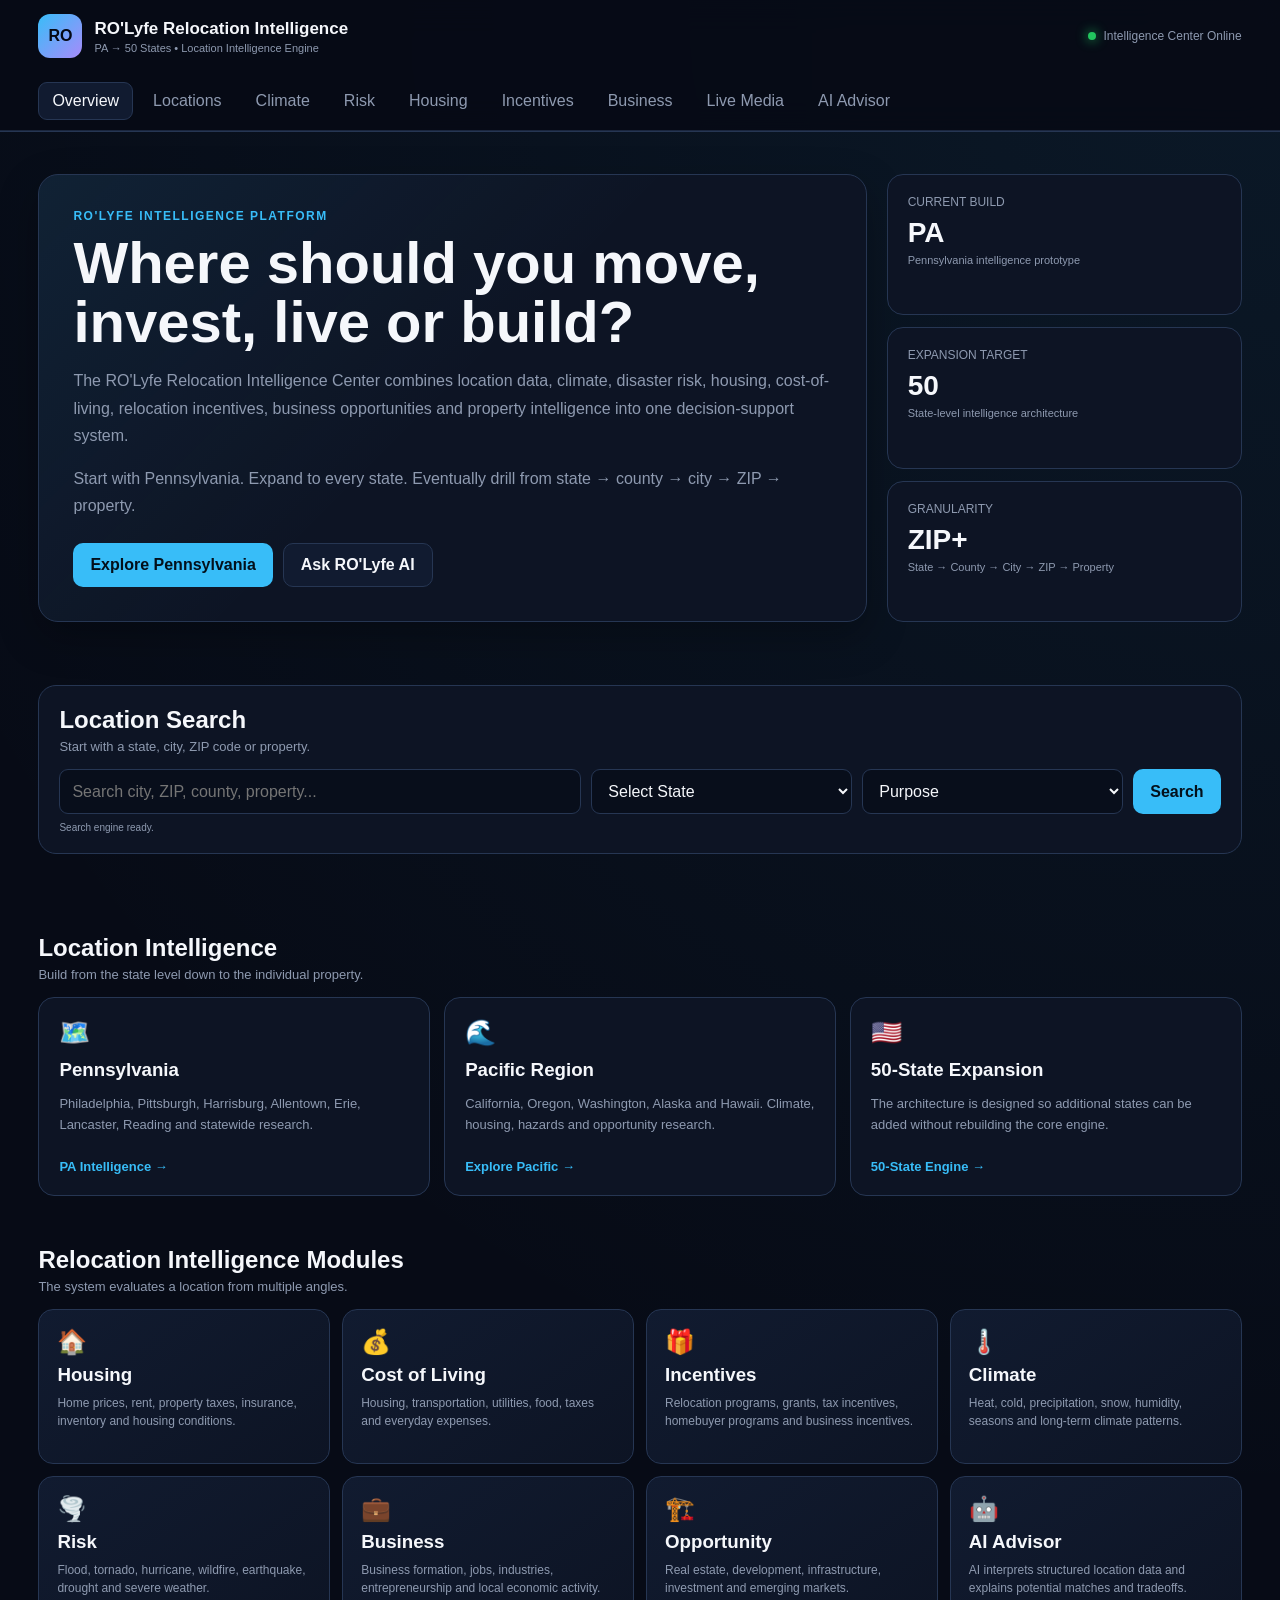
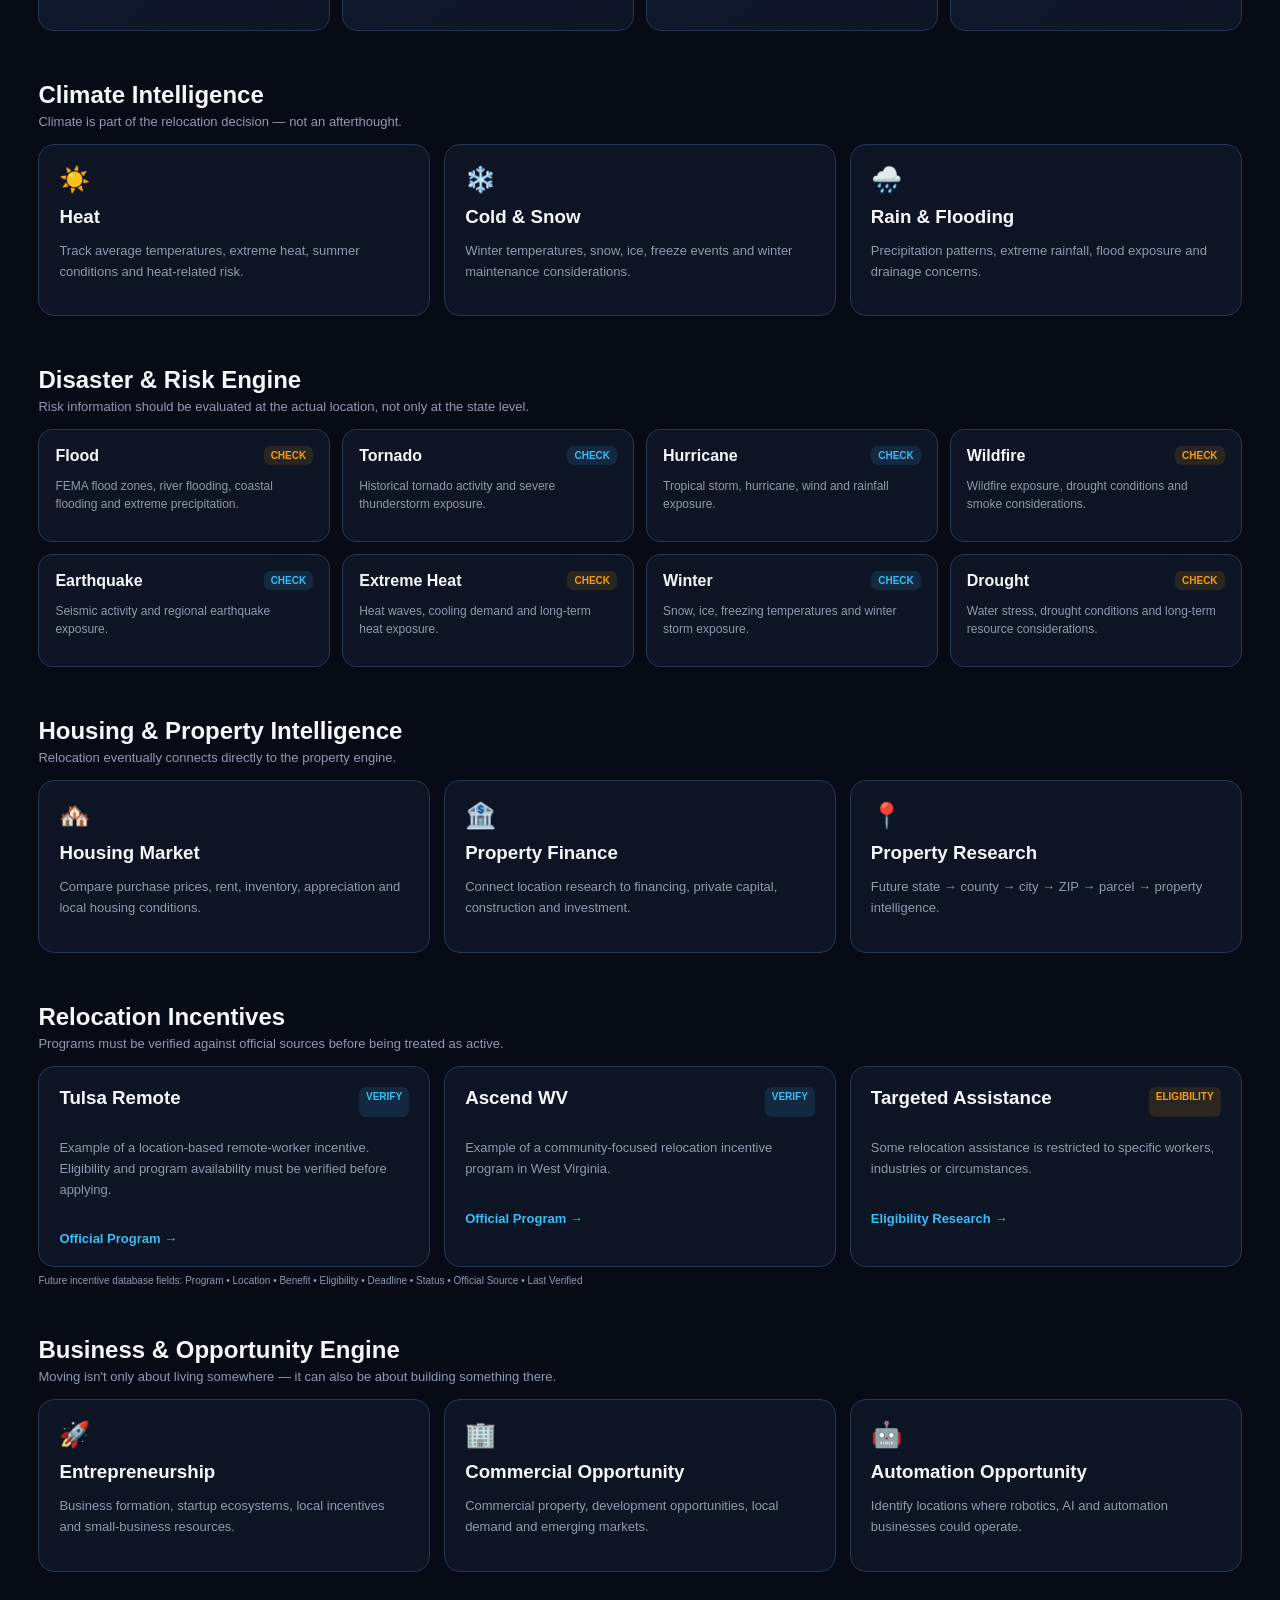
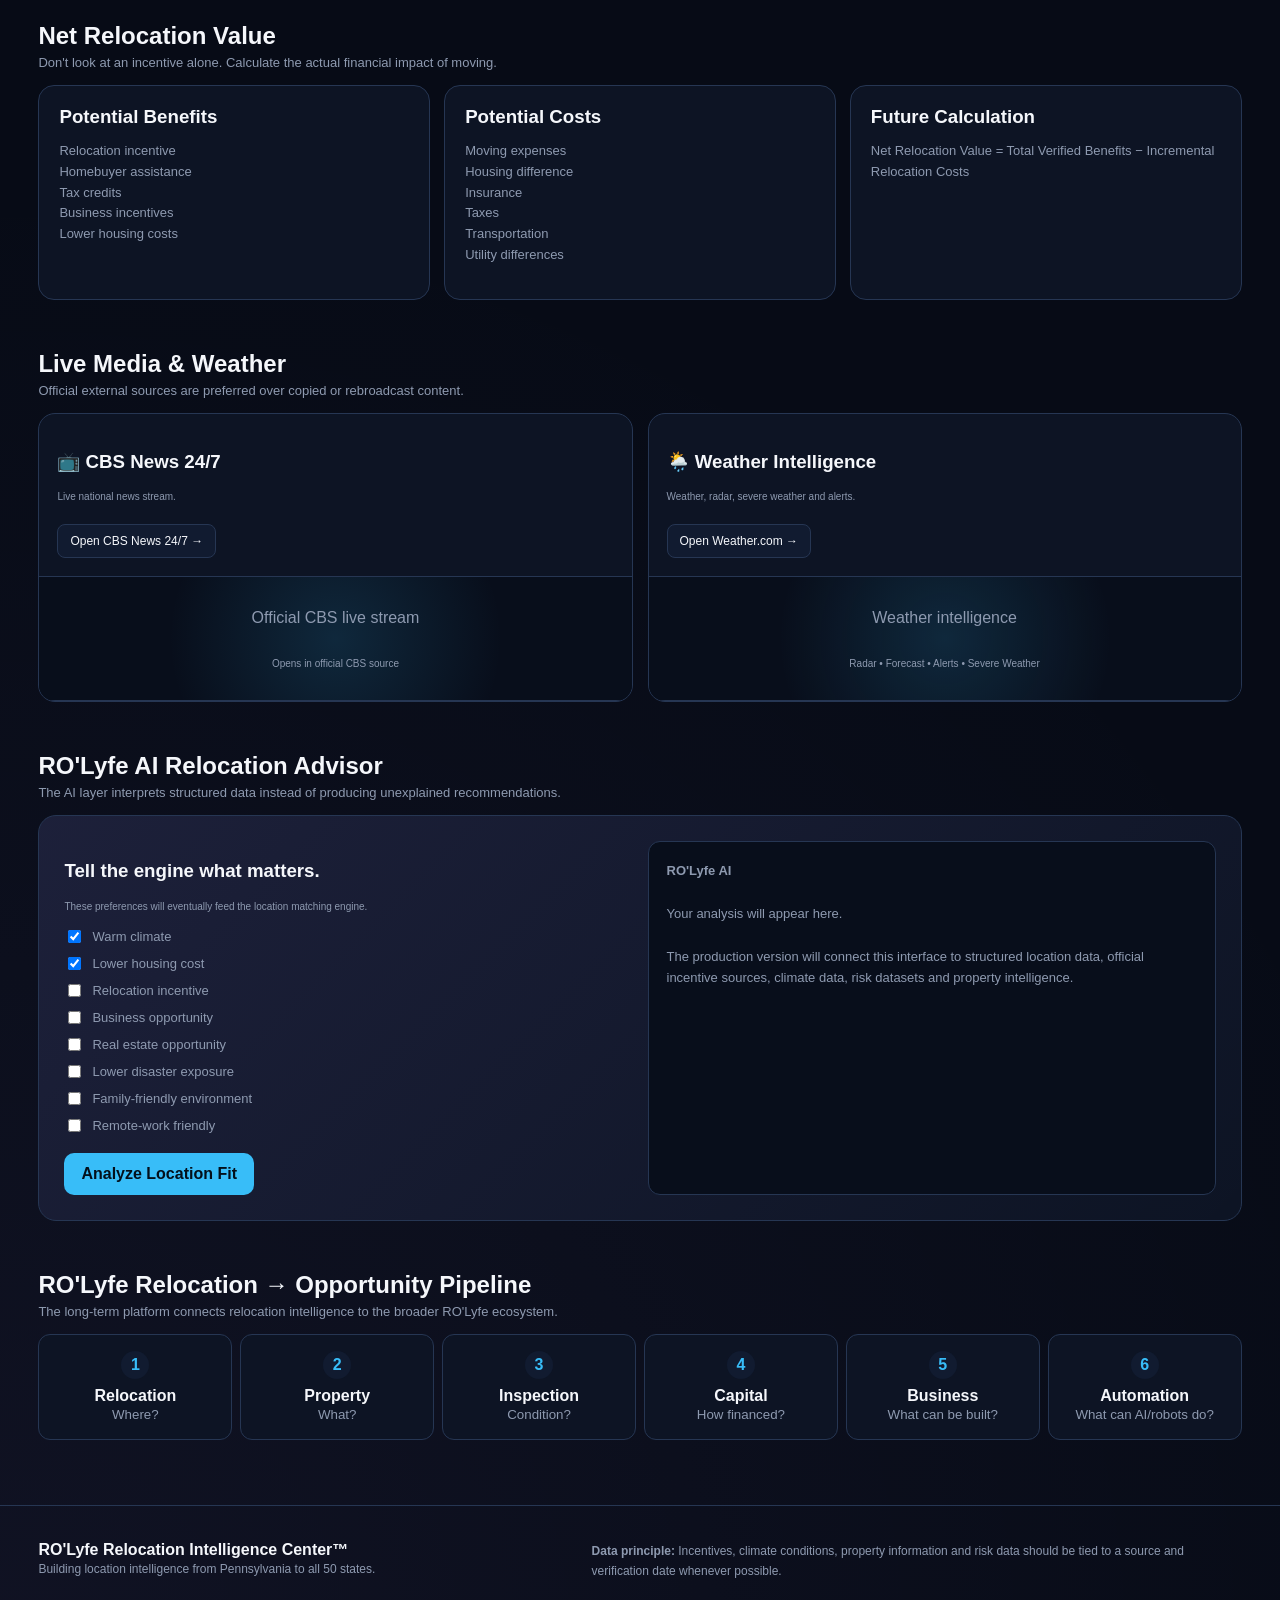
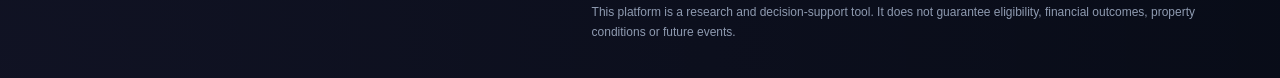
<file: modules/index.html>
<!DOCTYPE html>
<html lang="en">
<head>
<meta charset="UTF-8">
<meta name="viewport" content="width=device-width, initial-scale=1.0">

<title>RO'Lyfe Relocation Intelligence Center™</title>

<meta name="description"
content="RO'Lyfe Relocation Intelligence Center — research states, cities, incentives, climate, disaster risk, housing, business opportunity and relocation intelligence. PA → 50 States.">

<style>
:root{
    --bg:#070b16;
    --panel:#0d1424;
    --panel2:#111b30;
    --border:#263653;
    --text:#f5f7fb;
    --muted:#8e9ab0;
    --accent:#38bdf8;
    --accent2:#22c55e;
    --warning:#f59e0b;
    --danger:#ef4444;
    --purple:#a78bfa;
    --shadow:0 15px 40px rgba(0,0,0,.28);
}

*{
    box-sizing:border-box;
}

html{
    scroll-behavior:smooth;
}

body{
    margin:0;
    background:
        radial-gradient(circle at top right,rgba(56,189,248,.08),transparent 30%),
        radial-gradient(circle at bottom left,rgba(167,139,250,.06),transparent 30%),
        var(--bg);
    color:var(--text);
    font-family:Inter,Arial,Helvetica,sans-serif;
}

button,
input,
select{
    font:inherit;
}

button{
    cursor:pointer;
}

a{
    color:inherit;
    text-decoration:none;
}

.container{
    width:min(1400px,94%);
    margin:auto;
}

/* HEADER */

header{
    position:sticky;
    top:0;
    z-index:1000;
    backdrop-filter:blur(16px);
    background:rgba(7,11,22,.9);
    border-bottom:1px solid var(--border);
}

.header-inner{
    min-height:72px;
    display:flex;
    align-items:center;
    justify-content:space-between;
    gap:20px;
}

.brand{
    display:flex;
    align-items:center;
    gap:12px;
}

.logo{
    width:44px;
    height:44px;
    border-radius:12px;
    display:grid;
    place-items:center;
    background:linear-gradient(135deg,var(--accent),var(--purple));
    color:#050914;
    font-weight:900;
}

.brand-title{
    font-size:17px;
    font-weight:800;
}

.brand-subtitle{
    color:var(--muted);
    font-size:11px;
    margin-top:3px;
}

.header-status{
    display:flex;
    align-items:center;
    gap:8px;
    color:var(--muted);
    font-size:12px;
}

.status-dot{
    width:8px;
    height:8px;
    border-radius:50%;
    background:var(--accent2);
    box-shadow:0 0 12px var(--accent2);
}

/* NAV */

nav{
    border-bottom:1px solid rgba(38,54,83,.65);
    overflow-x:auto;
}

.nav-inner{
    display:flex;
    gap:6px;
    padding:10px 0;
    min-width:max-content;
}

.nav-btn{
    border:1px solid transparent;
    background:transparent;
    color:var(--muted);
    padding:9px 13px;
    border-radius:9px;
    transition:.2s;
}

.nav-btn:hover,
.nav-btn.active{
    color:var(--text);
    background:var(--panel2);
    border-color:var(--border);
}

/* HERO */

.hero{
    padding:42px 0 28px;
}

.hero-grid{
    display:grid;
    grid-template-columns:1.4fr .6fr;
    gap:20px;
}

.hero-main{
    padding:34px;
    border:1px solid var(--border);
    border-radius:20px;
    background:
        linear-gradient(135deg,rgba(56,189,248,.08),transparent 50%),
        var(--panel);
    box-shadow:var(--shadow);
}

.eyebrow{
    color:var(--accent);
    font-size:12px;
    font-weight:800;
    letter-spacing:1.5px;
    text-transform:uppercase;
}

h1{
    margin:10px 0 14px;
    font-size:clamp(32px,5vw,58px);
    line-height:1.02;
}

.hero-main p{
    max-width:780px;
    color:var(--muted);
    font-size:16px;
    line-height:1.7;
}

.hero-actions{
    display:flex;
    flex-wrap:wrap;
    gap:10px;
    margin-top:24px;
}

.primary{
    border:0;
    background:var(--accent);
    color:#03101b;
    padding:12px 17px;
    border-radius:10px;
    font-weight:800;
}

.secondary{
    border:1px solid var(--border);
    background:var(--panel2);
    color:var(--text);
    padding:12px 17px;
    border-radius:10px;
    font-weight:700;
}

.hero-side{
    display:grid;
    gap:12px;
}

.stat-card{
    border:1px solid var(--border);
    background:var(--panel);
    border-radius:16px;
    padding:20px;
}

.stat-label{
    color:var(--muted);
    font-size:12px;
}

.stat-value{
    font-size:28px;
    font-weight:900;
    margin-top:8px;
}

.stat-note{
    color:var(--muted);
    font-size:11px;
    margin-top:5px;
}

/* SEARCH */

.search-panel{
    margin:10px 0 30px;
    border:1px solid var(--border);
    border-radius:18px;
    padding:20px;
    background:var(--panel);
}

.search-grid{
    display:grid;
    grid-template-columns:2fr 1fr 1fr auto;
    gap:10px;
}

input,
select{
    width:100%;
    background:#080e1b;
    border:1px solid var(--border);
    color:var(--text);
    padding:12px;
    border-radius:9px;
    outline:none;
}

input:focus,
select:focus{
    border-color:var(--accent);
}

/* SECTIONS */

section{
    padding:25px 0;
}

.section-heading{
    display:flex;
    justify-content:space-between;
    align-items:end;
    gap:20px;
    margin-bottom:15px;
}

.section-heading h2{
    margin:0;
    font-size:24px;
}

.section-heading p{
    margin:5px 0 0;
    color:var(--muted);
    font-size:13px;
}

/* CARDS */

.grid{
    display:grid;
    grid-template-columns:repeat(3,1fr);
    gap:14px;
}

.card{
    border:1px solid var(--border);
    background:var(--panel);
    border-radius:16px;
    padding:20px;
    transition:.2s;
}

.card:hover{
    transform:translateY(-2px);
    border-color:#3b557c;
}

.card-icon{
    font-size:25px;
    margin-bottom:12px;
}

.card h3{
    margin:0 0 8px;
}

.card p{
    color:var(--muted);
    font-size:13px;
    line-height:1.6;
}

.card-action{
    display:inline-block;
    margin-top:10px;
    color:var(--accent);
    font-size:13px;
    font-weight:700;
}

/* INTELLIGENCE MODULES */

.module-grid{
    display:grid;
    grid-template-columns:repeat(4,1fr);
    gap:12px;
}

.module{
    min-height:155px;
    border:1px solid var(--border);
    border-radius:15px;
    background:linear-gradient(145deg,var(--panel2),var(--panel));
    padding:18px;
}

.module h3{
    margin:8px 0;
}

.module p{
    margin:0;
    color:var(--muted);
    font-size:12px;
    line-height:1.55;
}

.module-icon{
    font-size:24px;
}

/* RISK */

.risk-grid{
    display:grid;
    grid-template-columns:repeat(4,1fr);
    gap:12px;
}

.risk{
    border:1px solid var(--border);
    border-radius:14px;
    padding:16px;
    background:var(--panel);
}

.risk-top{
    display:flex;
    justify-content:space-between;
    align-items:center;
}

.risk-name{
    font-weight:800;
}

.badge{
    padding:4px 7px;
    border-radius:6px;
    font-size:10px;
    font-weight:800;
}

.badge.info{
    background:rgba(56,189,248,.12);
    color:var(--accent);
}

.badge.warn{
    background:rgba(245,158,11,.12);
    color:var(--warning);
}

.badge.danger{
    background:rgba(239,68,68,.12);
    color:var(--danger);
}

.risk p{
    color:var(--muted);
    font-size:12px;
    line-height:1.5;
}

/* INCENTIVES */

.incentive{
    display:flex;
    flex-direction:column;
    gap:8px;
}

.incentive-meta{
    display:flex;
    justify-content:space-between;
    gap:10px;
}

.status-active{
    color:var(--accent2);
}

.status-verify{
    color:var(--warning);
}

/* MEDIA */

.media-grid{
    display:grid;
    grid-template-columns:1fr 1fr;
    gap:15px;
}

.media-card{
    min-height:230px;
    border:1px solid var(--border);
    border-radius:17px;
    background:var(--panel);
    overflow:hidden;
}

.media-top{
    padding:18px;
}

.media-screen{
    min-height:125px;
    display:grid;
    place-items:center;
    background:
        radial-gradient(circle,rgba(56,189,248,.15),transparent 55%),
        #080e1b;
    border-top:1px solid var(--border);
    border-bottom:1px solid var(--border);
    color:var(--muted);
    text-align:center;
    padding:20px;
}

.media-button{
    margin-top:12px;
    display:inline-block;
    border:1px solid var(--border);
    background:var(--panel2);
    padding:9px 12px;
    border-radius:8px;
    font-size:12px;
}

/* AI */

.ai-box{
    border:1px solid var(--border);
    border-radius:18px;
    background:
        linear-gradient(135deg,rgba(167,139,250,.1),transparent),
        var(--panel);
    padding:25px;
}

.ai-grid{
    display:grid;
    grid-template-columns:1fr 1fr;
    gap:15px;
}

.ai-output{
    min-height:180px;
    border:1px solid var(--border);
    border-radius:12px;
    background:#080e1b;
    padding:18px;
    color:var(--muted);
    line-height:1.65;
    font-size:13px;
}

.preference-list{
    display:grid;
    gap:8px;
    margin-top:15px;
}

.preference{
    display:flex;
    align-items:center;
    gap:8px;
    color:var(--muted);
    font-size:13px;
}

.preference input{
    width:auto;
}

/* PIPELINE */

.pipeline{
    display:grid;
    grid-template-columns:repeat(6,1fr);
    gap:8px;
}

.step{
    text-align:center;
    border:1px solid var(--border);
    border-radius:12px;
    padding:16px 8px;
    background:var(--panel);
}

.step-number{
    width:28px;
    height:28px;
    margin:0 auto 8px;
    display:grid;
    place-items:center;
    border-radius:50%;
    background:var(--panel2);
    color:var(--accent);
    font-weight:900;
}

.step small{
    color:var(--muted);
}

/* FOOTER */

footer{
    margin-top:40px;
    padding:35px 0;
    border-top:1px solid var(--border);
}

.footer-grid{
    display:flex;
    justify-content:space-between;
    gap:30px;
    flex-wrap:wrap;
}

.footer-note{
    color:var(--muted);
    max-width:650px;
    font-size:12px;
    line-height:1.7;
}

.source{
    color:var(--muted);
    font-size:10px;
    margin-top:8px;
}

/* MOBILE */

@media(max-width:1000px){

    .hero-grid{
        grid-template-columns:1fr;
    }

    .module-grid{
        grid-template-columns:repeat(2,1fr);
    }

    .risk-grid{
        grid-template-columns:repeat(2,1fr);
    }

    .pipeline{
        grid-template-columns:repeat(3,1fr);
    }

    .search-grid{
        grid-template-columns:1fr 1fr;
    }
}

@media(max-width:650px){

    .container{
        width:min(94%,100%);
    }

    .header-status{
        display:none;
    }

    .hero{
        padding-top:25px;
    }

    .hero-main{
        padding:22px;
    }

    h1{
        font-size:34px;
    }

    .grid,
    .module-grid,
    .risk-grid,
    .media-grid,
    .ai-grid{
        grid-template-columns:1fr;
    }

    .search-grid{
        grid-template-columns:1fr;
    }

    .pipeline{
        grid-template-columns:repeat(2,1fr);
    }

    .section-heading{
        align-items:flex-start;
        flex-direction:column;
    }
}
</style>
</head>

<body>

<header>

<div class="container header-inner">

    <div class="brand">

        <div class="logo">RO</div>

        <div>
            <div class="brand-title">
                RO'Lyfe Relocation Intelligence
            </div>

            <div class="brand-subtitle">
                PA → 50 States • Location Intelligence Engine
            </div>
        </div>

    </div>

    <div class="header-status">
        <span class="status-dot"></span>
        Intelligence Center Online
    </div>

</div>

<nav>
<div class="container nav-inner">

    <button class="nav-btn active" onclick="scrollToSection('overview')">
        Overview
    </button>

    <button class="nav-btn" onclick="scrollToSection('locations')">
        Locations
    </button>

    <button class="nav-btn" onclick="scrollToSection('climate')">
        Climate
    </button>

    <button class="nav-btn" onclick="scrollToSection('risk')">
        Risk
    </button>

    <button class="nav-btn" onclick="scrollToSection('housing')">
        Housing
    </button>

    <button class="nav-btn" onclick="scrollToSection('incentives')">
        Incentives
    </button>

    <button class="nav-btn" onclick="scrollToSection('business')">
        Business
    </button>

    <button class="nav-btn" onclick="scrollToSection('media')">
        Live Media
    </button>

    <button class="nav-btn" onclick="scrollToSection('ai')">
        AI Advisor
    </button>

</div>
</nav>

</header>


<main>

<!-- HERO -->

<section id="overview" class="hero">

<div class="container hero-grid">

    <div class="hero-main">

        <div class="eyebrow">
            RO'Lyfe Intelligence Platform
        </div>

        <h1>
            Where should you move,
            invest, live or build?
        </h1>

        <p>
            The RO'Lyfe Relocation Intelligence Center combines
            location data, climate, disaster risk, housing,
            cost-of-living, relocation incentives, business
            opportunities and property intelligence into one
            decision-support system.
        </p>

        <p>
            Start with Pennsylvania. Expand to every state.
            Eventually drill from state → county → city → ZIP →
            property.
        </p>

        <div class="hero-actions">

            <button class="primary"
                    onclick="scrollToSection('locations')">
                Explore Pennsylvania
            </button>

            <button class="secondary"
                    onclick="scrollToSection('ai')">
                Ask RO'Lyfe AI
            </button>

        </div>

    </div>


    <div class="hero-side">

        <div class="stat-card">
            <div class="stat-label">
                CURRENT BUILD
            </div>

            <div class="stat-value">
                PA
            </div>

            <div class="stat-note">
                Pennsylvania intelligence prototype
            </div>
        </div>

        <div class="stat-card">
            <div class="stat-label">
                EXPANSION TARGET
            </div>

            <div class="stat-value">
                50
            </div>

            <div class="stat-note">
                State-level intelligence architecture
            </div>
        </div>

        <div class="stat-card">
            <div class="stat-label">
                GRANULARITY
            </div>

            <div class="stat-value">
                ZIP+
            </div>

            <div class="stat-note">
                State → County → City → ZIP → Property
            </div>
        </div>

    </div>

</div>

</section>


<!-- SEARCH -->

<section>

<div class="container">

<div class="search-panel">

    <div class="section-heading">

        <div>
            <h2>Location Search</h2>
            <p>
                Start with a state, city, ZIP code or property.
            </p>
        </div>

    </div>

    <div class="search-grid">

        <input
            id="locationSearch"
            type="text"
            placeholder="Search city, ZIP, county, property..."
        >

        <select id="stateSelect">

            <option value="">Select State</option>

            <option>Pennsylvania</option>
            <option>New Jersey</option>
            <option>Delaware</option>
            <option>Maryland</option>
            <option>Virginia</option>
            <option>North Carolina</option>
            <option>South Carolina</option>
            <option>Georgia</option>
            <option>Florida</option>
            <option>Tennessee</option>
            <option>Texas</option>
            <option>Oklahoma</option>
            <option>Arkansas</option>
            <option>Alabama</option>
            <option>Mississippi</option>
            <option>West Virginia</option>
            <option>Arizona</option>
            <option>Nevada</option>
            <option>California</option>
            <option>Oregon</option>
            <option>Washington</option>
            <option>Alaska</option>
            <option>Hawaii</option>

            <option>All 50 States</option>

        </select>

        <select id="purposeSelect">

            <option value="">Purpose</option>
            <option>Move</option>
            <option>Remote Work</option>
            <option>Family</option>
            <option>Business</option>
            <option>Real Estate</option>
            <option>Investment</option>
            <option>Retirement</option>
            <option>Relocation Incentive</option>

        </select>

        <button class="primary" onclick="runSearch()">
            Search
        </button>

    </div>

    <div id="searchResult" class="source">
        Search engine ready.
    </div>

</div>

</div>

</section>


<!-- LOCATIONS -->

<section id="locations">

<div class="container">

<div class="section-heading">

<div>
    <h2>Location Intelligence</h2>
    <p>
        Build from the state level down to the individual property.
    </p>
</div>

</div>


<div class="grid">

    <div class="card">

        <div class="card-icon">🗺️</div>

        <h3>Pennsylvania</h3>

        <p>
            Philadelphia, Pittsburgh, Harrisburg, Allentown,
            Erie, Lancaster, Reading and statewide research.
        </p>

        <span class="card-action">
            PA Intelligence →
        </span>

    </div>


    <div class="card">

        <div class="card-icon">🌊</div>

        <h3>Pacific Region</h3>

        <p>
            California, Oregon, Washington, Alaska and Hawaii.
            Climate, housing, hazards and opportunity research.
        </p>

        <span class="card-action">
            Explore Pacific →
        </span>

    </div>


    <div class="card">

        <div class="card-icon">🇺🇸</div>

        <h3>50-State Expansion</h3>

        <p>
            The architecture is designed so additional states
            can be added without rebuilding the core engine.
        </p>

        <span class="card-action">
            50-State Engine →
        </span>

    </div>

</div>

</div>

</section>


<!-- INTELLIGENCE -->

<section>

<div class="container">

<div class="section-heading">

<div>
    <h2>Relocation Intelligence Modules</h2>
    <p>
        The system evaluates a location from multiple angles.
    </p>
</div>

</div>


<div class="module-grid">

    <div class="module">
        <div class="module-icon">🏠</div>
        <h3>Housing</h3>
        <p>
            Home prices, rent, property taxes, insurance,
            inventory and housing conditions.
        </p>
    </div>


    <div class="module">
        <div class="module-icon">💰</div>
        <h3>Cost of Living</h3>
        <p>
            Housing, transportation, utilities, food,
            taxes and everyday expenses.
        </p>
    </div>


    <div class="module">
        <div class="module-icon">🎁</div>
        <h3>Incentives</h3>
        <p>
            Relocation programs, grants, tax incentives,
            homebuyer programs and business incentives.
        </p>
    </div>


    <div class="module">
        <div class="module-icon">🌡️</div>
        <h3>Climate</h3>
        <p>
            Heat, cold, precipitation, snow, humidity,
            seasons and long-term climate patterns.
        </p>
    </div>


    <div class="module">
        <div class="module-icon">🌪️</div>
        <h3>Risk</h3>
        <p>
            Flood, tornado, hurricane, wildfire,
            earthquake, drought and severe weather.
        </p>
    </div>


    <div class="module">
        <div class="module-icon">💼</div>
        <h3>Business</h3>
        <p>
            Business formation, jobs, industries,
            entrepreneurship and local economic activity.
        </p>
    </div>


    <div class="module">
        <div class="module-icon">🏗️</div>
        <h3>Opportunity</h3>
        <p>
            Real estate, development, infrastructure,
            investment and emerging markets.
        </p>
    </div>


    <div class="module">
        <div class="module-icon">🤖</div>
        <h3>AI Advisor</h3>
        <p>
            AI interprets structured location data and explains
            potential matches and tradeoffs.
        </p>
    </div>

</div>

</div>

</section>


<!-- CLIMATE -->

<section id="climate">

<div class="container">

<div class="section-heading">

<div>
    <h2>Climate Intelligence</h2>
    <p>
        Climate is part of the relocation decision — not an afterthought.
    </p>
</div>

</div>


<div class="grid">

    <div class="card">
        <div class="card-icon">☀️</div>
        <h3>Heat</h3>
        <p>
            Track average temperatures, extreme heat,
            summer conditions and heat-related risk.
        </p>
    </div>

    <div class="card">
        <div class="card-icon">❄️</div>
        <h3>Cold & Snow</h3>
        <p>
            Winter temperatures, snow, ice, freeze events
            and winter maintenance considerations.
        </p>
    </div>

    <div class="card">
        <div class="card-icon">🌧️</div>
        <h3>Rain & Flooding</h3>
        <p>
            Precipitation patterns, extreme rainfall,
            flood exposure and drainage concerns.
        </p>
    </div>

</div>

</div>

</section>


<!-- RISK -->

<section id="risk">

<div class="container">

<div class="section-heading">

<div>
    <h2>Disaster & Risk Engine</h2>
    <p>
        Risk information should be evaluated at the actual location,
        not only at the state level.
    </p>
</div>

</div>


<div class="risk-grid">

    <div class="risk">
        <div class="risk-top">
            <span class="risk-name">Flood</span>
            <span class="badge warn">CHECK</span>
        </div>
        <p>
            FEMA flood zones, river flooding, coastal flooding
            and extreme precipitation.
        </p>
    </div>


    <div class="risk">
        <div class="risk-top">
            <span class="risk-name">Tornado</span>
            <span class="badge info">CHECK</span>
        </div>
        <p>
            Historical tornado activity and severe thunderstorm
            exposure.
        </p>
    </div>


    <div class="risk">
        <div class="risk-top">
            <span class="risk-name">Hurricane</span>
            <span class="badge info">CHECK</span>
        </div>
        <p>
            Tropical storm, hurricane, wind and rainfall
            exposure.
        </p>
    </div>


    <div class="risk">
        <div class="risk-top">
            <span class="risk-name">Wildfire</span>
            <span class="badge warn">CHECK</span>
        </div>
        <p>
            Wildfire exposure, drought conditions and
            smoke considerations.
        </p>
    </div>


    <div class="risk">
        <div class="risk-top">
            <span class="risk-name">Earthquake</span>
            <span class="badge info">CHECK</span>
        </div>
        <p>
            Seismic activity and regional earthquake exposure.
        </p>
    </div>


    <div class="risk">
        <div class="risk-top">
            <span class="risk-name">Extreme Heat</span>
            <span class="badge warn">CHECK</span>
        </div>
        <p>
            Heat waves, cooling demand and long-term
            heat exposure.
        </p>
    </div>


    <div class="risk">
        <div class="risk-top">
            <span class="risk-name">Winter</span>
            <span class="badge info">CHECK</span>
        </div>
        <p>
            Snow, ice, freezing temperatures and winter
            storm exposure.
        </p>
    </div>


    <div class="risk">
        <div class="risk-top">
            <span class="risk-name">Drought</span>
            <span class="badge warn">CHECK</span>
        </div>
        <p>
            Water stress, drought conditions and long-term
            resource considerations.
        </p>
    </div>

</div>

</div>

</section>


<!-- HOUSING -->

<section id="housing">

<div class="container">

<div class="section-heading">

<div>
    <h2>Housing & Property Intelligence</h2>
    <p>
        Relocation eventually connects directly to the property engine.
    </p>
</div>

</div>


<div class="grid">

    <div class="card">
        <div class="card-icon">🏘️</div>
        <h3>Housing Market</h3>
        <p>
            Compare purchase prices, rent, inventory,
            appreciation and local housing conditions.
        </p>
    </div>

    <div class="card">
        <div class="card-icon">🏦</div>
        <h3>Property Finance</h3>
        <p>
            Connect location research to financing,
            private capital, construction and investment.
        </p>
    </div>

    <div class="card">
        <div class="card-icon">📍</div>
        <h3>Property Research</h3>
        <p>
            Future state → county → city → ZIP →
            parcel → property intelligence.
        </p>
    </div>

</div>

</div>

</section>


<!-- INCENTIVES -->

<section id="incentives">

<div class="container">

<div class="section-heading">

<div>
    <h2>Relocation Incentives</h2>
    <p>
        Programs must be verified against official sources before
        being treated as active.
    </p>
</div>

</div>


<div class="grid">

    <div class="card incentive">

        <div class="incentive-meta">
            <h3>Tulsa Remote</h3>
            <span class="badge info">VERIFY</span>
        </div>

        <p>
            Example of a location-based remote-worker incentive.
            Eligibility and program availability must be verified
            before applying.
        </p>

        <span class="card-action">
            Official Program →
        </span>

    </div>


    <div class="card incentive">

        <div class="incentive-meta">
            <h3>Ascend WV</h3>
            <span class="badge info">VERIFY</span>
        </div>

        <p>
            Example of a community-focused relocation incentive
            program in West Virginia.
        </p>

        <span class="card-action">
            Official Program →
        </span>

    </div>


    <div class="card incentive">

        <div class="incentive-meta">
            <h3>Targeted Assistance</h3>
            <span class="badge warn">ELIGIBILITY</span>
        </div>

        <p>
            Some relocation assistance is restricted to specific
            workers, industries or circumstances.
        </p>

        <span class="card-action">
            Eligibility Research →
        </span>

    </div>

</div>


<div class="source">
    Future incentive database fields:
    Program • Location • Benefit • Eligibility • Deadline •
    Status • Official Source • Last Verified
</div>

</div>

</section>


<!-- BUSINESS -->

<section id="business">

<div class="container">

<div class="section-heading">

<div>
    <h2>Business & Opportunity Engine</h2>
    <p>
        Moving isn't only about living somewhere — it can also be
        about building something there.
    </p>
</div>

</div>


<div class="grid">

    <div class="card">
        <div class="card-icon">🚀</div>
        <h3>Entrepreneurship</h3>
        <p>
            Business formation, startup ecosystems,
            local incentives and small-business resources.
        </p>
    </div>


    <div class="card">
        <div class="card-icon">🏢</div>
        <h3>Commercial Opportunity</h3>
        <p>
            Commercial property, development opportunities,
            local demand and emerging markets.
        </p>
    </div>


    <div class="card">
        <div class="card-icon">🤖</div>
        <h3>Automation Opportunity</h3>
        <p>
            Identify locations where robotics, AI and automation
            businesses could operate.
        </p>
    </div>

</div>

</div>

</section>


<!-- NET RELOCATION VALUE -->

<section>

<div class="container">

<div class="section-heading">

<div>
    <h2>Net Relocation Value</h2>
    <p>
        Don't look at an incentive alone. Calculate the actual
        financial impact of moving.
    </p>
</div>

</div>


<div class="grid">

    <div class="card">

        <h3>Potential Benefits</h3>

        <p>
            Relocation incentive<br>
            Homebuyer assistance<br>
            Tax credits<br>
            Business incentives<br>
            Lower housing costs
        </p>

    </div>


    <div class="card">

        <h3>Potential Costs</h3>

        <p>
            Moving expenses<br>
            Housing difference<br>
            Insurance<br>
            Taxes<br>
            Transportation<br>
            Utility differences
        </p>

    </div>


    <div class="card">

        <h3>Future Calculation</h3>

        <p>
            Net Relocation Value =
            Total Verified Benefits −
            Incremental Relocation Costs
        </p>

    </div>

</div>

</div>

</section>


<!-- MEDIA -->

<section id="media">

<div class="container">

<div class="section-heading">

<div>
    <h2>Live Media & Weather</h2>
    <p>
        Official external sources are preferred over copied or
        rebroadcast content.
    </p>
</div>

</div>


<div class="media-grid">

    <div class="media-card">

        <div class="media-top">

            <h3>📺 CBS News 24/7</h3>

            <p class="source">
                Live national news stream.
            </p>

            <a
                class="media-button"
                href="https://www.cbsnews.com/live/"
                target="_blank"
                rel="noopener">
                Open CBS News 24/7 →
            </a>

        </div>

        <div class="media-screen">

            Official CBS live stream

            <br>

            <span class="source">
                Opens in official CBS source
            </span>

        </div>

    </div>


    <div class="media-card">

        <div class="media-top">

            <h3>🌦️ Weather Intelligence</h3>

            <p class="source">
                Weather, radar, severe weather and alerts.
            </p>

            <a
                class="media-button"
                href="https://weather.com/"
                target="_blank"
                rel="noopener">
                Open Weather.com →
            </a>

        </div>

        <div class="media-screen">

            Weather intelligence

            <br>

            <span class="source">
                Radar • Forecast • Alerts • Severe Weather
            </span>

        </div>

    </div>

</div>

</div>

</section>


<!-- AI -->

<section id="ai">

<div class="container">

<div class="section-heading">

<div>
    <h2>RO'Lyfe AI Relocation Advisor</h2>
    <p>
        The AI layer interprets structured data instead of producing
        unexplained recommendations.
    </p>
</div>

</div>


<div class="ai-box">

<div class="ai-grid">

<div>

    <h3>Tell the engine what matters.</h3>

    <p class="source">
        These preferences will eventually feed the location
        matching engine.
    </p>


    <div class="preference-list">

        <label class="preference">
            <input type="checkbox" checked>
            Warm climate
        </label>

        <label class="preference">
            <input type="checkbox" checked>
            Lower housing cost
        </label>

        <label class="preference">
            <input type="checkbox">
            Relocation incentive
        </label>

        <label class="preference">
            <input type="checkbox">
            Business opportunity
        </label>

        <label class="preference">
            <input type="checkbox">
            Real estate opportunity
        </label>

        <label class="preference">
            <input type="checkbox">
            Lower disaster exposure
        </label>

        <label class="preference">
            <input type="checkbox">
            Family-friendly environment
        </label>

        <label class="preference">
            <input type="checkbox">
            Remote-work friendly
        </label>

    </div>

    <button
        class="primary"
        style="margin-top:18px"
        onclick="generateAnalysis()">

        Analyze Location Fit

    </button>

</div>


<div id="aiOutput" class="ai-output">

    <strong>RO'Lyfe AI</strong>

    <br><br>

    Your analysis will appear here.

    <br><br>

    The production version will connect this interface
    to structured location data, official incentive sources,
    climate data, risk datasets and property intelligence.

</div>

</div>

</div>

</div>

</section>


<!-- PIPELINE -->

<section>

<div class="container">

<div class="section-heading">

<div>
    <h2>RO'Lyfe Relocation → Opportunity Pipeline</h2>
    <p>
        The long-term platform connects relocation intelligence
        to the broader RO'Lyfe ecosystem.
    </p>
</div>

</div>


<div class="pipeline">

    <div class="step">
        <div class="step-number">1</div>
        <strong>Relocation</strong>
        <br>
        <small>Where?</small>
    </div>

    <div class="step">
        <div class="step-number">2</div>
        <strong>Property</strong>
        <br>
        <small>What?</small>
    </div>

    <div class="step">
        <div class="step-number">3</div>
        <strong>Inspection</strong>
        <br>
        <small>Condition?</small>
    </div>

    <div class="step">
        <div class="step-number">4</div>
        <strong>Capital</strong>
        <br>
        <small>How financed?</small>
    </div>

    <div class="step">
        <div class="step-number">5</div>
        <strong>Business</strong>
        <br>
        <small>What can be built?</small>
    </div>

    <div class="step">
        <div class="step-number">6</div>
        <strong>Automation</strong>
        <br>
        <small>What can AI/robots do?</small>
    </div>

</div>

</div>

</section>


</main>


<footer>

<div class="container footer-grid">

<div>

    <strong>
        RO'Lyfe Relocation Intelligence Center™
    </strong>

    <div class="footer-note">
        Building location intelligence from Pennsylvania
        to all 50 states.
    </div>

</div>


<div class="footer-note">

    <strong>Data principle:</strong>

    Incentives, climate conditions, property information
    and risk data should be tied to a source and verification
    date whenever possible.

    <br><br>

    This platform is a research and decision-support tool.
    It does not guarantee eligibility, financial outcomes,
    property conditions or future events.

</div>

</div>

</footer>


<script>

/* ================================
   RO'LYFE RELOCATION ENGINE
   ================================ */

function scrollToSection(id){

    const element = document.getElementById(id);

    if(element){
        element.scrollIntoView({
            behavior:"smooth",
            block:"start"
        });
    }
}


/* ================================
   LOCATION SEARCH
   ================================ */

function runSearch(){

    const query =
        document.getElementById("locationSearch").value.trim();

    const state =
        document.getElementById("stateSelect").value;

    const purpose =
        document.getElementById("purposeSelect").value;

    const result =
        document.getElementById("searchResult");


    if(!query && !state){

        result.innerHTML =
            "Enter a location or select a state to begin.";

        return;
    }


    let message =
        "Search prepared for ";

    if(query){
        message += "<strong>" + escapeHTML(query) + "</strong>";
    }

    if(state){

        if(query){
            message += " • ";
        }

        message += "<strong>" +
            escapeHTML(state) +
            "</strong>";
    }

    if(purpose){

        message +=
            " • Purpose: <strong>" +
            escapeHTML(purpose) +
            "</strong>";
    }


    message +=
        "<br>Future engine connection: states.json → location database → official sources → AI analysis.";

    result.innerHTML = message;
}


/* ================================
   AI PROTOTYPE
   ================================ */

function generateAnalysis(){

    const output =
        document.getElementById("aiOutput");


    output.innerHTML = `

        <strong>RO'Lyfe AI — Prototype Analysis</strong>

        <br><br>

        Your selected preferences have been captured.

        <br><br>

        <strong>Next engine stage:</strong>

        <br>

        1. Identify locations matching the selected criteria.<br>
        2. Pull verified incentive programs.<br>
        3. Compare housing and cost-of-living data.<br>
        4. Evaluate climate and disaster exposure.<br>
        5. Identify business and real-estate opportunities.<br>
        6. Explain tradeoffs and missing information.

        <br><br>

        <span class="source">
        This prototype intentionally does not invent live
        location data. Production analysis will use structured
        datasets and verified sources.
        </span>

    `;
}


/* ================================
   SECURITY
   ================================ */

function escapeHTML(value){

    return value
        .replace(/&/g,"&amp;")
        .replace(/</g,"&lt;")
        .replace(/>/g,"&gt;")
        .replace(/"/g,"&quot;")
        .replace(/'/g,"&#039;");
}


/* ================================
   NAV ACTIVE STATE
   ================================ */

const sections =
    document.querySelectorAll("main section[id]");

const navButtons =
    document.querySelectorAll(".nav-btn");


window.addEventListener("scroll",()=>{

    let current = "";

    sections.forEach(section => {

        const top =
            section.offsetTop - 150;

        if(window.scrollY >= top){
            current = section.id;
        }

    });


    navButtons.forEach(button => {

        button.classList.remove("active");

        const action =
            button.getAttribute("onclick") || "";

        if(action.includes(current)){
            button.classList.add("active");
        }

    });

});


</script>

</body>
          </html>
</file>
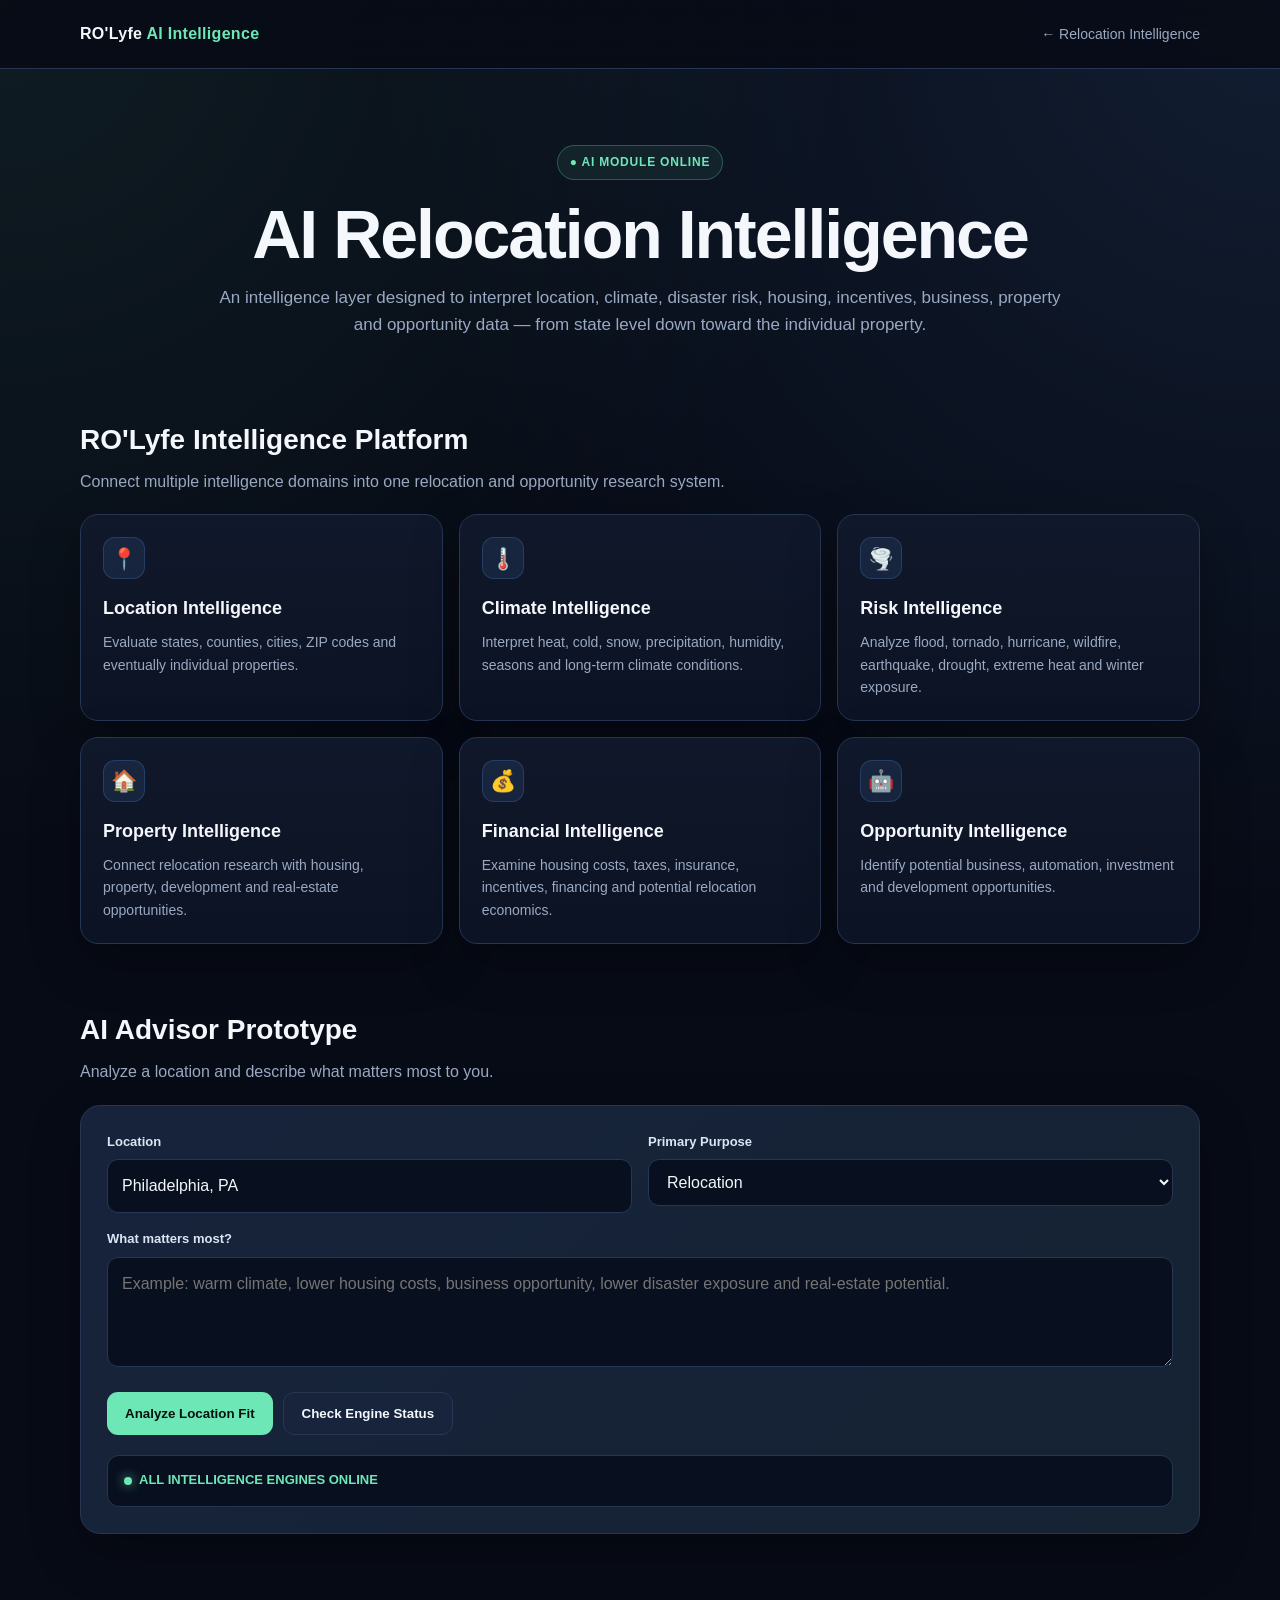
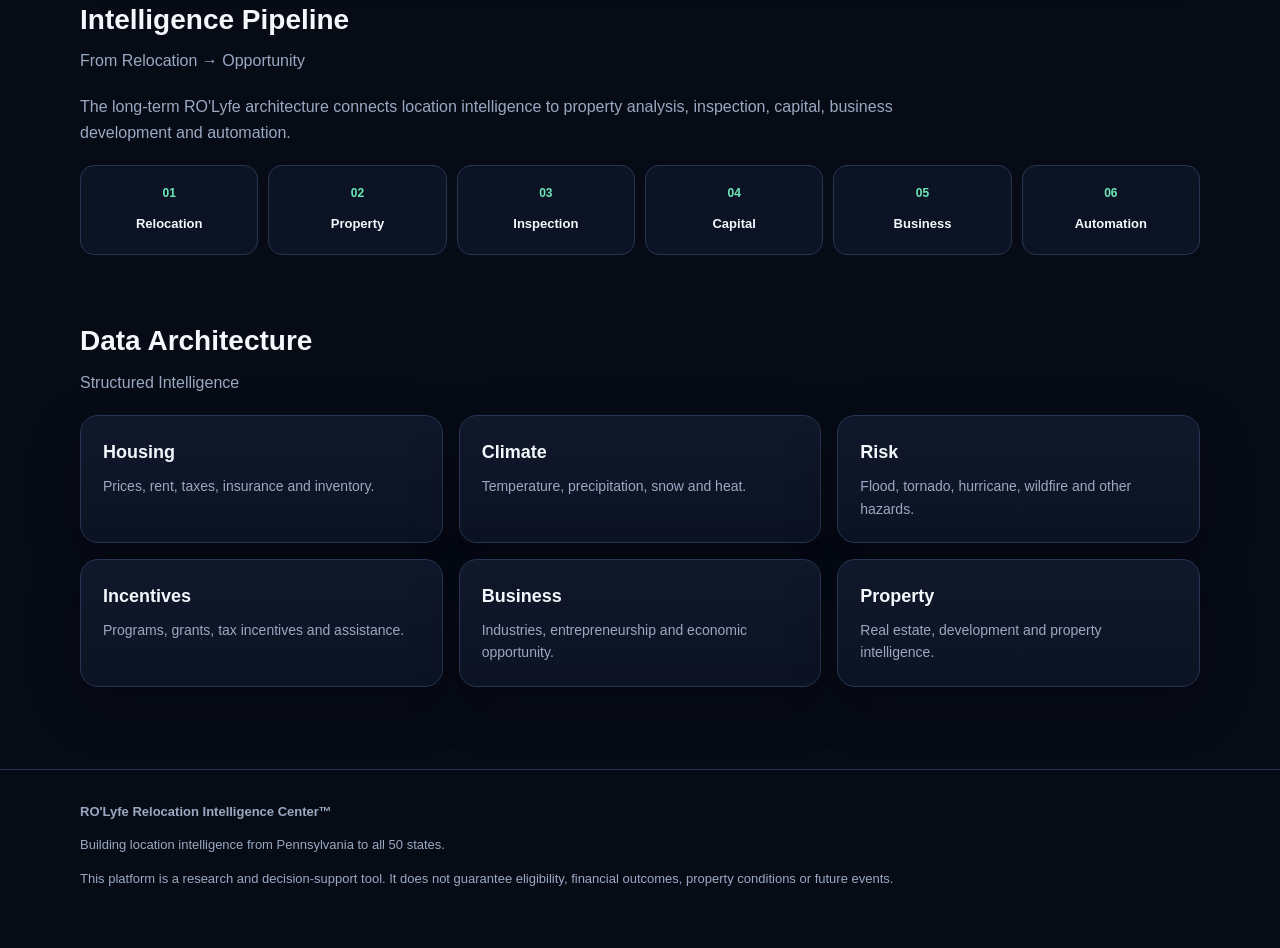
<file: modules/ai/index.html>
<!DOCTYPE html>
<html lang="en">
<head>
  <meta charset="UTF-8">
  <meta name="viewport" content="width=device-width, initial-scale=1.0">

  <title>RO'Lyfe AI Intelligence</title>

  <meta
    name="description"
    content="RO'Lyfe AI Relocation Intelligence — location, climate, risk, housing, property, financial and opportunity intelligence."
  >

  <style>
    :root {
      --bg: #070b16;
      --panel: #10182b;
      --panel-2: #0c1324;
      --border: #263653;
      --text: #f4f7fb;
      --muted: #9aa9c2;
      --accent: #6ee7b7;
      --accent-2: #60a5fa;
      --warning: #fbbf24;
      --danger: #f87171;
      --shadow: 0 18px 50px rgba(0,0,0,.28);
    }

    * {
      box-sizing: border-box;
    }

    html {
      scroll-behavior: smooth;
    }

    body {
      margin: 0;
      background:
        radial-gradient(circle at top right, rgba(96,165,250,.12), transparent 32%),
        radial-gradient(circle at top left, rgba(110,231,183,.08), transparent 30%),
        var(--bg);
      color: var(--text);
      font-family: Arial, Helvetica, sans-serif;
      line-height: 1.6;
    }

    a {
      color: inherit;
      text-decoration: none;
    }

    .container {
      width: min(1120px, calc(100% - 32px));
      margin: 0 auto;
    }

    header {
      position: sticky;
      top: 0;
      z-index: 100;
      backdrop-filter: blur(14px);
      background: rgba(7,11,22,.86);
      border-bottom: 1px solid var(--border);
    }

    .nav {
      min-height: 68px;
      display: flex;
      align-items: center;
      justify-content: space-between;
      gap: 20px;
    }

    .brand {
      font-weight: 800;
      letter-spacing: .3px;
    }

    .brand span {
      color: var(--accent);
    }

    .back {
      color: var(--muted);
      font-size: 14px;
    }

    .back:hover {
      color: var(--text);
    }

    .hero {
      padding: 76px 0 48px;
      text-align: center;
    }

    .eyebrow {
      display: inline-flex;
      align-items: center;
      gap: 8px;
      padding: 7px 12px;
      border: 1px solid rgba(110,231,183,.28);
      border-radius: 999px;
      background: rgba(110,231,183,.07);
      color: var(--accent);
      font-size: 12px;
      font-weight: 800;
      letter-spacing: .8px;
      text-transform: uppercase;
    }

    .hero h1 {
      margin: 20px auto 14px;
      max-width: 850px;
      font-size: clamp(36px, 7vw, 68px);
      line-height: 1.02;
      letter-spacing: -2px;
    }

    .hero p {
      max-width: 850px;
      margin: 0 auto;
      color: var(--muted);
      font-size: 17px;
    }

    section {
      padding: 32px 0;
    }

    .section-title {
      margin-bottom: 20px;
    }

    .section-title h2 {
      margin: 0 0 6px;
      font-size: 28px;
    }

    .section-title p {
      margin: 0;
      color: var(--muted);
    }

    .grid {
      display: grid;
      grid-template-columns: repeat(3, minmax(0, 1fr));
      gap: 16px;
    }

    .card {
      background: linear-gradient(180deg, rgba(16,24,43,.98), rgba(12,19,36,.98));
      border: 1px solid var(--border);
      border-radius: 18px;
      padding: 22px;
      box-shadow: var(--shadow);
    }

    .card h3 {
      margin: 0 0 8px;
      font-size: 18px;
    }

    .card p {
      margin: 0;
      color: var(--muted);
      font-size: 14px;
    }

    .icon {
      width: 42px;
      height: 42px;
      display: grid;
      place-items: center;
      margin-bottom: 15px;
      border-radius: 12px;
      background: rgba(96,165,250,.1);
      border: 1px solid rgba(96,165,250,.2);
      font-size: 21px;
    }

    .advisor {
      margin-top: 14px;
      padding: 26px;
      border: 1px solid var(--border);
      border-radius: 20px;
      background:
        linear-gradient(135deg, rgba(96,165,250,.08), rgba(110,231,183,.05)),
        var(--panel);
      box-shadow: var(--shadow);
    }

    .form-grid {
      display: grid;
      grid-template-columns: 1fr 1fr;
      gap: 16px;
    }

    label {
      display: block;
      margin-bottom: 7px;
      color: #dce5f5;
      font-size: 13px;
      font-weight: 700;
    }

    input,
    select,
    textarea {
      width: 100%;
      border: 1px solid var(--border);
      border-radius: 11px;
      background: #080f1e;
      color: var(--text);
      padding: 13px 14px;
      outline: none;
      font: inherit;
    }

    input:focus,
    select:focus,
    textarea:focus {
      border-color: var(--accent-2);
      box-shadow: 0 0 0 3px rgba(96,165,250,.1);
    }

    textarea {
      min-height: 110px;
      resize: vertical;
    }

    .full {
      grid-column: 1 / -1;
    }

    .button-row {
      margin-top: 18px;
      display: flex;
      flex-wrap: wrap;
      gap: 10px;
    }

    button {
      border: 0;
      border-radius: 11px;
      padding: 13px 18px;
      background: var(--accent);
      color: #06120d;
      font-weight: 800;
      cursor: pointer;
    }

    button:hover {
      filter: brightness(1.05);
    }

    button.secondary {
      background: #17243b;
      color: var(--text);
      border: 1px solid var(--border);
    }

    .result {
      display: none;
      margin-top: 18px;
      padding: 18px;
      border: 1px solid rgba(110,231,183,.25);
      border-radius: 14px;
      background: rgba(110,231,183,.05);
    }

    .result.show {
      display: block;
    }

    .result-title {
      color: var(--accent);
      font-weight: 800;
      margin-bottom: 6px;
    }

    .status {
      display: inline-flex;
      align-items: center;
      gap: 7px;
      color: var(--accent);
      font-size: 13px;
      font-weight: 800;
    }

    .status-dot {
      width: 8px;
      height: 8px;
      border-radius: 50%;
      background: var(--accent);
      box-shadow: 0 0 12px rgba(110,231,183,.8);
    }

    .pipeline {
      display: grid;
      grid-template-columns: repeat(6, 1fr);
      gap: 10px;
      margin-top: 20px;
    }

    .step {
      position: relative;
      padding: 18px 12px;
      text-align: center;
      border: 1px solid var(--border);
      border-radius: 14px;
      background: var(--panel-2);
    }

    .step-number {
      display: block;
      margin-bottom: 7px;
      color: var(--accent);
      font-size: 12px;
      font-weight: 800;
    }

    .step strong {
      font-size: 13px;
    }

    .architecture {
      display: grid;
      grid-template-columns: repeat(3, minmax(0, 1fr));
      gap: 16px;
    }

    .engine-status {
      margin-top: 20px;
      padding: 14px 16px;
      border: 1px solid var(--border);
      border-radius: 12px;
      background: #080f1e;
      color: var(--muted);
      font-size: 13px;
    }

    .engine-status strong {
      color: var(--text);
    }

    footer {
      margin-top: 50px;
      padding: 32px 0 45px;
      border-top: 1px solid var(--border);
      color: var(--muted);
      font-size: 13px;
    }

    @media (max-width: 850px) {
      .grid,
      .architecture {
        grid-template-columns: repeat(2, minmax(0, 1fr));
      }

      .pipeline {
        grid-template-columns: repeat(3, 1fr);
      }
    }

    @media (max-width: 600px) {
      .container {
        width: min(100% - 22px, 1120px);
      }

      .nav {
        min-height: 60px;
      }

      .hero {
        padding: 55px 0 30px;
      }

      .hero h1 {
        letter-spacing: -1px;
      }

      .grid,
      .architecture,
      .form-grid {
        grid-template-columns: 1fr;
      }

      .full {
        grid-column: auto;
      }

      .pipeline {
        grid-template-columns: repeat(2, 1fr);
      }

      .card,
      .advisor {
        padding: 18px;
      }
    }
  </style>
</head>

<body>

  <header>
    <div class="container nav">
      <div class="brand">
        RO'Lyfe <span>AI Intelligence</span>
      </div>

      <a class="back" href="../../">
        ← Relocation Intelligence
      </a>
    </div>
  </header>

  <main>

    <!-- HERO -->
    <section class="hero">
      <div class="container">

        <div class="eyebrow">
          ● AI MODULE ONLINE
        </div>

        <h1>
          AI Relocation Intelligence
        </h1>

        <p>
          An intelligence layer designed to interpret location, climate,
          disaster risk, housing, incentives, business, property and
          opportunity data — from state level down toward the individual property.
        </p>

      </div>
    </section>

    <!-- INTELLIGENCE MODULES -->
    <section>
      <div class="container">

        <div class="section-title">
          <h2>RO'Lyfe Intelligence Platform</h2>
          <p>
            Connect multiple intelligence domains into one relocation and
            opportunity research system.
          </p>
        </div>

        <div class="grid">

          <div class="card">
            <div class="icon">📍</div>
            <h3>Location Intelligence</h3>
            <p>
              Evaluate states, counties, cities, ZIP codes and eventually
              individual properties.
            </p>
          </div>

          <div class="card">
            <div class="icon">🌡️</div>
            <h3>Climate Intelligence</h3>
            <p>
              Interpret heat, cold, snow, precipitation, humidity, seasons
              and long-term climate conditions.
            </p>
          </div>

          <div class="card">
            <div class="icon">🌪️</div>
            <h3>Risk Intelligence</h3>
            <p>
              Analyze flood, tornado, hurricane, wildfire, earthquake,
              drought, extreme heat and winter exposure.
            </p>
          </div>

          <div class="card">
            <div class="icon">🏠</div>
            <h3>Property Intelligence</h3>
            <p>
              Connect relocation research with housing, property,
              development and real-estate opportunities.
            </p>
          </div>

          <div class="card">
            <div class="icon">💰</div>
            <h3>Financial Intelligence</h3>
            <p>
              Examine housing costs, taxes, insurance, incentives,
              financing and potential relocation economics.
            </p>
          </div>

          <div class="card">
            <div class="icon">🤖</div>
            <h3>Opportunity Intelligence</h3>
            <p>
              Identify potential business, automation, investment and
              development opportunities.
            </p>
          </div>

        </div>

      </div>
    </section>

    <!-- AI ADVISOR -->
    <section id="advisor">
      <div class="container">

        <div class="section-title">
          <h2>AI Advisor Prototype</h2>
          <p>
            Analyze a location and describe what matters most to you.
          </p>
        </div>

        <div class="advisor">

          <div class="form-grid">

            <div>
              <label for="location">
                Location
              </label>

              <input
                id="location"
                type="text"
                value="Philadelphia, PA"
                placeholder="Philadelphia, PA"
              >
            </div>

            <div>
              <label for="purpose">
                Primary Purpose
              </label>

              <select id="purpose">
                <option value="Relocation">Relocation</option>
                <option value="Investment">Investment</option>
                <option value="Business">Business</option>
                <option value="Property">Property</option>
                <option value="Development">Development</option>
                <option value="Retirement">Retirement</option>
              </select>
            </div>

            <div class="full">
              <label for="preferences">
                What matters most?
              </label>

              <textarea
                id="preferences"
                placeholder="Example: warm climate, lower housing costs, business opportunity, lower disaster exposure and real-estate potential."
              ></textarea>
            </div>

          </div>

          <div class="button-row">

            <button
              type="button"
              onclick="analyzeLocation()"
            >
              Analyze Location Fit
            </button>

            <button
              type="button"
              class="secondary"
              onclick="checkEngineStatus()"
            >
              Check Engine Status
            </button>

          </div>

          <div
            id="result"
            class="result"
            aria-live="polite"
          ></div>

          <div
            id="engineStatus"
            class="engine-status"
          >
            Checking intelligence engines...
          </div>

        </div>

      </div>
    </section>

    <!-- PIPELINE -->
    <section>
      <div class="container">

        <div class="section-title">
          <h2>Intelligence Pipeline</h2>
          <p>
            From Relocation → Opportunity
          </p>
        </div>

        <p style="color:var(--muted);max-width:850px;">
          The long-term RO'Lyfe architecture connects location intelligence
          to property analysis, inspection, capital, business development
          and automation.
        </p>

        <div class="pipeline">

          <div class="step">
            <span class="step-number">01</span>
            <strong>Relocation</strong>
          </div>

          <div class="step">
            <span class="step-number">02</span>
            <strong>Property</strong>
          </div>

          <div class="step">
            <span class="step-number">03</span>
            <strong>Inspection</strong>
          </div>

          <div class="step">
            <span class="step-number">04</span>
            <strong>Capital</strong>
          </div>

          <div class="step">
            <span class="step-number">05</span>
            <strong>Business</strong>
          </div>

          <div class="step">
            <span class="step-number">06</span>
            <strong>Automation</strong>
          </div>

        </div>

      </div>
    </section>

    <!-- DATA ARCHITECTURE -->
    <section>
      <div class="container">

        <div class="section-title">
          <h2>Data Architecture</h2>
          <p>
            Structured Intelligence
          </p>
        </div>

        <div class="architecture">

          <div class="card">
            <h3>Housing</h3>
            <p>
              Prices, rent, taxes, insurance and inventory.
            </p>
          </div>

          <div class="card">
            <h3>Climate</h3>
            <p>
              Temperature, precipitation, snow and heat.
            </p>
          </div>

          <div class="card">
            <h3>Risk</h3>
            <p>
              Flood, tornado, hurricane, wildfire and other hazards.
            </p>
          </div>

          <div class="card">
            <h3>Incentives</h3>
            <p>
              Programs, grants, tax incentives and assistance.
            </p>
          </div>

          <div class="card">
            <h3>Business</h3>
            <p>
              Industries, entrepreneurship and economic opportunity.
            </p>
          </div>

          <div class="card">
            <h3>Property</h3>
            <p>
              Real estate, development and property intelligence.
            </p>
          </div>

        </div>

      </div>
    </section>

  </main>

  <footer>
    <div class="container">

      <strong>
        RO'Lyfe Relocation Intelligence Center™
      </strong>

      <p>
        Building location intelligence from Pennsylvania to all 50 states.
      </p>

      <p>
        This platform is a research and decision-support tool. It does not
        guarantee eligibility, financial outcomes, property conditions or
        future events.
      </p>

    </div>
  </footer>


  <!--
    RO'Lyfe Intelligence Engines

    These are intentionally loaded after the page so the interface
    remains usable even if one future engine is unavailable.
  -->

  <script src="./ai.js"></script>
  <script src="./advisor.js"></script>
  <script src="./location-analysis.js"></script>
  <script src="./property-analysis.js"></script>


  <script>
    function getEngine(name) {
      return window[name] || null;
    }

    function checkEngineStatus() {

      const engines = {
        "AI Core": getEngine("ROlyfeAI"),
        "AI Advisor": getEngine("ROlyfeAdvisor"),
        "Location Analysis": getEngine("ROlyfeLocationAnalysis"),
        "Property Analysis": getEngine("ROlyfePropertyAnalysis")
      };

      const loaded = [];
      const missing = [];

      Object.keys(engines).forEach(function(name) {
        if (engines[name]) {
          loaded.push(name);
        } else {
          missing.push(name);
        }
      });

      const status = document.getElementById("engineStatus");

      if (missing.length === 0) {

        status.innerHTML =
          '<span class="status">' +
          '<span class="status-dot"></span>' +
          'ALL INTELLIGENCE ENGINES ONLINE' +
          '</span>';

      } else {

        status.innerHTML =
          '<strong>Engine Status:</strong> ' +
          loaded.length +
          ' online / ' +
          missing.length +
          ' awaiting integration.' +
          '<br><br>' +
          '<span style="font-size:12px;">' +
          'Loaded: ' +
          (loaded.length ? loaded.join(", ") : "None") +
          '<br>' +
          'Awaiting: ' +
          (missing.length ? missing.join(", ") : "None") +
          '</span>';
      }
    }


    function analyzeLocation() {

      const location =
        document.getElementById("location").value.trim();

      const purpose =
        document.getElementById("purpose").value;

      const preferences =
        document.getElementById("preferences").value.trim();

      const result =
        document.getElementById("result");

      if (!location) {

        result.classList.add("show");

        result.innerHTML =
          '<div class="result-title">Location Required</div>' +
          'Enter a city, state, ZIP code or other location to begin.';

        return;
      }

      /*
        Pass location/preferences into the available engines when
        their public APIs support it.

        The page does not invent property-analysis results from
        location-only data.
      */

      try {

        if (
          window.ROlyfeLocationAnalysis &&
          typeof window.ROlyfeLocationAnalysis.setLocation === "function"
        ) {
          window.ROlyfeLocationAnalysis.setLocation({
            query: location
          });
        }

      } catch (error) {
        console.warn(
          "Location engine integration:",
          error
        );
      }

      result.classList.add("show");

      result.innerHTML =
        '<div class="result-title">' +
        'RO\'Lyfe Intelligence Request Created' +
        '</div>' +

        '<strong>Location:</strong> ' +
        escapeHTML(location) +
        '<br>' +

        '<strong>Purpose:</strong> ' +
        escapeHTML(purpose) +
        '<br>' +

        '<strong>Priority:</strong> ' +
        escapeHTML(
          preferences ||
          "No specific preferences entered."
        ) +

        '<br><br>' +

        '<span style="color:var(--muted);">' +
        'The request is ready for connection to the live ' +
        'location, climate, risk, housing, incentive, business ' +
        'and opportunity data engines.' +
        '</span>';

      checkEngineStatus();
    }


    function escapeHTML(value) {

      return String(value)
        .replace(/&/g, "&amp;")
        .replace(/</g, "&lt;")
        .replace(/>/g, "&gt;")
        .replace(/"/g, "&quot;")
        .replace(/'/g, "&#039;");
    }


    document.addEventListener(
      "DOMContentLoaded",
      function() {

        checkEngineStatus();

      }
    );
  </script>

</body>
  </html>
</file>
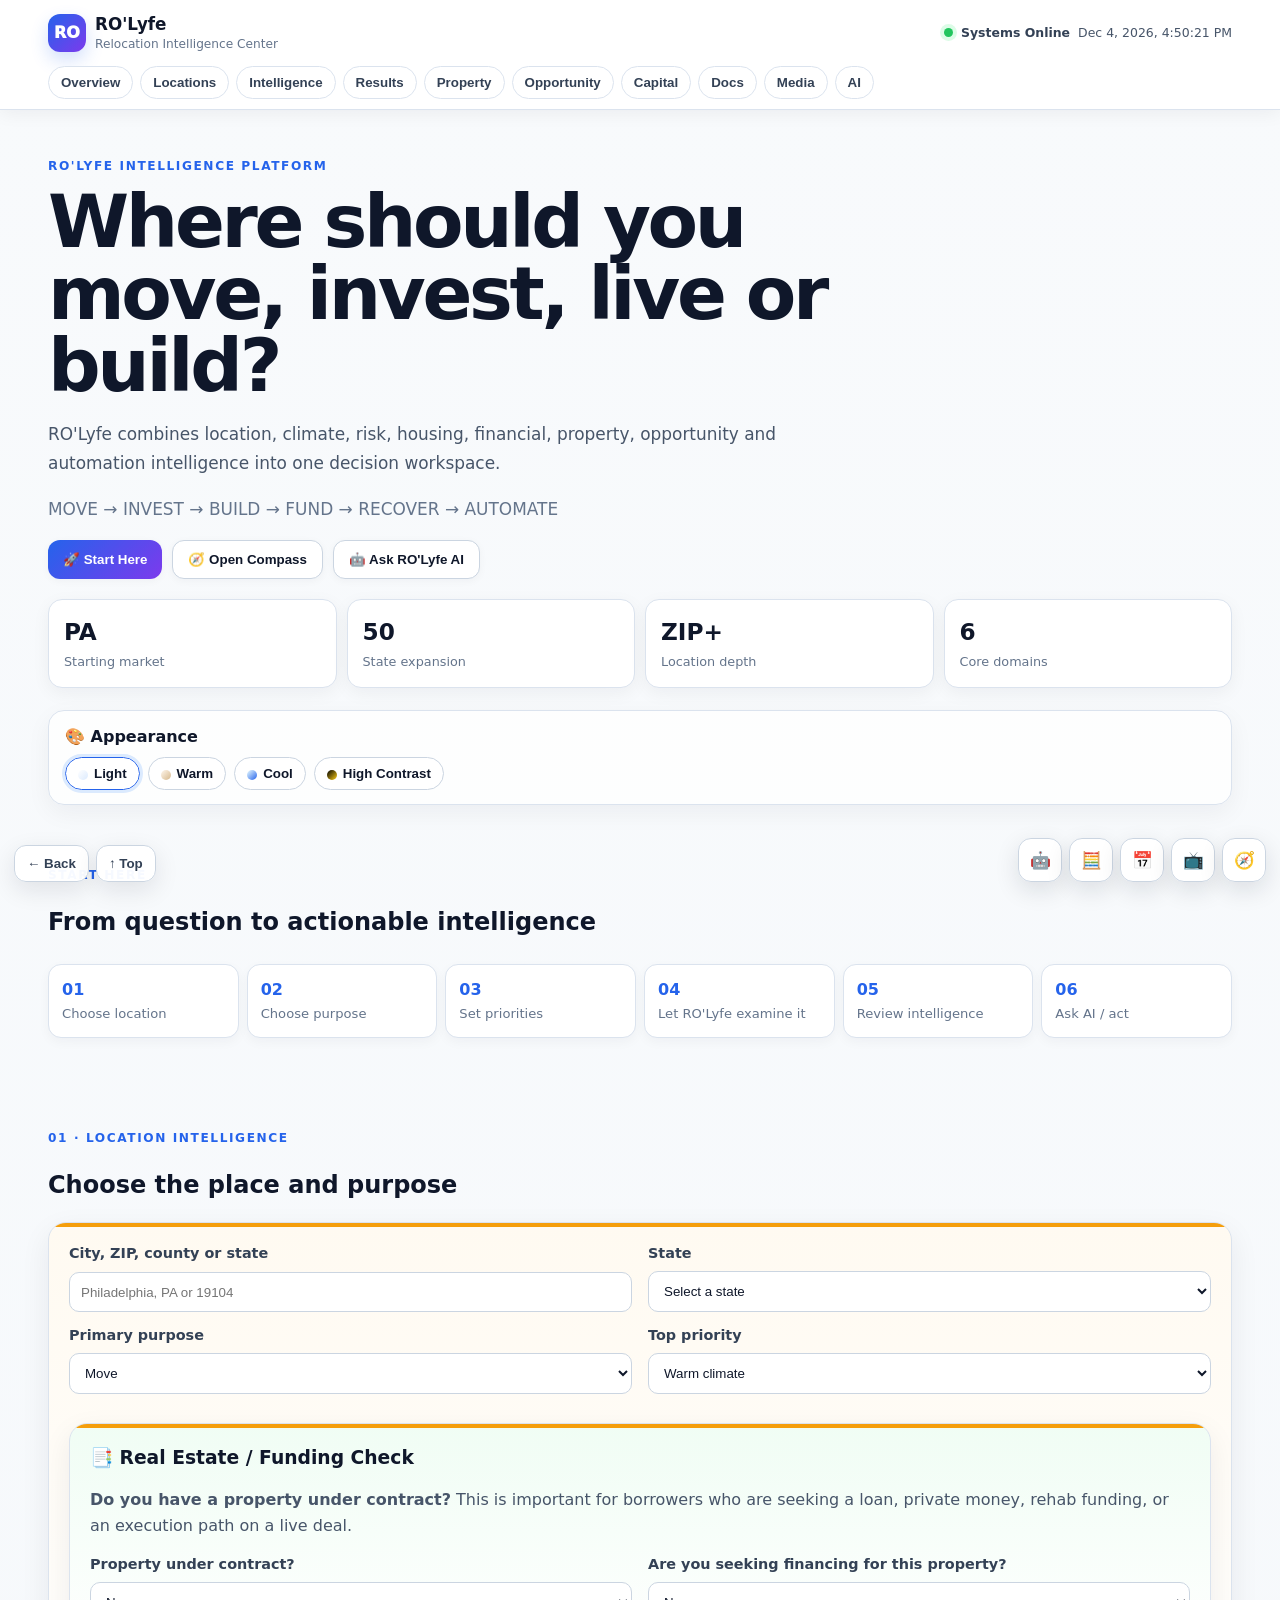
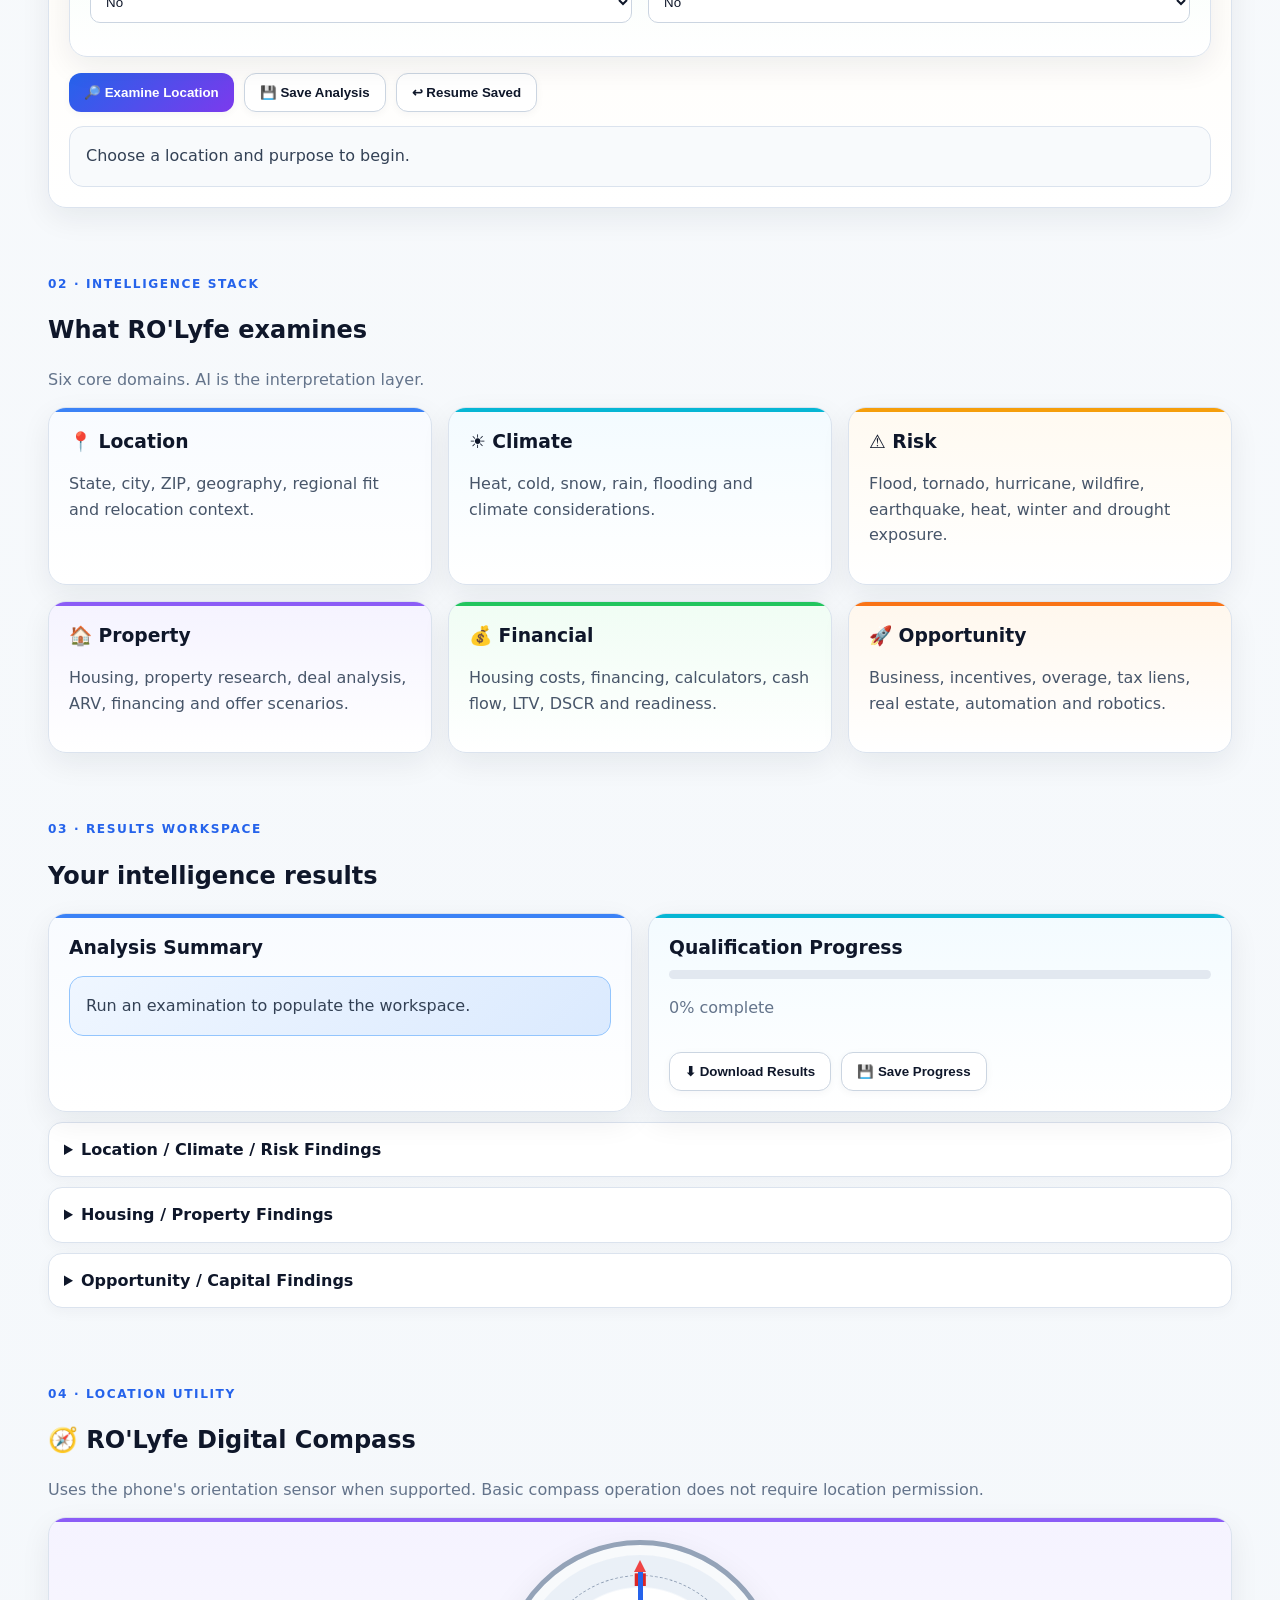
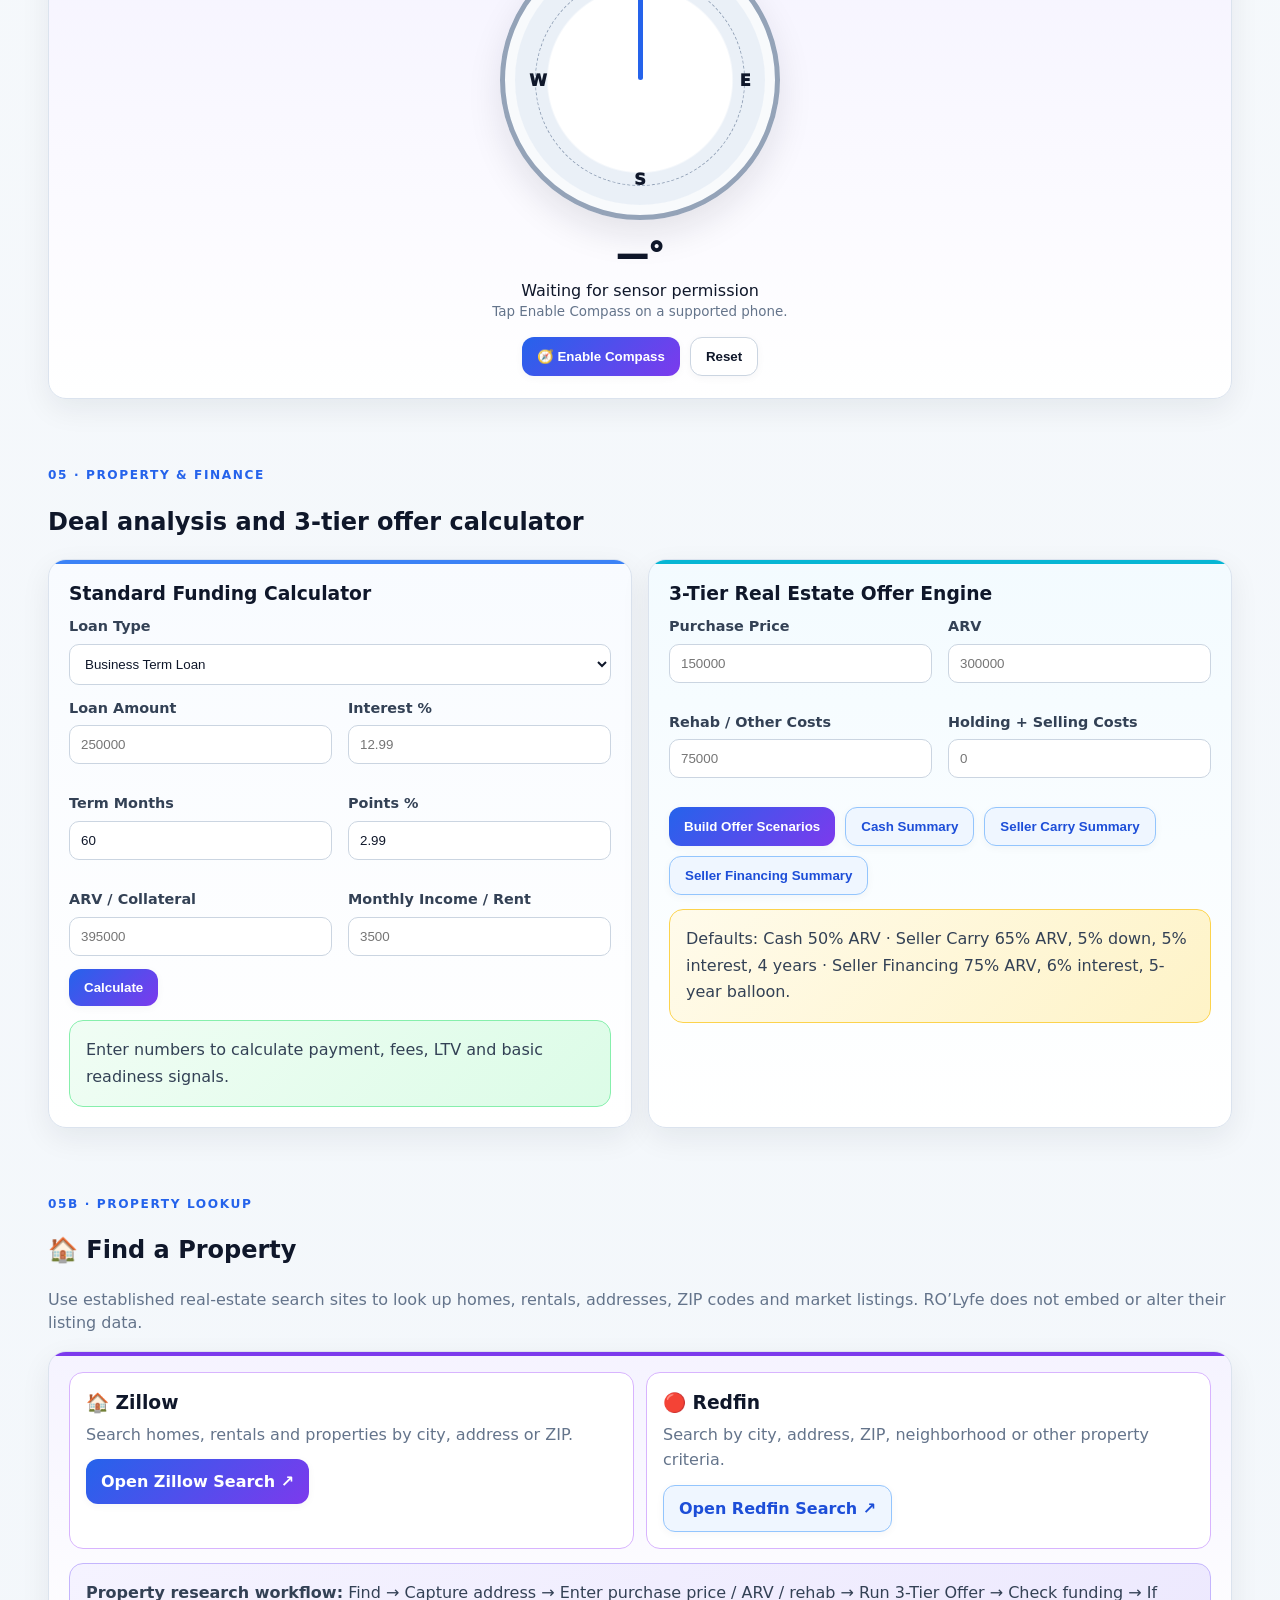
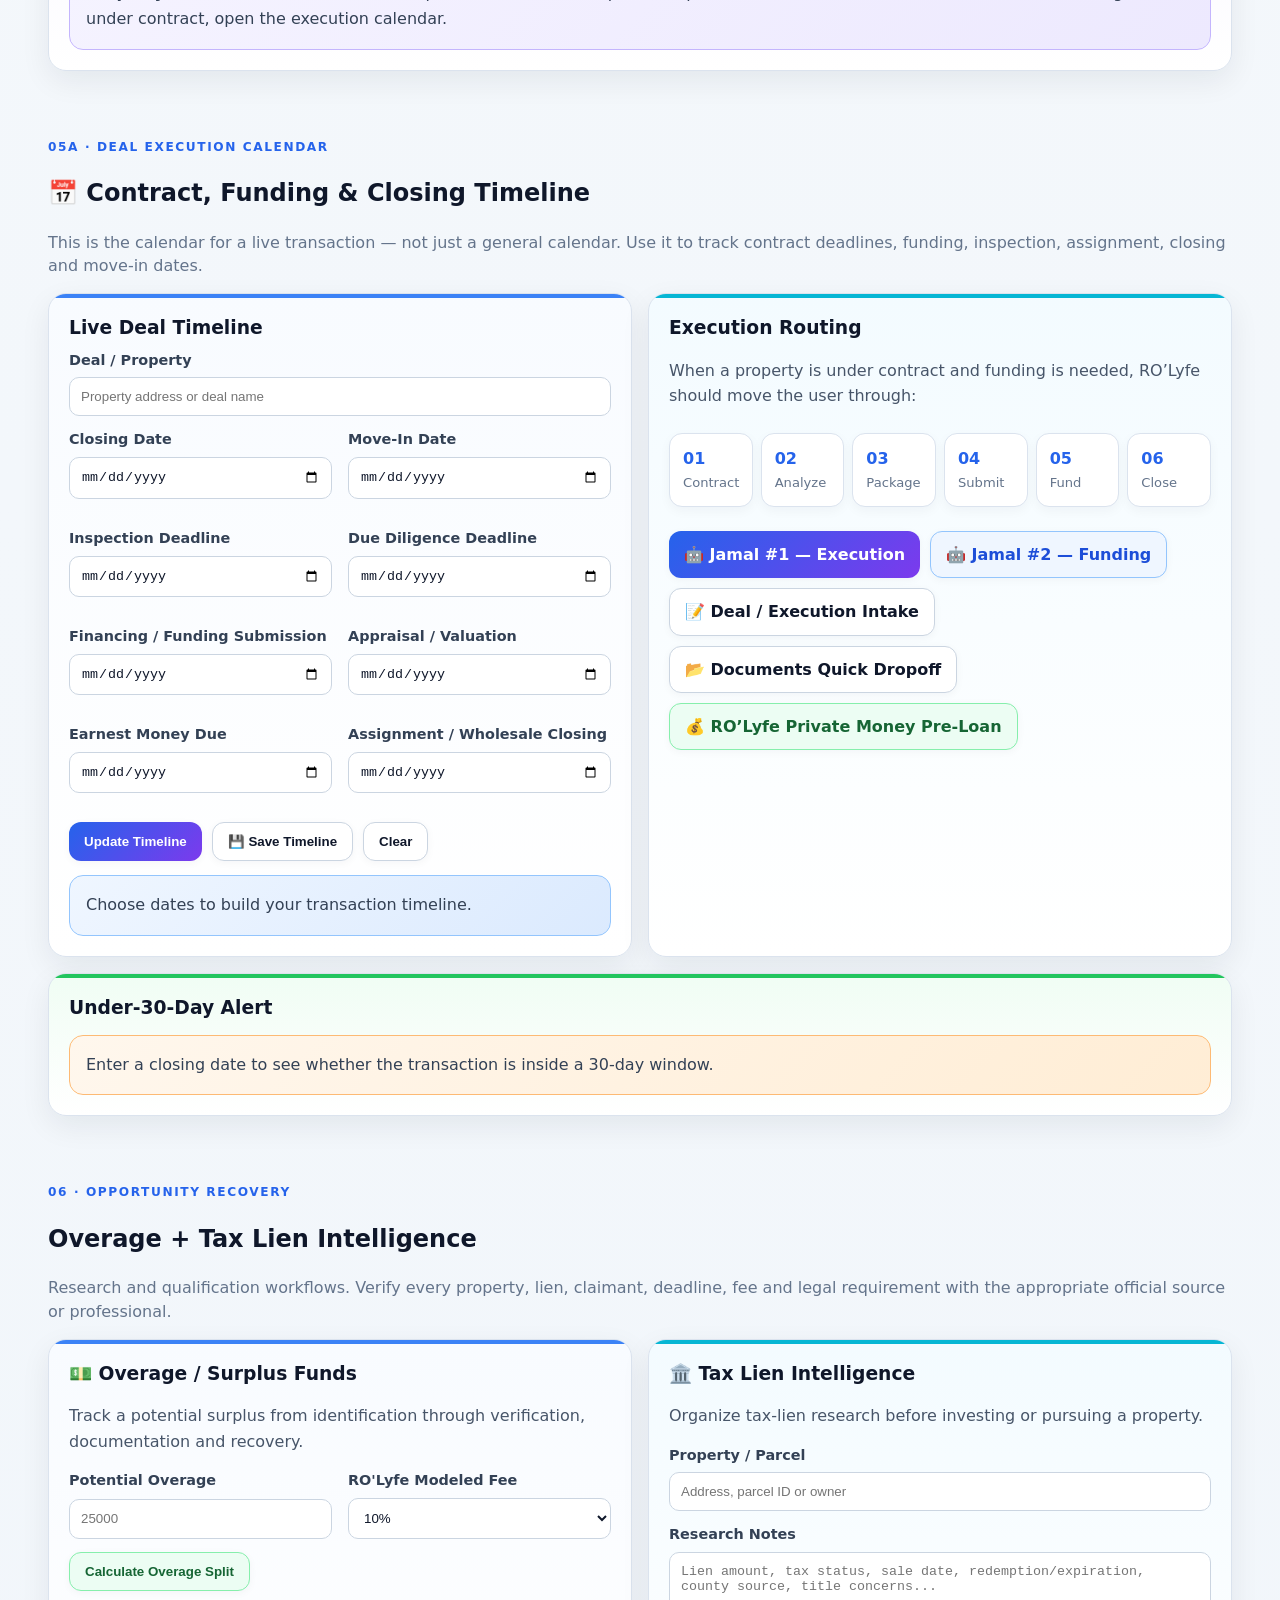
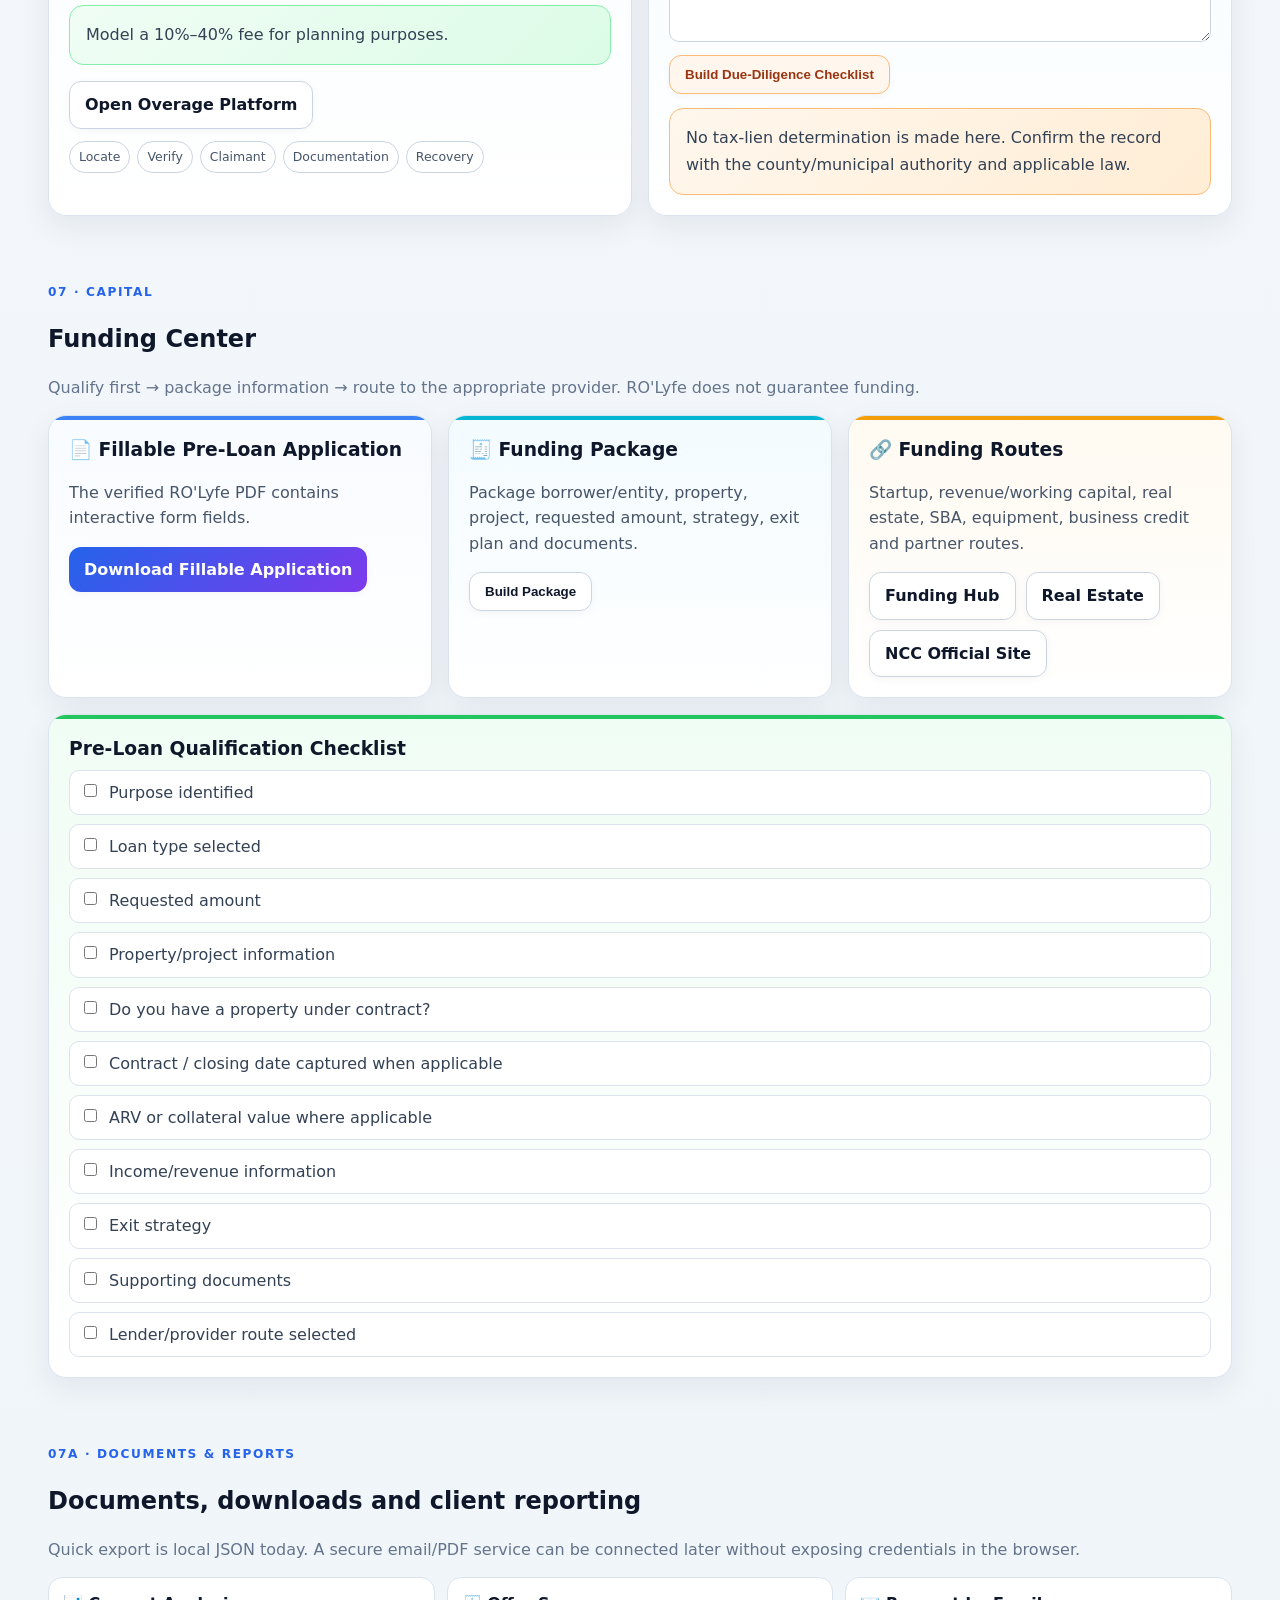
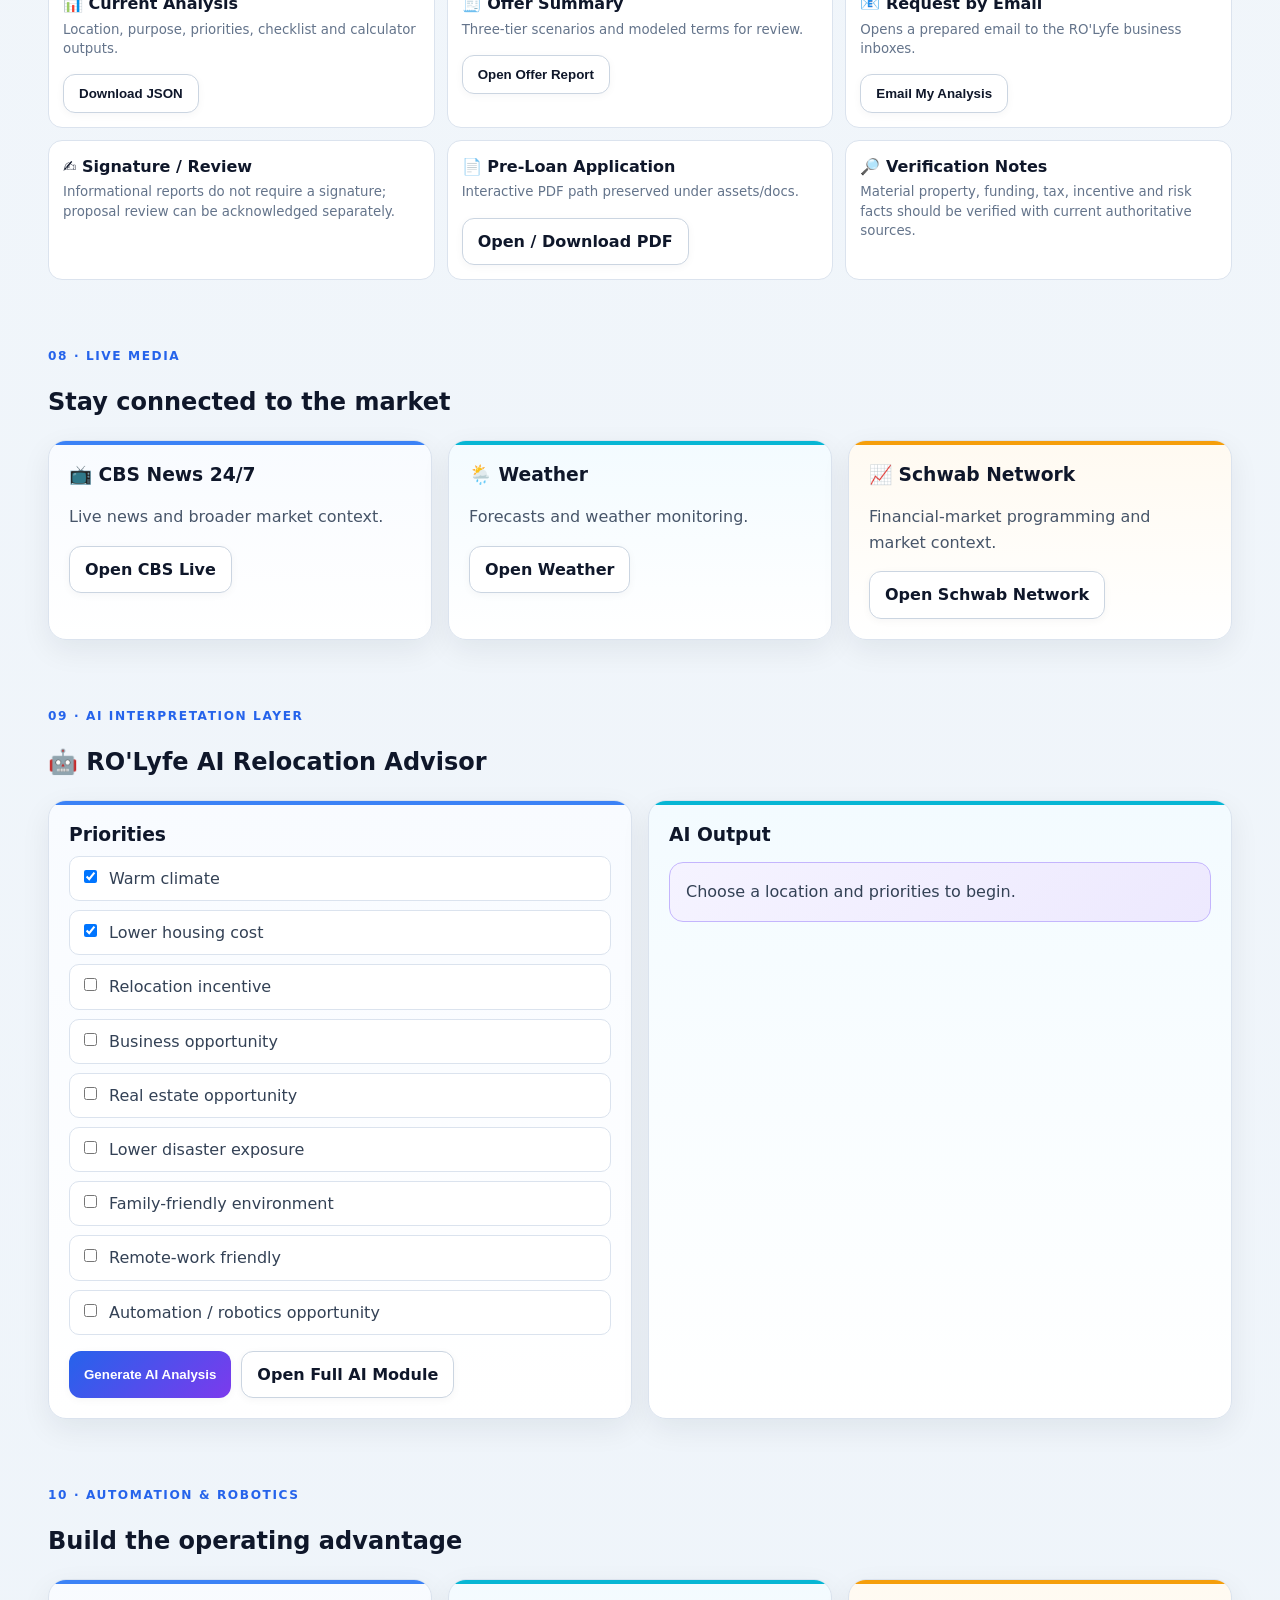
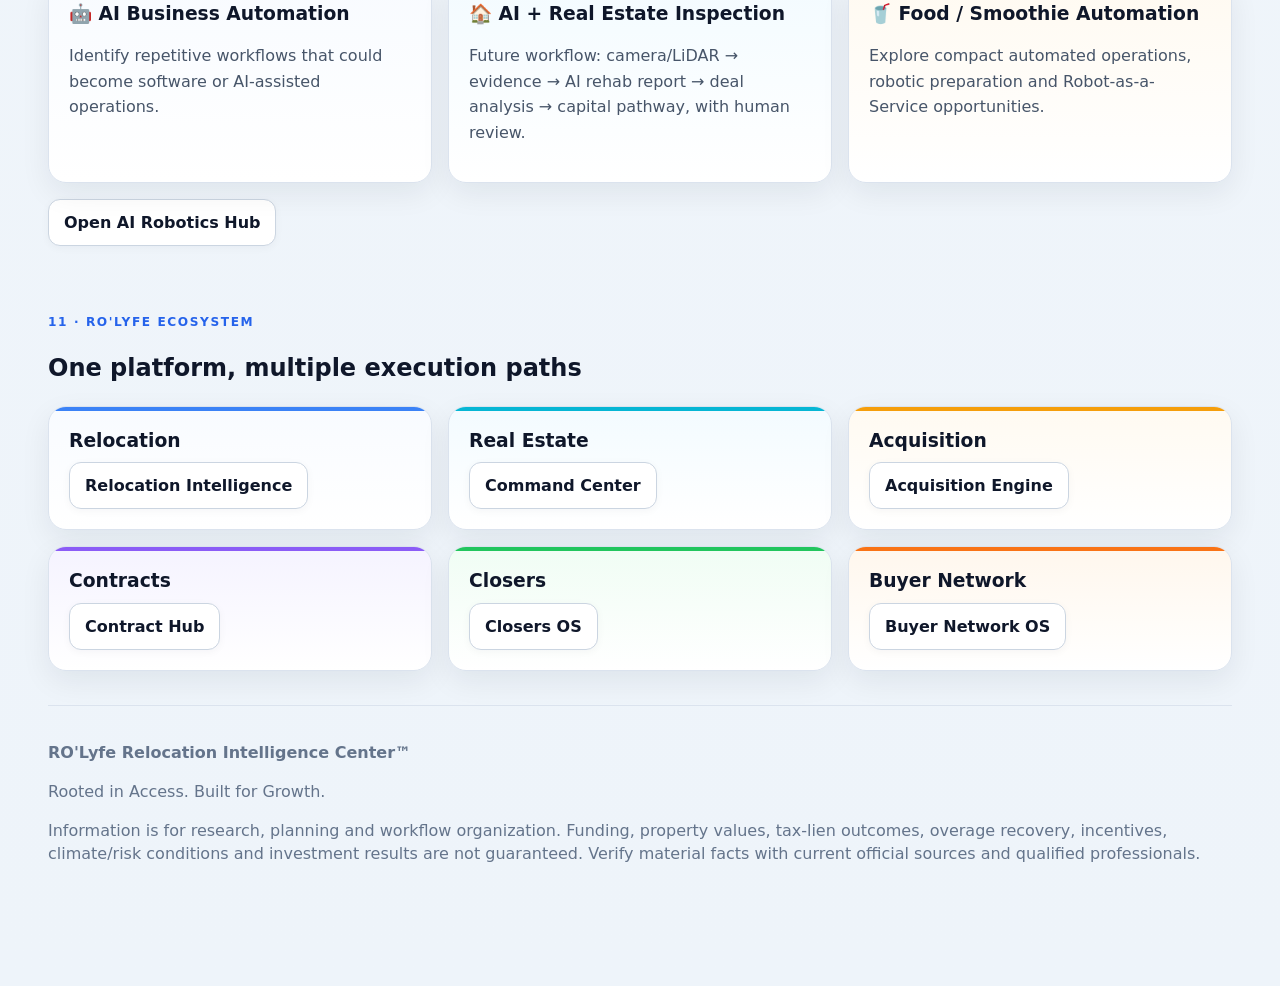
<file: index.backup-before-dark-gold-ai-state-sync.html>
<!doctype html>
<html lang="en">
<head>
<meta charset="utf-8"><meta name="viewport" content="width=device-width,initial-scale=1,viewport-fit=cover"><meta name="theme-color" content="#ffffff">
<meta name="description" content="RO'Lyfe Relocation Intelligence Center — location, climate, risk, housing, opportunity, recovery, capital, AI and automation intelligence.">
<title>RO'Lyfe Relocation Intelligence Center™</title>
<link rel="stylesheet" href="./assets/css/rolyfe-ui.css">
<style>
:root{
 --bg:#f4f7fb;--surface:#ffffff;--surface2:#f8fafc;--ink:#0f172a;--muted:#64748b;
 --line:#dbe3ee;--blue:#2563eb;--cyan:#0891b2;--green:#15803d;--gold:#b7791f;--violet:#7c3aed;
 --shadow:0 10px 30px rgba(15,23,42,.07);--radius:18px
}
*{box-sizing:border-box}html{scroll-behavior:smooth}body{margin:0;background:linear-gradient(180deg,#f8fafc 0,#eef4fa 100%);color:var(--ink);font-family:Inter,ui-sans-serif,system-ui,-apple-system,BlinkMacSystemFont,"Segoe UI",sans-serif;line-height:1.45}
.ro-page{max-width:1220px;margin:auto;padding:0 18px 70px}.ro-section{scroll-margin-top:118px;padding:34px 0}.site-header.ro-header{position:sticky;top:0;z-index:50;background:rgba(255,255,255,.94);backdrop-filter:blur(14px);border-bottom:1px solid var(--line);box-shadow:0 3px 18px rgba(15,23,42,.06)}
.header-top{display:grid;grid-template-columns:minmax(0,1fr) auto;align-items:center;gap:18px;padding:12px 0}.brand{display:inline-flex;align-items:center;gap:9px;text-decoration:none;color:var(--ink);min-width:0}.brand-mark{width:38px;height:38px;border-radius:12px;display:grid;place-items:center;background:linear-gradient(135deg,#2563eb,#7c3aed);color:white;font-weight:950;box-shadow:0 8px 18px rgba(37,99,235,.2)}.brand-copy{display:grid;min-width:0}.brand-copy strong{font-size:1.05rem}.brand-copy span{font-size:.76rem;color:var(--muted);white-space:nowrap}.header-status{display:flex;align-items:center;justify-content:flex-end;gap:8px;flex-wrap:wrap;color:#334155;font-size:.78rem;text-align:right}.status-dot{width:9px;height:9px;border-radius:50%;background:#22c55e;box-shadow:0 0 0 4px #dcfce7}.clock{font-variant-numeric:tabular-nums;color:#475569;white-space:nowrap}
.main-nav{display:flex;gap:7px;overflow-x:auto;padding:0 0 10px;scrollbar-width:none}.main-nav::-webkit-scrollbar{display:none}.main-nav button{border:1px solid var(--line);background:#fff;color:#334155;border-radius:999px;padding:8px 12px;font-weight:800;white-space:nowrap;cursor:pointer}.main-nav button:hover{border-color:#93c5fd;background:#eff6ff;color:#1d4ed8}
.hero{padding:48px 0 28px}.hero h1{font-size:clamp(2.15rem,6vw,4.6rem);line-height:.98;letter-spacing:-.045em;margin:10px 0 18px;max-width:900px}.hero p{max-width:800px;color:#475569;font-size:1.06rem;line-height:1.7}.kicker{font-size:.76rem;letter-spacing:.13em;text-transform:uppercase;color:#2563eb;font-weight:900}.muted{color:var(--muted)!important}.actions{display:flex;flex-wrap:wrap;gap:10px;margin-top:16px}.btn{appearance:none;border:1px solid #cbd5e1;border-radius:12px;padding:11px 15px;background:#fff;color:#0f172a;font-weight:850;cursor:pointer;text-decoration:none;display:inline-flex;align-items:center;justify-content:center;gap:8px;box-shadow:0 2px 8px rgba(15,23,42,.04)}.btn:hover{transform:translateY(-1px);box-shadow:0 5px 14px rgba(15,23,42,.08)}.btn.primary{background:linear-gradient(135deg,#2563eb,#7c3aed);border:0;color:#fff}.btn.success{background:#ecfdf3;border-color:#86efac;color:#166534}.btn.warn{background:#fff7ed;border-color:#fdba74;color:#9a3412}.btn.info{background:#eff6ff;border-color:#93c5fd;color:#1d4ed8}
.ro-grid{display:grid;grid-template-columns:repeat(3,minmax(0,1fr));gap:16px}.ro-grid2{display:grid;grid-template-columns:repeat(2,minmax(0,1fr));gap:16px}.ro-card{background:var(--surface);border:1px solid var(--line);border-radius:var(--radius);padding:20px;box-shadow:var(--shadow);position:relative;overflow:hidden}.ro-card:before{content:"";position:absolute;left:0;top:0;width:100%;height:4px;background:#cbd5e1}.ro-card:nth-child(6n+1){background:linear-gradient(180deg,#f8fbff,#fff)}.ro-card:nth-child(6n+1):before{background:#3b82f6}.ro-card:nth-child(6n+2){background:linear-gradient(180deg,#f3fbff,#fff)}.ro-card:nth-child(6n+2):before{background:#06b6d4}.ro-card:nth-child(6n+3){background:linear-gradient(180deg,#fffaf1,#fff)}.ro-card:nth-child(6n+3):before{background:#f59e0b}.ro-card:nth-child(6n+4){background:linear-gradient(180deg,#f5f3ff,#fff)}.ro-card:nth-child(6n+4):before{background:#8b5cf6}.ro-card:nth-child(6n+5){background:linear-gradient(180deg,#f0fdf4,#fff)}.ro-card:nth-child(6n+5):before{background:#22c55e}.ro-card:nth-child(6n+6){background:linear-gradient(180deg,#fff7ed,#fff)}.ro-card:nth-child(6n+6):before{background:#f97316}.ro-card h3{margin:0 0 8px;color:#0f172a}.ro-card p{color:#475569;line-height:1.6}.field{display:grid;gap:7px;margin-bottom:13px}.field label{font-weight:800;font-size:.9rem;color:#334155}.field input,.field select,.field textarea{width:100%;box-sizing:border-box;background:#fff;color:#0f172a;border:1px solid #cbd5e1;border-radius:10px;padding:11px;outline:none}.field input:focus,.field select:focus,.field textarea:focus{border-color:#60a5fa;box-shadow:0 0 0 3px #dbeafe}.field textarea{min-height:90px}.result{margin-top:14px;padding:16px;border:1px solid var(--line);border-radius:14px;background:#f8fafc;color:#334155;line-height:1.65;overflow:auto}.stats{display:grid;grid-template-columns:repeat(4,minmax(0,1fr));gap:10px;margin-top:20px}.stat{padding:15px;border-radius:14px;background:#fff;border:1px solid var(--line);box-shadow:0 5px 18px rgba(15,23,42,.05)}.stat b{display:block;font-size:1.45rem}.stat span{color:var(--muted);font-size:.8rem}.workflow{display:grid;grid-template-columns:repeat(6,minmax(0,1fr));gap:8px;margin:24px 0}.step{padding:13px;border:1px solid var(--line);border-radius:13px;background:#fff;box-shadow:0 4px 12px rgba(15,23,42,.04)}.step strong{display:block;color:#2563eb}.step span{font-size:.82rem;color:#64748b}.pills{display:flex;flex-wrap:wrap;gap:7px;margin-top:12px}.pill{padding:6px 9px;border:1px solid #cbd5e1;border-radius:999px;font-size:.78rem;color:#475569;background:#fff}.acc{border:1px solid var(--line);border-radius:14px;margin:10px 0;background:#fff;overflow:hidden;box-shadow:0 4px 14px rgba(15,23,42,.04)}.acc summary{cursor:pointer;padding:15px;font-weight:850}.acc .body{padding:0 15px 15px;color:#475569}.table{width:100%;border-collapse:collapse;background:#fff}.table th,.table td{padding:10px;border-bottom:1px solid var(--line);text-align:left}.table th{color:#1d4ed8}.checklist{display:grid;gap:9px}.check{display:flex;gap:9px;align-items:flex-start;padding:10px;border:1px solid var(--line);border-radius:10px;background:#fff;color:#334155}.progress{height:9px;background:#e2e8f0;border-radius:999px;overflow:hidden}.progress i{display:block;height:100%;width:0;background:linear-gradient(90deg,#22c55e,#2563eb);transition:width .25s}.compass{display:grid;place-items:center;padding:22px}.dial{width:min(280px,72vw);aspect-ratio:1;border-radius:50%;border:5px solid #94a3b8;position:relative;background:radial-gradient(circle,#fff 0 48%,#eaf0f7 49% 100%);display:grid;place-items:center;box-shadow:inset 0 0 0 10px #f8fafc,0 15px 35px rgba(15,23,42,.1)}.ring{position:absolute;inset:11%;border:1px dashed #94a3b8;border-radius:50%}.needle{position:absolute;width:5px;height:42%;background:#2563eb;transform-origin:50% 100%;bottom:50%;left:calc(50% - 2.5px);border-radius:5px;transition:transform .08s linear}.needle:after{content:"";position:absolute;top:-7px;left:-4px;border-left:6px solid transparent;border-right:6px solid transparent;border-bottom:12px solid #ef4444}.clabel{position:absolute;font-weight:950;color:#0f172a}.n{top:9%;color:#dc2626}.s{bottom:9%}.e{right:9%}.w{left:9%}.readout{text-align:center;margin-top:12px}.degrees{font-size:2rem;font-weight:950;color:#0f172a}.status2{color:#64748b;font-size:.84rem}.hidden{display:none!important}.utility-rail{position:fixed;right:14px;bottom:18px;z-index:60;display:flex;gap:7px;align-items:center}.utility-rail button{width:44px;height:44px;border-radius:13px;border:1px solid #cbd5e1;background:rgba(255,255,255,.96);box-shadow:0 8px 24px rgba(15,23,42,.12);cursor:pointer;font-size:1.05rem}.top-back{position:fixed;left:14px;bottom:18px;z-index:60;display:flex;gap:7px}.top-back button{border:1px solid #cbd5e1;background:rgba(255,255,255,.96);color:#334155;border-radius:12px;padding:10px 12px;font-weight:850;box-shadow:0 8px 24px rgba(15,23,42,.1)}.doc-grid{display:grid;grid-template-columns:repeat(3,minmax(0,1fr));gap:12px}.doc-item{padding:14px;border:1px solid var(--line);border-radius:14px;background:#fff}.doc-item small{display:block;color:#64748b;margin-top:4px}.footer{padding:35px 0;color:#64748b;border-top:1px solid var(--line)}
.theme-panel{margin-top:22px;padding:14px 16px;border:1px solid var(--line);border-radius:16px;background:rgba(255,255,255,.82);box-shadow:0 8px 24px rgba(15,23,42,.05)}.theme-panel strong{display:block;margin-bottom:9px}.theme-options{display:flex;flex-wrap:wrap;gap:8px}.theme-btn{border:1px solid #cbd5e1;background:#fff;color:#0f172a;border-radius:999px;padding:8px 12px;font-weight:850;cursor:pointer}.theme-btn.active{outline:3px solid #dbeafe;border-color:#2563eb}.theme-dot{display:inline-block;width:10px;height:10px;border-radius:50%;margin-right:6px;vertical-align:middle}.dot-light{background:linear-gradient(135deg,#fff,#dbeafe)}.dot-warm{background:linear-gradient(135deg,#fff7ed,#d6b88c)}.dot-cool{background:linear-gradient(135deg,#ecfeff,#2563eb)}.dot-contrast{background:linear-gradient(135deg,#000,#facc15)}
.result.result-blue{background:linear-gradient(135deg,#eff6ff,#dbeafe);border-color:#93c5fd}.result.result-cyan{background:linear-gradient(135deg,#ecfeff,#cffafe);border-color:#67e8f9}.result.result-gold{background:linear-gradient(135deg,#fffbeb,#fef3c7);border-color:#fcd34d}.result.result-green{background:linear-gradient(135deg,#f0fdf4,#dcfce7);border-color:#86efac}.result.result-orange{background:linear-gradient(135deg,#fff7ed,#ffedd5);border-color:#fdba74}.result.result-violet{background:linear-gradient(135deg,#f5f3ff,#ede9fe);border-color:#c4b5fd}.result.result-slate{background:linear-gradient(135deg,#f8fafc,#e2e8f0);border-color:#cbd5e1}.property-search-card{background:linear-gradient(180deg,#f5f3ff,#fff)!important}.property-search-card:before{background:#7c3aed!important}.property-source-grid{display:grid;grid-template-columns:repeat(2,minmax(0,1fr));gap:12px}.property-source{padding:16px;border:1px solid #d8b4fe;border-radius:14px;background:#fff}.property-source h3{margin:0 0 6px}.property-source p{margin:0 0 12px;color:#64748b}.theme-warm{--bg:#f7f1e7;--surface:#fffdf8;--surface2:#faf3e8;--line:#e7d7bf;--ink:#2d261f;--muted:#74685b}.theme-warm body{background:linear-gradient(180deg,#fbf6ee,#f2e8d8)}.theme-warm .site-header.ro-header{background:rgba(255,251,244,.94)}.theme-cool{--bg:#eef7fb;--surface:#fbfeff;--surface2:#eff9fc;--line:#c9e4ed;--ink:#0b2533;--muted:#547180}.theme-cool body{background:linear-gradient(180deg,#f4fbfd,#e7f4f8)}.theme-contrast{--bg:#fff;--surface:#fff;--surface2:#f3f4f6;--line:#111827;--ink:#000;--muted:#374151}.theme-contrast body{background:#fff}.theme-contrast .btn,.theme-contrast .main-nav button,.theme-contrast .theme-btn{border-color:#111827}.theme-contrast .ro-card{box-shadow:none}.theme-contrast .result{color:#000}

@media(max-width:900px){.ro-grid{grid-template-columns:repeat(2,minmax(0,1fr))}.workflow{grid-template-columns:repeat(3,minmax(0,1fr))}.stats{grid-template-columns:repeat(2,minmax(0,1fr))}.doc-grid{grid-template-columns:repeat(2,minmax(0,1fr))}}
@media(max-width:620px){.ro-grid,.ro-grid2,.doc-grid{grid-template-columns:1fr}.workflow{grid-template-columns:repeat(2,minmax(0,1fr))}.hero{padding-top:30px}.ro-page{padding-left:14px;padding-right:14px}.header-top{grid-template-columns:1fr;gap:8px}.header-status{justify-content:flex-start;text-align:left}.brand-copy span{white-space:normal}.utility-rail{right:10px;bottom:74px}.top-back{left:10px;bottom:14px}.top-back button{padding:9px 10px}.main-nav{padding-bottom:9px}}
@media(prefers-reduced-motion:reduce){*{scroll-behavior:auto!important;transition:none!important}}
</style></head>
<body><div class="top-back"><button onclick="goBack()">← Back</button><button onclick="goTop()">↑ Top</button></div><div class="utility-rail" aria-label="Quick tools"><button title="AI" onclick="go('ai')">🤖</button><button title="Calculator" onclick="go('property')">🧮</button><button title="Deal Calendar" aria-label="Deal Calendar" onclick="go('execution')">📅</button><button title="Media" onclick="go('media')">📺</button><button title="Compass" onclick="go('compass')">🧭</button></div>
<header class="site-header ro-header"><div class="ro-page" style="padding-bottom:0"><div class="header-top"><a class="brand" href="./" aria-label="RO'Lyfe Relocation Intelligence Center"><span class="brand-mark">RO</span><span class="brand-copy"><strong>RO'Lyfe</strong><span>Relocation Intelligence Center</span></span></a><div class="header-status"><span class="status-dot"></span><strong>Systems Online</strong><span class="clock" id="clock">Loading time…</span></div></div><nav class="main-nav" aria-label="Primary"><button onclick="go('overview')">Overview</button><button onclick="go('location')">Locations</button><button onclick="go('intelligence')">Intelligence</button><button onclick="go('results')">Results</button><button onclick="go('property')">Property</button><button onclick="go('opportunity')">Opportunity</button><button onclick="go('capital')">Capital</button><button onclick="go('documents')">Docs</button><button onclick="go('media')">Media</button><button onclick="go('ai')">AI</button></nav></div></header>
<main class="ro-page">
<section id="overview" class="ro-section hero"><div class="kicker">RO'Lyfe Intelligence Platform</div><h1>Where should you move, invest, live or build?</h1><p>RO'Lyfe combines location, climate, risk, housing, financial, property, opportunity and automation intelligence into one decision workspace.</p><p class="muted">MOVE → INVEST → BUILD → FUND → RECOVER → AUTOMATE</p><div class="actions"><button class="btn primary" onclick="go('location')">🚀 Start Here</button><button class="btn" onclick="go('compass')">🧭 Open Compass</button><button class="btn" onclick="go('ai')">🤖 Ask RO'Lyfe AI</button></div><div class="stats"><div class="stat"><b>PA</b><span>Starting market</span></div><div class="stat"><b>50</b><span>State expansion</span></div><div class="stat"><b>ZIP+</b><span>Location depth</span></div><div class="stat"><b>6</b><span>Core domains</span></div></div><div class="theme-panel" aria-label="Appearance themes"><strong>🎨 Appearance</strong><div class="theme-options"><button class="theme-btn" data-theme="light" onclick="setTheme('light')"><span class="theme-dot dot-light"></span>Light</button><button class="theme-btn" data-theme="warm" onclick="setTheme('warm')"><span class="theme-dot dot-warm"></span>Warm</button><button class="theme-btn" data-theme="cool" onclick="setTheme('cool')"><span class="theme-dot dot-cool"></span>Cool</button><button class="theme-btn" data-theme="contrast" onclick="setTheme('contrast')"><span class="theme-dot dot-contrast"></span>High Contrast</button></div></div></section>
<section class="ro-section"><div class="kicker">Start Here</div><h2>From question to actionable intelligence</h2><div class="workflow"><div class="step"><strong>01</strong><span>Choose location</span></div><div class="step"><strong>02</strong><span>Choose purpose</span></div><div class="step"><strong>03</strong><span>Set priorities</span></div><div class="step"><strong>04</strong><span>Let RO'Lyfe examine it</span></div><div class="step"><strong>05</strong><span>Review intelligence</span></div><div class="step"><strong>06</strong><span>Ask AI / act</span></div></div></section>
<section id="location" class="ro-section"><div class="kicker">01 · Location Intelligence</div><h2>Choose the place and purpose</h2><div class="ro-card"><div class="ro-grid2"><div class="field"><label>City, ZIP, county or state</label><input id="locationSearch" placeholder="Philadelphia, PA or 19104"></div><div class="field"><label>State</label><select id="stateSelect"><option value="">Select a state</option><option>Alabama</option><option>Alaska</option><option>Arizona</option><option>Arkansas</option><option>California</option><option>Colorado</option><option>Connecticut</option><option>Delaware</option><option>Florida</option><option>Georgia</option><option>Hawaii</option><option>Idaho</option><option>Illinois</option><option>Indiana</option><option>Iowa</option><option>Kansas</option><option>Kentucky</option><option>Louisiana</option><option>Maine</option><option>Maryland</option><option>Massachusetts</option><option>Michigan</option><option>Minnesota</option><option>Mississippi</option><option>Missouri</option><option>Montana</option><option>Nebraska</option><option>Nevada</option><option>New Hampshire</option><option>New Jersey</option><option>New Mexico</option><option>New York</option><option>North Carolina</option><option>North Dakota</option><option>Ohio</option><option>Oklahoma</option><option>Oregon</option><option>Pennsylvania</option><option>Rhode Island</option><option>South Carolina</option><option>South Dakota</option><option>Tennessee</option><option>Texas</option><option>Utah</option><option>Vermont</option><option>Virginia</option><option>Washington</option><option>West Virginia</option><option>Wisconsin</option><option>Wyoming</option><option>All 50 States</option></select></div></div><div class="ro-grid2"><div class="field"><label>Primary purpose</label><select id="purpose"><option>Move</option><option>Remote Work</option><option>Family</option><option>Business</option><option>Real Estate</option><option>Investment</option><option>Funding / Loan</option><option>Retirement</option><option>Relocation Incentive</option><option>Overage</option><option>Tax Lien</option><option>Automation / Robotics</option></select></div><div class="field"><label>Top priority</label><select id="priority"><option>Warm climate</option><option>Lower housing cost</option><option>Relocation incentive</option><option>Business opportunity</option><option>Real estate opportunity</option><option>Lower disaster exposure</option><option>Family-friendly environment</option><option>Remote-work friendly</option><option>Automation / robotics opportunity</option></select></div></div><div class="ro-card" style="margin-top:16px;background:linear-gradient(180deg,#f0fdf4,#fff)"><h3>📑 Real Estate / Funding Check</h3><p><strong>Do you have a property under contract?</strong> This is important for borrowers who are seeking a loan, private money, rehab funding, or an execution path on a live deal.</p><div class="ro-grid2"><div class="field"><label>Property under contract?</label><select id="underContract" onchange="toggleContractFields()"><option value="No">No</option><option value="Yes">Yes</option></select></div><div class="field"><label>Are you seeking financing for this property?</label><select id="seekingFunding"><option value="No">No</option><option value="Yes">Yes</option></select></div></div><div id="contractFields" class="hidden"><div class="ro-grid2"><div class="field"><label>Contract / Property Address</label><input id="contractAddress" placeholder="123 Main St, City, State"></div><div class="field"><label>Contract Price</label><input id="contractPrice" type="number" placeholder="150000"></div><div class="field"><label>Contract Signed Date</label><input id="contractDate" type="date"></div><div class="field"><label>Closing Date</label><input id="closingDate" type="date"></div></div><div class="actions"><button class="btn info" type="button" onclick="go('execution')">📅 Open Deal Calendar</button><button class="btn success" type="button" onclick="go('capital')">💰 Go to Funding</button><button class="btn" type="button" onclick="openJamal1()">🤖 Jamal Execution Agent</button></div></div></div><div class="actions"><button class="btn primary" onclick="runSearch()">🔎 Examine Location</button><button class="btn" onclick="save()">💾 Save Analysis</button><button class="btn" onclick="resume()">↩ Resume Saved</button></div><div id="searchResult" class="result">Choose a location and purpose to begin.</div></div></section>
<section id="intelligence" class="ro-section"><div class="kicker">02 · Intelligence Stack</div><h2>What RO'Lyfe examines</h2><p class="muted">Six core domains. AI is the interpretation layer.</p><div class="ro-grid"><article class="ro-card"><h3>📍 Location</h3><p>State, city, ZIP, geography, regional fit and relocation context.</p></article><article class="ro-card"><h3>☀️ Climate</h3><p>Heat, cold, snow, rain, flooding and climate considerations.</p></article><article class="ro-card"><h3>⚠️ Risk</h3><p>Flood, tornado, hurricane, wildfire, earthquake, heat, winter and drought exposure.</p></article><article class="ro-card"><h3>🏠 Property</h3><p>Housing, property research, deal analysis, ARV, financing and offer scenarios.</p></article><article class="ro-card"><h3>💰 Financial</h3><p>Housing costs, financing, calculators, cash flow, LTV, DSCR and readiness.</p></article><article class="ro-card"><h3>🚀 Opportunity</h3><p>Business, incentives, overage, tax liens, real estate, automation and robotics.</p></article></div></section>
<section id="results" class="ro-section"><div class="kicker">03 · Results Workspace</div><h2>Your intelligence results</h2><div class="ro-grid2"><div class="ro-card"><h3>Analysis Summary</h3><div id="summary" class="result result-blue">Run an examination to populate the workspace.</div></div><div class="ro-card"><h3>Qualification Progress</h3><div class="progress"><i id="bar"></i></div><p id="pct" class="muted">0% complete</p><div id="checks" class="checklist"></div><div class="actions"><button class="btn" onclick="downloadResults()">⬇ Download Results</button><button class="btn" onclick="save()">💾 Save Progress</button></div></div></div><details class="acc"><summary>Location / Climate / Risk Findings</summary><div class="body" id="locationFindings">Run an examination first.</div></details><details class="acc"><summary>Housing / Property Findings</summary><div class="body">Use the property workspace below for deal-level analysis.</div></details><details class="acc"><summary>Opportunity / Capital Findings</summary><div class="body">Opportunity and funding routes appear here as the workflow develops.</div></details></section>
<section id="compass" class="ro-section"><div class="kicker">04 · Location Utility</div><h2>🧭 RO'Lyfe Digital Compass</h2><p class="muted">Uses the phone's orientation sensor when supported. Basic compass operation does not require location permission.</p><div class="ro-card compass"><div class="dial"><div class="ring"></div><span class="clabel n">N</span><span class="clabel s">S</span><span class="clabel e">E</span><span class="clabel w">W</span><div id="needle" class="needle"></div></div><div class="readout"><div id="degrees" class="degrees">—°</div><div id="direction">Waiting for sensor permission</div><div id="compassStatus" class="status2">Tap Enable Compass on a supported phone.</div></div><div class="actions"><button class="btn primary" onclick="enableCompass()">🧭 Enable Compass</button><button class="btn" onclick="resetCompass()">Reset</button></div></div></section>
<section id="property" class="ro-section"><div class="kicker">05 · Property & Finance</div><h2>Deal analysis and 3-tier offer calculator</h2><div class="ro-grid2"><div class="ro-card"><h3>Standard Funding Calculator</h3><div class="field"><label>Loan Type</label><select id="loanType"><option>Business Term Loan</option><option>SBA 7(a)</option><option>SBA 504 / Real Estate</option><option>Real Estate LOC</option><option>HELOC / Equity Line</option><option>DSCR Rental Loan</option><option>Fix & Flip / Rehab Loan</option><option>Bridge Loan</option><option>Private Money Loan</option><option>Working Capital Loan</option><option>Equipment Financing</option></select></div><div class="ro-grid2"><div class="field"><label>Loan Amount</label><input id="loanAmount" type="number" placeholder="250000"></div><div class="field"><label>Interest %</label><input id="loanRate" type="number" step=".01" placeholder="12.99"></div><div class="field"><label>Term Months</label><input id="loanTerm" type="number" value="60"></div><div class="field"><label>Points %</label><input id="loanPoints" type="number" step=".01" value="2.99"></div><div class="field"><label>ARV / Collateral</label><input id="loanArv" type="number" placeholder="395000"></div><div class="field"><label>Monthly Income / Rent</label><input id="income" type="number" placeholder="3500"></div></div><button class="btn primary" onclick="calcFunding()">Calculate</button><div id="fundingResult" class="result result-green">Enter numbers to calculate payment, fees, LTV and basic readiness signals.</div></div><div class="ro-card"><h3>3-Tier Real Estate Offer Engine</h3><div class="ro-grid2"><div class="field"><label>Purchase Price</label><input id="purchasePrice" type="number" placeholder="150000"></div><div class="field"><label>ARV</label><input id="arv" type="number" placeholder="300000"></div><div class="field"><label>Rehab / Other Costs</label><input id="rehab" type="number" placeholder="75000"></div><div class="field"><label>Holding + Selling Costs</label><input id="holdingSelling" type="number" placeholder="0"></div></div><div class="actions"><button class="btn primary" onclick="calcOffers()">Build Offer Scenarios</button><button class="btn info" onclick="createOfferSummary('cash')">Cash Summary</button><button class="btn info" onclick="createOfferSummary('carry')">Seller Carry Summary</button><button class="btn info" onclick="createOfferSummary('finance')">Seller Financing Summary</button></div><div id="offerResult" class="result result-gold">Defaults: Cash 50% ARV · Seller Carry 65% ARV, 5% down, 5% interest, 4 years · Seller Financing 75% ARV, 6% interest, 5-year balloon.</div><div id="offerSummary" class="result result-gold hidden"></div></div></div></section>
<section id="property-search" class="ro-section"><div class="kicker">05B · Property Lookup</div><h2>🏠 Find a Property</h2><p class="muted">Use established real-estate search sites to look up homes, rentals, addresses, ZIP codes and market listings. RO’Lyfe does not embed or alter their listing data.</p><div class="ro-card property-search-card"><div class="property-source-grid"><div class="property-source"><h3>🏠 Zillow</h3><p>Search homes, rentals and properties by city, address or ZIP.</p><a class="btn primary" target="_blank" rel="noopener" href="https://www.zillow.com/us/">Open Zillow Search ↗</a></div><div class="property-source"><h3>🔴 Redfin</h3><p>Search by city, address, ZIP, neighborhood or other property criteria.</p><a class="btn info" target="_blank" rel="noopener" href="https://www.redfin.com/">Open Redfin Search ↗</a></div></div><div class="result result-violet"><strong>Property research workflow:</strong> Find → Capture address → Enter purchase price / ARV / rehab → Run 3-Tier Offer → Check funding → If under contract, open the execution calendar.</div></div></section>
<section id="execution" class="ro-section"><div class="kicker">05A · Deal Execution Calendar</div><h2>📅 Contract, Funding & Closing Timeline</h2><p class="muted">This is the calendar for a live transaction — not just a general calendar. Use it to track contract deadlines, funding, inspection, assignment, closing and move-in dates.</p><div class="ro-grid2"><div class="ro-card"><h3>Live Deal Timeline</h3><div class="field"><label>Deal / Property</label><input id="timelineAddress" placeholder="Property address or deal name"></div><div class="ro-grid2"><div class="field"><label>Closing Date</label><input id="timelineClosing" type="date" onchange="updateDealTimeline()"></div><div class="field"><label>Move-In Date</label><input id="timelineMoveIn" type="date" onchange="updateDealTimeline()"></div><div class="field"><label>Inspection Deadline</label><input id="inspectionDate" type="date" onchange="updateDealTimeline()"></div><div class="field"><label>Due Diligence Deadline</label><input id="dueDiligenceDate" type="date" onchange="updateDealTimeline()"></div><div class="field"><label>Financing / Funding Submission</label><input id="fundingDate" type="date" onchange="updateDealTimeline()"></div><div class="field"><label>Appraisal / Valuation</label><input id="appraisalDate" type="date" onchange="updateDealTimeline()"></div><div class="field"><label>Earnest Money Due</label><input id="earnestDate" type="date" onchange="updateDealTimeline()"></div><div class="field"><label>Assignment / Wholesale Closing</label><input id="assignmentDate" type="date" onchange="updateDealTimeline()"></div></div><div class="actions"><button class="btn primary" onclick="updateDealTimeline()">Update Timeline</button><button class="btn" onclick="saveDealTimeline()">💾 Save Timeline</button><button class="btn" onclick="clearDealTimeline()">Clear</button></div><div id="dealTimelineResult" class="result result-blue">Choose dates to build your transaction timeline.</div></div><div class="ro-card"><h3>Execution Routing</h3><p>When a property is under contract and funding is needed, RO’Lyfe should move the user through:</p><div class="workflow"><div class="step"><strong>01</strong><span>Contract</span></div><div class="step"><strong>02</strong><span>Analyze</span></div><div class="step"><strong>03</strong><span>Package</span></div><div class="step"><strong>04</strong><span>Submit</span></div><div class="step"><strong>05</strong><span>Fund</span></div><div class="step"><strong>06</strong><span>Close</span></div></div><div class="actions"><a class="btn primary" target="_blank" rel="noopener" href="https://www.jotform.com/agent/019bdd1fe57172838101dccf3612b1e9e787">🤖 Jamal #1 — Execution</a><a class="btn info" target="_blank" rel="noopener" href="https://agent.jotform.com/019a5b67fad97a4db24b28e44f970158c0f1">🤖 Jamal #2 — Funding</a><a class="btn" target="_blank" rel="noopener" href="https://form.jotform.com/252063354378055">📝 Deal / Execution Intake</a><a class="btn" target="_blank" rel="noopener" href="https://form.jotform.com/253154859148062">📂 Documents Quick Dropoff</a><a class="btn success" target="_blank" rel="noopener" href="https://form.jotform.com/261416399941062">💰 RO’Lyfe Private Money Pre-Loan</a></div></div></div><div class="ro-card" style="margin-top:16px"><h3>Under-30-Day Alert</h3><div id="contractUrgency" class="result result-orange">Enter a closing date to see whether the transaction is inside a 30-day window.</div></div></section>
<section id="opportunity" class="ro-section"><div class="kicker">06 · Opportunity Recovery</div><h2>Overage + Tax Lien Intelligence</h2><p class="muted">Research and qualification workflows. Verify every property, lien, claimant, deadline, fee and legal requirement with the appropriate official source or professional.</p><div class="ro-grid2"><div class="ro-card"><h3>💵 Overage / Surplus Funds</h3><p>Track a potential surplus from identification through verification, documentation and recovery.</p><div class="ro-grid2"><div class="field"><label>Potential Overage</label><input id="overage" type="number" placeholder="25000"></div><div class="field"><label>RO'Lyfe Modeled Fee</label><select id="fee"><option value="10">10%</option><option value="15">15%</option><option value="20">20%</option><option value="25">25%</option><option value="30">30%</option><option value="35">35%</option><option value="40">40%</option></select></div></div><button class="btn success" onclick="calcOverage()">Calculate Overage Split</button><div id="overageResult" class="result result-green">Model a 10%–40% fee for planning purposes.</div><div class="actions"><a class="btn" target="_blank" rel="noopener" href="https://rolrichman.github.io/ROLyfe-Overage-Calculator/">Open Overage Platform</a></div><div class="pills"><span class="pill">Locate</span><span class="pill">Verify</span><span class="pill">Claimant</span><span class="pill">Documentation</span><span class="pill">Recovery</span></div></div><div class="ro-card"><h3>🏛️ Tax Lien Intelligence</h3><p>Organize tax-lien research before investing or pursuing a property.</p><div class="field"><label>Property / Parcel</label><input id="parcel" placeholder="Address, parcel ID or owner"></div><div class="field"><label>Research Notes</label><textarea id="taxNotes" placeholder="Lien amount, tax status, sale date, redemption/expiration, county source, title concerns..."></textarea></div><button class="btn warn" onclick="taxChecklist()">Build Due-Diligence Checklist</button><div id="taxResult" class="result result-orange">No tax-lien determination is made here. Confirm the record with the county/municipal authority and applicable law.</div></div></div></section>
<section id="capital" class="ro-section"><div class="kicker">07 · Capital</div><h2>Funding Center</h2><p class="muted">Qualify first → package information → route to the appropriate provider. RO'Lyfe does not guarantee funding.</p><div class="ro-grid"><div class="ro-card"><h3>📄 Fillable Pre-Loan Application</h3><p>The verified RO'Lyfe PDF contains interactive form fields.</p><a class="btn primary" href="./assets/docs/ROlyfe-Fillable-Pre-Loan-Application.pdf" download>Download Fillable Application</a></div><div class="ro-card"><h3>🧾 Funding Package</h3><p>Package borrower/entity, property, project, requested amount, strategy, exit plan and documents.</p><button class="btn" onclick="alert('Funding Package workflow ready for the next intake layer.')">Build Package</button></div><div class="ro-card"><h3>🔗 Funding Routes</h3><p>Startup, revenue/working capital, real estate, SBA, equipment, business credit and partner routes.</p><div class="actions"><a class="btn" target="_blank" rel="noopener" href="https://my.americasfundingexperts.com/?id=1820217000190862001">Funding Hub</a><a class="btn" target="_blank" rel="noopener" href="https://my.americasfundingexperts.com/f/real-estate?id=1820217000190862001">Real Estate</a><a class="btn" target="_blank" rel="noopener" href="https://nationalcorporatecredit.com/">NCC Official Site</a></div></div></div><div class="ro-card" style="margin-top:16px"><h3>Pre-Loan Qualification Checklist</h3><div id="fundingChecklist" class="checklist"></div></div></section>
<section id="documents" class="ro-section"><div class="kicker">07A · Documents & Reports</div><h2>Documents, downloads and client reporting</h2><p class="muted">Quick export is local JSON today. A secure email/PDF service can be connected later without exposing credentials in the browser.</p><div class="doc-grid"><div class="doc-item"><strong>📊 Current Analysis</strong><small>Location, purpose, priorities, checklist and calculator outputs.</small><div class="actions"><button class="btn" onclick="downloadResults()">Download JSON</button></div></div><div class="doc-item"><strong>🧾 Offer Summary</strong><small>Three-tier scenarios and modeled terms for review.</small><div class="actions"><button class="btn" onclick="createOfferSummary('cash')">Open Offer Report</button></div></div><div class="doc-item"><strong>📧 Request by Email</strong><small>Opens a prepared email to the RO'Lyfe business inboxes.</small><div class="actions"><button class="btn" onclick="emailAnalysis()">Email My Analysis</button></div></div><div class="doc-item"><strong>✍️ Signature / Review</strong><small>Informational reports do not require a signature; proposal review can be acknowledged separately.</small></div><div class="doc-item"><strong>📄 Pre-Loan Application</strong><small>Interactive PDF path preserved under assets/docs.</small><div class="actions"><a class="btn" href="./assets/docs/ROlyfe-Fillable-Pre-Loan-Application.pdf" download>Open / Download PDF</a></div></div><div class="doc-item"><strong>🔎 Verification Notes</strong><small>Material property, funding, tax, incentive and risk facts should be verified with current authoritative sources.</small></div></div></section>
<section id="media" class="ro-section"><div class="kicker">08 · Live Media</div><h2>Stay connected to the market</h2><div class="ro-grid"><div class="ro-card"><h3>📺 CBS News 24/7</h3><p>Live news and broader market context.</p><a class="btn" target="_blank" rel="noopener" href="https://www.cbsnews.com/live/">Open CBS Live</a></div><div class="ro-card"><h3>🌦️ Weather</h3><p>Forecasts and weather monitoring.</p><a class="btn" target="_blank" rel="noopener" href="https://weather.com/">Open Weather</a></div><div class="ro-card"><h3>📈 Schwab Network</h3><p>Financial-market programming and market context.</p><a class="btn" target="_blank" rel="noopener" href="https://schwabnetwork.com/">Open Schwab Network</a></div></div></section>
<section id="ai" class="ro-section"><div class="kicker">09 · AI Interpretation Layer</div><h2>🤖 RO'Lyfe AI Relocation Advisor</h2><div class="ro-grid2"><div class="ro-card"><h3>Priorities</h3><div class="checklist"><label class="check"><input data-priority="Warm climate" type="checkbox" checked> Warm climate</label><label class="check"><input data-priority="Lower housing cost" type="checkbox" checked> Lower housing cost</label><label class="check"><input data-priority="Relocation incentive" type="checkbox"> Relocation incentive</label><label class="check"><input data-priority="Business opportunity" type="checkbox"> Business opportunity</label><label class="check"><input data-priority="Real estate opportunity" type="checkbox"> Real estate opportunity</label><label class="check"><input data-priority="Lower disaster exposure" type="checkbox"> Lower disaster exposure</label><label class="check"><input data-priority="Family-friendly environment" type="checkbox"> Family-friendly environment</label><label class="check"><input data-priority="Remote-work friendly" type="checkbox"> Remote-work friendly</label><label class="check"><input data-priority="Automation / robotics opportunity" type="checkbox"> Automation / robotics opportunity</label></div><div class="actions"><button class="btn primary" onclick="aiAnalyze()">Generate AI Analysis</button><a class="btn" href="./modules/ai/">Open Full AI Module</a></div></div><div class="ro-card"><h3>AI Output</h3><div id="aiOutput" class="result result-violet">Choose a location and priorities to begin.</div></div></div></section>
<section class="ro-section"><div class="kicker">10 · Automation & Robotics</div><h2>Build the operating advantage</h2><div class="ro-grid"><div class="ro-card"><h3>🤖 AI Business Automation</h3><p>Identify repetitive workflows that could become software or AI-assisted operations.</p></div><div class="ro-card"><h3>🏠 AI + Real Estate Inspection</h3><p>Future workflow: camera/LiDAR → evidence → AI rehab report → deal analysis → capital pathway, with human review.</p></div><div class="ro-card"><h3>🥤 Food / Smoothie Automation</h3><p>Explore compact automated operations, robotic preparation and Robot-as-a-Service opportunities.</p></div></div><div class="actions"><a class="btn" target="_blank" rel="noopener" href="https://rolrichman.github.io/RO-Lyfe-AI-Robotics-Hub/">Open AI Robotics Hub</a></div></section>
<section class="ro-section"><div class="kicker">11 · RO'Lyfe Ecosystem</div><h2>One platform, multiple execution paths</h2><div class="ro-grid"><div class="ro-card"><h3>Relocation</h3><a class="btn" href="./">Relocation Intelligence</a></div><div class="ro-card"><h3>Real Estate</h3><a class="btn" target="_blank" rel="noopener" href="https://rolrichman.github.io/RO-Lyfe-Real-Estate-Command-Center/">Command Center</a></div><div class="ro-card"><h3>Acquisition</h3><a class="btn" target="_blank" rel="noopener" href="https://rolrichman.github.io/rolyfe-acquisition-engine/">Acquisition Engine</a></div><div class="ro-card"><h3>Contracts</h3><a class="btn" target="_blank" rel="noopener" href="https://rolrichman.github.io/rolyfe-contract-documents-hub/">Contract Hub</a></div><div class="ro-card"><h3>Closers</h3><a class="btn" target="_blank" rel="noopener" href="https://rolrichman.github.io/RO-Lyfe-Closers-OS/">Closers OS</a></div><div class="ro-card"><h3>Buyer Network</h3><a class="btn" target="_blank" rel="noopener" href="https://rolrichman.github.io/RO-Lyfe-Buyer-Network-OS/">Buyer Network OS</a></div></div></section>
<footer class="footer"><strong>RO'Lyfe Relocation Intelligence Center™</strong><p>Rooted in Access. Built for Growth.</p><p class="muted">Information is for research, planning and workflow organization. Funding, property values, tax-lien outcomes, overage recovery, incentives, climate/risk conditions and investment results are not guaranteed. Verify material facts with current official sources and qualified professionals.</p></footer>
</main>
<script src="./js/rolyfe-ui.js"></script><script src="./js/calculator.js"></script><script src="./js/calendar.js"></script><script src="./js/media.js"></script><script src="./js/funding-router.js"></script>
<script src="./modules/ai/ai.js"></script><script src="./modules/ai/advisor.js"></script><script src="./modules/ai/location-analysis.js"></script><script src="./modules/ai/property-analysis.js"></script>
<script>
const KEY='rolyfe-relocation-v2';function go(id){document.getElementById(id)?.scrollIntoView({behavior:'smooth',block:'start'})}function esc(v){return String(v??'').replace(/[&<>"']/g,c=>({'&':'&amp;','<':'&lt;','>':'&gt;','"':'&quot;',"'":'&#39;'}[c]))}function money(n){return Number(n||0).toLocaleString('en-US',{style:'currency',currency:'USD',maximumFractionDigits:2})}function priorities(){return [...document.querySelectorAll('[data-priority]:checked')].map(x=>x.dataset.priority)}
function setTheme(theme){const allowed=['light','warm','cool','contrast'];theme=allowed.includes(theme)?theme:'light';document.body.classList.remove('theme-warm','theme-cool','theme-contrast');if(theme!=='light')document.body.classList.add('theme-'+theme);localStorage.setItem('rolyfe-theme',theme);document.querySelectorAll('.theme-btn').forEach(b=>b.classList.toggle('active',b.dataset.theme===theme));const meta=document.querySelector('meta[name="theme-color"]');if(meta)meta.content=theme==='warm'?'#fbf6ee':theme==='cool'?'#f4fbfd':theme==='contrast'?'#ffffff':'#ffffff'}function initTheme(){setTheme(localStorage.getItem('rolyfe-theme')||'light')}
function runSearch(){const location=(document.getElementById('locationSearch').value||document.getElementById('stateSelect').value||'Selected market').trim(),purpose=document.getElementById('purpose').value,priority=document.getElementById('priority').value;const d={location,purpose,priority,priorities:priorities(),underContract:document.getElementById('underContract')?.value||'No',seekingFunding:document.getElementById('seekingFunding')?.value||'No',contractAddress:document.getElementById('contractAddress')?.value||'',contractPrice:document.getElementById('contractPrice')?.value||'',contractDate:document.getElementById('contractDate')?.value||'',closingDate:document.getElementById('closingDate')?.value||'',updatedAt:new Date().toISOString()};localStorage.setItem(KEY,JSON.stringify(d));document.getElementById('searchResult').innerHTML='<strong>Analysis started:</strong> '+esc(location)+' · <strong>Purpose:</strong> '+esc(purpose)+' · <strong>Priority:</strong> '+esc(priority);document.getElementById('summary').innerHTML='<strong>'+esc(location)+'</strong><br>Purpose: '+esc(purpose)+'<br>Priority: '+esc(priority);document.getElementById('locationFindings').textContent='Location selected: '+location+'. Current climate/risk facts should be populated from current source data before being treated as decision-grade.';buildChecks(purpose);try{window.ROlyfeAI?.setLocation?.(location);window.ROlyfeAI?.setPurpose?.(purpose);window.ROlyfeAI?.setPreferences?.({priorities:priorities()})}catch(e){console.debug(e)}go('results')}
function buildChecks(purpose){let a=purpose==='Overage'?['Opportunity identified','Official record verified','Surplus amount verified','Claimant eligibility reviewed','Documents identified','Fee agreement reviewed','Claim process verified']:purpose==='Tax Lien'?['Property/parcel identified','Official lien verified','Lien amount/date verified','Redemption rules verified','Title/encumbrances reviewed','Exit strategy documented','Professional review where needed']:['Location identified','Purpose selected','Priorities selected','Climate reviewed','Risk reviewed','Housing reviewed','Opportunity reviewed','Next action selected'];document.getElementById('checks').innerHTML=a.map(x=>'<label class="check"><input class="q" type="checkbox" onchange="progress()"> '+esc(x)+'</label>').join('');progress()}
function progress(){const q=[...document.querySelectorAll('.q')],n=q.filter(x=>x.checked).length,p=q.length?Math.round(n/q.length*100):0;document.getElementById('bar').style.width=p+'%';document.getElementById('pct').textContent=p+'% complete'}function save(){const d=JSON.parse(localStorage.getItem(KEY)||'{}');d.checks=[...document.querySelectorAll('.q')].map(x=>x.checked);d.underContract=document.getElementById('underContract')?.value||'No';d.seekingFunding=document.getElementById('seekingFunding')?.value||'No';d.contractAddress=document.getElementById('contractAddress')?.value||'';d.contractPrice=document.getElementById('contractPrice')?.value||'';d.contractDate=document.getElementById('contractDate')?.value||'';d.closingDate=document.getElementById('closingDate')?.value||'';d.savedAt=new Date().toISOString();localStorage.setItem(KEY,JSON.stringify(d));alert('RO’Lyfe analysis saved on this device.')}function resume(){const d=JSON.parse(localStorage.getItem(KEY)||'null');if(!d){alert('No saved analysis found on this device.');return}document.getElementById('locationSearch').value=d.location||'';document.getElementById('purpose').value=d.purpose||'Move';document.getElementById('underContract').value=d.underContract||'No';document.getElementById('seekingFunding').value=d.seekingFunding||'No';document.getElementById('contractAddress').value=d.contractAddress||'';document.getElementById('contractPrice').value=d.contractPrice||'';document.getElementById('contractDate').value=d.contractDate||'';document.getElementById('closingDate').value=d.closingDate||'';toggleContractFields();runSearch();(d.checks||[]).forEach((v,i)=>{const x=document.querySelectorAll('.q')[i];if(x)x.checked=v});restoreDealTimeline(d);progress()}
function downloadResults(){const d=JSON.parse(localStorage.getItem(KEY)||'{}');d.generatedAt=new Date().toISOString();d.priorities=priorities();d.funding=document.getElementById('fundingResult').innerText;d.offers=document.getElementById('offerResult').innerText;d.overage=document.getElementById('overageResult').innerText;d.taxLien=document.getElementById('taxResult').innerText;d.contract={underContract:document.getElementById('underContract')?.value||'No',seekingFunding:document.getElementById('seekingFunding')?.value||'No',address:document.getElementById('contractAddress')?.value||'',price:document.getElementById('contractPrice')?.value||'',contractDate:document.getElementById('contractDate')?.value||'',closingDate:document.getElementById('closingDate')?.value||''};d.dealTimeline=JSON.parse(localStorage.getItem(KEY)||'{}').dealTimeline||{};const a=document.createElement('a');a.href=URL.createObjectURL(new Blob([JSON.stringify(d,null,2)],{type:'application/json'}));a.download='ROlyfe-analysis-'+new Date().toISOString().slice(0,10)+'.json';a.click();setTimeout(()=>URL.revokeObjectURL(a.href),1000)}
function calcFunding(){const P=+document.getElementById('loanAmount').value||0,r=(+document.getElementById('loanRate').value||0)/1200,n=+document.getElementById('loanTerm').value||0,pts=+document.getElementById('loanPoints').value||0,arv=+document.getElementById('loanArv').value||0,inc=+document.getElementById('income').value||0,pay=P&&n?(r?P*r/(1-Math.pow(1+r,-n)):P/n):0;document.getElementById('fundingResult').innerHTML='<strong>Monthly payment:</strong> '+money(pay)+'<br><strong>Points/fees:</strong> '+money(P*pts/100)+'<br><strong>LTV:</strong> '+(arv?(P/arv*100).toFixed(1)+'%':'—')+'<br><strong>Income/payment:</strong> '+(pay?(inc/pay).toFixed(2)+'x':'—')+'<br><span class="muted">Scenario only; lender terms may differ.</span>'}
function calcOffers(){const a=+document.getElementById('arv').value||0,p=+document.getElementById('purchasePrice').value||0,r=+document.getElementById('rehab').value||0,hs=+document.getElementById('holdingSelling').value||0;if(!a){document.getElementById('offerResult').textContent='Enter an ARV first.';return}const cash=a*.50,carry=a*.65,finance=a*.75,carryDown=carry*.05,carryFin=carry-carryDown,carryRate=.05/12,carryN=48,carryPay=carryFin*(carryRate?carryRate/(1-Math.pow(1+carryRate,-carryN)):1/carryN),financeRate=.06/12,financeN=60,financePay=finance*(financeRate?financeRate/(1-Math.pow(1+financeRate,-financeN)):1/financeN),spread= a-(p+r+hs);document.getElementById('offerResult').innerHTML='<table class="table"><tr><th>Scenario</th><th>Offer</th><th>Key Terms</th></tr><tr><td>All Cash</td><td>'+money(cash)+'</td><td>50% ARV</td></tr><tr><td>Seller Carry</td><td>'+money(carry)+'</td><td>5% down '+money(carryDown)+' · financed '+money(carryFin)+' · 5% · 48 mo · est. payment '+money(carryPay)+'</td></tr><tr><td>Seller Financing</td><td>'+money(finance)+'</td><td>6% · 60 mo · est. payment '+money(financePay)+' · balloon per terms</td></tr></table><p><strong>Gross spread before other costs:</strong> '+money(spread)+'</p><span class="muted">Modeled scenarios only. Actual seller/lender terms must be negotiated and verified.</span>'}
function createOfferSummary(type){calcOffers();const a=+document.getElementById('arv').value||0,p=+document.getElementById('purchasePrice').value||0,r=+document.getElementById('rehab').value||0,hs=+document.getElementById('holdingSelling').value||0;if(!a){document.getElementById('offerSummary').classList.remove('hidden');document.getElementById('offerSummary').textContent='Enter ARV first.';return}const data={cash:{label:'All Cash',offer:a*.50,terms:'50% ARV'},carry:{label:'Seller Carry',offer:a*.65,terms:'65% ARV · 5% down · 5% interest · 4 years'},finance:{label:'Seller Financing',offer:a*.75,terms:'75% ARV · 6% interest · 5-year balloon'}}[type]||{label:'Offer',offer:0,terms:''};const spread=a-(p+r+hs);const text='RO\'Lyfe '+data.label+' Proposal Summary\n\nProperty / location: '+(document.getElementById('locationSearch').value||document.getElementById('stateSelect').value||'Not entered')+'\nPurchase Price: '+money(p)+'\nARV: '+money(a)+'\nRehab / Other Costs: '+money(r)+'\nHolding + Selling Costs: '+money(hs)+'\nModeled Offer: '+money(data.offer)+'\nTerms: '+data.terms+'\nGross Spread Before Other Costs: '+money(spread)+'\n\nThis is a planning/proposal summary, not a binding contract or guarantee of financing.';document.getElementById('offerSummary').classList.remove('hidden');document.getElementById('offerSummary').innerHTML='<strong>'+esc(data.label)+' Proposal Summary</strong><pre style="white-space:pre-wrap;font:inherit;margin:10px 0 0">'+esc(text)+'</pre><div class="actions"><button class="btn" onclick="downloadText('+JSON.stringify(data.label)+','+JSON.stringify(text)+')">Download Summary</button></div>'}
function downloadText(name,text){const a=document.createElement('a');a.href=URL.createObjectURL(new Blob([text],{type:'text/plain'}));a.download='ROlyfe-'+name.replace(/\s+/g,'-')+'-Summary.txt';a.click();setTimeout(()=>URL.revokeObjectURL(a.href),1000)}
function emailAnalysis(){const d=JSON.parse(localStorage.getItem(KEY)||'{}');const subject=encodeURIComponent('RO’Lyfe Analysis Request — '+(d.location||'New Analysis'));const body=encodeURIComponent('Hello RO’Lyfe,\n\nI would like my analysis/report reviewed.\n\nLocation: '+(d.location||'')+'\nPurpose: '+(d.purpose||'')+'\nPriority: '+(d.priority||'')+'\n\nPlease let me know the next step.');window.location.href='mailto:Richmoneybroker@gmail.com,Richman@rootoflyfe.com?subject='+subject+'&body='+body}
function calcOverage(){const a=+document.getElementById('overage').value||0,p=+document.getElementById('fee').value||10;if(!a){document.getElementById('overageResult').textContent='Enter a potential overage amount.';return}const fee=a*p/100;document.getElementById('overageResult').innerHTML='<strong>Potential overage:</strong> '+money(a)+'<br><strong>Modeled RO’Lyfe fee ('+p+'%):</strong> '+money(fee)+'<br><strong>Remaining:</strong> '+money(a-fee)+'<br><span class="muted">Planning calculation only; actual compensation and legal requirements depend on the agreement and jurisdiction.</span>'}
function taxChecklist(){const p=esc(document.getElementById('parcel').value||'Selected property'),items=['Confirm official parcel/property record','Confirm tax-lien amount and filing date','Identify taxing authority and procedure','Verify redemption period and deadlines','Review title, mortgages and encumbrances','Confirm economics and exit strategy','Document sources and retrieval date','Obtain appropriate legal/title/tax guidance'];document.getElementById('taxResult').innerHTML='<strong>Checklist for '+p+':</strong><ul>'+items.map(x=>'<li>'+x+'</li>').join('')+'</ul><span class="muted">Secondary databases are not the final legal record.</span>'}
async function aiAnalyze(){const place=document.getElementById('locationSearch').value||document.getElementById('stateSelect').value||'Selected market',purpose=document.getElementById('purpose').value;let out='<strong>RO’Lyfe AI Analysis</strong><br><br>Location: '+esc(place)+'<br>Purpose: '+esc(purpose)+'<br>Priorities: '+esc(priorities().join(', ')||'None')+'<br><br>';try{if(window.ROlyfeAI?.analyze){out+='<pre style="white-space:pre-wrap">'+esc(JSON.stringify(await window.ROlyfeAI.analyze({location:place,purpose,priorities:priorities()}),null,2))+'</pre>'}else if(window.ROlyfeAdvisor?.analyze){out+='<pre style="white-space:pre-wrap">'+esc(JSON.stringify(await window.ROlyfeAdvisor.analyze({question:'Analyze '+place+' for '+purpose,location:place,purpose,priorities:priorities()}),null,2))+'</pre>'}else out+='<span class="muted">AI engine is unavailable in this session. Open the full AI module to inspect engine status.</span>'}catch(e){out+='<span class="muted">AI bridge error; existing engine files were not modified.</span>';console.error(e)}document.getElementById('aiOutput').innerHTML=out}
let compassOn=false,compassHandler=null,lastHeading=null,screenAngle=0;
function compassDirection(h){return ['N','NE','E','SE','S','SW','W','NW'][Math.round(h/45)%8]}
function normalizeHeading(h){h=((h%360)+360)%360;return h}
function smoothHeading(h){if(lastHeading==null){lastHeading=h;return h}let d=((h-lastHeading+540)%360)-180;lastHeading=normalizeHeading(lastHeading+d*.18);return lastHeading}
function updateScreenAngle(){screenAngle=(screen.orientation&&typeof screen.orientation.angle==='number')?screen.orientation.angle:(typeof window.orientation==='number'?window.orientation:0)}
function enableCompass(){if(!window.DeviceOrientationEvent){document.getElementById('compassStatus').textContent='Device orientation is not supported by this browser.';return}updateScreenAngle();if(typeof DeviceOrientationEvent.requestPermission==='function'){DeviceOrientationEvent.requestPermission().then(p=>{if(p==='granted') startCompass();else document.getElementById('compassStatus').textContent='Sensor permission was not granted.'}).catch(()=>document.getElementById('compassStatus').textContent='Could not request sensor permission.')}else startCompass()}
function startCompass(){if(compassOn)return;compassOn=true;compassHandler=orient;window.addEventListener('deviceorientationabsolute',compassHandler,true);window.addEventListener('deviceorientation',compassHandler,true);window.addEventListener('orientationchange',updateScreenAngle);if(screen.orientation?.addEventListener)screen.orientation.addEventListener('change',updateScreenAngle);document.getElementById('compassStatus').textContent='Compass sensor active. Hold the phone level and away from magnets.'}
function orient(e){let h=null;if(typeof e.webkitCompassHeading==='number'&&e.webkitCompassHeading>=0)h=e.webkitCompassHeading;else if(typeof e.alpha==='number')h=normalizeHeading(360-e.alpha+screenAngle);if(h==null||Number.isNaN(h)){document.getElementById('compassStatus').textContent='Sensor data is unavailable or not providing a usable heading.';return}h=smoothHeading(normalizeHeading(h));document.getElementById('needle').style.transform='rotate('+h+'deg)';document.getElementById('degrees').textContent=Math.round(h)+'°';document.getElementById('direction').textContent=compassDirection(h)}
function resetCompass(){if(compassHandler){window.removeEventListener('deviceorientationabsolute',compassHandler,true);window.removeEventListener('deviceorientation',compassHandler,true)}compassOn=false;compassHandler=null;lastHeading=null;document.getElementById('needle').style.transform='rotate(0deg)';document.getElementById('degrees').textContent='—°';document.getElementById('direction').textContent='Waiting for sensor permission';document.getElementById('compassStatus').textContent='Tap Enable Compass on a supported phone.'}
function goBack(){if(history.length>1)history.back();else go('overview')}
function goTop(){window.scrollTo({top:0,behavior:'smooth'})}
function openJamal1(){window.open('https://www.jotform.com/agent/019bdd1fe57172838101dccf3612b1e9e787','_blank','noopener')}
function toggleContractFields(){const yes=document.getElementById('underContract')?.value==='Yes';document.getElementById('contractFields')?.classList.toggle('hidden',!yes);if(yes){const c=document.getElementById('contractDate')?.value,cl=document.getElementById('closingDate')?.value;if(c&&!document.getElementById('timelineClosing').value)document.getElementById('timelineClosing').value=cl||'';document.getElementById('timelineAddress').value=document.getElementById('contractAddress').value||'';updateDealTimeline()}}
function daysBetweenToday(dateStr){if(!dateStr)return null;const d=new Date(dateStr+'T12:00:00'),t=new Date();t.setHours(12,0,0,0);return Math.ceil((d-t)/86400000)}
function fmtDate(v){if(!v)return 'Not set';return new Date(v+'T12:00:00').toLocaleDateString(undefined,{month:'short',day:'numeric',year:'numeric'})}
function updateDealTimeline(){const fields=[['inspectionDate','Inspection deadline'],['dueDiligenceDate','Due diligence deadline'],['fundingDate','Funding submission'],['appraisalDate','Appraisal / valuation'],['earnestDate','Earnest money due'],['assignmentDate','Assignment / wholesale closing'],['timelineClosing','Closing date'],['timelineMoveIn','Move-in date']];const rows=fields.filter(([id])=>document.getElementById(id)?.value).map(([id,label])=>({label,date:document.getElementById(id).value,days:daysBetweenToday(document.getElementById(id).value)})).sort((a,b)=>a.date.localeCompare(b.date));const out=document.getElementById('dealTimelineResult');if(!rows.length){out.textContent='Choose dates to build your transaction timeline.'}else{out.innerHTML='<strong>'+(document.getElementById('timelineAddress').value||'Live Deal')+'</strong><ul>'+rows.map(x=>'<li><strong>'+esc(x.label)+'</strong> — '+fmtDate(x.date)+(x.days===null?'':(x.days<0?' · '+Math.abs(x.days)+' days ago': ' · '+x.days+' days'))+'</li>').join('')+'</ul>'}const close=document.getElementById('timelineClosing').value;const box=document.getElementById('contractUrgency');if(!close){box.textContent='Enter a closing date to see whether the transaction is inside a 30-day window.';return}const d=daysBetweenToday(close);let msg=d<0?'Closing date has passed. Verify whether the deal was extended, closed or needs attention.':d<=30?'⚠️ Closing is within 30 days: '+d+' day'+(d===1?'':'s')+' remaining. Prioritize funding, documents, title, appraisal and closing coordination.':'Closing is '+d+' days away. Keep the milestone schedule active and verify lender/title deadlines.';box.innerHTML=msg}
function saveDealTimeline(){const ids=['timelineAddress','timelineClosing','timelineMoveIn','inspectionDate','dueDiligenceDate','fundingDate','appraisalDate','earnestDate','assignmentDate'];const d=JSON.parse(localStorage.getItem(KEY)||'{}');d.dealTimeline={};ids.forEach(id=>d.dealTimeline[id]=document.getElementById(id)?.value||'');d.dealTimeline.savedAt=new Date().toISOString();localStorage.setItem(KEY,JSON.stringify(d));alert('Deal timeline saved on this device.')}
function restoreDealTimeline(d){const x=d?.dealTimeline||{};Object.keys(x).forEach(id=>{const el=document.getElementById(id);if(el&&id!=='savedAt')el.value=x[id]||''});updateDealTimeline()}
function clearDealTimeline(){['timelineAddress','timelineClosing','timelineMoveIn','inspectionDate','dueDiligenceDate','fundingDate','appraisalDate','earnestDate','assignmentDate'].forEach(id=>{const el=document.getElementById(id);if(el)el.value=''});updateDealTimeline()}
function initFundingChecklist(){const a=['Purpose identified','Loan type selected','Requested amount','Property/project information','Do you have a property under contract?','Contract / closing date captured when applicable','ARV or collateral value where applicable','Income/revenue information','Exit strategy','Supporting documents','Lender/provider route selected'];document.getElementById('fundingChecklist').innerHTML=a.map(x=>'<label class="check"><input type="checkbox"> '+x+'</label>').join('')}
function updateClock(){const x=document.getElementById('clock');if(x)x.textContent=new Date().toLocaleString([], {month:'short',day:'numeric',year:'numeric',hour:'numeric',minute:'2-digit',second:'2-digit'})}updateClock();setInterval(updateClock,1000);document.addEventListener('DOMContentLoaded',()=>{initTheme();initFundingChecklist();const raw=localStorage.getItem(KEY);if(raw){const d=JSON.parse(raw);document.getElementById('searchResult').innerHTML='<strong>Saved RO’Lyfe analysis detected.</strong> Use Resume Saved to continue.';restoreDealTimeline(d)}toggleContractFields()});
</script></body></html>
</file>
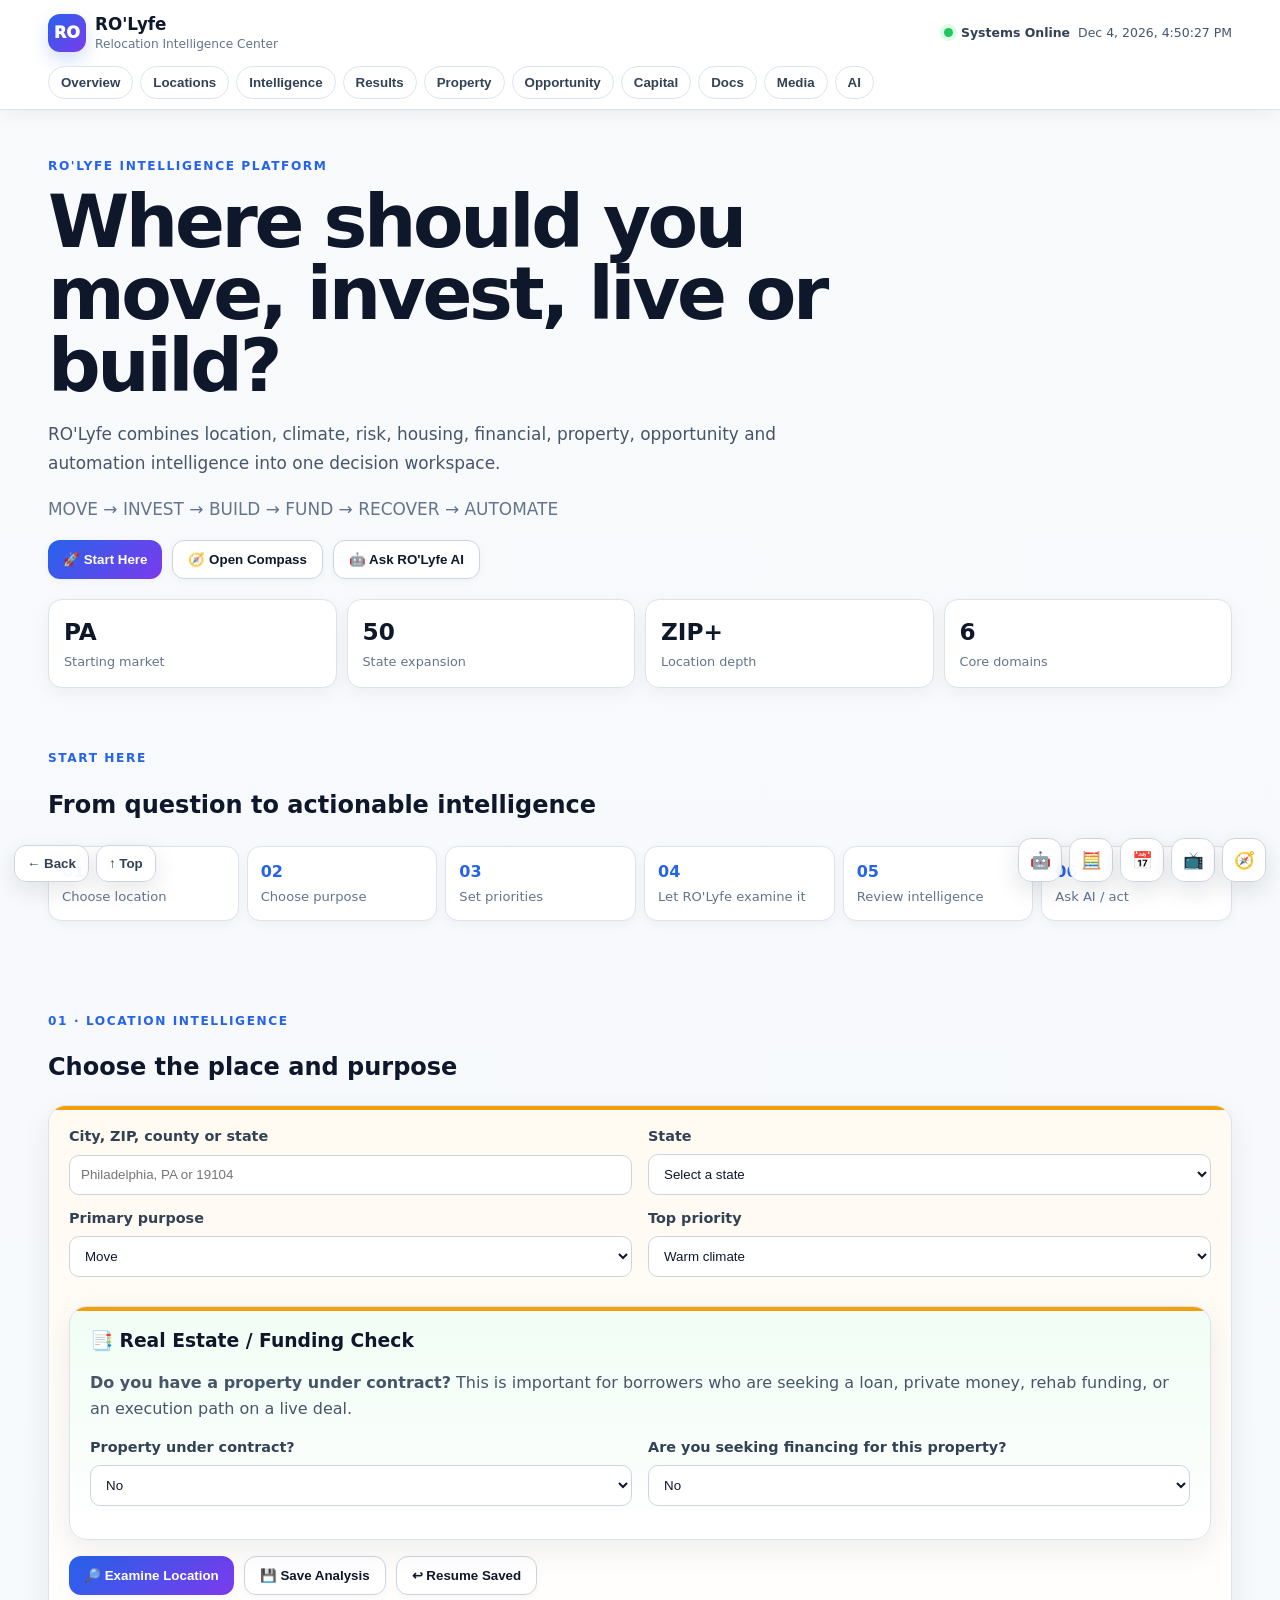
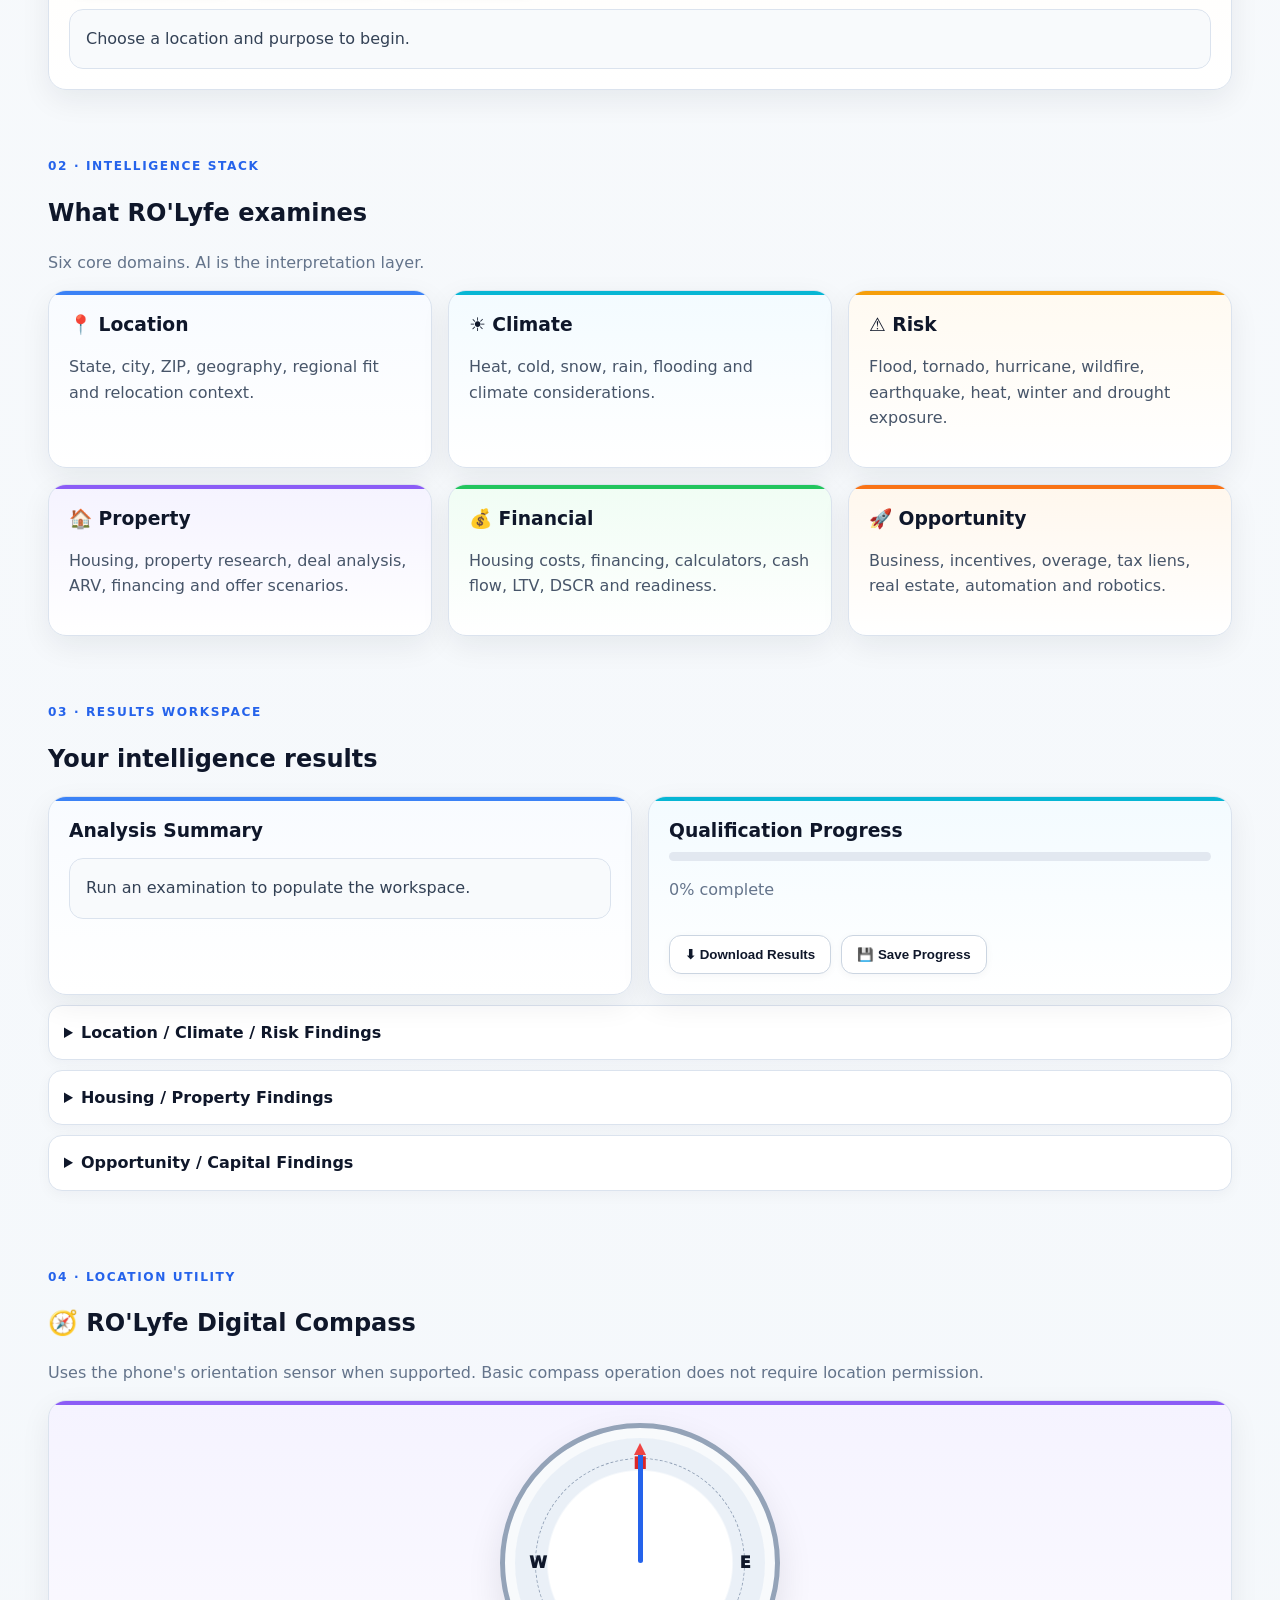
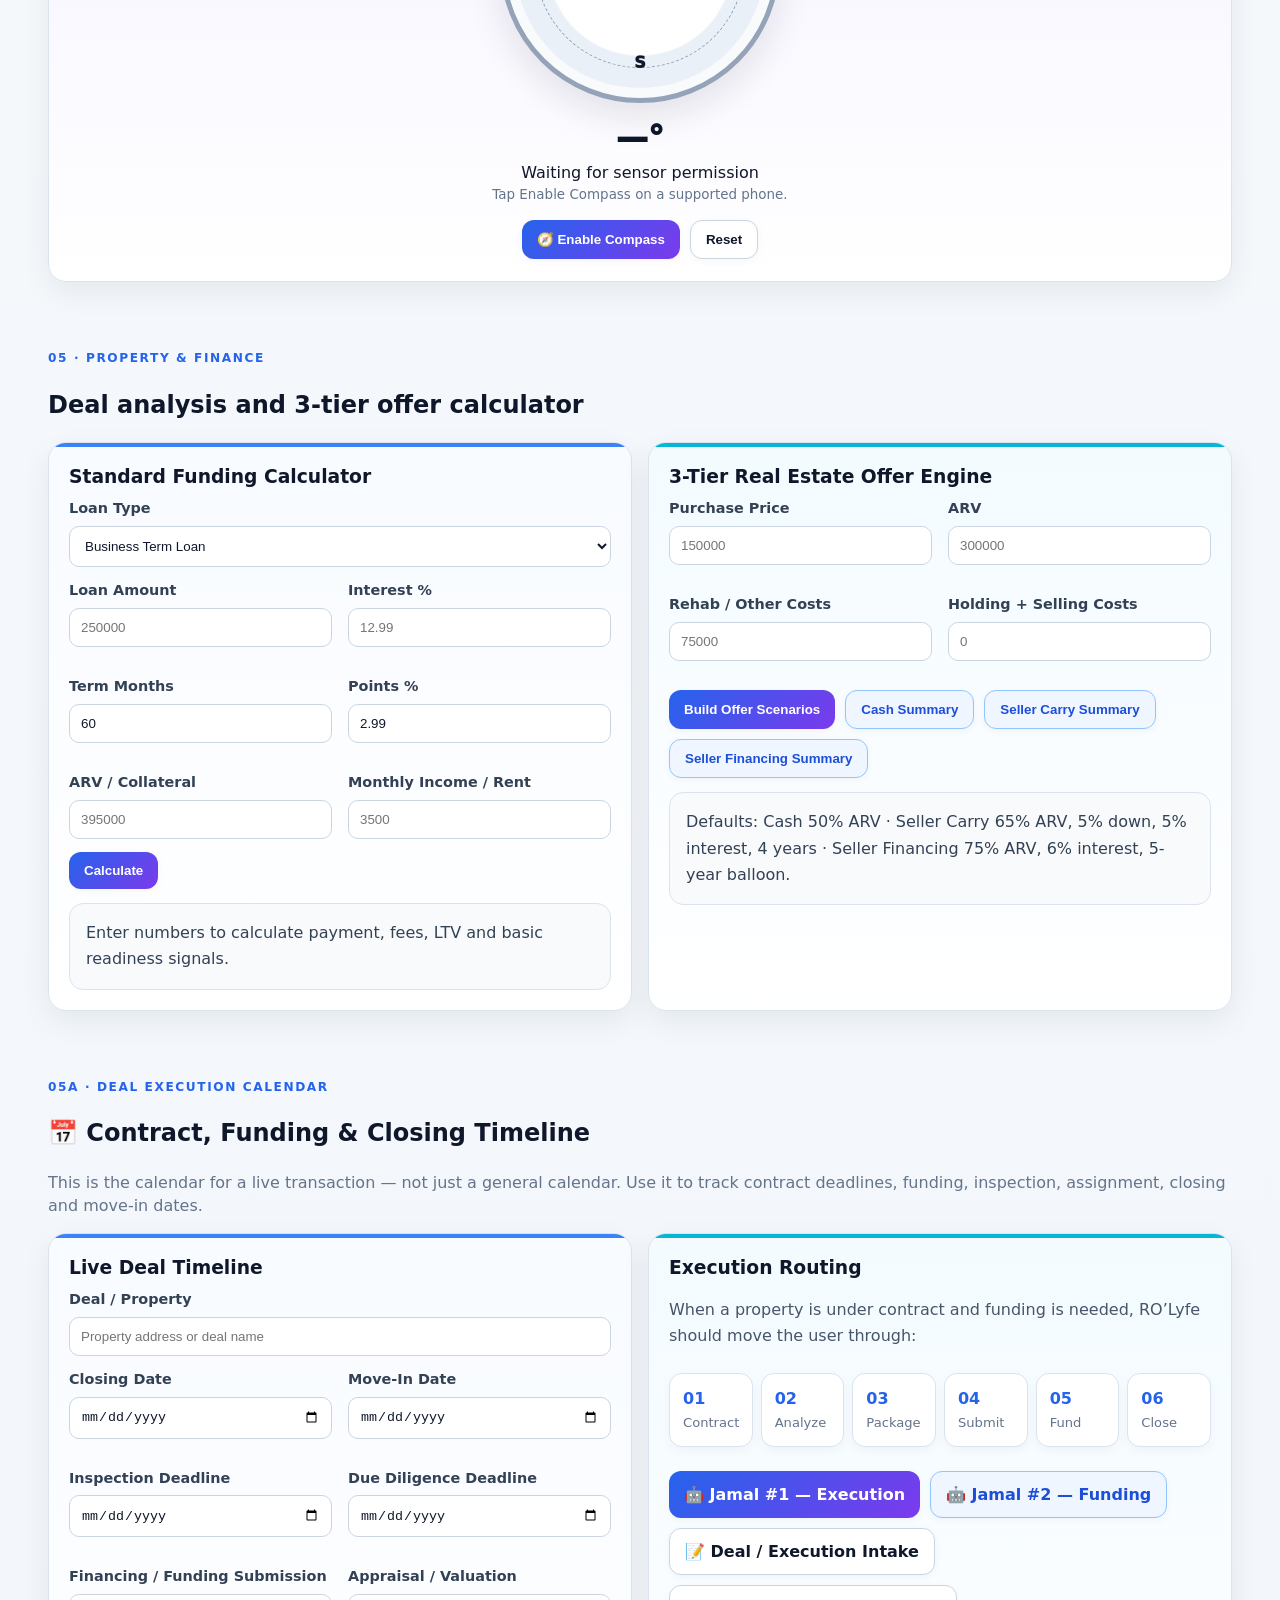
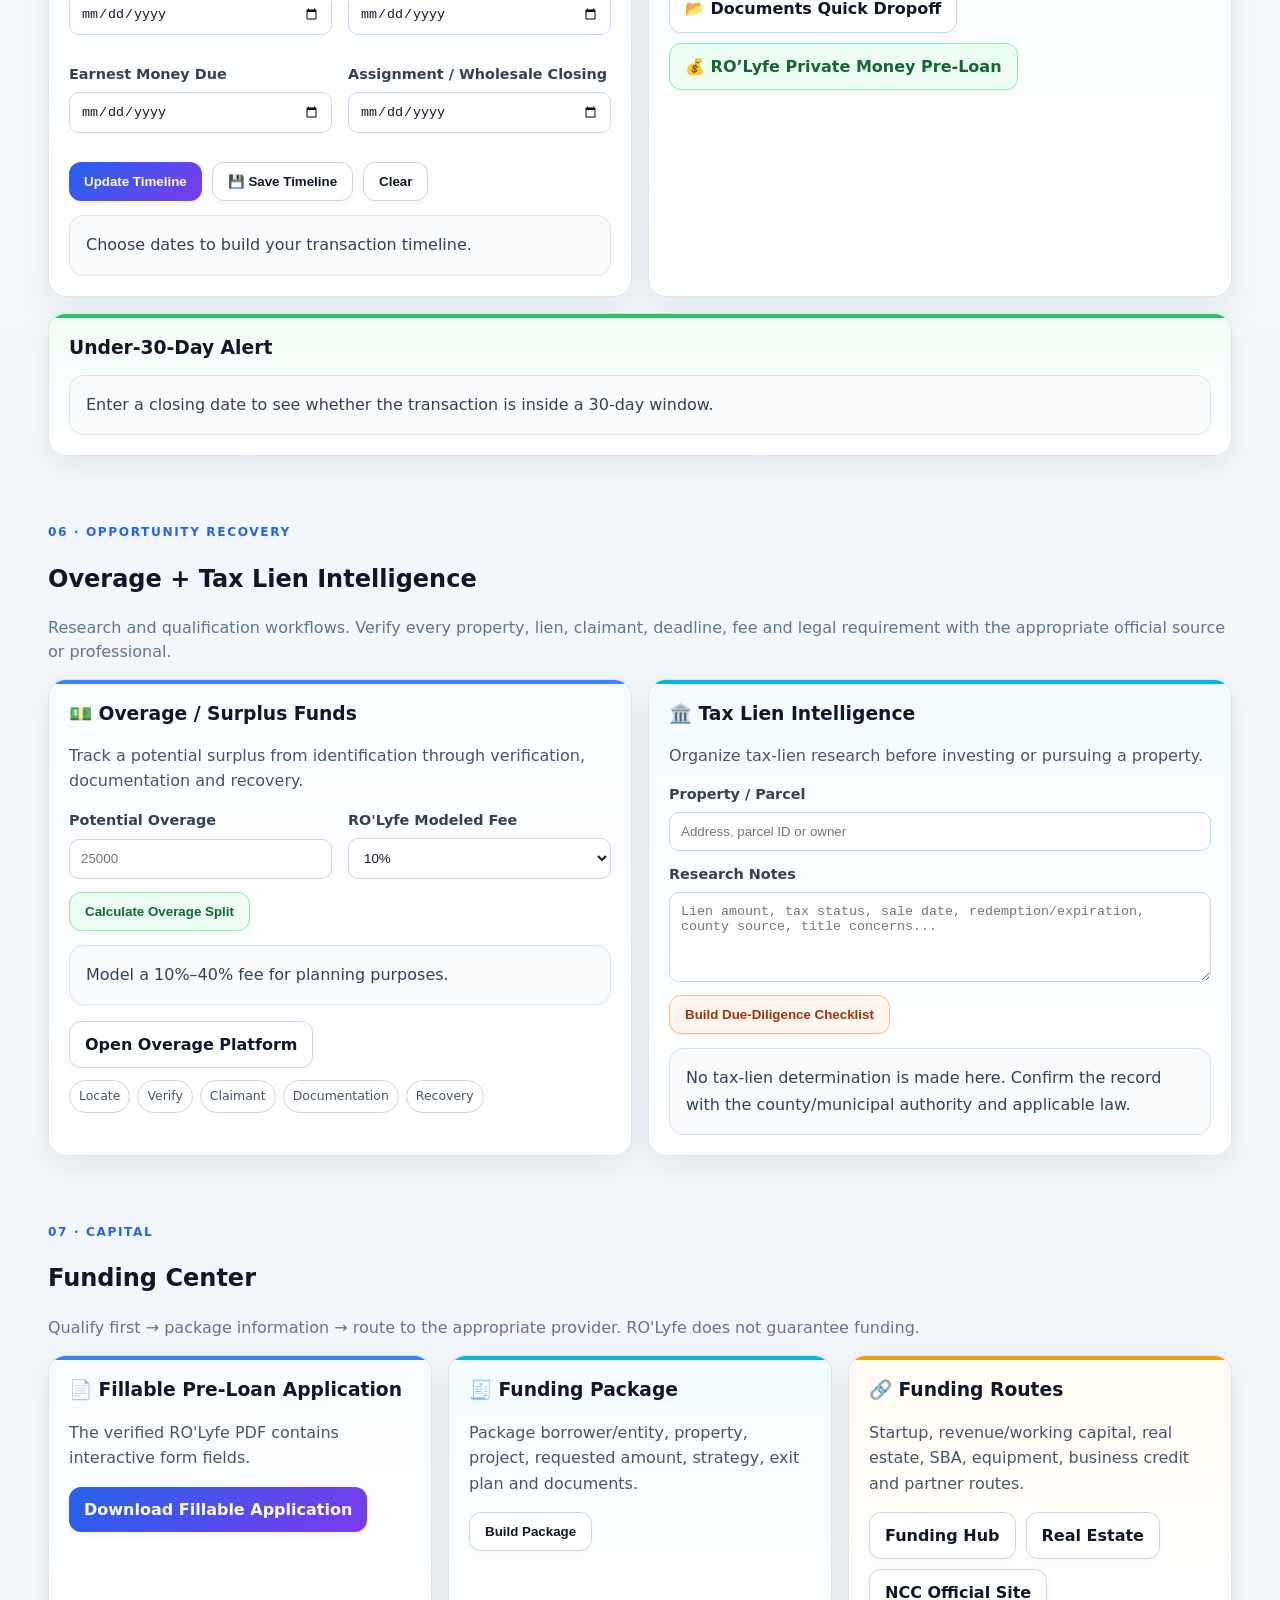
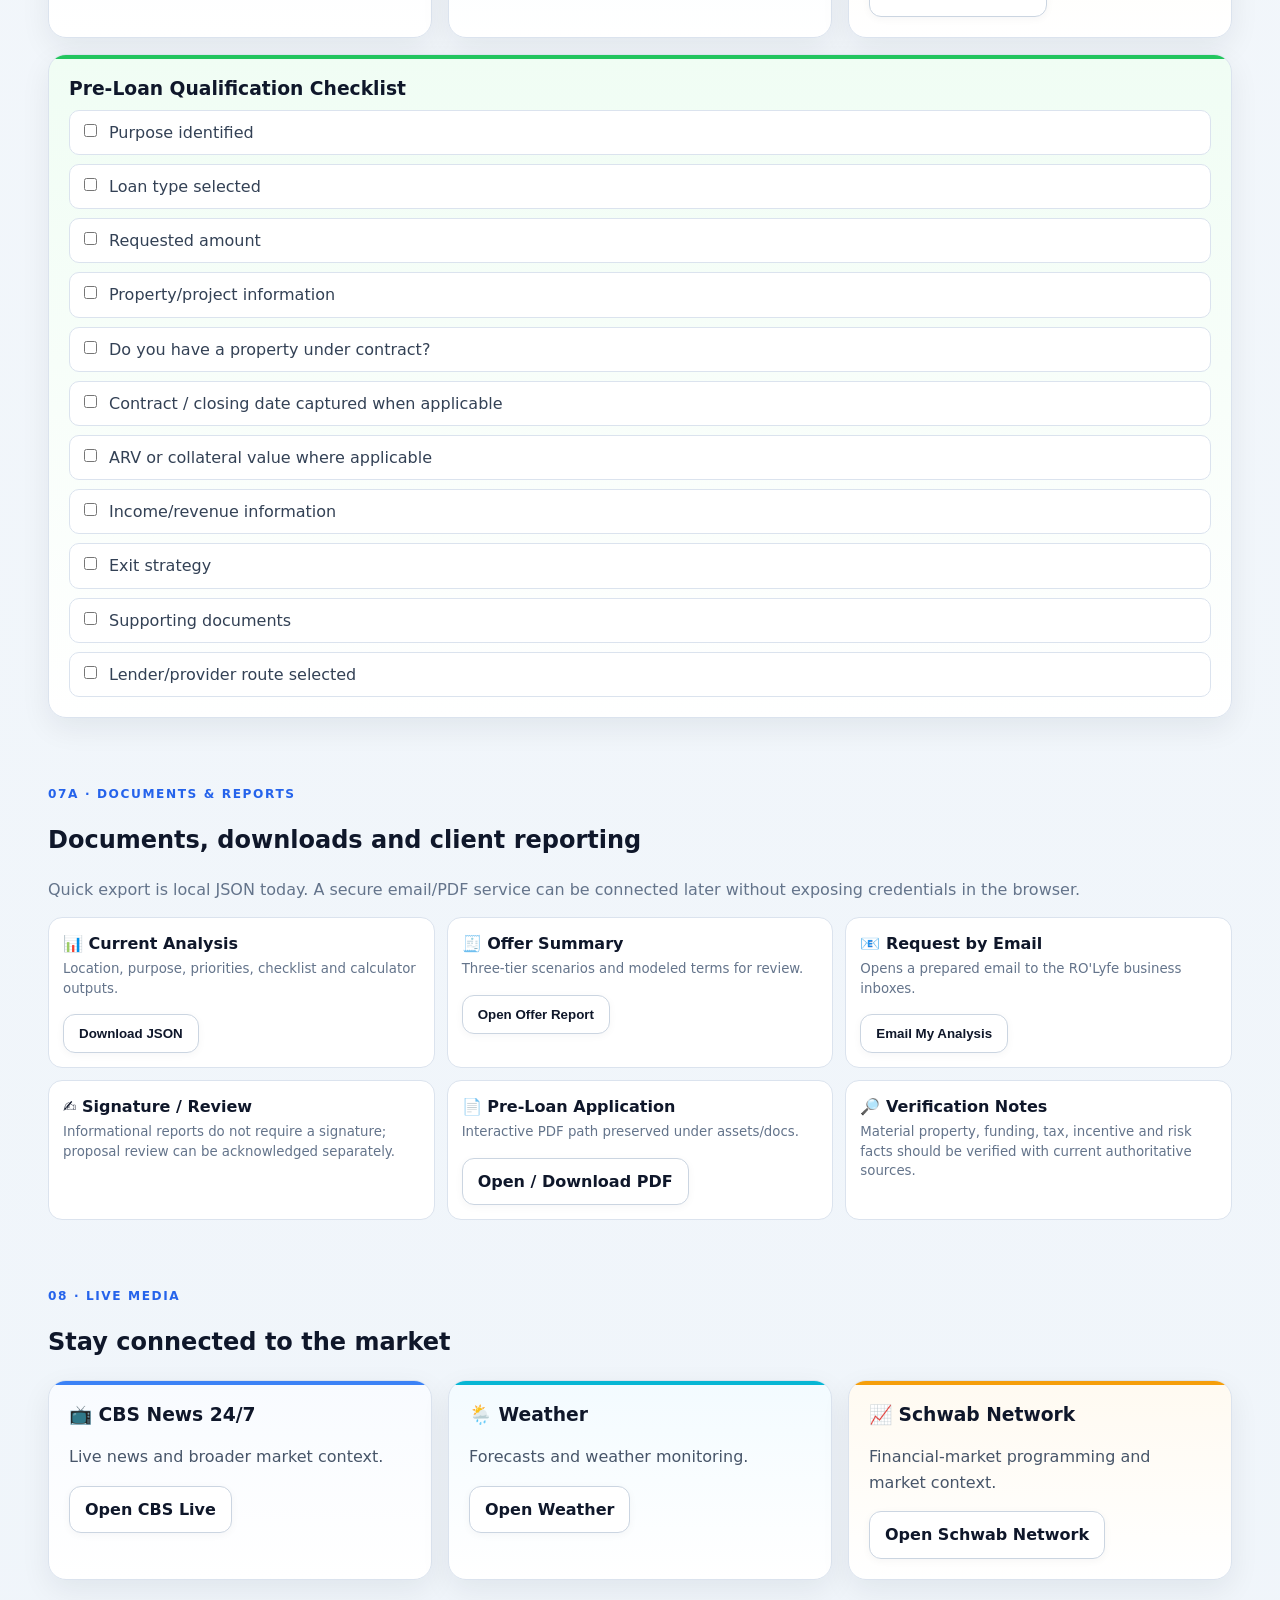
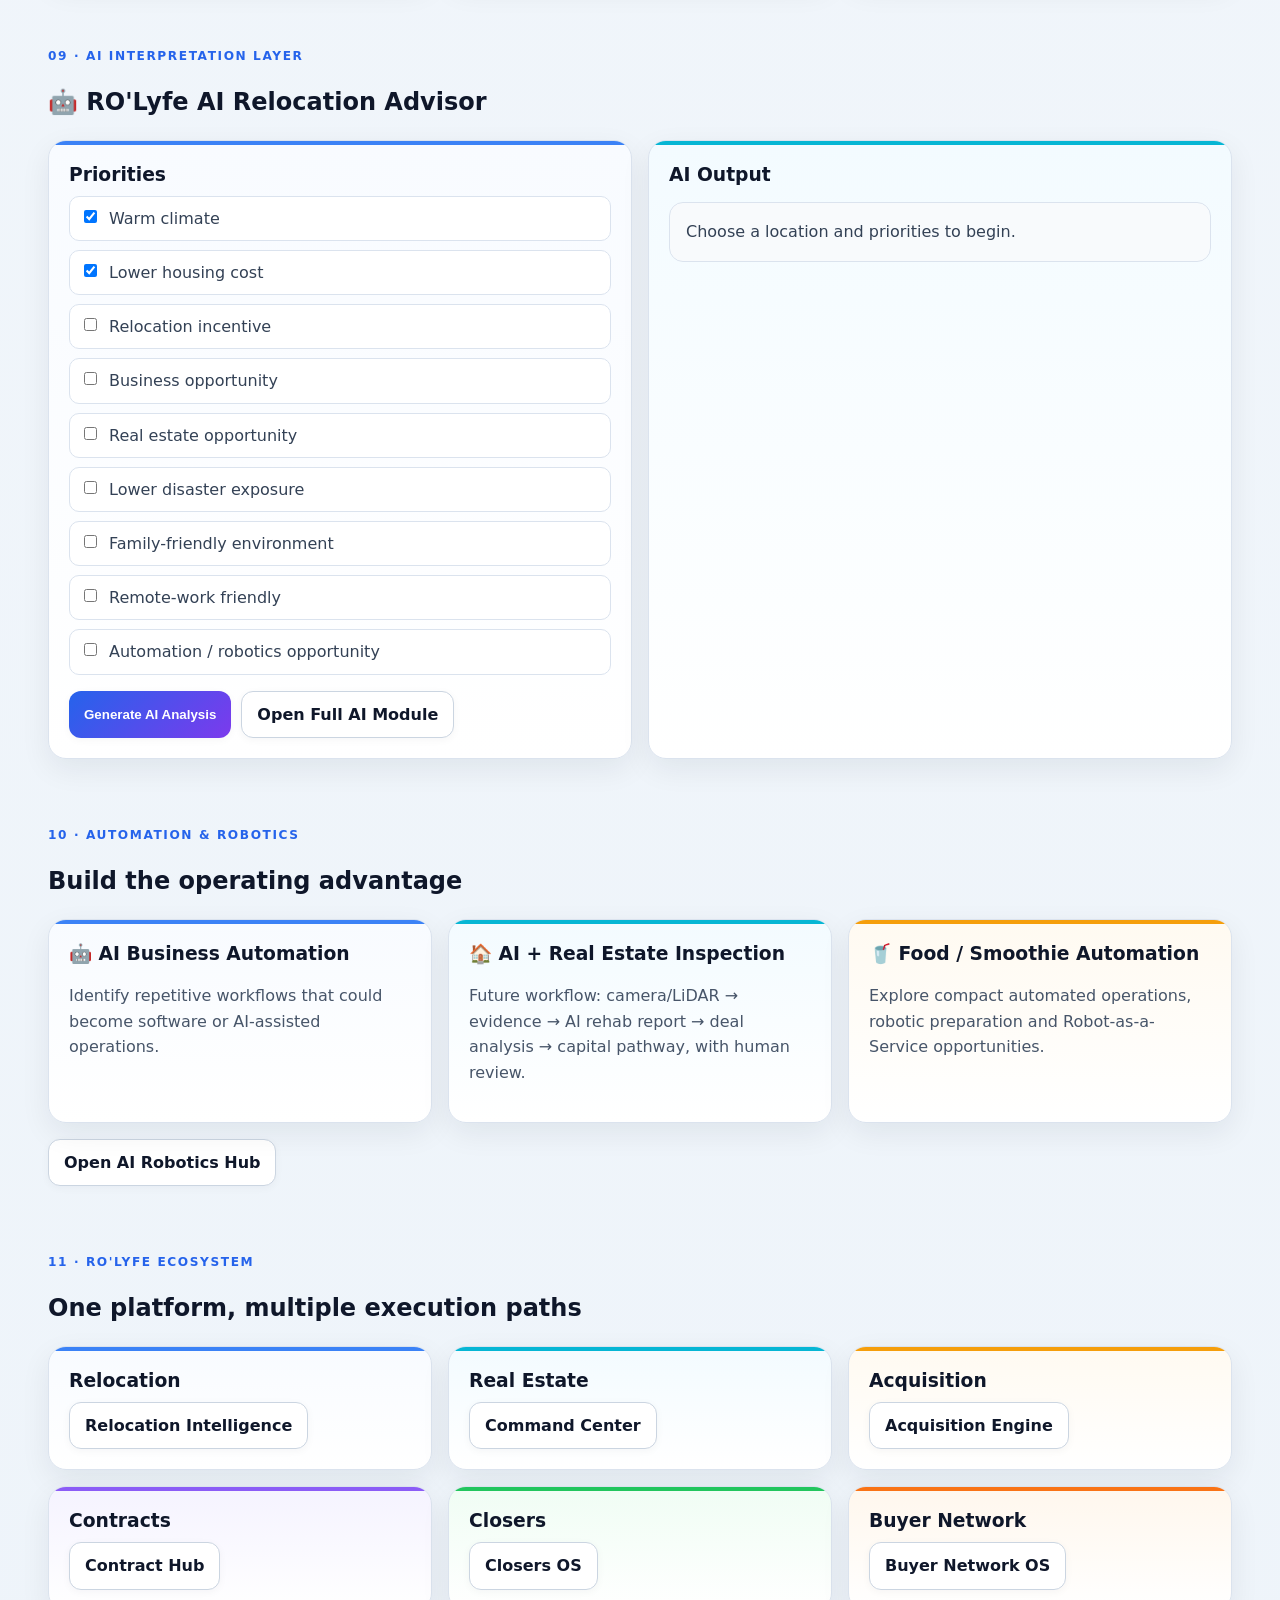
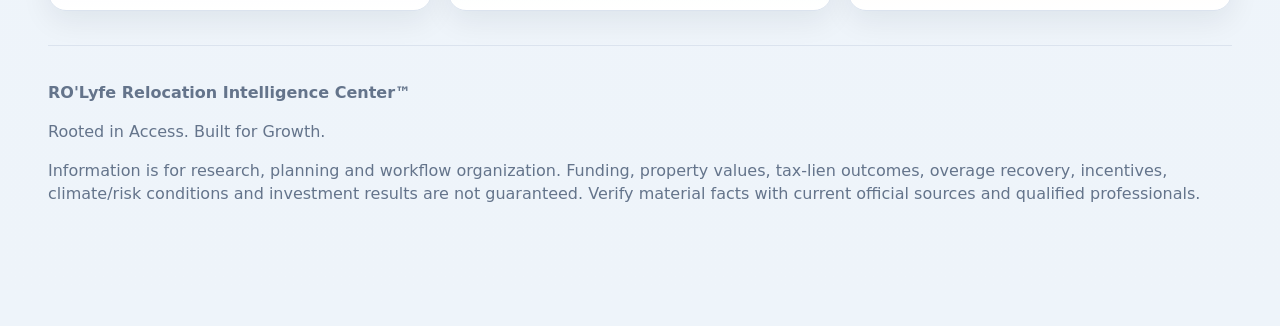
<file: index.backup-before-deal-state-engine.html>
<!doctype html>
<html lang="en">
<head>
<meta charset="utf-8"><meta name="viewport" content="width=device-width,initial-scale=1,viewport-fit=cover"><meta name="theme-color" content="#ffffff">
<meta name="description" content="RO'Lyfe Relocation Intelligence Center — location, climate, risk, housing, opportunity, recovery, capital, AI and automation intelligence.">
<title>RO'Lyfe Relocation Intelligence Center™</title>
<link rel="stylesheet" href="./assets/css/rolyfe-ui.css">
<style>
:root{
 --bg:#f4f7fb;--surface:#ffffff;--surface2:#f8fafc;--ink:#0f172a;--muted:#64748b;
 --line:#dbe3ee;--blue:#2563eb;--cyan:#0891b2;--green:#15803d;--gold:#b7791f;--violet:#7c3aed;
 --shadow:0 10px 30px rgba(15,23,42,.07);--radius:18px
}
*{box-sizing:border-box}html{scroll-behavior:smooth}body{margin:0;background:linear-gradient(180deg,#f8fafc 0,#eef4fa 100%);color:var(--ink);font-family:Inter,ui-sans-serif,system-ui,-apple-system,BlinkMacSystemFont,"Segoe UI",sans-serif;line-height:1.45}
.ro-page{max-width:1220px;margin:auto;padding:0 18px 70px}.ro-section{scroll-margin-top:118px;padding:34px 0}.site-header.ro-header{position:sticky;top:0;z-index:50;background:rgba(255,255,255,.94);backdrop-filter:blur(14px);border-bottom:1px solid var(--line);box-shadow:0 3px 18px rgba(15,23,42,.06)}
.header-top{display:grid;grid-template-columns:minmax(0,1fr) auto;align-items:center;gap:18px;padding:12px 0}.brand{display:inline-flex;align-items:center;gap:9px;text-decoration:none;color:var(--ink);min-width:0}.brand-mark{width:38px;height:38px;border-radius:12px;display:grid;place-items:center;background:linear-gradient(135deg,#2563eb,#7c3aed);color:white;font-weight:950;box-shadow:0 8px 18px rgba(37,99,235,.2)}.brand-copy{display:grid;min-width:0}.brand-copy strong{font-size:1.05rem}.brand-copy span{font-size:.76rem;color:var(--muted);white-space:nowrap}.header-status{display:flex;align-items:center;justify-content:flex-end;gap:8px;flex-wrap:wrap;color:#334155;font-size:.78rem;text-align:right}.status-dot{width:9px;height:9px;border-radius:50%;background:#22c55e;box-shadow:0 0 0 4px #dcfce7}.clock{font-variant-numeric:tabular-nums;color:#475569;white-space:nowrap}
.main-nav{display:flex;gap:7px;overflow-x:auto;padding:0 0 10px;scrollbar-width:none}.main-nav::-webkit-scrollbar{display:none}.main-nav button{border:1px solid var(--line);background:#fff;color:#334155;border-radius:999px;padding:8px 12px;font-weight:800;white-space:nowrap;cursor:pointer}.main-nav button:hover{border-color:#93c5fd;background:#eff6ff;color:#1d4ed8}
.hero{padding:48px 0 28px}.hero h1{font-size:clamp(2.15rem,6vw,4.6rem);line-height:.98;letter-spacing:-.045em;margin:10px 0 18px;max-width:900px}.hero p{max-width:800px;color:#475569;font-size:1.06rem;line-height:1.7}.kicker{font-size:.76rem;letter-spacing:.13em;text-transform:uppercase;color:#2563eb;font-weight:900}.muted{color:var(--muted)!important}.actions{display:flex;flex-wrap:wrap;gap:10px;margin-top:16px}.btn{appearance:none;border:1px solid #cbd5e1;border-radius:12px;padding:11px 15px;background:#fff;color:#0f172a;font-weight:850;cursor:pointer;text-decoration:none;display:inline-flex;align-items:center;justify-content:center;gap:8px;box-shadow:0 2px 8px rgba(15,23,42,.04)}.btn:hover{transform:translateY(-1px);box-shadow:0 5px 14px rgba(15,23,42,.08)}.btn.primary{background:linear-gradient(135deg,#2563eb,#7c3aed);border:0;color:#fff}.btn.success{background:#ecfdf3;border-color:#86efac;color:#166534}.btn.warn{background:#fff7ed;border-color:#fdba74;color:#9a3412}.btn.info{background:#eff6ff;border-color:#93c5fd;color:#1d4ed8}
.ro-grid{display:grid;grid-template-columns:repeat(3,minmax(0,1fr));gap:16px}.ro-grid2{display:grid;grid-template-columns:repeat(2,minmax(0,1fr));gap:16px}.ro-card{background:var(--surface);border:1px solid var(--line);border-radius:var(--radius);padding:20px;box-shadow:var(--shadow);position:relative;overflow:hidden}.ro-card:before{content:"";position:absolute;left:0;top:0;width:100%;height:4px;background:#cbd5e1}.ro-card:nth-child(6n+1){background:linear-gradient(180deg,#f8fbff,#fff)}.ro-card:nth-child(6n+1):before{background:#3b82f6}.ro-card:nth-child(6n+2){background:linear-gradient(180deg,#f3fbff,#fff)}.ro-card:nth-child(6n+2):before{background:#06b6d4}.ro-card:nth-child(6n+3){background:linear-gradient(180deg,#fffaf1,#fff)}.ro-card:nth-child(6n+3):before{background:#f59e0b}.ro-card:nth-child(6n+4){background:linear-gradient(180deg,#f5f3ff,#fff)}.ro-card:nth-child(6n+4):before{background:#8b5cf6}.ro-card:nth-child(6n+5){background:linear-gradient(180deg,#f0fdf4,#fff)}.ro-card:nth-child(6n+5):before{background:#22c55e}.ro-card:nth-child(6n+6){background:linear-gradient(180deg,#fff7ed,#fff)}.ro-card:nth-child(6n+6):before{background:#f97316}.ro-card h3{margin:0 0 8px;color:#0f172a}.ro-card p{color:#475569;line-height:1.6}.field{display:grid;gap:7px;margin-bottom:13px}.field label{font-weight:800;font-size:.9rem;color:#334155}.field input,.field select,.field textarea{width:100%;box-sizing:border-box;background:#fff;color:#0f172a;border:1px solid #cbd5e1;border-radius:10px;padding:11px;outline:none}.field input:focus,.field select:focus,.field textarea:focus{border-color:#60a5fa;box-shadow:0 0 0 3px #dbeafe}.field textarea{min-height:90px}.result{margin-top:14px;padding:16px;border:1px solid var(--line);border-radius:14px;background:#f8fafc;color:#334155;line-height:1.65;overflow:auto}.stats{display:grid;grid-template-columns:repeat(4,minmax(0,1fr));gap:10px;margin-top:20px}.stat{padding:15px;border-radius:14px;background:#fff;border:1px solid var(--line);box-shadow:0 5px 18px rgba(15,23,42,.05)}.stat b{display:block;font-size:1.45rem}.stat span{color:var(--muted);font-size:.8rem}.workflow{display:grid;grid-template-columns:repeat(6,minmax(0,1fr));gap:8px;margin:24px 0}.step{padding:13px;border:1px solid var(--line);border-radius:13px;background:#fff;box-shadow:0 4px 12px rgba(15,23,42,.04)}.step strong{display:block;color:#2563eb}.step span{font-size:.82rem;color:#64748b}.pills{display:flex;flex-wrap:wrap;gap:7px;margin-top:12px}.pill{padding:6px 9px;border:1px solid #cbd5e1;border-radius:999px;font-size:.78rem;color:#475569;background:#fff}.acc{border:1px solid var(--line);border-radius:14px;margin:10px 0;background:#fff;overflow:hidden;box-shadow:0 4px 14px rgba(15,23,42,.04)}.acc summary{cursor:pointer;padding:15px;font-weight:850}.acc .body{padding:0 15px 15px;color:#475569}.table{width:100%;border-collapse:collapse;background:#fff}.table th,.table td{padding:10px;border-bottom:1px solid var(--line);text-align:left}.table th{color:#1d4ed8}.checklist{display:grid;gap:9px}.check{display:flex;gap:9px;align-items:flex-start;padding:10px;border:1px solid var(--line);border-radius:10px;background:#fff;color:#334155}.progress{height:9px;background:#e2e8f0;border-radius:999px;overflow:hidden}.progress i{display:block;height:100%;width:0;background:linear-gradient(90deg,#22c55e,#2563eb);transition:width .25s}.compass{display:grid;place-items:center;padding:22px}.dial{width:min(280px,72vw);aspect-ratio:1;border-radius:50%;border:5px solid #94a3b8;position:relative;background:radial-gradient(circle,#fff 0 48%,#eaf0f7 49% 100%);display:grid;place-items:center;box-shadow:inset 0 0 0 10px #f8fafc,0 15px 35px rgba(15,23,42,.1)}.ring{position:absolute;inset:11%;border:1px dashed #94a3b8;border-radius:50%}.needle{position:absolute;width:5px;height:42%;background:#2563eb;transform-origin:50% 100%;bottom:50%;left:calc(50% - 2.5px);border-radius:5px;transition:transform .08s linear}.needle:after{content:"";position:absolute;top:-7px;left:-4px;border-left:6px solid transparent;border-right:6px solid transparent;border-bottom:12px solid #ef4444}.clabel{position:absolute;font-weight:950;color:#0f172a}.n{top:9%;color:#dc2626}.s{bottom:9%}.e{right:9%}.w{left:9%}.readout{text-align:center;margin-top:12px}.degrees{font-size:2rem;font-weight:950;color:#0f172a}.status2{color:#64748b;font-size:.84rem}.hidden{display:none!important}.utility-rail{position:fixed;right:14px;bottom:18px;z-index:60;display:flex;gap:7px;align-items:center}.utility-rail button{width:44px;height:44px;border-radius:13px;border:1px solid #cbd5e1;background:rgba(255,255,255,.96);box-shadow:0 8px 24px rgba(15,23,42,.12);cursor:pointer;font-size:1.05rem}.top-back{position:fixed;left:14px;bottom:18px;z-index:60;display:flex;gap:7px}.top-back button{border:1px solid #cbd5e1;background:rgba(255,255,255,.96);color:#334155;border-radius:12px;padding:10px 12px;font-weight:850;box-shadow:0 8px 24px rgba(15,23,42,.1)}.doc-grid{display:grid;grid-template-columns:repeat(3,minmax(0,1fr));gap:12px}.doc-item{padding:14px;border:1px solid var(--line);border-radius:14px;background:#fff}.doc-item small{display:block;color:#64748b;margin-top:4px}.footer{padding:35px 0;color:#64748b;border-top:1px solid var(--line)}
@media(max-width:900px){.ro-grid{grid-template-columns:repeat(2,minmax(0,1fr))}.workflow{grid-template-columns:repeat(3,minmax(0,1fr))}.stats{grid-template-columns:repeat(2,minmax(0,1fr))}.doc-grid{grid-template-columns:repeat(2,minmax(0,1fr))}}
@media(max-width:620px){.ro-grid,.ro-grid2,.doc-grid{grid-template-columns:1fr}.workflow{grid-template-columns:repeat(2,minmax(0,1fr))}.hero{padding-top:30px}.ro-page{padding-left:14px;padding-right:14px}.header-top{grid-template-columns:1fr;gap:8px}.header-status{justify-content:flex-start;text-align:left}.brand-copy span{white-space:normal}.utility-rail{right:10px;bottom:74px}.top-back{left:10px;bottom:14px}.top-back button{padding:9px 10px}.main-nav{padding-bottom:9px}}
@media(prefers-reduced-motion:reduce){*{scroll-behavior:auto!important;transition:none!important}}
</style></head>
<body><div class="top-back"><button onclick="goBack()">← Back</button><button onclick="goTop()">↑ Top</button></div><div class="utility-rail" aria-label="Quick tools"><button title="AI" onclick="go('ai')">🤖</button><button title="Calculator" onclick="go('property')">🧮</button><button title="Deal Calendar" aria-label="Deal Calendar" onclick="go('execution')">📅</button><button title="Media" onclick="go('media')">📺</button><button title="Compass" onclick="go('compass')">🧭</button></div>
<header class="site-header ro-header"><div class="ro-page" style="padding-bottom:0"><div class="header-top"><a class="brand" href="./" aria-label="RO'Lyfe Relocation Intelligence Center"><span class="brand-mark">RO</span><span class="brand-copy"><strong>RO'Lyfe</strong><span>Relocation Intelligence Center</span></span></a><div class="header-status"><span class="status-dot"></span><strong>Systems Online</strong><span class="clock" id="clock">Loading time…</span></div></div><nav class="main-nav" aria-label="Primary"><button onclick="go('overview')">Overview</button><button onclick="go('location')">Locations</button><button onclick="go('intelligence')">Intelligence</button><button onclick="go('results')">Results</button><button onclick="go('property')">Property</button><button onclick="go('opportunity')">Opportunity</button><button onclick="go('capital')">Capital</button><button onclick="go('documents')">Docs</button><button onclick="go('media')">Media</button><button onclick="go('ai')">AI</button></nav></div></header>
<main class="ro-page">
<section id="overview" class="ro-section hero"><div class="kicker">RO'Lyfe Intelligence Platform</div><h1>Where should you move, invest, live or build?</h1><p>RO'Lyfe combines location, climate, risk, housing, financial, property, opportunity and automation intelligence into one decision workspace.</p><p class="muted">MOVE → INVEST → BUILD → FUND → RECOVER → AUTOMATE</p><div class="actions"><button class="btn primary" onclick="go('location')">🚀 Start Here</button><button class="btn" onclick="go('compass')">🧭 Open Compass</button><button class="btn" onclick="go('ai')">🤖 Ask RO'Lyfe AI</button></div><div class="stats"><div class="stat"><b>PA</b><span>Starting market</span></div><div class="stat"><b>50</b><span>State expansion</span></div><div class="stat"><b>ZIP+</b><span>Location depth</span></div><div class="stat"><b>6</b><span>Core domains</span></div></div></section>
<section class="ro-section"><div class="kicker">Start Here</div><h2>From question to actionable intelligence</h2><div class="workflow"><div class="step"><strong>01</strong><span>Choose location</span></div><div class="step"><strong>02</strong><span>Choose purpose</span></div><div class="step"><strong>03</strong><span>Set priorities</span></div><div class="step"><strong>04</strong><span>Let RO'Lyfe examine it</span></div><div class="step"><strong>05</strong><span>Review intelligence</span></div><div class="step"><strong>06</strong><span>Ask AI / act</span></div></div></section>
<section id="location" class="ro-section"><div class="kicker">01 · Location Intelligence</div><h2>Choose the place and purpose</h2><div class="ro-card"><div class="ro-grid2"><div class="field"><label>City, ZIP, county or state</label><input id="locationSearch" placeholder="Philadelphia, PA or 19104"></div><div class="field"><label>State</label><select id="stateSelect"><option value="">Select a state</option><option>Alabama</option><option>Alaska</option><option>Arizona</option><option>Arkansas</option><option>California</option><option>Colorado</option><option>Connecticut</option><option>Delaware</option><option>Florida</option><option>Georgia</option><option>Hawaii</option><option>Idaho</option><option>Illinois</option><option>Indiana</option><option>Iowa</option><option>Kansas</option><option>Kentucky</option><option>Louisiana</option><option>Maine</option><option>Maryland</option><option>Massachusetts</option><option>Michigan</option><option>Minnesota</option><option>Mississippi</option><option>Missouri</option><option>Montana</option><option>Nebraska</option><option>Nevada</option><option>New Hampshire</option><option>New Jersey</option><option>New Mexico</option><option>New York</option><option>North Carolina</option><option>North Dakota</option><option>Ohio</option><option>Oklahoma</option><option>Oregon</option><option>Pennsylvania</option><option>Rhode Island</option><option>South Carolina</option><option>South Dakota</option><option>Tennessee</option><option>Texas</option><option>Utah</option><option>Vermont</option><option>Virginia</option><option>Washington</option><option>West Virginia</option><option>Wisconsin</option><option>Wyoming</option><option>All 50 States</option></select></div></div><div class="ro-grid2"><div class="field"><label>Primary purpose</label><select id="purpose"><option>Move</option><option>Remote Work</option><option>Family</option><option>Business</option><option>Real Estate</option><option>Investment</option><option>Funding / Loan</option><option>Retirement</option><option>Relocation Incentive</option><option>Overage</option><option>Tax Lien</option><option>Automation / Robotics</option></select></div><div class="field"><label>Top priority</label><select id="priority"><option>Warm climate</option><option>Lower housing cost</option><option>Relocation incentive</option><option>Business opportunity</option><option>Real estate opportunity</option><option>Lower disaster exposure</option><option>Family-friendly environment</option><option>Remote-work friendly</option><option>Automation / robotics opportunity</option></select></div></div><div class="ro-card" style="margin-top:16px;background:linear-gradient(180deg,#f0fdf4,#fff)"><h3>📑 Real Estate / Funding Check</h3><p><strong>Do you have a property under contract?</strong> This is important for borrowers who are seeking a loan, private money, rehab funding, or an execution path on a live deal.</p><div class="ro-grid2"><div class="field"><label>Property under contract?</label><select id="underContract" onchange="toggleContractFields()"><option value="No">No</option><option value="Yes">Yes</option></select></div><div class="field"><label>Are you seeking financing for this property?</label><select id="seekingFunding"><option value="No">No</option><option value="Yes">Yes</option></select></div></div><div id="contractFields" class="hidden"><div class="ro-grid2"><div class="field"><label>Contract / Property Address</label><input id="contractAddress" placeholder="123 Main St, City, State"></div><div class="field"><label>Contract Price</label><input id="contractPrice" type="number" placeholder="150000"></div><div class="field"><label>Contract Signed Date</label><input id="contractDate" type="date"></div><div class="field"><label>Closing Date</label><input id="closingDate" type="date"></div></div><div class="actions"><button class="btn info" type="button" onclick="go('execution')">📅 Open Deal Calendar</button><button class="btn success" type="button" onclick="go('capital')">💰 Go to Funding</button><button class="btn" type="button" onclick="openJamal1()">🤖 Jamal Execution Agent</button></div></div></div><div class="actions"><button class="btn primary" onclick="runSearch()">🔎 Examine Location</button><button class="btn" onclick="save()">💾 Save Analysis</button><button class="btn" onclick="resume()">↩ Resume Saved</button></div><div id="searchResult" class="result">Choose a location and purpose to begin.</div></div></section>
<section id="intelligence" class="ro-section"><div class="kicker">02 · Intelligence Stack</div><h2>What RO'Lyfe examines</h2><p class="muted">Six core domains. AI is the interpretation layer.</p><div class="ro-grid"><article class="ro-card"><h3>📍 Location</h3><p>State, city, ZIP, geography, regional fit and relocation context.</p></article><article class="ro-card"><h3>☀️ Climate</h3><p>Heat, cold, snow, rain, flooding and climate considerations.</p></article><article class="ro-card"><h3>⚠️ Risk</h3><p>Flood, tornado, hurricane, wildfire, earthquake, heat, winter and drought exposure.</p></article><article class="ro-card"><h3>🏠 Property</h3><p>Housing, property research, deal analysis, ARV, financing and offer scenarios.</p></article><article class="ro-card"><h3>💰 Financial</h3><p>Housing costs, financing, calculators, cash flow, LTV, DSCR and readiness.</p></article><article class="ro-card"><h3>🚀 Opportunity</h3><p>Business, incentives, overage, tax liens, real estate, automation and robotics.</p></article></div></section>
<section id="results" class="ro-section"><div class="kicker">03 · Results Workspace</div><h2>Your intelligence results</h2><div class="ro-grid2"><div class="ro-card"><h3>Analysis Summary</h3><div id="summary" class="result">Run an examination to populate the workspace.</div></div><div class="ro-card"><h3>Qualification Progress</h3><div class="progress"><i id="bar"></i></div><p id="pct" class="muted">0% complete</p><div id="checks" class="checklist"></div><div class="actions"><button class="btn" onclick="downloadResults()">⬇ Download Results</button><button class="btn" onclick="save()">💾 Save Progress</button></div></div></div><details class="acc"><summary>Location / Climate / Risk Findings</summary><div class="body" id="locationFindings">Run an examination first.</div></details><details class="acc"><summary>Housing / Property Findings</summary><div class="body">Use the property workspace below for deal-level analysis.</div></details><details class="acc"><summary>Opportunity / Capital Findings</summary><div class="body">Opportunity and funding routes appear here as the workflow develops.</div></details></section>
<section id="compass" class="ro-section"><div class="kicker">04 · Location Utility</div><h2>🧭 RO'Lyfe Digital Compass</h2><p class="muted">Uses the phone's orientation sensor when supported. Basic compass operation does not require location permission.</p><div class="ro-card compass"><div class="dial"><div class="ring"></div><span class="clabel n">N</span><span class="clabel s">S</span><span class="clabel e">E</span><span class="clabel w">W</span><div id="needle" class="needle"></div></div><div class="readout"><div id="degrees" class="degrees">—°</div><div id="direction">Waiting for sensor permission</div><div id="compassStatus" class="status2">Tap Enable Compass on a supported phone.</div></div><div class="actions"><button class="btn primary" onclick="enableCompass()">🧭 Enable Compass</button><button class="btn" onclick="resetCompass()">Reset</button></div></div></section>
<section id="property" class="ro-section"><div class="kicker">05 · Property & Finance</div><h2>Deal analysis and 3-tier offer calculator</h2><div class="ro-grid2"><div class="ro-card"><h3>Standard Funding Calculator</h3><div class="field"><label>Loan Type</label><select id="loanType"><option>Business Term Loan</option><option>SBA 7(a)</option><option>SBA 504 / Real Estate</option><option>Real Estate LOC</option><option>HELOC / Equity Line</option><option>DSCR Rental Loan</option><option>Fix & Flip / Rehab Loan</option><option>Bridge Loan</option><option>Private Money Loan</option><option>Working Capital Loan</option><option>Equipment Financing</option></select></div><div class="ro-grid2"><div class="field"><label>Loan Amount</label><input id="loanAmount" type="number" placeholder="250000"></div><div class="field"><label>Interest %</label><input id="loanRate" type="number" step=".01" placeholder="12.99"></div><div class="field"><label>Term Months</label><input id="loanTerm" type="number" value="60"></div><div class="field"><label>Points %</label><input id="loanPoints" type="number" step=".01" value="2.99"></div><div class="field"><label>ARV / Collateral</label><input id="loanArv" type="number" placeholder="395000"></div><div class="field"><label>Monthly Income / Rent</label><input id="income" type="number" placeholder="3500"></div></div><button class="btn primary" onclick="calcFunding()">Calculate</button><div id="fundingResult" class="result">Enter numbers to calculate payment, fees, LTV and basic readiness signals.</div></div><div class="ro-card"><h3>3-Tier Real Estate Offer Engine</h3><div class="ro-grid2"><div class="field"><label>Purchase Price</label><input id="purchasePrice" type="number" placeholder="150000"></div><div class="field"><label>ARV</label><input id="arv" type="number" placeholder="300000"></div><div class="field"><label>Rehab / Other Costs</label><input id="rehab" type="number" placeholder="75000"></div><div class="field"><label>Holding + Selling Costs</label><input id="holdingSelling" type="number" placeholder="0"></div></div><div class="actions"><button class="btn primary" onclick="calcOffers()">Build Offer Scenarios</button><button class="btn info" onclick="createOfferSummary('cash')">Cash Summary</button><button class="btn info" onclick="createOfferSummary('carry')">Seller Carry Summary</button><button class="btn info" onclick="createOfferSummary('finance')">Seller Financing Summary</button></div><div id="offerResult" class="result">Defaults: Cash 50% ARV · Seller Carry 65% ARV, 5% down, 5% interest, 4 years · Seller Financing 75% ARV, 6% interest, 5-year balloon.</div><div id="offerSummary" class="result hidden"></div></div></div></section>
<section id="execution" class="ro-section"><div class="kicker">05A · Deal Execution Calendar</div><h2>📅 Contract, Funding & Closing Timeline</h2><p class="muted">This is the calendar for a live transaction — not just a general calendar. Use it to track contract deadlines, funding, inspection, assignment, closing and move-in dates.</p><div class="ro-grid2"><div class="ro-card"><h3>Live Deal Timeline</h3><div class="field"><label>Deal / Property</label><input id="timelineAddress" placeholder="Property address or deal name"></div><div class="ro-grid2"><div class="field"><label>Closing Date</label><input id="timelineClosing" type="date" onchange="updateDealTimeline()"></div><div class="field"><label>Move-In Date</label><input id="timelineMoveIn" type="date" onchange="updateDealTimeline()"></div><div class="field"><label>Inspection Deadline</label><input id="inspectionDate" type="date" onchange="updateDealTimeline()"></div><div class="field"><label>Due Diligence Deadline</label><input id="dueDiligenceDate" type="date" onchange="updateDealTimeline()"></div><div class="field"><label>Financing / Funding Submission</label><input id="fundingDate" type="date" onchange="updateDealTimeline()"></div><div class="field"><label>Appraisal / Valuation</label><input id="appraisalDate" type="date" onchange="updateDealTimeline()"></div><div class="field"><label>Earnest Money Due</label><input id="earnestDate" type="date" onchange="updateDealTimeline()"></div><div class="field"><label>Assignment / Wholesale Closing</label><input id="assignmentDate" type="date" onchange="updateDealTimeline()"></div></div><div class="actions"><button class="btn primary" onclick="updateDealTimeline()">Update Timeline</button><button class="btn" onclick="saveDealTimeline()">💾 Save Timeline</button><button class="btn" onclick="clearDealTimeline()">Clear</button></div><div id="dealTimelineResult" class="result">Choose dates to build your transaction timeline.</div></div><div class="ro-card"><h3>Execution Routing</h3><p>When a property is under contract and funding is needed, RO’Lyfe should move the user through:</p><div class="workflow"><div class="step"><strong>01</strong><span>Contract</span></div><div class="step"><strong>02</strong><span>Analyze</span></div><div class="step"><strong>03</strong><span>Package</span></div><div class="step"><strong>04</strong><span>Submit</span></div><div class="step"><strong>05</strong><span>Fund</span></div><div class="step"><strong>06</strong><span>Close</span></div></div><div class="actions"><a class="btn primary" target="_blank" rel="noopener" href="https://www.jotform.com/agent/019bdd1fe57172838101dccf3612b1e9e787">🤖 Jamal #1 — Execution</a><a class="btn info" target="_blank" rel="noopener" href="https://agent.jotform.com/019a5b67fad97a4db24b28e44f970158c0f1">🤖 Jamal #2 — Funding</a><a class="btn" target="_blank" rel="noopener" href="https://form.jotform.com/252063354378055">📝 Deal / Execution Intake</a><a class="btn" target="_blank" rel="noopener" href="https://form.jotform.com/253154859148062">📂 Documents Quick Dropoff</a><a class="btn success" target="_blank" rel="noopener" href="https://form.jotform.com/261416399941062">💰 RO’Lyfe Private Money Pre-Loan</a></div></div></div><div class="ro-card" style="margin-top:16px"><h3>Under-30-Day Alert</h3><div id="contractUrgency" class="result">Enter a closing date to see whether the transaction is inside a 30-day window.</div></div></section>
<section id="opportunity" class="ro-section"><div class="kicker">06 · Opportunity Recovery</div><h2>Overage + Tax Lien Intelligence</h2><p class="muted">Research and qualification workflows. Verify every property, lien, claimant, deadline, fee and legal requirement with the appropriate official source or professional.</p><div class="ro-grid2"><div class="ro-card"><h3>💵 Overage / Surplus Funds</h3><p>Track a potential surplus from identification through verification, documentation and recovery.</p><div class="ro-grid2"><div class="field"><label>Potential Overage</label><input id="overage" type="number" placeholder="25000"></div><div class="field"><label>RO'Lyfe Modeled Fee</label><select id="fee"><option value="10">10%</option><option value="15">15%</option><option value="20">20%</option><option value="25">25%</option><option value="30">30%</option><option value="35">35%</option><option value="40">40%</option></select></div></div><button class="btn success" onclick="calcOverage()">Calculate Overage Split</button><div id="overageResult" class="result">Model a 10%–40% fee for planning purposes.</div><div class="actions"><a class="btn" target="_blank" rel="noopener" href="https://rolrichman.github.io/ROLyfe-Overage-Calculator/">Open Overage Platform</a></div><div class="pills"><span class="pill">Locate</span><span class="pill">Verify</span><span class="pill">Claimant</span><span class="pill">Documentation</span><span class="pill">Recovery</span></div></div><div class="ro-card"><h3>🏛️ Tax Lien Intelligence</h3><p>Organize tax-lien research before investing or pursuing a property.</p><div class="field"><label>Property / Parcel</label><input id="parcel" placeholder="Address, parcel ID or owner"></div><div class="field"><label>Research Notes</label><textarea id="taxNotes" placeholder="Lien amount, tax status, sale date, redemption/expiration, county source, title concerns..."></textarea></div><button class="btn warn" onclick="taxChecklist()">Build Due-Diligence Checklist</button><div id="taxResult" class="result">No tax-lien determination is made here. Confirm the record with the county/municipal authority and applicable law.</div></div></div></section>
<section id="capital" class="ro-section"><div class="kicker">07 · Capital</div><h2>Funding Center</h2><p class="muted">Qualify first → package information → route to the appropriate provider. RO'Lyfe does not guarantee funding.</p><div class="ro-grid"><div class="ro-card"><h3>📄 Fillable Pre-Loan Application</h3><p>The verified RO'Lyfe PDF contains interactive form fields.</p><a class="btn primary" href="./assets/docs/ROlyfe-Fillable-Pre-Loan-Application.pdf" download>Download Fillable Application</a></div><div class="ro-card"><h3>🧾 Funding Package</h3><p>Package borrower/entity, property, project, requested amount, strategy, exit plan and documents.</p><button class="btn" onclick="alert('Funding Package workflow ready for the next intake layer.')">Build Package</button></div><div class="ro-card"><h3>🔗 Funding Routes</h3><p>Startup, revenue/working capital, real estate, SBA, equipment, business credit and partner routes.</p><div class="actions"><a class="btn" target="_blank" rel="noopener" href="https://my.americasfundingexperts.com/?id=1820217000190862001">Funding Hub</a><a class="btn" target="_blank" rel="noopener" href="https://my.americasfundingexperts.com/f/real-estate?id=1820217000190862001">Real Estate</a><a class="btn" target="_blank" rel="noopener" href="https://nationalcorporatecredit.com/">NCC Official Site</a></div></div></div><div class="ro-card" style="margin-top:16px"><h3>Pre-Loan Qualification Checklist</h3><div id="fundingChecklist" class="checklist"></div></div></section>
<section id="documents" class="ro-section"><div class="kicker">07A · Documents & Reports</div><h2>Documents, downloads and client reporting</h2><p class="muted">Quick export is local JSON today. A secure email/PDF service can be connected later without exposing credentials in the browser.</p><div class="doc-grid"><div class="doc-item"><strong>📊 Current Analysis</strong><small>Location, purpose, priorities, checklist and calculator outputs.</small><div class="actions"><button class="btn" onclick="downloadResults()">Download JSON</button></div></div><div class="doc-item"><strong>🧾 Offer Summary</strong><small>Three-tier scenarios and modeled terms for review.</small><div class="actions"><button class="btn" onclick="createOfferSummary('cash')">Open Offer Report</button></div></div><div class="doc-item"><strong>📧 Request by Email</strong><small>Opens a prepared email to the RO'Lyfe business inboxes.</small><div class="actions"><button class="btn" onclick="emailAnalysis()">Email My Analysis</button></div></div><div class="doc-item"><strong>✍️ Signature / Review</strong><small>Informational reports do not require a signature; proposal review can be acknowledged separately.</small></div><div class="doc-item"><strong>📄 Pre-Loan Application</strong><small>Interactive PDF path preserved under assets/docs.</small><div class="actions"><a class="btn" href="./assets/docs/ROlyfe-Fillable-Pre-Loan-Application.pdf" download>Open / Download PDF</a></div></div><div class="doc-item"><strong>🔎 Verification Notes</strong><small>Material property, funding, tax, incentive and risk facts should be verified with current authoritative sources.</small></div></div></section>
<section id="media" class="ro-section"><div class="kicker">08 · Live Media</div><h2>Stay connected to the market</h2><div class="ro-grid"><div class="ro-card"><h3>📺 CBS News 24/7</h3><p>Live news and broader market context.</p><a class="btn" target="_blank" rel="noopener" href="https://www.cbsnews.com/live/">Open CBS Live</a></div><div class="ro-card"><h3>🌦️ Weather</h3><p>Forecasts and weather monitoring.</p><a class="btn" target="_blank" rel="noopener" href="https://weather.com/">Open Weather</a></div><div class="ro-card"><h3>📈 Schwab Network</h3><p>Financial-market programming and market context.</p><a class="btn" target="_blank" rel="noopener" href="https://schwabnetwork.com/">Open Schwab Network</a></div></div></section>
<section id="ai" class="ro-section"><div class="kicker">09 · AI Interpretation Layer</div><h2>🤖 RO'Lyfe AI Relocation Advisor</h2><div class="ro-grid2"><div class="ro-card"><h3>Priorities</h3><div class="checklist"><label class="check"><input data-priority="Warm climate" type="checkbox" checked> Warm climate</label><label class="check"><input data-priority="Lower housing cost" type="checkbox" checked> Lower housing cost</label><label class="check"><input data-priority="Relocation incentive" type="checkbox"> Relocation incentive</label><label class="check"><input data-priority="Business opportunity" type="checkbox"> Business opportunity</label><label class="check"><input data-priority="Real estate opportunity" type="checkbox"> Real estate opportunity</label><label class="check"><input data-priority="Lower disaster exposure" type="checkbox"> Lower disaster exposure</label><label class="check"><input data-priority="Family-friendly environment" type="checkbox"> Family-friendly environment</label><label class="check"><input data-priority="Remote-work friendly" type="checkbox"> Remote-work friendly</label><label class="check"><input data-priority="Automation / robotics opportunity" type="checkbox"> Automation / robotics opportunity</label></div><div class="actions"><button class="btn primary" onclick="aiAnalyze()">Generate AI Analysis</button><a class="btn" href="./modules/ai/">Open Full AI Module</a></div></div><div class="ro-card"><h3>AI Output</h3><div id="aiOutput" class="result">Choose a location and priorities to begin.</div></div></div></section>
<section class="ro-section"><div class="kicker">10 · Automation & Robotics</div><h2>Build the operating advantage</h2><div class="ro-grid"><div class="ro-card"><h3>🤖 AI Business Automation</h3><p>Identify repetitive workflows that could become software or AI-assisted operations.</p></div><div class="ro-card"><h3>🏠 AI + Real Estate Inspection</h3><p>Future workflow: camera/LiDAR → evidence → AI rehab report → deal analysis → capital pathway, with human review.</p></div><div class="ro-card"><h3>🥤 Food / Smoothie Automation</h3><p>Explore compact automated operations, robotic preparation and Robot-as-a-Service opportunities.</p></div></div><div class="actions"><a class="btn" target="_blank" rel="noopener" href="https://rolrichman.github.io/RO-Lyfe-AI-Robotics-Hub/">Open AI Robotics Hub</a></div></section>
<section class="ro-section"><div class="kicker">11 · RO'Lyfe Ecosystem</div><h2>One platform, multiple execution paths</h2><div class="ro-grid"><div class="ro-card"><h3>Relocation</h3><a class="btn" href="./">Relocation Intelligence</a></div><div class="ro-card"><h3>Real Estate</h3><a class="btn" target="_blank" rel="noopener" href="https://rolrichman.github.io/RO-Lyfe-Real-Estate-Command-Center/">Command Center</a></div><div class="ro-card"><h3>Acquisition</h3><a class="btn" target="_blank" rel="noopener" href="https://rolrichman.github.io/rolyfe-acquisition-engine/">Acquisition Engine</a></div><div class="ro-card"><h3>Contracts</h3><a class="btn" target="_blank" rel="noopener" href="https://rolrichman.github.io/rolyfe-contract-documents-hub/">Contract Hub</a></div><div class="ro-card"><h3>Closers</h3><a class="btn" target="_blank" rel="noopener" href="https://rolrichman.github.io/RO-Lyfe-Closers-OS/">Closers OS</a></div><div class="ro-card"><h3>Buyer Network</h3><a class="btn" target="_blank" rel="noopener" href="https://rolrichman.github.io/RO-Lyfe-Buyer-Network-OS/">Buyer Network OS</a></div></div></section>
<footer class="footer"><strong>RO'Lyfe Relocation Intelligence Center™</strong><p>Rooted in Access. Built for Growth.</p><p class="muted">Information is for research, planning and workflow organization. Funding, property values, tax-lien outcomes, overage recovery, incentives, climate/risk conditions and investment results are not guaranteed. Verify material facts with current official sources and qualified professionals.</p></footer>
</main>
<script src="./js/rolyfe-ui.js"></script><script src="./js/calculator.js"></script><script src="./js/calendar.js"></script><script src="./js/media.js"></script><script src="./js/funding-router.js"></script>
<script src="./modules/ai/ai.js"></script><script src="./modules/ai/advisor.js"></script><script src="./modules/ai/location-analysis.js"></script><script src="./modules/ai/property-analysis.js"></script>
<script>
const KEY='rolyfe-relocation-v2';function go(id){document.getElementById(id)?.scrollIntoView({behavior:'smooth',block:'start'})}function esc(v){return String(v??'').replace(/[&<>"']/g,c=>({'&':'&amp;','<':'&lt;','>':'&gt;','"':'&quot;',"'":'&#39;'}[c]))}function money(n){return Number(n||0).toLocaleString('en-US',{style:'currency',currency:'USD',maximumFractionDigits:2})}function priorities(){return [...document.querySelectorAll('[data-priority]:checked')].map(x=>x.dataset.priority)}
function runSearch(){const location=(document.getElementById('locationSearch').value||document.getElementById('stateSelect').value||'Selected market').trim(),purpose=document.getElementById('purpose').value,priority=document.getElementById('priority').value;const d={location,purpose,priority,priorities:priorities(),underContract:document.getElementById('underContract')?.value||'No',seekingFunding:document.getElementById('seekingFunding')?.value||'No',contractAddress:document.getElementById('contractAddress')?.value||'',contractPrice:document.getElementById('contractPrice')?.value||'',contractDate:document.getElementById('contractDate')?.value||'',closingDate:document.getElementById('closingDate')?.value||'',updatedAt:new Date().toISOString()};localStorage.setItem(KEY,JSON.stringify(d));document.getElementById('searchResult').innerHTML='<strong>Analysis started:</strong> '+esc(location)+' · <strong>Purpose:</strong> '+esc(purpose)+' · <strong>Priority:</strong> '+esc(priority);document.getElementById('summary').innerHTML='<strong>'+esc(location)+'</strong><br>Purpose: '+esc(purpose)+'<br>Priority: '+esc(priority);document.getElementById('locationFindings').textContent='Location selected: '+location+'. Current climate/risk facts should be populated from current source data before being treated as decision-grade.';buildChecks(purpose);try{window.ROlyfeAI?.setLocation?.(location);window.ROlyfeAI?.setPurpose?.(purpose);window.ROlyfeAI?.setPreferences?.({priorities:priorities()})}catch(e){console.debug(e)}go('results')}
function buildChecks(purpose){let a=purpose==='Overage'?['Opportunity identified','Official record verified','Surplus amount verified','Claimant eligibility reviewed','Documents identified','Fee agreement reviewed','Claim process verified']:purpose==='Tax Lien'?['Property/parcel identified','Official lien verified','Lien amount/date verified','Redemption rules verified','Title/encumbrances reviewed','Exit strategy documented','Professional review where needed']:['Location identified','Purpose selected','Priorities selected','Climate reviewed','Risk reviewed','Housing reviewed','Opportunity reviewed','Next action selected'];document.getElementById('checks').innerHTML=a.map(x=>'<label class="check"><input class="q" type="checkbox" onchange="progress()"> '+esc(x)+'</label>').join('');progress()}
function progress(){const q=[...document.querySelectorAll('.q')],n=q.filter(x=>x.checked).length,p=q.length?Math.round(n/q.length*100):0;document.getElementById('bar').style.width=p+'%';document.getElementById('pct').textContent=p+'% complete'}function save(){const d=JSON.parse(localStorage.getItem(KEY)||'{}');d.checks=[...document.querySelectorAll('.q')].map(x=>x.checked);d.underContract=document.getElementById('underContract')?.value||'No';d.seekingFunding=document.getElementById('seekingFunding')?.value||'No';d.contractAddress=document.getElementById('contractAddress')?.value||'';d.contractPrice=document.getElementById('contractPrice')?.value||'';d.contractDate=document.getElementById('contractDate')?.value||'';d.closingDate=document.getElementById('closingDate')?.value||'';d.savedAt=new Date().toISOString();localStorage.setItem(KEY,JSON.stringify(d));alert('RO’Lyfe analysis saved on this device.')}function resume(){const d=JSON.parse(localStorage.getItem(KEY)||'null');if(!d){alert('No saved analysis found on this device.');return}document.getElementById('locationSearch').value=d.location||'';document.getElementById('purpose').value=d.purpose||'Move';document.getElementById('underContract').value=d.underContract||'No';document.getElementById('seekingFunding').value=d.seekingFunding||'No';document.getElementById('contractAddress').value=d.contractAddress||'';document.getElementById('contractPrice').value=d.contractPrice||'';document.getElementById('contractDate').value=d.contractDate||'';document.getElementById('closingDate').value=d.closingDate||'';toggleContractFields();runSearch();(d.checks||[]).forEach((v,i)=>{const x=document.querySelectorAll('.q')[i];if(x)x.checked=v});restoreDealTimeline(d);progress()}
function downloadResults(){const d=JSON.parse(localStorage.getItem(KEY)||'{}');d.generatedAt=new Date().toISOString();d.priorities=priorities();d.funding=document.getElementById('fundingResult').innerText;d.offers=document.getElementById('offerResult').innerText;d.overage=document.getElementById('overageResult').innerText;d.taxLien=document.getElementById('taxResult').innerText;d.contract={underContract:document.getElementById('underContract')?.value||'No',seekingFunding:document.getElementById('seekingFunding')?.value||'No',address:document.getElementById('contractAddress')?.value||'',price:document.getElementById('contractPrice')?.value||'',contractDate:document.getElementById('contractDate')?.value||'',closingDate:document.getElementById('closingDate')?.value||''};d.dealTimeline=JSON.parse(localStorage.getItem(KEY)||'{}').dealTimeline||{};const a=document.createElement('a');a.href=URL.createObjectURL(new Blob([JSON.stringify(d,null,2)],{type:'application/json'}));a.download='ROlyfe-analysis-'+new Date().toISOString().slice(0,10)+'.json';a.click();setTimeout(()=>URL.revokeObjectURL(a.href),1000)}
function calcFunding(){const P=+document.getElementById('loanAmount').value||0,r=(+document.getElementById('loanRate').value||0)/1200,n=+document.getElementById('loanTerm').value||0,pts=+document.getElementById('loanPoints').value||0,arv=+document.getElementById('loanArv').value||0,inc=+document.getElementById('income').value||0,pay=P&&n?(r?P*r/(1-Math.pow(1+r,-n)):P/n):0;document.getElementById('fundingResult').innerHTML='<strong>Monthly payment:</strong> '+money(pay)+'<br><strong>Points/fees:</strong> '+money(P*pts/100)+'<br><strong>LTV:</strong> '+(arv?(P/arv*100).toFixed(1)+'%':'—')+'<br><strong>Income/payment:</strong> '+(pay?(inc/pay).toFixed(2)+'x':'—')+'<br><span class="muted">Scenario only; lender terms may differ.</span>'}
function calcOffers(){const a=+document.getElementById('arv').value||0,p=+document.getElementById('purchasePrice').value||0,r=+document.getElementById('rehab').value||0,hs=+document.getElementById('holdingSelling').value||0;if(!a){document.getElementById('offerResult').textContent='Enter an ARV first.';return}const cash=a*.50,carry=a*.65,finance=a*.75,carryDown=carry*.05,carryFin=carry-carryDown,carryRate=.05/12,carryN=48,carryPay=carryFin*(carryRate?carryRate/(1-Math.pow(1+carryRate,-carryN)):1/carryN),financeRate=.06/12,financeN=60,financePay=finance*(financeRate?financeRate/(1-Math.pow(1+financeRate,-financeN)):1/financeN),spread= a-(p+r+hs);document.getElementById('offerResult').innerHTML='<table class="table"><tr><th>Scenario</th><th>Offer</th><th>Key Terms</th></tr><tr><td>All Cash</td><td>'+money(cash)+'</td><td>50% ARV</td></tr><tr><td>Seller Carry</td><td>'+money(carry)+'</td><td>5% down '+money(carryDown)+' · financed '+money(carryFin)+' · 5% · 48 mo · est. payment '+money(carryPay)+'</td></tr><tr><td>Seller Financing</td><td>'+money(finance)+'</td><td>6% · 60 mo · est. payment '+money(financePay)+' · balloon per terms</td></tr></table><p><strong>Gross spread before other costs:</strong> '+money(spread)+'</p><span class="muted">Modeled scenarios only. Actual seller/lender terms must be negotiated and verified.</span>'}
function createOfferSummary(type){calcOffers();const a=+document.getElementById('arv').value||0,p=+document.getElementById('purchasePrice').value||0,r=+document.getElementById('rehab').value||0,hs=+document.getElementById('holdingSelling').value||0;if(!a){document.getElementById('offerSummary').classList.remove('hidden');document.getElementById('offerSummary').textContent='Enter ARV first.';return}const data={cash:{label:'All Cash',offer:a*.50,terms:'50% ARV'},carry:{label:'Seller Carry',offer:a*.65,terms:'65% ARV · 5% down · 5% interest · 4 years'},finance:{label:'Seller Financing',offer:a*.75,terms:'75% ARV · 6% interest · 5-year balloon'}}[type]||{label:'Offer',offer:0,terms:''};const spread=a-(p+r+hs);const text='RO\'Lyfe '+data.label+' Proposal Summary\n\nProperty / location: '+(document.getElementById('locationSearch').value||document.getElementById('stateSelect').value||'Not entered')+'\nPurchase Price: '+money(p)+'\nARV: '+money(a)+'\nRehab / Other Costs: '+money(r)+'\nHolding + Selling Costs: '+money(hs)+'\nModeled Offer: '+money(data.offer)+'\nTerms: '+data.terms+'\nGross Spread Before Other Costs: '+money(spread)+'\n\nThis is a planning/proposal summary, not a binding contract or guarantee of financing.';document.getElementById('offerSummary').classList.remove('hidden');document.getElementById('offerSummary').innerHTML='<strong>'+esc(data.label)+' Proposal Summary</strong><pre style="white-space:pre-wrap;font:inherit;margin:10px 0 0">'+esc(text)+'</pre><div class="actions"><button class="btn" onclick="downloadText('+JSON.stringify(data.label)+','+JSON.stringify(text)+')">Download Summary</button></div>'}
function downloadText(name,text){const a=document.createElement('a');a.href=URL.createObjectURL(new Blob([text],{type:'text/plain'}));a.download='ROlyfe-'+name.replace(/\s+/g,'-')+'-Summary.txt';a.click();setTimeout(()=>URL.revokeObjectURL(a.href),1000)}
function emailAnalysis(){const d=JSON.parse(localStorage.getItem(KEY)||'{}');const subject=encodeURIComponent('RO’Lyfe Analysis Request — '+(d.location||'New Analysis'));const body=encodeURIComponent('Hello RO’Lyfe,\n\nI would like my analysis/report reviewed.\n\nLocation: '+(d.location||'')+'\nPurpose: '+(d.purpose||'')+'\nPriority: '+(d.priority||'')+'\n\nPlease let me know the next step.');window.location.href='mailto:Richmoneybroker@gmail.com,Richman@rootoflyfe.com?subject='+subject+'&body='+body}
function calcOverage(){const a=+document.getElementById('overage').value||0,p=+document.getElementById('fee').value||10;if(!a){document.getElementById('overageResult').textContent='Enter a potential overage amount.';return}const fee=a*p/100;document.getElementById('overageResult').innerHTML='<strong>Potential overage:</strong> '+money(a)+'<br><strong>Modeled RO’Lyfe fee ('+p+'%):</strong> '+money(fee)+'<br><strong>Remaining:</strong> '+money(a-fee)+'<br><span class="muted">Planning calculation only; actual compensation and legal requirements depend on the agreement and jurisdiction.</span>'}
function taxChecklist(){const p=esc(document.getElementById('parcel').value||'Selected property'),items=['Confirm official parcel/property record','Confirm tax-lien amount and filing date','Identify taxing authority and procedure','Verify redemption period and deadlines','Review title, mortgages and encumbrances','Confirm economics and exit strategy','Document sources and retrieval date','Obtain appropriate legal/title/tax guidance'];document.getElementById('taxResult').innerHTML='<strong>Checklist for '+p+':</strong><ul>'+items.map(x=>'<li>'+x+'</li>').join('')+'</ul><span class="muted">Secondary databases are not the final legal record.</span>'}
async function aiAnalyze(){const place=document.getElementById('locationSearch').value||document.getElementById('stateSelect').value||'Selected market',purpose=document.getElementById('purpose').value;let out='<strong>RO’Lyfe AI Analysis</strong><br><br>Location: '+esc(place)+'<br>Purpose: '+esc(purpose)+'<br>Priorities: '+esc(priorities().join(', ')||'None')+'<br><br>';try{if(window.ROlyfeAI?.analyze){out+='<pre style="white-space:pre-wrap">'+esc(JSON.stringify(await window.ROlyfeAI.analyze({location:place,purpose,priorities:priorities()}),null,2))+'</pre>'}else if(window.ROlyfeAdvisor?.analyze){out+='<pre style="white-space:pre-wrap">'+esc(JSON.stringify(await window.ROlyfeAdvisor.analyze({question:'Analyze '+place+' for '+purpose,location:place,purpose,priorities:priorities()}),null,2))+'</pre>'}else out+='<span class="muted">AI engine is unavailable in this session. Open the full AI module to inspect engine status.</span>'}catch(e){out+='<span class="muted">AI bridge error; existing engine files were not modified.</span>';console.error(e)}document.getElementById('aiOutput').innerHTML=out}
let compassOn=false,compassHandler=null,lastHeading=null,screenAngle=0;
function compassDirection(h){return ['N','NE','E','SE','S','SW','W','NW'][Math.round(h/45)%8]}
function normalizeHeading(h){h=((h%360)+360)%360;return h}
function smoothHeading(h){if(lastHeading==null){lastHeading=h;return h}let d=((h-lastHeading+540)%360)-180;lastHeading=normalizeHeading(lastHeading+d*.18);return lastHeading}
function updateScreenAngle(){screenAngle=(screen.orientation&&typeof screen.orientation.angle==='number')?screen.orientation.angle:(typeof window.orientation==='number'?window.orientation:0)}
function enableCompass(){if(!window.DeviceOrientationEvent){document.getElementById('compassStatus').textContent='Device orientation is not supported by this browser.';return}updateScreenAngle();if(typeof DeviceOrientationEvent.requestPermission==='function'){DeviceOrientationEvent.requestPermission().then(p=>{if(p==='granted') startCompass();else document.getElementById('compassStatus').textContent='Sensor permission was not granted.'}).catch(()=>document.getElementById('compassStatus').textContent='Could not request sensor permission.')}else startCompass()}
function startCompass(){if(compassOn)return;compassOn=true;compassHandler=orient;window.addEventListener('deviceorientationabsolute',compassHandler,true);window.addEventListener('deviceorientation',compassHandler,true);window.addEventListener('orientationchange',updateScreenAngle);if(screen.orientation?.addEventListener)screen.orientation.addEventListener('change',updateScreenAngle);document.getElementById('compassStatus').textContent='Compass sensor active. Hold the phone level and away from magnets.'}
function orient(e){let h=null;if(typeof e.webkitCompassHeading==='number'&&e.webkitCompassHeading>=0)h=e.webkitCompassHeading;else if(typeof e.alpha==='number')h=normalizeHeading(360-e.alpha+screenAngle);if(h==null||Number.isNaN(h)){document.getElementById('compassStatus').textContent='Sensor data is unavailable or not providing a usable heading.';return}h=smoothHeading(normalizeHeading(h));document.getElementById('needle').style.transform='rotate('+h+'deg)';document.getElementById('degrees').textContent=Math.round(h)+'°';document.getElementById('direction').textContent=compassDirection(h)}
function resetCompass(){if(compassHandler){window.removeEventListener('deviceorientationabsolute',compassHandler,true);window.removeEventListener('deviceorientation',compassHandler,true)}compassOn=false;compassHandler=null;lastHeading=null;document.getElementById('needle').style.transform='rotate(0deg)';document.getElementById('degrees').textContent='—°';document.getElementById('direction').textContent='Waiting for sensor permission';document.getElementById('compassStatus').textContent='Tap Enable Compass on a supported phone.'}
function goBack(){if(history.length>1)history.back();else go('overview')}
function goTop(){window.scrollTo({top:0,behavior:'smooth'})}
function openJamal1(){window.open('https://www.jotform.com/agent/019bdd1fe57172838101dccf3612b1e9e787','_blank','noopener')}
function toggleContractFields(){const yes=document.getElementById('underContract')?.value==='Yes';document.getElementById('contractFields')?.classList.toggle('hidden',!yes);if(yes){const c=document.getElementById('contractDate')?.value,cl=document.getElementById('closingDate')?.value;if(c&&!document.getElementById('timelineClosing').value)document.getElementById('timelineClosing').value=cl||'';document.getElementById('timelineAddress').value=document.getElementById('contractAddress').value||'';updateDealTimeline()}}
function daysBetweenToday(dateStr){if(!dateStr)return null;const d=new Date(dateStr+'T12:00:00'),t=new Date();t.setHours(12,0,0,0);return Math.ceil((d-t)/86400000)}
function fmtDate(v){if(!v)return 'Not set';return new Date(v+'T12:00:00').toLocaleDateString(undefined,{month:'short',day:'numeric',year:'numeric'})}
function updateDealTimeline(){const fields=[['inspectionDate','Inspection deadline'],['dueDiligenceDate','Due diligence deadline'],['fundingDate','Funding submission'],['appraisalDate','Appraisal / valuation'],['earnestDate','Earnest money due'],['assignmentDate','Assignment / wholesale closing'],['timelineClosing','Closing date'],['timelineMoveIn','Move-in date']];const rows=fields.filter(([id])=>document.getElementById(id)?.value).map(([id,label])=>({label,date:document.getElementById(id).value,days:daysBetweenToday(document.getElementById(id).value)})).sort((a,b)=>a.date.localeCompare(b.date));const out=document.getElementById('dealTimelineResult');if(!rows.length){out.textContent='Choose dates to build your transaction timeline.'}else{out.innerHTML='<strong>'+(document.getElementById('timelineAddress').value||'Live Deal')+'</strong><ul>'+rows.map(x=>'<li><strong>'+esc(x.label)+'</strong> — '+fmtDate(x.date)+(x.days===null?'':(x.days<0?' · '+Math.abs(x.days)+' days ago': ' · '+x.days+' days'))+'</li>').join('')+'</ul>'}const close=document.getElementById('timelineClosing').value;const box=document.getElementById('contractUrgency');if(!close){box.textContent='Enter a closing date to see whether the transaction is inside a 30-day window.';return}const d=daysBetweenToday(close);let msg=d<0?'Closing date has passed. Verify whether the deal was extended, closed or needs attention.':d<=30?'⚠️ Closing is within 30 days: '+d+' day'+(d===1?'':'s')+' remaining. Prioritize funding, documents, title, appraisal and closing coordination.':'Closing is '+d+' days away. Keep the milestone schedule active and verify lender/title deadlines.';box.innerHTML=msg}
function saveDealTimeline(){const ids=['timelineAddress','timelineClosing','timelineMoveIn','inspectionDate','dueDiligenceDate','fundingDate','appraisalDate','earnestDate','assignmentDate'];const d=JSON.parse(localStorage.getItem(KEY)||'{}');d.dealTimeline={};ids.forEach(id=>d.dealTimeline[id]=document.getElementById(id)?.value||'');d.dealTimeline.savedAt=new Date().toISOString();localStorage.setItem(KEY,JSON.stringify(d));alert('Deal timeline saved on this device.')}
function restoreDealTimeline(d){const x=d?.dealTimeline||{};Object.keys(x).forEach(id=>{const el=document.getElementById(id);if(el&&id!=='savedAt')el.value=x[id]||''});updateDealTimeline()}
function clearDealTimeline(){['timelineAddress','timelineClosing','timelineMoveIn','inspectionDate','dueDiligenceDate','fundingDate','appraisalDate','earnestDate','assignmentDate'].forEach(id=>{const el=document.getElementById(id);if(el)el.value=''});updateDealTimeline()}
function initFundingChecklist(){const a=['Purpose identified','Loan type selected','Requested amount','Property/project information','Do you have a property under contract?','Contract / closing date captured when applicable','ARV or collateral value where applicable','Income/revenue information','Exit strategy','Supporting documents','Lender/provider route selected'];document.getElementById('fundingChecklist').innerHTML=a.map(x=>'<label class="check"><input type="checkbox"> '+x+'</label>').join('')}
function updateClock(){const x=document.getElementById('clock');if(x)x.textContent=new Date().toLocaleString([], {month:'short',day:'numeric',year:'numeric',hour:'numeric',minute:'2-digit',second:'2-digit'})}updateClock();setInterval(updateClock,1000);document.addEventListener('DOMContentLoaded',()=>{initFundingChecklist();const raw=localStorage.getItem(KEY);if(raw){const d=JSON.parse(raw);document.getElementById('searchResult').innerHTML='<strong>Saved RO’Lyfe analysis detected.</strong> Use Resume Saved to continue.';restoreDealTimeline(d)}toggleContractFields()});
</script></body></html>
</file>
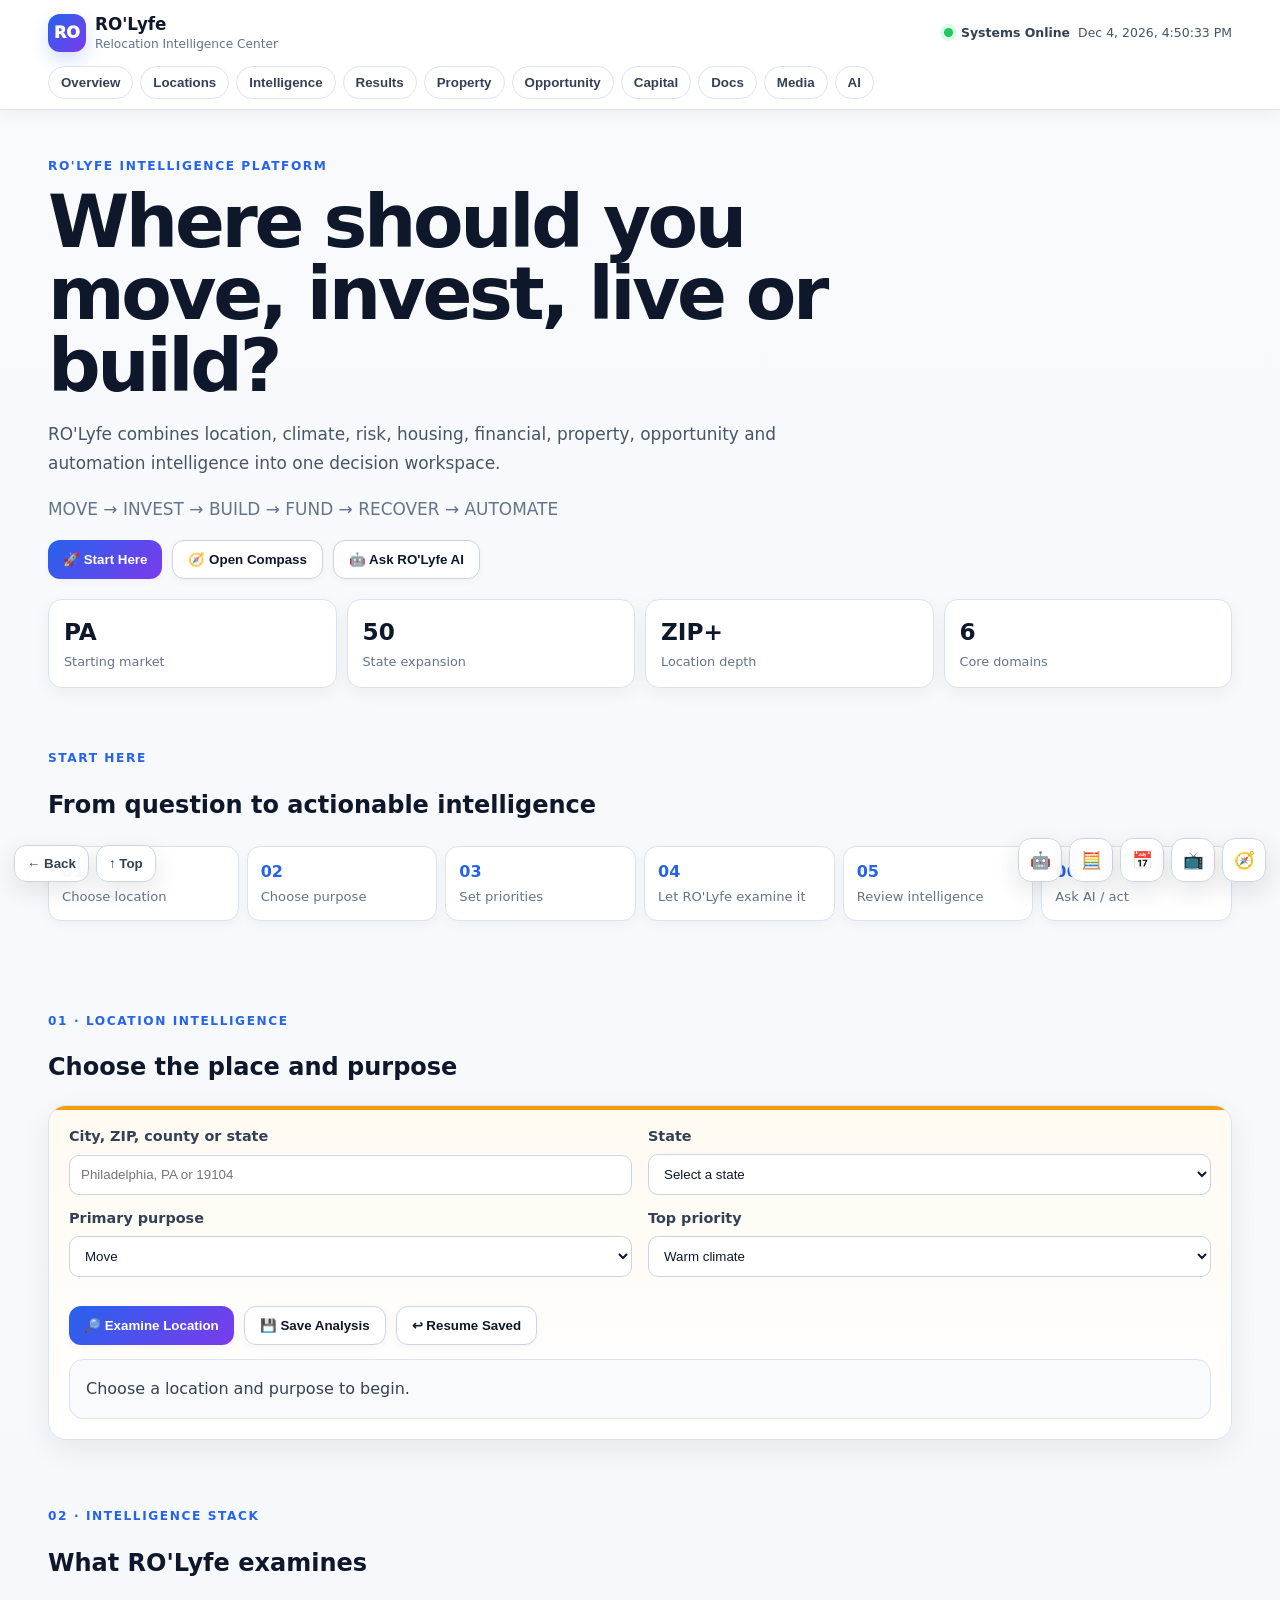
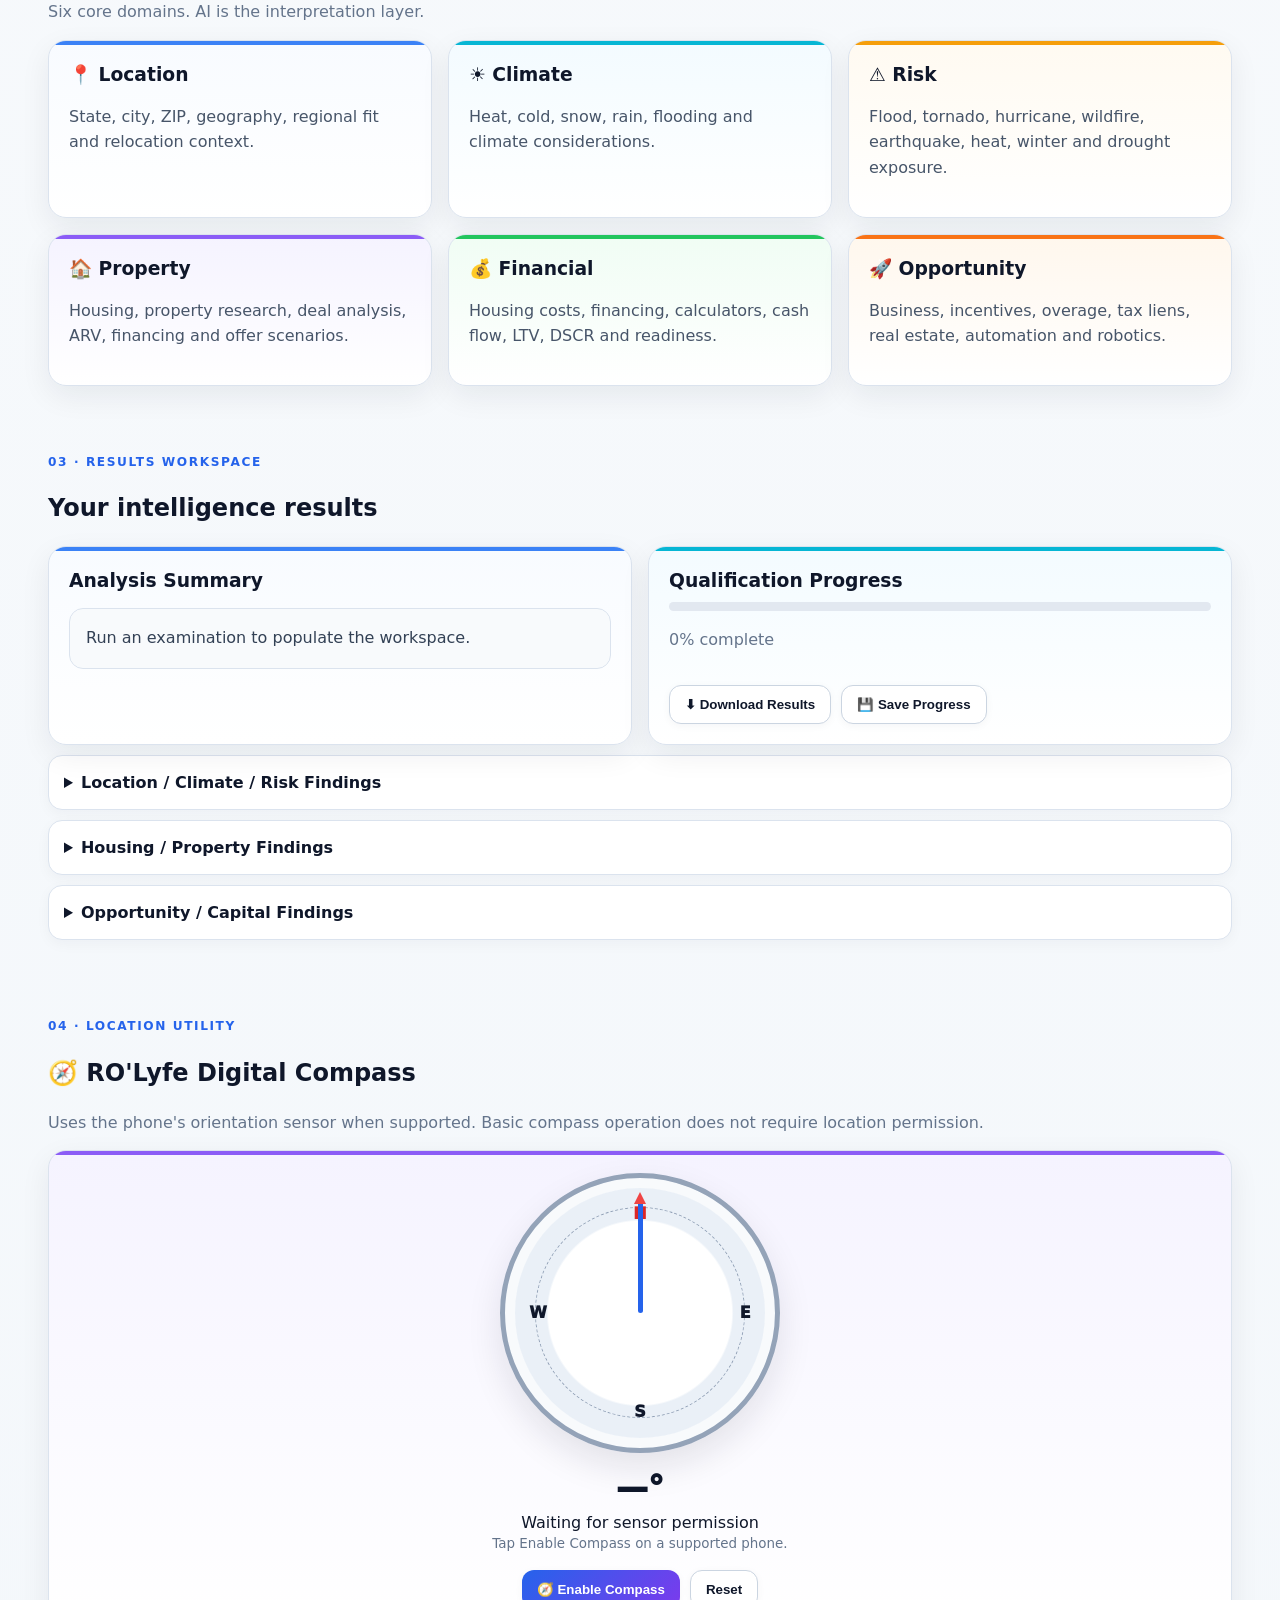
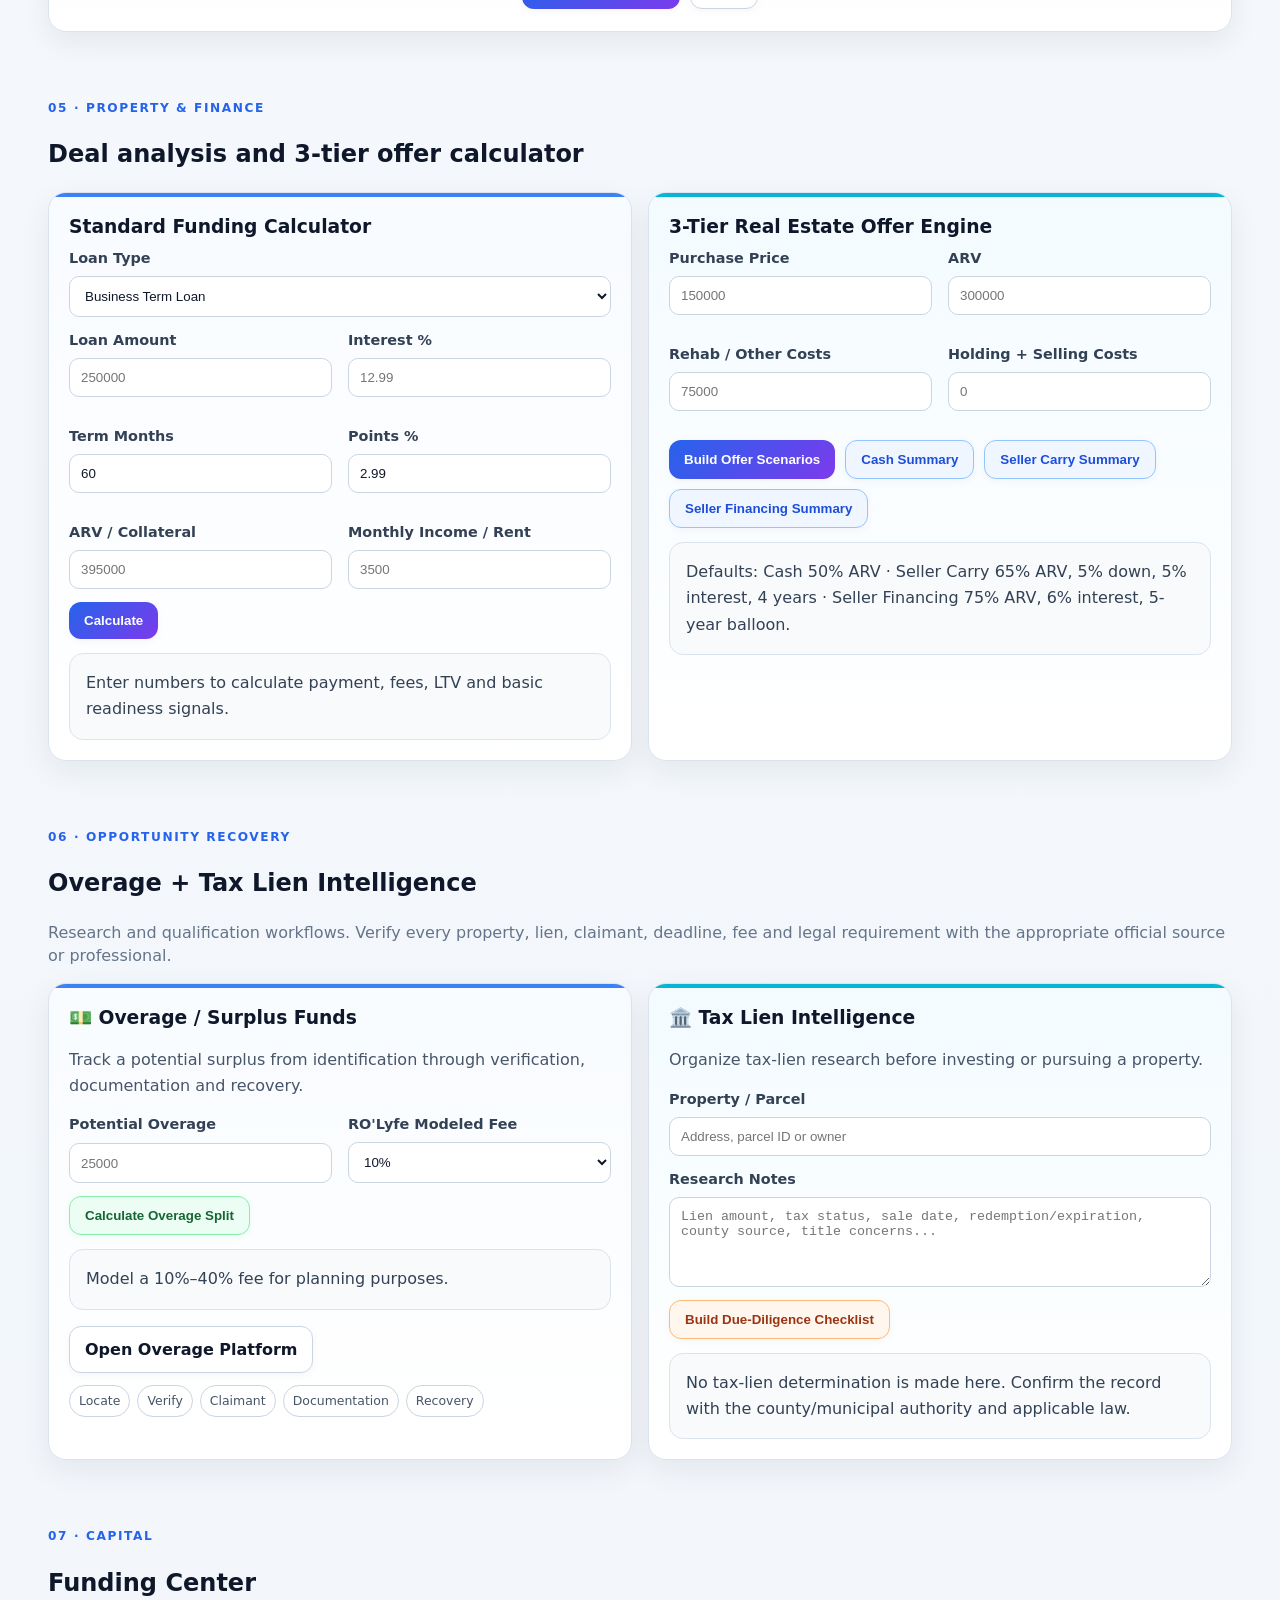
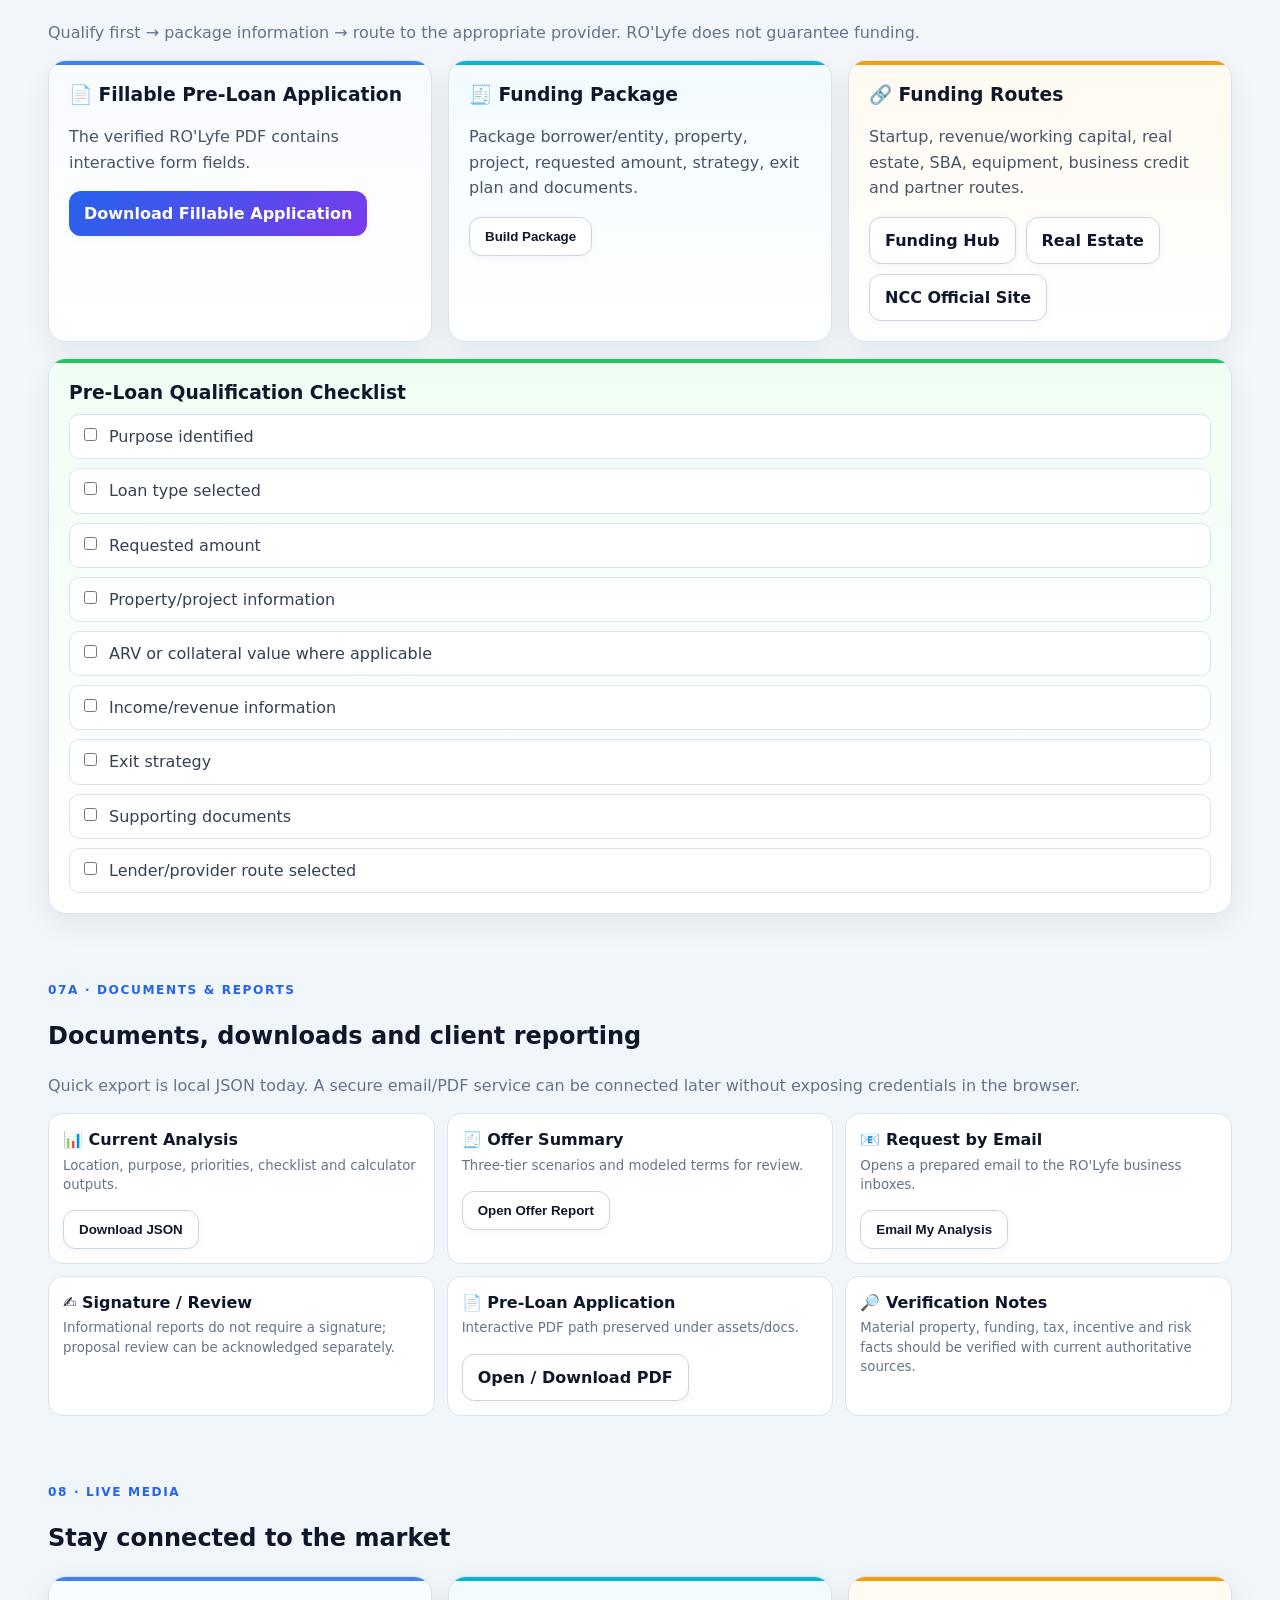
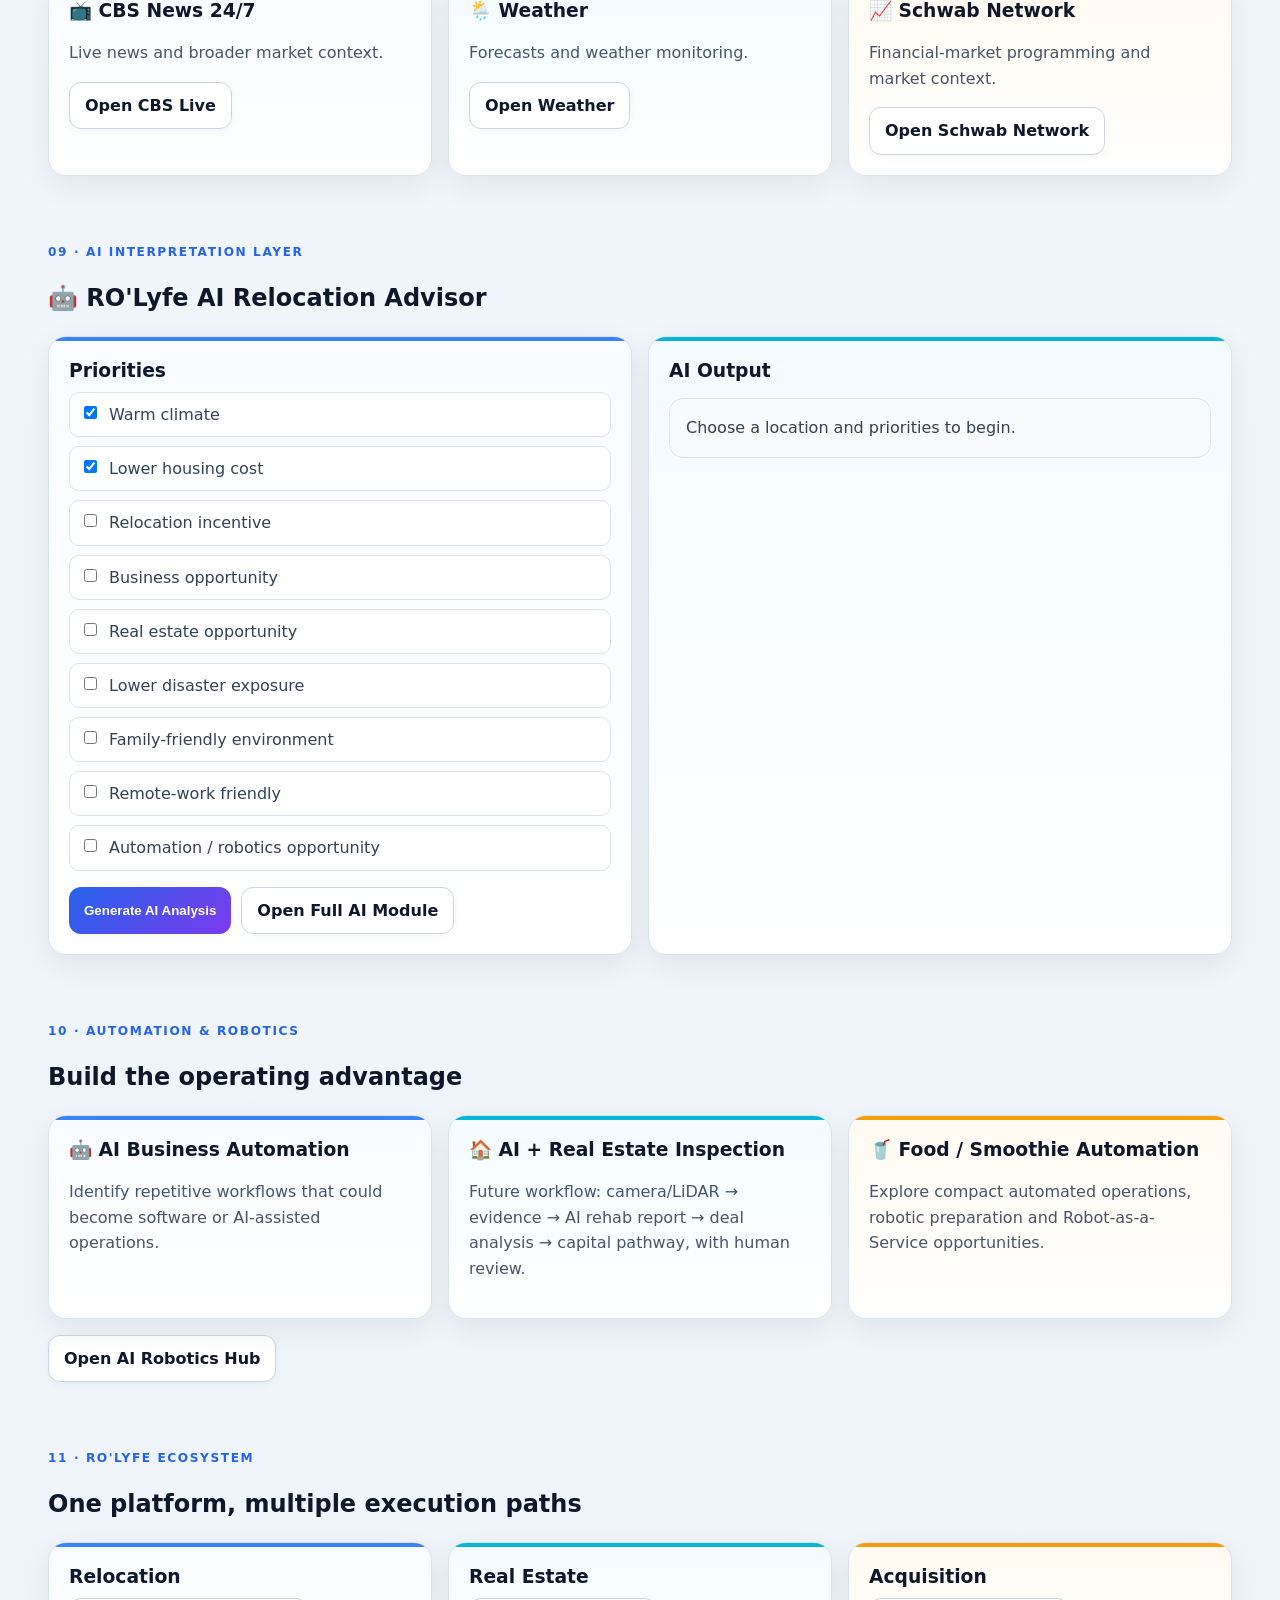
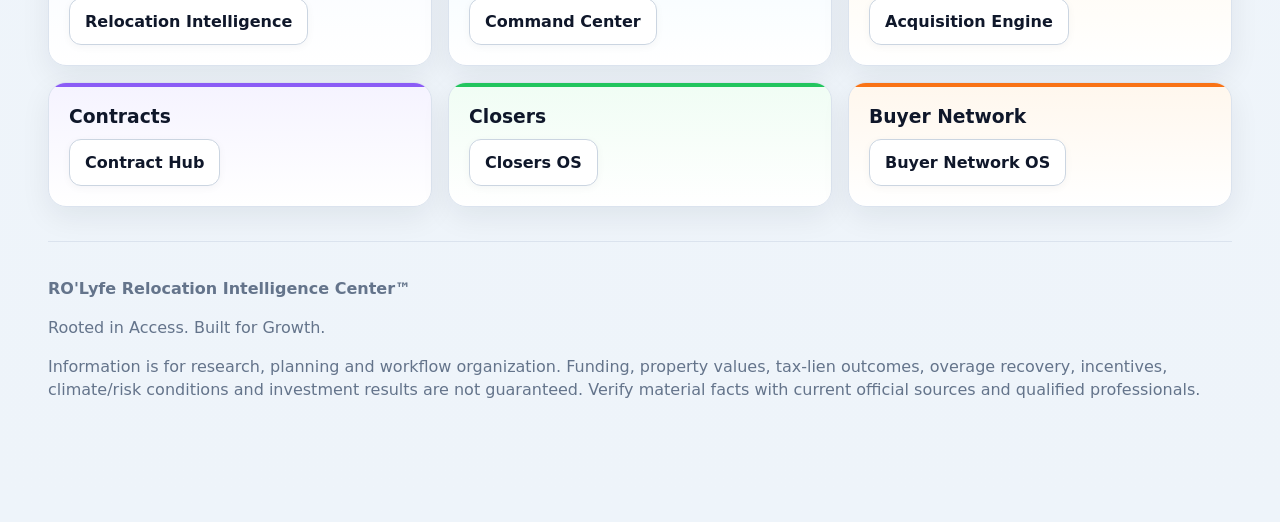
<file: index.backup-before-execution-calendar-contract-intake.html>
<!doctype html>
<html lang="en">
<head>
<meta charset="utf-8"><meta name="viewport" content="width=device-width,initial-scale=1,viewport-fit=cover"><meta name="theme-color" content="#ffffff">
<meta name="description" content="RO'Lyfe Relocation Intelligence Center — location, climate, risk, housing, opportunity, recovery, capital, AI and automation intelligence.">
<title>RO'Lyfe Relocation Intelligence Center™</title>
<link rel="stylesheet" href="./assets/css/rolyfe-ui.css">
<style>
:root{
 --bg:#f4f7fb;--surface:#ffffff;--surface2:#f8fafc;--ink:#0f172a;--muted:#64748b;
 --line:#dbe3ee;--blue:#2563eb;--cyan:#0891b2;--green:#15803d;--gold:#b7791f;--violet:#7c3aed;
 --shadow:0 10px 30px rgba(15,23,42,.07);--radius:18px
}
*{box-sizing:border-box}html{scroll-behavior:smooth}body{margin:0;background:linear-gradient(180deg,#f8fafc 0,#eef4fa 100%);color:var(--ink);font-family:Inter,ui-sans-serif,system-ui,-apple-system,BlinkMacSystemFont,"Segoe UI",sans-serif;line-height:1.45}
.ro-page{max-width:1220px;margin:auto;padding:0 18px 70px}.ro-section{scroll-margin-top:118px;padding:34px 0}.site-header.ro-header{position:sticky;top:0;z-index:50;background:rgba(255,255,255,.94);backdrop-filter:blur(14px);border-bottom:1px solid var(--line);box-shadow:0 3px 18px rgba(15,23,42,.06)}
.header-top{display:grid;grid-template-columns:minmax(0,1fr) auto;align-items:center;gap:18px;padding:12px 0}.brand{display:inline-flex;align-items:center;gap:9px;text-decoration:none;color:var(--ink);min-width:0}.brand-mark{width:38px;height:38px;border-radius:12px;display:grid;place-items:center;background:linear-gradient(135deg,#2563eb,#7c3aed);color:white;font-weight:950;box-shadow:0 8px 18px rgba(37,99,235,.2)}.brand-copy{display:grid;min-width:0}.brand-copy strong{font-size:1.05rem}.brand-copy span{font-size:.76rem;color:var(--muted);white-space:nowrap}.header-status{display:flex;align-items:center;justify-content:flex-end;gap:8px;flex-wrap:wrap;color:#334155;font-size:.78rem;text-align:right}.status-dot{width:9px;height:9px;border-radius:50%;background:#22c55e;box-shadow:0 0 0 4px #dcfce7}.clock{font-variant-numeric:tabular-nums;color:#475569;white-space:nowrap}
.main-nav{display:flex;gap:7px;overflow-x:auto;padding:0 0 10px;scrollbar-width:none}.main-nav::-webkit-scrollbar{display:none}.main-nav button{border:1px solid var(--line);background:#fff;color:#334155;border-radius:999px;padding:8px 12px;font-weight:800;white-space:nowrap;cursor:pointer}.main-nav button:hover{border-color:#93c5fd;background:#eff6ff;color:#1d4ed8}
.hero{padding:48px 0 28px}.hero h1{font-size:clamp(2.15rem,6vw,4.6rem);line-height:.98;letter-spacing:-.045em;margin:10px 0 18px;max-width:900px}.hero p{max-width:800px;color:#475569;font-size:1.06rem;line-height:1.7}.kicker{font-size:.76rem;letter-spacing:.13em;text-transform:uppercase;color:#2563eb;font-weight:900}.muted{color:var(--muted)!important}.actions{display:flex;flex-wrap:wrap;gap:10px;margin-top:16px}.btn{appearance:none;border:1px solid #cbd5e1;border-radius:12px;padding:11px 15px;background:#fff;color:#0f172a;font-weight:850;cursor:pointer;text-decoration:none;display:inline-flex;align-items:center;justify-content:center;gap:8px;box-shadow:0 2px 8px rgba(15,23,42,.04)}.btn:hover{transform:translateY(-1px);box-shadow:0 5px 14px rgba(15,23,42,.08)}.btn.primary{background:linear-gradient(135deg,#2563eb,#7c3aed);border:0;color:#fff}.btn.success{background:#ecfdf3;border-color:#86efac;color:#166534}.btn.warn{background:#fff7ed;border-color:#fdba74;color:#9a3412}.btn.info{background:#eff6ff;border-color:#93c5fd;color:#1d4ed8}
.ro-grid{display:grid;grid-template-columns:repeat(3,minmax(0,1fr));gap:16px}.ro-grid2{display:grid;grid-template-columns:repeat(2,minmax(0,1fr));gap:16px}.ro-card{background:var(--surface);border:1px solid var(--line);border-radius:var(--radius);padding:20px;box-shadow:var(--shadow);position:relative;overflow:hidden}.ro-card:before{content:"";position:absolute;left:0;top:0;width:100%;height:4px;background:#cbd5e1}.ro-card:nth-child(6n+1){background:linear-gradient(180deg,#f8fbff,#fff)}.ro-card:nth-child(6n+1):before{background:#3b82f6}.ro-card:nth-child(6n+2){background:linear-gradient(180deg,#f3fbff,#fff)}.ro-card:nth-child(6n+2):before{background:#06b6d4}.ro-card:nth-child(6n+3){background:linear-gradient(180deg,#fffaf1,#fff)}.ro-card:nth-child(6n+3):before{background:#f59e0b}.ro-card:nth-child(6n+4){background:linear-gradient(180deg,#f5f3ff,#fff)}.ro-card:nth-child(6n+4):before{background:#8b5cf6}.ro-card:nth-child(6n+5){background:linear-gradient(180deg,#f0fdf4,#fff)}.ro-card:nth-child(6n+5):before{background:#22c55e}.ro-card:nth-child(6n+6){background:linear-gradient(180deg,#fff7ed,#fff)}.ro-card:nth-child(6n+6):before{background:#f97316}.ro-card h3{margin:0 0 8px;color:#0f172a}.ro-card p{color:#475569;line-height:1.6}.field{display:grid;gap:7px;margin-bottom:13px}.field label{font-weight:800;font-size:.9rem;color:#334155}.field input,.field select,.field textarea{width:100%;box-sizing:border-box;background:#fff;color:#0f172a;border:1px solid #cbd5e1;border-radius:10px;padding:11px;outline:none}.field input:focus,.field select:focus,.field textarea:focus{border-color:#60a5fa;box-shadow:0 0 0 3px #dbeafe}.field textarea{min-height:90px}.result{margin-top:14px;padding:16px;border:1px solid var(--line);border-radius:14px;background:#f8fafc;color:#334155;line-height:1.65;overflow:auto}.stats{display:grid;grid-template-columns:repeat(4,minmax(0,1fr));gap:10px;margin-top:20px}.stat{padding:15px;border-radius:14px;background:#fff;border:1px solid var(--line);box-shadow:0 5px 18px rgba(15,23,42,.05)}.stat b{display:block;font-size:1.45rem}.stat span{color:var(--muted);font-size:.8rem}.workflow{display:grid;grid-template-columns:repeat(6,minmax(0,1fr));gap:8px;margin:24px 0}.step{padding:13px;border:1px solid var(--line);border-radius:13px;background:#fff;box-shadow:0 4px 12px rgba(15,23,42,.04)}.step strong{display:block;color:#2563eb}.step span{font-size:.82rem;color:#64748b}.pills{display:flex;flex-wrap:wrap;gap:7px;margin-top:12px}.pill{padding:6px 9px;border:1px solid #cbd5e1;border-radius:999px;font-size:.78rem;color:#475569;background:#fff}.acc{border:1px solid var(--line);border-radius:14px;margin:10px 0;background:#fff;overflow:hidden;box-shadow:0 4px 14px rgba(15,23,42,.04)}.acc summary{cursor:pointer;padding:15px;font-weight:850}.acc .body{padding:0 15px 15px;color:#475569}.table{width:100%;border-collapse:collapse;background:#fff}.table th,.table td{padding:10px;border-bottom:1px solid var(--line);text-align:left}.table th{color:#1d4ed8}.checklist{display:grid;gap:9px}.check{display:flex;gap:9px;align-items:flex-start;padding:10px;border:1px solid var(--line);border-radius:10px;background:#fff;color:#334155}.progress{height:9px;background:#e2e8f0;border-radius:999px;overflow:hidden}.progress i{display:block;height:100%;width:0;background:linear-gradient(90deg,#22c55e,#2563eb);transition:width .25s}.compass{display:grid;place-items:center;padding:22px}.dial{width:min(280px,72vw);aspect-ratio:1;border-radius:50%;border:5px solid #94a3b8;position:relative;background:radial-gradient(circle,#fff 0 48%,#eaf0f7 49% 100%);display:grid;place-items:center;box-shadow:inset 0 0 0 10px #f8fafc,0 15px 35px rgba(15,23,42,.1)}.ring{position:absolute;inset:11%;border:1px dashed #94a3b8;border-radius:50%}.needle{position:absolute;width:5px;height:42%;background:#2563eb;transform-origin:50% 100%;bottom:50%;left:calc(50% - 2.5px);border-radius:5px;transition:transform .08s linear}.needle:after{content:"";position:absolute;top:-7px;left:-4px;border-left:6px solid transparent;border-right:6px solid transparent;border-bottom:12px solid #ef4444}.clabel{position:absolute;font-weight:950;color:#0f172a}.n{top:9%;color:#dc2626}.s{bottom:9%}.e{right:9%}.w{left:9%}.readout{text-align:center;margin-top:12px}.degrees{font-size:2rem;font-weight:950;color:#0f172a}.status2{color:#64748b;font-size:.84rem}.hidden{display:none!important}.utility-rail{position:fixed;right:14px;bottom:18px;z-index:60;display:flex;gap:7px;align-items:center}.utility-rail button{width:44px;height:44px;border-radius:13px;border:1px solid #cbd5e1;background:rgba(255,255,255,.96);box-shadow:0 8px 24px rgba(15,23,42,.12);cursor:pointer;font-size:1.05rem}.top-back{position:fixed;left:14px;bottom:18px;z-index:60;display:flex;gap:7px}.top-back button{border:1px solid #cbd5e1;background:rgba(255,255,255,.96);color:#334155;border-radius:12px;padding:10px 12px;font-weight:850;box-shadow:0 8px 24px rgba(15,23,42,.1)}.doc-grid{display:grid;grid-template-columns:repeat(3,minmax(0,1fr));gap:12px}.doc-item{padding:14px;border:1px solid var(--line);border-radius:14px;background:#fff}.doc-item small{display:block;color:#64748b;margin-top:4px}.footer{padding:35px 0;color:#64748b;border-top:1px solid var(--line)}
@media(max-width:900px){.ro-grid{grid-template-columns:repeat(2,minmax(0,1fr))}.workflow{grid-template-columns:repeat(3,minmax(0,1fr))}.stats{grid-template-columns:repeat(2,minmax(0,1fr))}.doc-grid{grid-template-columns:repeat(2,minmax(0,1fr))}}
@media(max-width:620px){.ro-grid,.ro-grid2,.doc-grid{grid-template-columns:1fr}.workflow{grid-template-columns:repeat(2,minmax(0,1fr))}.hero{padding-top:30px}.ro-page{padding-left:14px;padding-right:14px}.header-top{grid-template-columns:1fr;gap:8px}.header-status{justify-content:flex-start;text-align:left}.brand-copy span{white-space:normal}.utility-rail{right:10px;bottom:74px}.top-back{left:10px;bottom:14px}.top-back button{padding:9px 10px}.main-nav{padding-bottom:9px}}
@media(prefers-reduced-motion:reduce){*{scroll-behavior:auto!important;transition:none!important}}
</style></head>
<body><div class="top-back"><button onclick="goBack()">← Back</button><button onclick="goTop()">↑ Top</button></div><div class="utility-rail" aria-label="Quick tools"><button title="AI" onclick="go('ai')">🤖</button><button title="Calculator" onclick="go('property')">🧮</button><button title="Calendar" onclick="window.scrollTo({top:0,behavior:'smooth'})">📅</button><button title="Media" onclick="go('media')">📺</button><button title="Compass" onclick="go('compass')">🧭</button></div>
<header class="site-header ro-header"><div class="ro-page" style="padding-bottom:0"><div class="header-top"><a class="brand" href="./" aria-label="RO'Lyfe Relocation Intelligence Center"><span class="brand-mark">RO</span><span class="brand-copy"><strong>RO'Lyfe</strong><span>Relocation Intelligence Center</span></span></a><div class="header-status"><span class="status-dot"></span><strong>Systems Online</strong><span class="clock" id="clock">Loading time…</span></div></div><nav class="main-nav" aria-label="Primary"><button onclick="go('overview')">Overview</button><button onclick="go('location')">Locations</button><button onclick="go('intelligence')">Intelligence</button><button onclick="go('results')">Results</button><button onclick="go('property')">Property</button><button onclick="go('opportunity')">Opportunity</button><button onclick="go('capital')">Capital</button><button onclick="go('documents')">Docs</button><button onclick="go('media')">Media</button><button onclick="go('ai')">AI</button></nav></div></header>
<main class="ro-page">
<section id="overview" class="ro-section hero"><div class="kicker">RO'Lyfe Intelligence Platform</div><h1>Where should you move, invest, live or build?</h1><p>RO'Lyfe combines location, climate, risk, housing, financial, property, opportunity and automation intelligence into one decision workspace.</p><p class="muted">MOVE → INVEST → BUILD → FUND → RECOVER → AUTOMATE</p><div class="actions"><button class="btn primary" onclick="go('location')">🚀 Start Here</button><button class="btn" onclick="go('compass')">🧭 Open Compass</button><button class="btn" onclick="go('ai')">🤖 Ask RO'Lyfe AI</button></div><div class="stats"><div class="stat"><b>PA</b><span>Starting market</span></div><div class="stat"><b>50</b><span>State expansion</span></div><div class="stat"><b>ZIP+</b><span>Location depth</span></div><div class="stat"><b>6</b><span>Core domains</span></div></div></section>
<section class="ro-section"><div class="kicker">Start Here</div><h2>From question to actionable intelligence</h2><div class="workflow"><div class="step"><strong>01</strong><span>Choose location</span></div><div class="step"><strong>02</strong><span>Choose purpose</span></div><div class="step"><strong>03</strong><span>Set priorities</span></div><div class="step"><strong>04</strong><span>Let RO'Lyfe examine it</span></div><div class="step"><strong>05</strong><span>Review intelligence</span></div><div class="step"><strong>06</strong><span>Ask AI / act</span></div></div></section>
<section id="location" class="ro-section"><div class="kicker">01 · Location Intelligence</div><h2>Choose the place and purpose</h2><div class="ro-card"><div class="ro-grid2"><div class="field"><label>City, ZIP, county or state</label><input id="locationSearch" placeholder="Philadelphia, PA or 19104"></div><div class="field"><label>State</label><select id="stateSelect"><option value="">Select a state</option><option>Alabama</option><option>Alaska</option><option>Arizona</option><option>Arkansas</option><option>California</option><option>Colorado</option><option>Connecticut</option><option>Delaware</option><option>Florida</option><option>Georgia</option><option>Hawaii</option><option>Idaho</option><option>Illinois</option><option>Indiana</option><option>Iowa</option><option>Kansas</option><option>Kentucky</option><option>Louisiana</option><option>Maine</option><option>Maryland</option><option>Massachusetts</option><option>Michigan</option><option>Minnesota</option><option>Mississippi</option><option>Missouri</option><option>Montana</option><option>Nebraska</option><option>Nevada</option><option>New Hampshire</option><option>New Jersey</option><option>New Mexico</option><option>New York</option><option>North Carolina</option><option>North Dakota</option><option>Ohio</option><option>Oklahoma</option><option>Oregon</option><option>Pennsylvania</option><option>Rhode Island</option><option>South Carolina</option><option>South Dakota</option><option>Tennessee</option><option>Texas</option><option>Utah</option><option>Vermont</option><option>Virginia</option><option>Washington</option><option>West Virginia</option><option>Wisconsin</option><option>Wyoming</option><option>All 50 States</option></select></div></div><div class="ro-grid2"><div class="field"><label>Primary purpose</label><select id="purpose"><option>Move</option><option>Remote Work</option><option>Family</option><option>Business</option><option>Real Estate</option><option>Investment</option><option>Retirement</option><option>Relocation Incentive</option><option>Overage</option><option>Tax Lien</option><option>Automation / Robotics</option></select></div><div class="field"><label>Top priority</label><select id="priority"><option>Warm climate</option><option>Lower housing cost</option><option>Relocation incentive</option><option>Business opportunity</option><option>Real estate opportunity</option><option>Lower disaster exposure</option><option>Family-friendly environment</option><option>Remote-work friendly</option><option>Automation / robotics opportunity</option></select></div></div><div class="actions"><button class="btn primary" onclick="runSearch()">🔎 Examine Location</button><button class="btn" onclick="save()">💾 Save Analysis</button><button class="btn" onclick="resume()">↩ Resume Saved</button></div><div id="searchResult" class="result">Choose a location and purpose to begin.</div></div></section>
<section id="intelligence" class="ro-section"><div class="kicker">02 · Intelligence Stack</div><h2>What RO'Lyfe examines</h2><p class="muted">Six core domains. AI is the interpretation layer.</p><div class="ro-grid"><article class="ro-card"><h3>📍 Location</h3><p>State, city, ZIP, geography, regional fit and relocation context.</p></article><article class="ro-card"><h3>☀️ Climate</h3><p>Heat, cold, snow, rain, flooding and climate considerations.</p></article><article class="ro-card"><h3>⚠️ Risk</h3><p>Flood, tornado, hurricane, wildfire, earthquake, heat, winter and drought exposure.</p></article><article class="ro-card"><h3>🏠 Property</h3><p>Housing, property research, deal analysis, ARV, financing and offer scenarios.</p></article><article class="ro-card"><h3>💰 Financial</h3><p>Housing costs, financing, calculators, cash flow, LTV, DSCR and readiness.</p></article><article class="ro-card"><h3>🚀 Opportunity</h3><p>Business, incentives, overage, tax liens, real estate, automation and robotics.</p></article></div></section>
<section id="results" class="ro-section"><div class="kicker">03 · Results Workspace</div><h2>Your intelligence results</h2><div class="ro-grid2"><div class="ro-card"><h3>Analysis Summary</h3><div id="summary" class="result">Run an examination to populate the workspace.</div></div><div class="ro-card"><h3>Qualification Progress</h3><div class="progress"><i id="bar"></i></div><p id="pct" class="muted">0% complete</p><div id="checks" class="checklist"></div><div class="actions"><button class="btn" onclick="downloadResults()">⬇ Download Results</button><button class="btn" onclick="save()">💾 Save Progress</button></div></div></div><details class="acc"><summary>Location / Climate / Risk Findings</summary><div class="body" id="locationFindings">Run an examination first.</div></details><details class="acc"><summary>Housing / Property Findings</summary><div class="body">Use the property workspace below for deal-level analysis.</div></details><details class="acc"><summary>Opportunity / Capital Findings</summary><div class="body">Opportunity and funding routes appear here as the workflow develops.</div></details></section>
<section id="compass" class="ro-section"><div class="kicker">04 · Location Utility</div><h2>🧭 RO'Lyfe Digital Compass</h2><p class="muted">Uses the phone's orientation sensor when supported. Basic compass operation does not require location permission.</p><div class="ro-card compass"><div class="dial"><div class="ring"></div><span class="clabel n">N</span><span class="clabel s">S</span><span class="clabel e">E</span><span class="clabel w">W</span><div id="needle" class="needle"></div></div><div class="readout"><div id="degrees" class="degrees">—°</div><div id="direction">Waiting for sensor permission</div><div id="compassStatus" class="status2">Tap Enable Compass on a supported phone.</div></div><div class="actions"><button class="btn primary" onclick="enableCompass()">🧭 Enable Compass</button><button class="btn" onclick="resetCompass()">Reset</button></div></div></section>
<section id="property" class="ro-section"><div class="kicker">05 · Property & Finance</div><h2>Deal analysis and 3-tier offer calculator</h2><div class="ro-grid2"><div class="ro-card"><h3>Standard Funding Calculator</h3><div class="field"><label>Loan Type</label><select id="loanType"><option>Business Term Loan</option><option>SBA 7(a)</option><option>SBA 504 / Real Estate</option><option>Real Estate LOC</option><option>HELOC / Equity Line</option><option>DSCR Rental Loan</option><option>Fix & Flip / Rehab Loan</option><option>Bridge Loan</option><option>Private Money Loan</option><option>Working Capital Loan</option><option>Equipment Financing</option></select></div><div class="ro-grid2"><div class="field"><label>Loan Amount</label><input id="loanAmount" type="number" placeholder="250000"></div><div class="field"><label>Interest %</label><input id="loanRate" type="number" step=".01" placeholder="12.99"></div><div class="field"><label>Term Months</label><input id="loanTerm" type="number" value="60"></div><div class="field"><label>Points %</label><input id="loanPoints" type="number" step=".01" value="2.99"></div><div class="field"><label>ARV / Collateral</label><input id="loanArv" type="number" placeholder="395000"></div><div class="field"><label>Monthly Income / Rent</label><input id="income" type="number" placeholder="3500"></div></div><button class="btn primary" onclick="calcFunding()">Calculate</button><div id="fundingResult" class="result">Enter numbers to calculate payment, fees, LTV and basic readiness signals.</div></div><div class="ro-card"><h3>3-Tier Real Estate Offer Engine</h3><div class="ro-grid2"><div class="field"><label>Purchase Price</label><input id="purchasePrice" type="number" placeholder="150000"></div><div class="field"><label>ARV</label><input id="arv" type="number" placeholder="300000"></div><div class="field"><label>Rehab / Other Costs</label><input id="rehab" type="number" placeholder="75000"></div><div class="field"><label>Holding + Selling Costs</label><input id="holdingSelling" type="number" placeholder="0"></div></div><div class="actions"><button class="btn primary" onclick="calcOffers()">Build Offer Scenarios</button><button class="btn info" onclick="createOfferSummary('cash')">Cash Summary</button><button class="btn info" onclick="createOfferSummary('carry')">Seller Carry Summary</button><button class="btn info" onclick="createOfferSummary('finance')">Seller Financing Summary</button></div><div id="offerResult" class="result">Defaults: Cash 50% ARV · Seller Carry 65% ARV, 5% down, 5% interest, 4 years · Seller Financing 75% ARV, 6% interest, 5-year balloon.</div><div id="offerSummary" class="result hidden"></div></div></div></section>
<section id="opportunity" class="ro-section"><div class="kicker">06 · Opportunity Recovery</div><h2>Overage + Tax Lien Intelligence</h2><p class="muted">Research and qualification workflows. Verify every property, lien, claimant, deadline, fee and legal requirement with the appropriate official source or professional.</p><div class="ro-grid2"><div class="ro-card"><h3>💵 Overage / Surplus Funds</h3><p>Track a potential surplus from identification through verification, documentation and recovery.</p><div class="ro-grid2"><div class="field"><label>Potential Overage</label><input id="overage" type="number" placeholder="25000"></div><div class="field"><label>RO'Lyfe Modeled Fee</label><select id="fee"><option value="10">10%</option><option value="15">15%</option><option value="20">20%</option><option value="25">25%</option><option value="30">30%</option><option value="35">35%</option><option value="40">40%</option></select></div></div><button class="btn success" onclick="calcOverage()">Calculate Overage Split</button><div id="overageResult" class="result">Model a 10%–40% fee for planning purposes.</div><div class="actions"><a class="btn" target="_blank" rel="noopener" href="https://rolrichman.github.io/ROLyfe-Overage-Calculator/">Open Overage Platform</a></div><div class="pills"><span class="pill">Locate</span><span class="pill">Verify</span><span class="pill">Claimant</span><span class="pill">Documentation</span><span class="pill">Recovery</span></div></div><div class="ro-card"><h3>🏛️ Tax Lien Intelligence</h3><p>Organize tax-lien research before investing or pursuing a property.</p><div class="field"><label>Property / Parcel</label><input id="parcel" placeholder="Address, parcel ID or owner"></div><div class="field"><label>Research Notes</label><textarea id="taxNotes" placeholder="Lien amount, tax status, sale date, redemption/expiration, county source, title concerns..."></textarea></div><button class="btn warn" onclick="taxChecklist()">Build Due-Diligence Checklist</button><div id="taxResult" class="result">No tax-lien determination is made here. Confirm the record with the county/municipal authority and applicable law.</div></div></div></section>
<section id="capital" class="ro-section"><div class="kicker">07 · Capital</div><h2>Funding Center</h2><p class="muted">Qualify first → package information → route to the appropriate provider. RO'Lyfe does not guarantee funding.</p><div class="ro-grid"><div class="ro-card"><h3>📄 Fillable Pre-Loan Application</h3><p>The verified RO'Lyfe PDF contains interactive form fields.</p><a class="btn primary" href="./assets/docs/ROlyfe-Fillable-Pre-Loan-Application.pdf" download>Download Fillable Application</a></div><div class="ro-card"><h3>🧾 Funding Package</h3><p>Package borrower/entity, property, project, requested amount, strategy, exit plan and documents.</p><button class="btn" onclick="alert('Funding Package workflow ready for the next intake layer.')">Build Package</button></div><div class="ro-card"><h3>🔗 Funding Routes</h3><p>Startup, revenue/working capital, real estate, SBA, equipment, business credit and partner routes.</p><div class="actions"><a class="btn" target="_blank" rel="noopener" href="https://my.americasfundingexperts.com/?id=1820217000190862001">Funding Hub</a><a class="btn" target="_blank" rel="noopener" href="https://my.americasfundingexperts.com/f/real-estate?id=1820217000190862001">Real Estate</a><a class="btn" target="_blank" rel="noopener" href="https://nationalcorporatecredit.com/">NCC Official Site</a></div></div></div><div class="ro-card" style="margin-top:16px"><h3>Pre-Loan Qualification Checklist</h3><div id="fundingChecklist" class="checklist"></div></div></section>
<section id="documents" class="ro-section"><div class="kicker">07A · Documents & Reports</div><h2>Documents, downloads and client reporting</h2><p class="muted">Quick export is local JSON today. A secure email/PDF service can be connected later without exposing credentials in the browser.</p><div class="doc-grid"><div class="doc-item"><strong>📊 Current Analysis</strong><small>Location, purpose, priorities, checklist and calculator outputs.</small><div class="actions"><button class="btn" onclick="downloadResults()">Download JSON</button></div></div><div class="doc-item"><strong>🧾 Offer Summary</strong><small>Three-tier scenarios and modeled terms for review.</small><div class="actions"><button class="btn" onclick="createOfferSummary('cash')">Open Offer Report</button></div></div><div class="doc-item"><strong>📧 Request by Email</strong><small>Opens a prepared email to the RO'Lyfe business inboxes.</small><div class="actions"><button class="btn" onclick="emailAnalysis()">Email My Analysis</button></div></div><div class="doc-item"><strong>✍️ Signature / Review</strong><small>Informational reports do not require a signature; proposal review can be acknowledged separately.</small></div><div class="doc-item"><strong>📄 Pre-Loan Application</strong><small>Interactive PDF path preserved under assets/docs.</small><div class="actions"><a class="btn" href="./assets/docs/ROlyfe-Fillable-Pre-Loan-Application.pdf" download>Open / Download PDF</a></div></div><div class="doc-item"><strong>🔎 Verification Notes</strong><small>Material property, funding, tax, incentive and risk facts should be verified with current authoritative sources.</small></div></div></section>
<section id="media" class="ro-section"><div class="kicker">08 · Live Media</div><h2>Stay connected to the market</h2><div class="ro-grid"><div class="ro-card"><h3>📺 CBS News 24/7</h3><p>Live news and broader market context.</p><a class="btn" target="_blank" rel="noopener" href="https://www.cbsnews.com/live/">Open CBS Live</a></div><div class="ro-card"><h3>🌦️ Weather</h3><p>Forecasts and weather monitoring.</p><a class="btn" target="_blank" rel="noopener" href="https://weather.com/">Open Weather</a></div><div class="ro-card"><h3>📈 Schwab Network</h3><p>Financial-market programming and market context.</p><a class="btn" target="_blank" rel="noopener" href="https://schwabnetwork.com/">Open Schwab Network</a></div></div></section>
<section id="ai" class="ro-section"><div class="kicker">09 · AI Interpretation Layer</div><h2>🤖 RO'Lyfe AI Relocation Advisor</h2><div class="ro-grid2"><div class="ro-card"><h3>Priorities</h3><div class="checklist"><label class="check"><input data-priority="Warm climate" type="checkbox" checked> Warm climate</label><label class="check"><input data-priority="Lower housing cost" type="checkbox" checked> Lower housing cost</label><label class="check"><input data-priority="Relocation incentive" type="checkbox"> Relocation incentive</label><label class="check"><input data-priority="Business opportunity" type="checkbox"> Business opportunity</label><label class="check"><input data-priority="Real estate opportunity" type="checkbox"> Real estate opportunity</label><label class="check"><input data-priority="Lower disaster exposure" type="checkbox"> Lower disaster exposure</label><label class="check"><input data-priority="Family-friendly environment" type="checkbox"> Family-friendly environment</label><label class="check"><input data-priority="Remote-work friendly" type="checkbox"> Remote-work friendly</label><label class="check"><input data-priority="Automation / robotics opportunity" type="checkbox"> Automation / robotics opportunity</label></div><div class="actions"><button class="btn primary" onclick="aiAnalyze()">Generate AI Analysis</button><a class="btn" href="./modules/ai/">Open Full AI Module</a></div></div><div class="ro-card"><h3>AI Output</h3><div id="aiOutput" class="result">Choose a location and priorities to begin.</div></div></div></section>
<section class="ro-section"><div class="kicker">10 · Automation & Robotics</div><h2>Build the operating advantage</h2><div class="ro-grid"><div class="ro-card"><h3>🤖 AI Business Automation</h3><p>Identify repetitive workflows that could become software or AI-assisted operations.</p></div><div class="ro-card"><h3>🏠 AI + Real Estate Inspection</h3><p>Future workflow: camera/LiDAR → evidence → AI rehab report → deal analysis → capital pathway, with human review.</p></div><div class="ro-card"><h3>🥤 Food / Smoothie Automation</h3><p>Explore compact automated operations, robotic preparation and Robot-as-a-Service opportunities.</p></div></div><div class="actions"><a class="btn" target="_blank" rel="noopener" href="https://rolrichman.github.io/RO-Lyfe-AI-Robotics-Hub/">Open AI Robotics Hub</a></div></section>
<section class="ro-section"><div class="kicker">11 · RO'Lyfe Ecosystem</div><h2>One platform, multiple execution paths</h2><div class="ro-grid"><div class="ro-card"><h3>Relocation</h3><a class="btn" href="./">Relocation Intelligence</a></div><div class="ro-card"><h3>Real Estate</h3><a class="btn" target="_blank" rel="noopener" href="https://rolrichman.github.io/RO-Lyfe-Real-Estate-Command-Center/">Command Center</a></div><div class="ro-card"><h3>Acquisition</h3><a class="btn" target="_blank" rel="noopener" href="https://rolrichman.github.io/rolyfe-acquisition-engine/">Acquisition Engine</a></div><div class="ro-card"><h3>Contracts</h3><a class="btn" target="_blank" rel="noopener" href="https://rolrichman.github.io/rolyfe-contract-documents-hub/">Contract Hub</a></div><div class="ro-card"><h3>Closers</h3><a class="btn" target="_blank" rel="noopener" href="https://rolrichman.github.io/RO-Lyfe-Closers-OS/">Closers OS</a></div><div class="ro-card"><h3>Buyer Network</h3><a class="btn" target="_blank" rel="noopener" href="https://rolrichman.github.io/RO-Lyfe-Buyer-Network-OS/">Buyer Network OS</a></div></div></section>
<footer class="footer"><strong>RO'Lyfe Relocation Intelligence Center™</strong><p>Rooted in Access. Built for Growth.</p><p class="muted">Information is for research, planning and workflow organization. Funding, property values, tax-lien outcomes, overage recovery, incentives, climate/risk conditions and investment results are not guaranteed. Verify material facts with current official sources and qualified professionals.</p></footer>
</main>
<script src="./js/rolyfe-ui.js"></script><script src="./js/calculator.js"></script><script src="./js/calendar.js"></script><script src="./js/media.js"></script><script src="./js/funding-router.js"></script>
<script src="./modules/ai/ai.js"></script><script src="./modules/ai/advisor.js"></script><script src="./modules/ai/location-analysis.js"></script><script src="./modules/ai/property-analysis.js"></script>
<script>
const KEY='rolyfe-relocation-v2';function go(id){document.getElementById(id)?.scrollIntoView({behavior:'smooth',block:'start'})}function esc(v){return String(v??'').replace(/[&<>"']/g,c=>({'&':'&amp;','<':'&lt;','>':'&gt;','"':'&quot;',"'":'&#39;'}[c]))}function money(n){return Number(n||0).toLocaleString('en-US',{style:'currency',currency:'USD',maximumFractionDigits:2})}function priorities(){return [...document.querySelectorAll('[data-priority]:checked')].map(x=>x.dataset.priority)}
function runSearch(){const location=(document.getElementById('locationSearch').value||document.getElementById('stateSelect').value||'Selected market').trim(),purpose=document.getElementById('purpose').value,priority=document.getElementById('priority').value;const d={location,purpose,priority,priorities:priorities(),updatedAt:new Date().toISOString()};localStorage.setItem(KEY,JSON.stringify(d));document.getElementById('searchResult').innerHTML='<strong>Analysis started:</strong> '+esc(location)+' · <strong>Purpose:</strong> '+esc(purpose)+' · <strong>Priority:</strong> '+esc(priority);document.getElementById('summary').innerHTML='<strong>'+esc(location)+'</strong><br>Purpose: '+esc(purpose)+'<br>Priority: '+esc(priority);document.getElementById('locationFindings').textContent='Location selected: '+location+'. Current climate/risk facts should be populated from current source data before being treated as decision-grade.';buildChecks(purpose);try{window.ROlyfeAI?.setLocation?.(location);window.ROlyfeAI?.setPurpose?.(purpose);window.ROlyfeAI?.setPreferences?.({priorities:priorities()})}catch(e){console.debug(e)}go('results')}
function buildChecks(purpose){let a=purpose==='Overage'?['Opportunity identified','Official record verified','Surplus amount verified','Claimant eligibility reviewed','Documents identified','Fee agreement reviewed','Claim process verified']:purpose==='Tax Lien'?['Property/parcel identified','Official lien verified','Lien amount/date verified','Redemption rules verified','Title/encumbrances reviewed','Exit strategy documented','Professional review where needed']:['Location identified','Purpose selected','Priorities selected','Climate reviewed','Risk reviewed','Housing reviewed','Opportunity reviewed','Next action selected'];document.getElementById('checks').innerHTML=a.map(x=>'<label class="check"><input class="q" type="checkbox" onchange="progress()"> '+esc(x)+'</label>').join('');progress()}
function progress(){const q=[...document.querySelectorAll('.q')],n=q.filter(x=>x.checked).length,p=q.length?Math.round(n/q.length*100):0;document.getElementById('bar').style.width=p+'%';document.getElementById('pct').textContent=p+'% complete'}function save(){const d=JSON.parse(localStorage.getItem(KEY)||'{}');d.checks=[...document.querySelectorAll('.q')].map(x=>x.checked);d.savedAt=new Date().toISOString();localStorage.setItem(KEY,JSON.stringify(d));alert('RO’Lyfe analysis saved on this device.')}function resume(){const d=JSON.parse(localStorage.getItem(KEY)||'null');if(!d){alert('No saved analysis found on this device.');return}document.getElementById('locationSearch').value=d.location||'';document.getElementById('purpose').value=d.purpose||'Move';runSearch();(d.checks||[]).forEach((v,i)=>{const x=document.querySelectorAll('.q')[i];if(x)x.checked=v});progress()}
function downloadResults(){const d=JSON.parse(localStorage.getItem(KEY)||'{}');d.generatedAt=new Date().toISOString();d.priorities=priorities();d.funding=document.getElementById('fundingResult').innerText;d.offers=document.getElementById('offerResult').innerText;d.overage=document.getElementById('overageResult').innerText;d.taxLien=document.getElementById('taxResult').innerText;const a=document.createElement('a');a.href=URL.createObjectURL(new Blob([JSON.stringify(d,null,2)],{type:'application/json'}));a.download='ROlyfe-analysis-'+new Date().toISOString().slice(0,10)+'.json';a.click();setTimeout(()=>URL.revokeObjectURL(a.href),1000)}
function calcFunding(){const P=+document.getElementById('loanAmount').value||0,r=(+document.getElementById('loanRate').value||0)/1200,n=+document.getElementById('loanTerm').value||0,pts=+document.getElementById('loanPoints').value||0,arv=+document.getElementById('loanArv').value||0,inc=+document.getElementById('income').value||0,pay=P&&n?(r?P*r/(1-Math.pow(1+r,-n)):P/n):0;document.getElementById('fundingResult').innerHTML='<strong>Monthly payment:</strong> '+money(pay)+'<br><strong>Points/fees:</strong> '+money(P*pts/100)+'<br><strong>LTV:</strong> '+(arv?(P/arv*100).toFixed(1)+'%':'—')+'<br><strong>Income/payment:</strong> '+(pay?(inc/pay).toFixed(2)+'x':'—')+'<br><span class="muted">Scenario only; lender terms may differ.</span>'}
function calcOffers(){const a=+document.getElementById('arv').value||0,p=+document.getElementById('purchasePrice').value||0,r=+document.getElementById('rehab').value||0,hs=+document.getElementById('holdingSelling').value||0;if(!a){document.getElementById('offerResult').textContent='Enter an ARV first.';return}const cash=a*.50,carry=a*.65,finance=a*.75,carryDown=carry*.05,carryFin=carry-carryDown,carryRate=.05/12,carryN=48,carryPay=carryFin*(carryRate?carryRate/(1-Math.pow(1+carryRate,-carryN)):1/carryN),financeRate=.06/12,financeN=60,financePay=finance*(financeRate?financeRate/(1-Math.pow(1+financeRate,-financeN)):1/financeN),spread= a-(p+r+hs);document.getElementById('offerResult').innerHTML='<table class="table"><tr><th>Scenario</th><th>Offer</th><th>Key Terms</th></tr><tr><td>All Cash</td><td>'+money(cash)+'</td><td>50% ARV</td></tr><tr><td>Seller Carry</td><td>'+money(carry)+'</td><td>5% down '+money(carryDown)+' · financed '+money(carryFin)+' · 5% · 48 mo · est. payment '+money(carryPay)+'</td></tr><tr><td>Seller Financing</td><td>'+money(finance)+'</td><td>6% · 60 mo · est. payment '+money(financePay)+' · balloon per terms</td></tr></table><p><strong>Gross spread before other costs:</strong> '+money(spread)+'</p><span class="muted">Modeled scenarios only. Actual seller/lender terms must be negotiated and verified.</span>'}
function createOfferSummary(type){calcOffers();const a=+document.getElementById('arv').value||0,p=+document.getElementById('purchasePrice').value||0,r=+document.getElementById('rehab').value||0,hs=+document.getElementById('holdingSelling').value||0;if(!a){document.getElementById('offerSummary').classList.remove('hidden');document.getElementById('offerSummary').textContent='Enter ARV first.';return}const data={cash:{label:'All Cash',offer:a*.50,terms:'50% ARV'},carry:{label:'Seller Carry',offer:a*.65,terms:'65% ARV · 5% down · 5% interest · 4 years'},finance:{label:'Seller Financing',offer:a*.75,terms:'75% ARV · 6% interest · 5-year balloon'}}[type]||{label:'Offer',offer:0,terms:''};const spread=a-(p+r+hs);const text='RO\'Lyfe '+data.label+' Proposal Summary\n\nProperty / location: '+(document.getElementById('locationSearch').value||document.getElementById('stateSelect').value||'Not entered')+'\nPurchase Price: '+money(p)+'\nARV: '+money(a)+'\nRehab / Other Costs: '+money(r)+'\nHolding + Selling Costs: '+money(hs)+'\nModeled Offer: '+money(data.offer)+'\nTerms: '+data.terms+'\nGross Spread Before Other Costs: '+money(spread)+'\n\nThis is a planning/proposal summary, not a binding contract or guarantee of financing.';document.getElementById('offerSummary').classList.remove('hidden');document.getElementById('offerSummary').innerHTML='<strong>'+esc(data.label)+' Proposal Summary</strong><pre style="white-space:pre-wrap;font:inherit;margin:10px 0 0">'+esc(text)+'</pre><div class="actions"><button class="btn" onclick="downloadText('+JSON.stringify(data.label)+','+JSON.stringify(text)+')">Download Summary</button></div>'}
function downloadText(name,text){const a=document.createElement('a');a.href=URL.createObjectURL(new Blob([text],{type:'text/plain'}));a.download='ROlyfe-'+name.replace(/\s+/g,'-')+'-Summary.txt';a.click();setTimeout(()=>URL.revokeObjectURL(a.href),1000)}
function emailAnalysis(){const d=JSON.parse(localStorage.getItem(KEY)||'{}');const subject=encodeURIComponent('RO’Lyfe Analysis Request — '+(d.location||'New Analysis'));const body=encodeURIComponent('Hello RO’Lyfe,\n\nI would like my analysis/report reviewed.\n\nLocation: '+(d.location||'')+'\nPurpose: '+(d.purpose||'')+'\nPriority: '+(d.priority||'')+'\n\nPlease let me know the next step.');window.location.href='mailto:Richmoneybroker@gmail.com,Richman@rootoflyfe.com?subject='+subject+'&body='+body}
function calcOverage(){const a=+document.getElementById('overage').value||0,p=+document.getElementById('fee').value||10;if(!a){document.getElementById('overageResult').textContent='Enter a potential overage amount.';return}const fee=a*p/100;document.getElementById('overageResult').innerHTML='<strong>Potential overage:</strong> '+money(a)+'<br><strong>Modeled RO’Lyfe fee ('+p+'%):</strong> '+money(fee)+'<br><strong>Remaining:</strong> '+money(a-fee)+'<br><span class="muted">Planning calculation only; actual compensation and legal requirements depend on the agreement and jurisdiction.</span>'}
function taxChecklist(){const p=esc(document.getElementById('parcel').value||'Selected property'),items=['Confirm official parcel/property record','Confirm tax-lien amount and filing date','Identify taxing authority and procedure','Verify redemption period and deadlines','Review title, mortgages and encumbrances','Confirm economics and exit strategy','Document sources and retrieval date','Obtain appropriate legal/title/tax guidance'];document.getElementById('taxResult').innerHTML='<strong>Checklist for '+p+':</strong><ul>'+items.map(x=>'<li>'+x+'</li>').join('')+'</ul><span class="muted">Secondary databases are not the final legal record.</span>'}
async function aiAnalyze(){const place=document.getElementById('locationSearch').value||document.getElementById('stateSelect').value||'Selected market',purpose=document.getElementById('purpose').value;let out='<strong>RO’Lyfe AI Analysis</strong><br><br>Location: '+esc(place)+'<br>Purpose: '+esc(purpose)+'<br>Priorities: '+esc(priorities().join(', ')||'None')+'<br><br>';try{if(window.ROlyfeAI?.analyze){out+='<pre style="white-space:pre-wrap">'+esc(JSON.stringify(await window.ROlyfeAI.analyze({location:place,purpose,priorities:priorities()}),null,2))+'</pre>'}else if(window.ROlyfeAdvisor?.analyze){out+='<pre style="white-space:pre-wrap">'+esc(JSON.stringify(await window.ROlyfeAdvisor.analyze({question:'Analyze '+place+' for '+purpose,location:place,purpose,priorities:priorities()}),null,2))+'</pre>'}else out+='<span class="muted">AI engine is unavailable in this session. Open the full AI module to inspect engine status.</span>'}catch(e){out+='<span class="muted">AI bridge error; existing engine files were not modified.</span>';console.error(e)}document.getElementById('aiOutput').innerHTML=out}
let compassOn=false,compassHandler=null,lastHeading=null,screenAngle=0;
function compassDirection(h){return ['N','NE','E','SE','S','SW','W','NW'][Math.round(h/45)%8]}
function normalizeHeading(h){h=((h%360)+360)%360;return h}
function smoothHeading(h){if(lastHeading==null){lastHeading=h;return h}let d=((h-lastHeading+540)%360)-180;lastHeading=normalizeHeading(lastHeading+d*.18);return lastHeading}
function updateScreenAngle(){screenAngle=(screen.orientation&&typeof screen.orientation.angle==='number')?screen.orientation.angle:(typeof window.orientation==='number'?window.orientation:0)}
function enableCompass(){if(!window.DeviceOrientationEvent){document.getElementById('compassStatus').textContent='Device orientation is not supported by this browser.';return}updateScreenAngle();if(typeof DeviceOrientationEvent.requestPermission==='function'){DeviceOrientationEvent.requestPermission().then(p=>{if(p==='granted') startCompass();else document.getElementById('compassStatus').textContent='Sensor permission was not granted.'}).catch(()=>document.getElementById('compassStatus').textContent='Could not request sensor permission.')}else startCompass()}
function startCompass(){if(compassOn)return;compassOn=true;compassHandler=orient;window.addEventListener('deviceorientationabsolute',compassHandler,true);window.addEventListener('deviceorientation',compassHandler,true);window.addEventListener('orientationchange',updateScreenAngle);if(screen.orientation?.addEventListener)screen.orientation.addEventListener('change',updateScreenAngle);document.getElementById('compassStatus').textContent='Compass sensor active. Hold the phone level and away from magnets.'}
function orient(e){let h=null;if(typeof e.webkitCompassHeading==='number'&&e.webkitCompassHeading>=0)h=e.webkitCompassHeading;else if(typeof e.alpha==='number')h=normalizeHeading(360-e.alpha+screenAngle);if(h==null||Number.isNaN(h)){document.getElementById('compassStatus').textContent='Sensor data is unavailable or not providing a usable heading.';return}h=smoothHeading(normalizeHeading(h));document.getElementById('needle').style.transform='rotate('+h+'deg)';document.getElementById('degrees').textContent=Math.round(h)+'°';document.getElementById('direction').textContent=compassDirection(h)}
function resetCompass(){if(compassHandler){window.removeEventListener('deviceorientationabsolute',compassHandler,true);window.removeEventListener('deviceorientation',compassHandler,true)}compassOn=false;compassHandler=null;lastHeading=null;document.getElementById('needle').style.transform='rotate(0deg)';document.getElementById('degrees').textContent='—°';document.getElementById('direction').textContent='Waiting for sensor permission';document.getElementById('compassStatus').textContent='Tap Enable Compass on a supported phone.'}
function goBack(){if(history.length>1)history.back();else go('overview')}
function goTop(){window.scrollTo({top:0,behavior:'smooth'})}
function initFundingChecklist(){const a=['Purpose identified','Loan type selected','Requested amount','Property/project information','ARV or collateral value where applicable','Income/revenue information','Exit strategy','Supporting documents','Lender/provider route selected'];document.getElementById('fundingChecklist').innerHTML=a.map(x=>'<label class="check"><input type="checkbox"> '+x+'</label>').join('')}
function updateClock(){const x=document.getElementById('clock');if(x)x.textContent=new Date().toLocaleString([], {month:'short',day:'numeric',year:'numeric',hour:'numeric',minute:'2-digit',second:'2-digit'})}updateClock();setInterval(updateClock,1000);document.addEventListener('DOMContentLoaded',()=>{initFundingChecklist();const d=localStorage.getItem(KEY);if(d)document.getElementById('searchResult').innerHTML='<strong>Saved RO’Lyfe analysis detected.</strong> Use Resume Saved to continue.'});
</script></body></html>
</file>
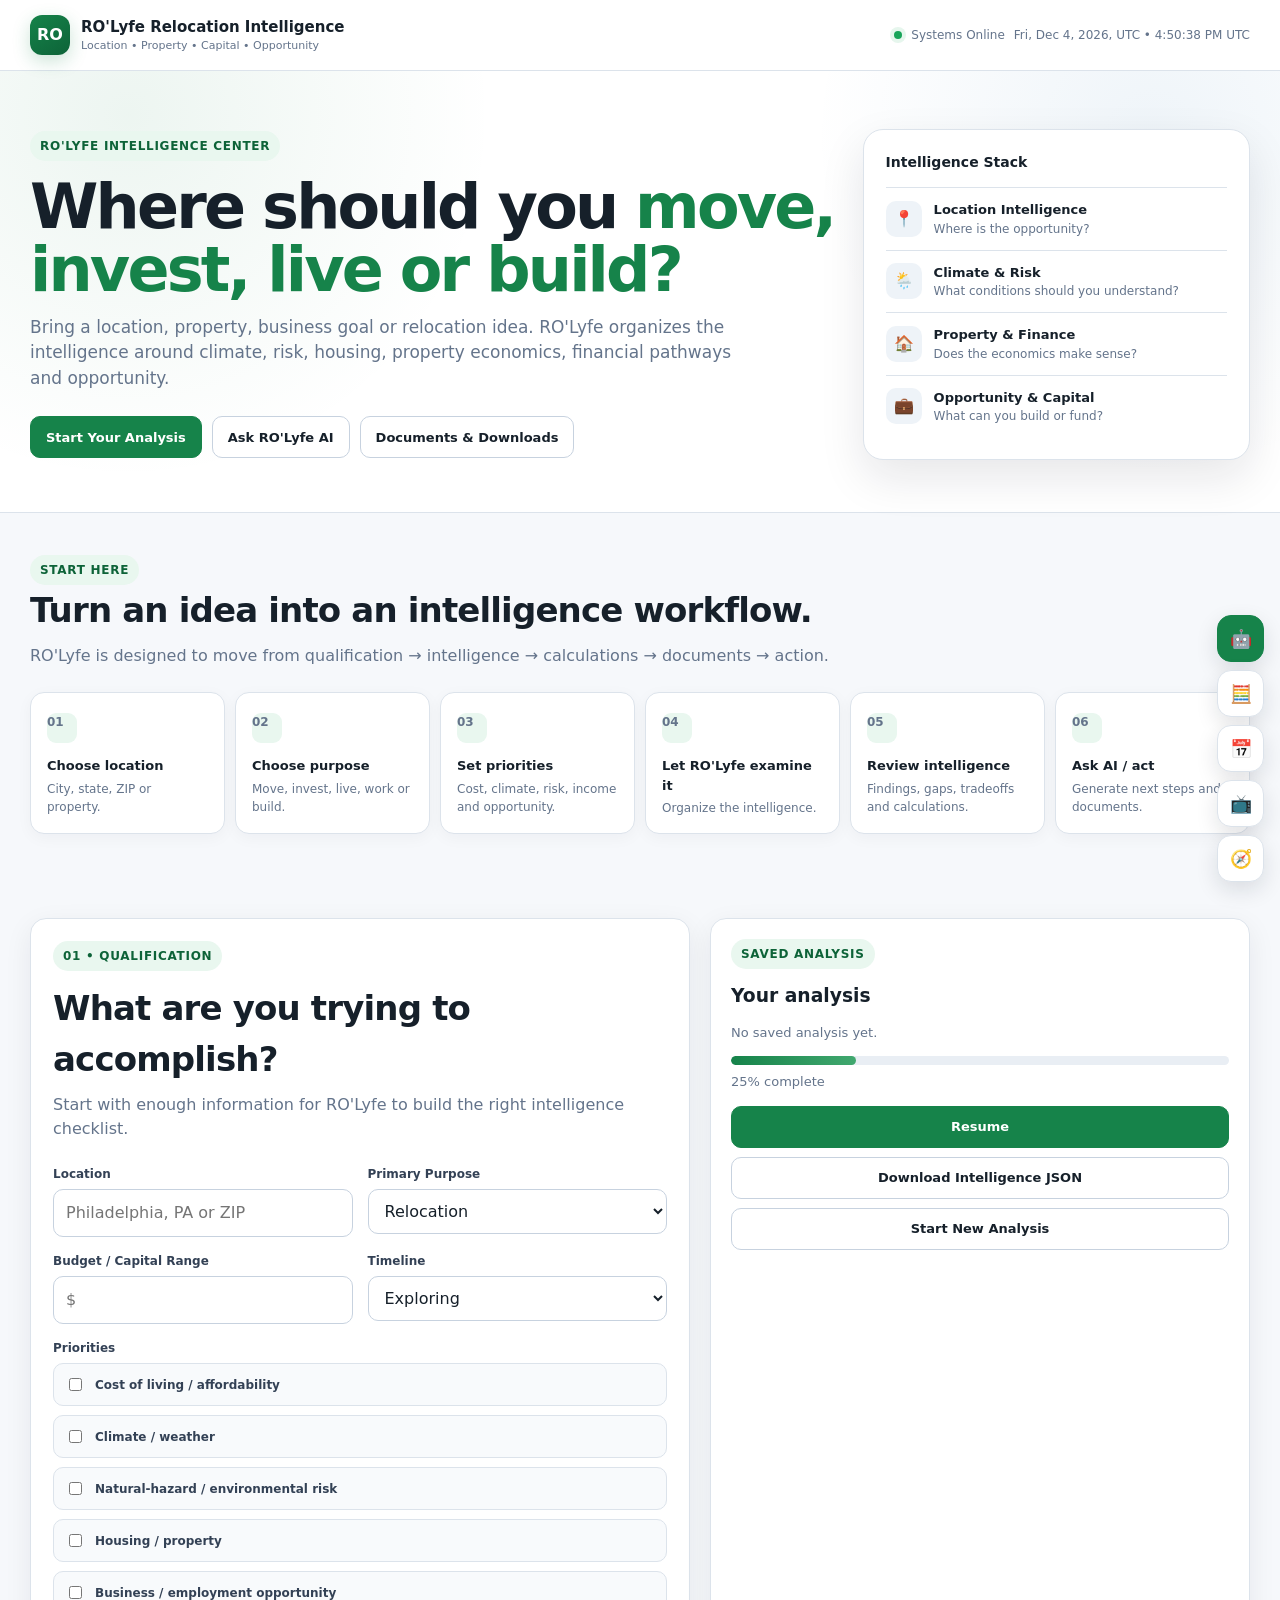
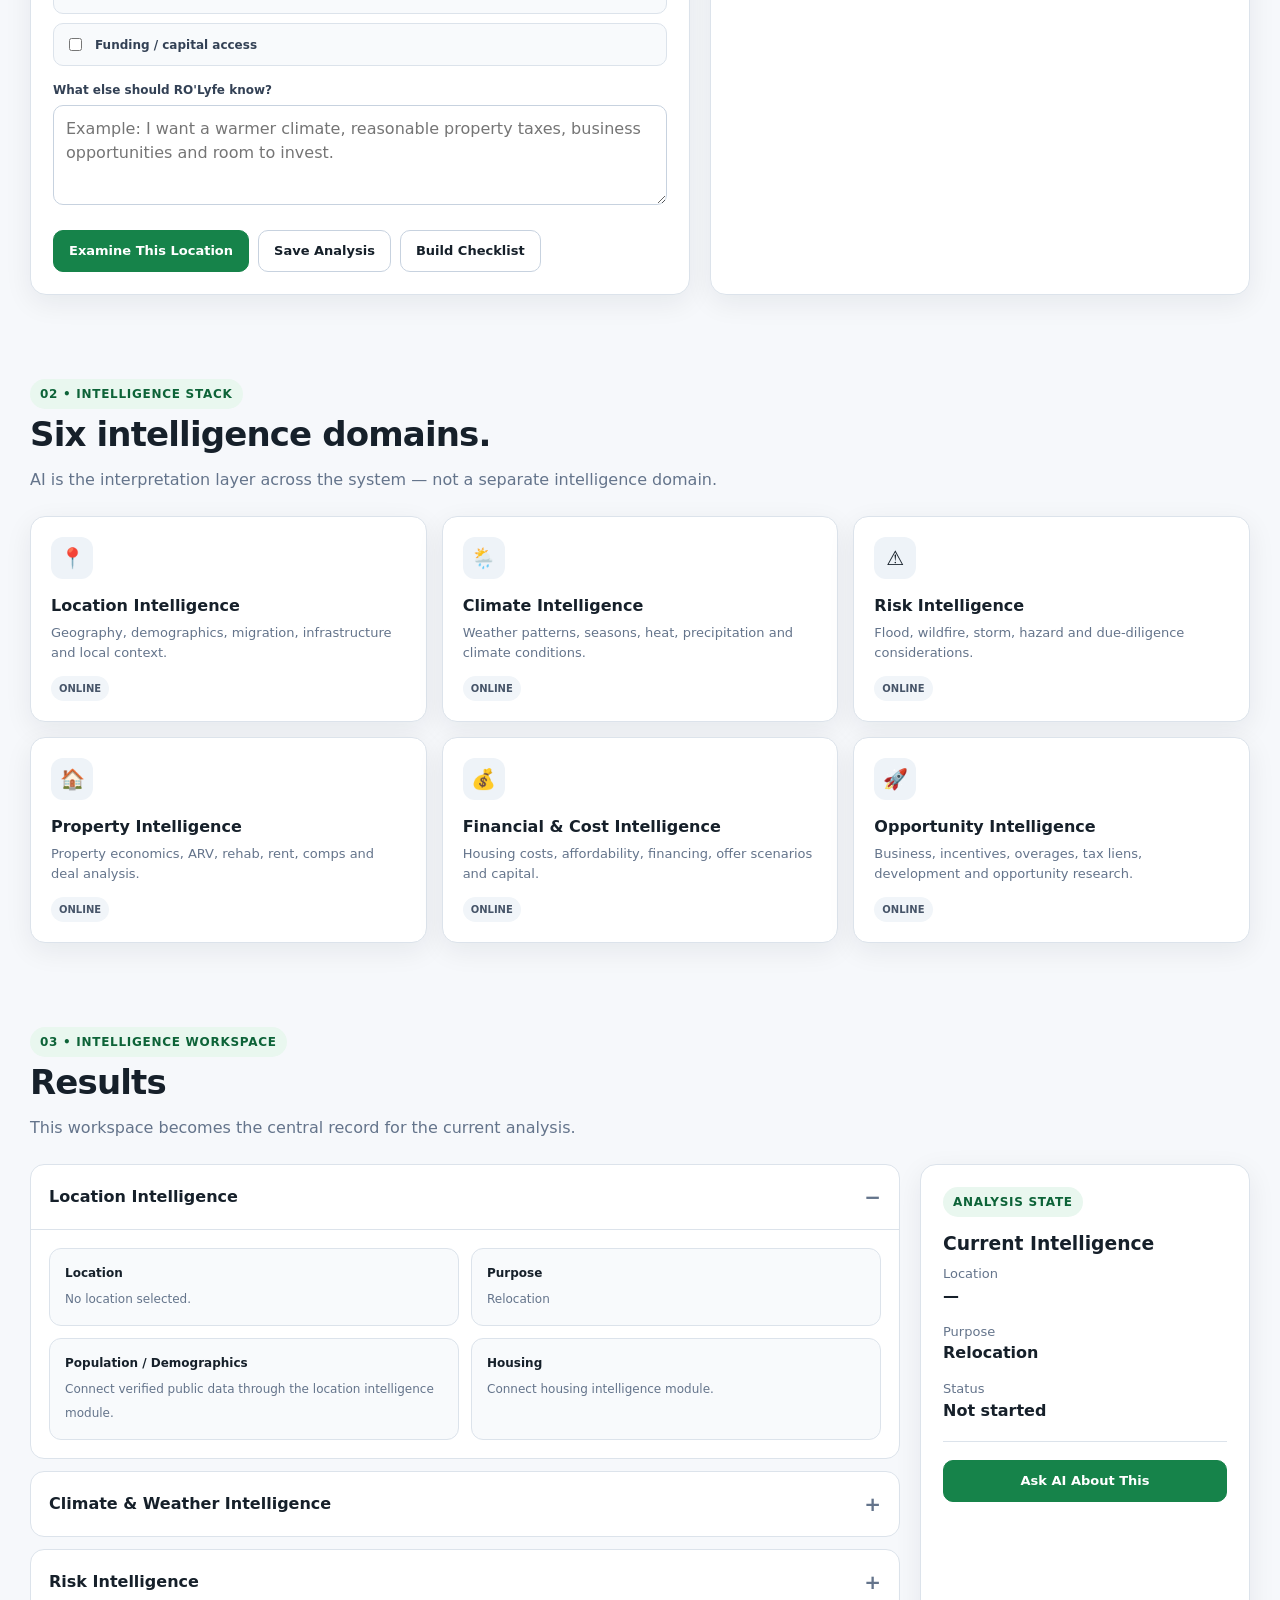
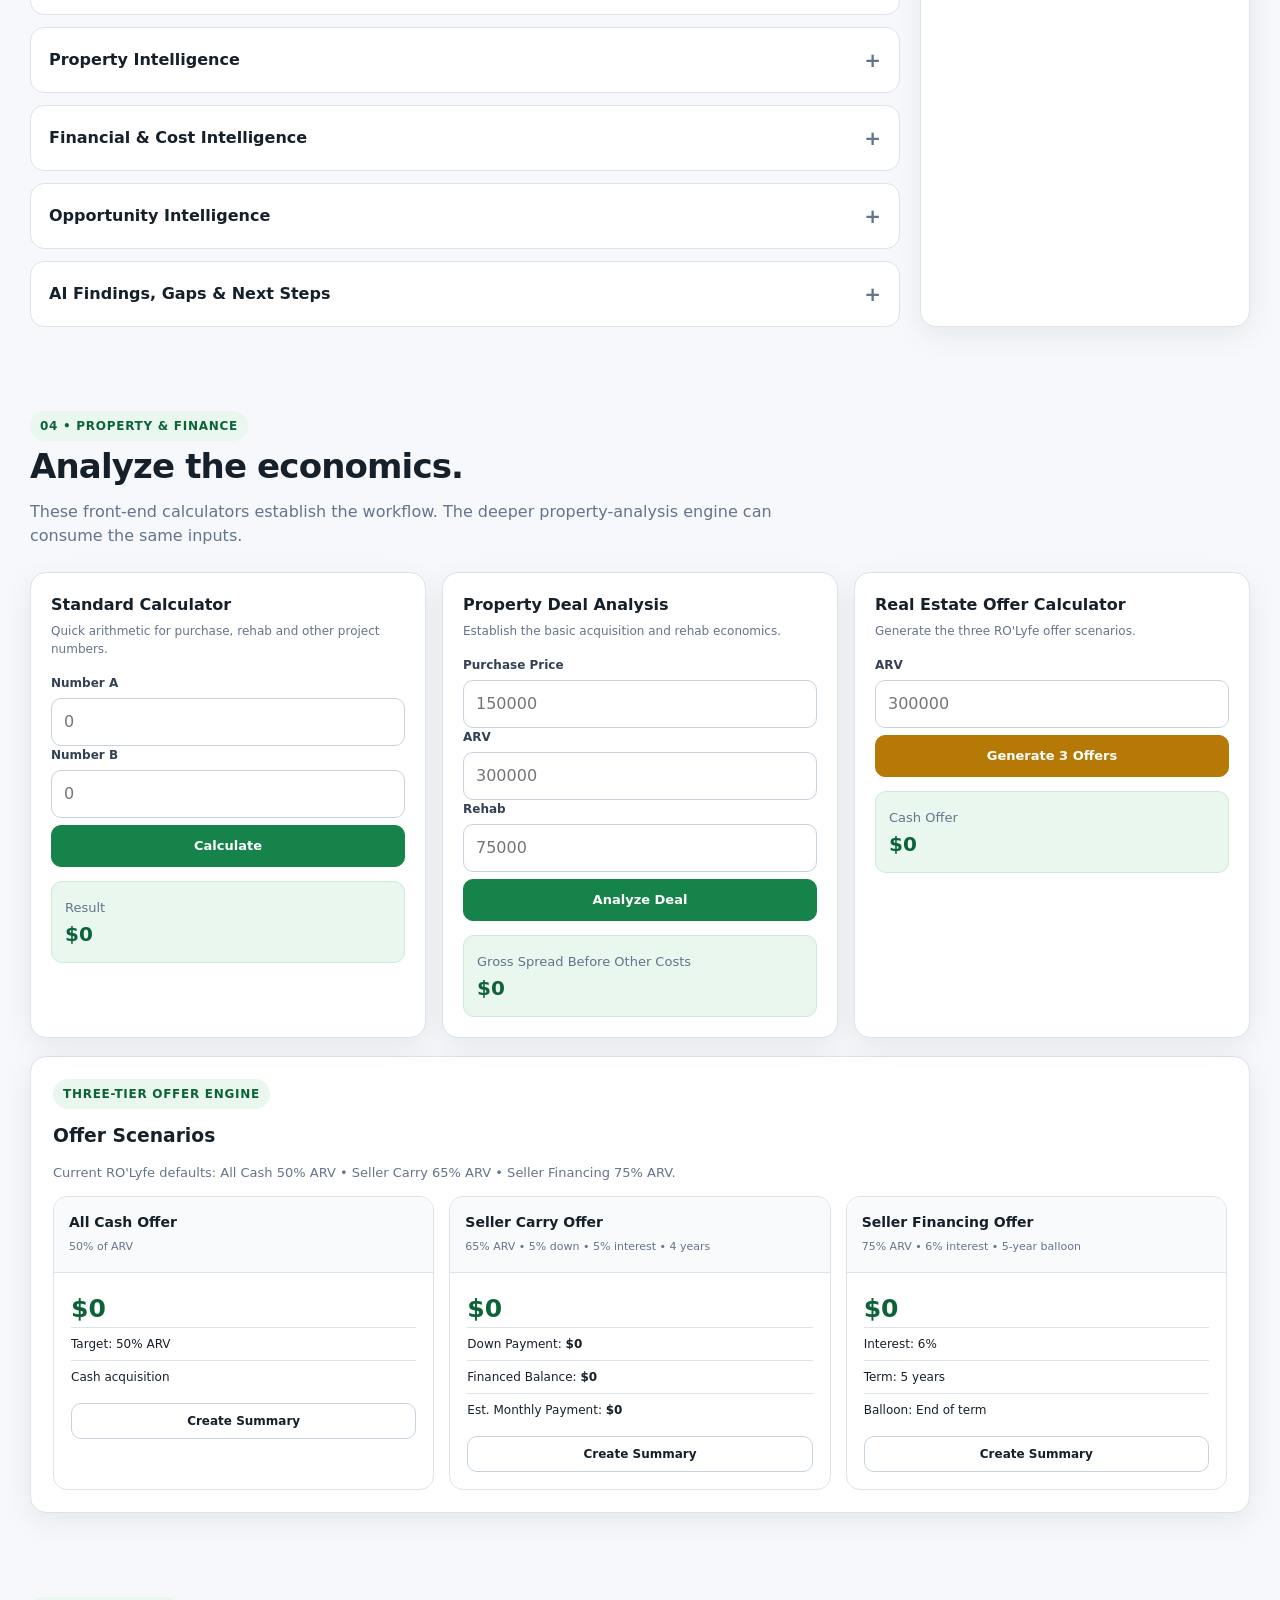
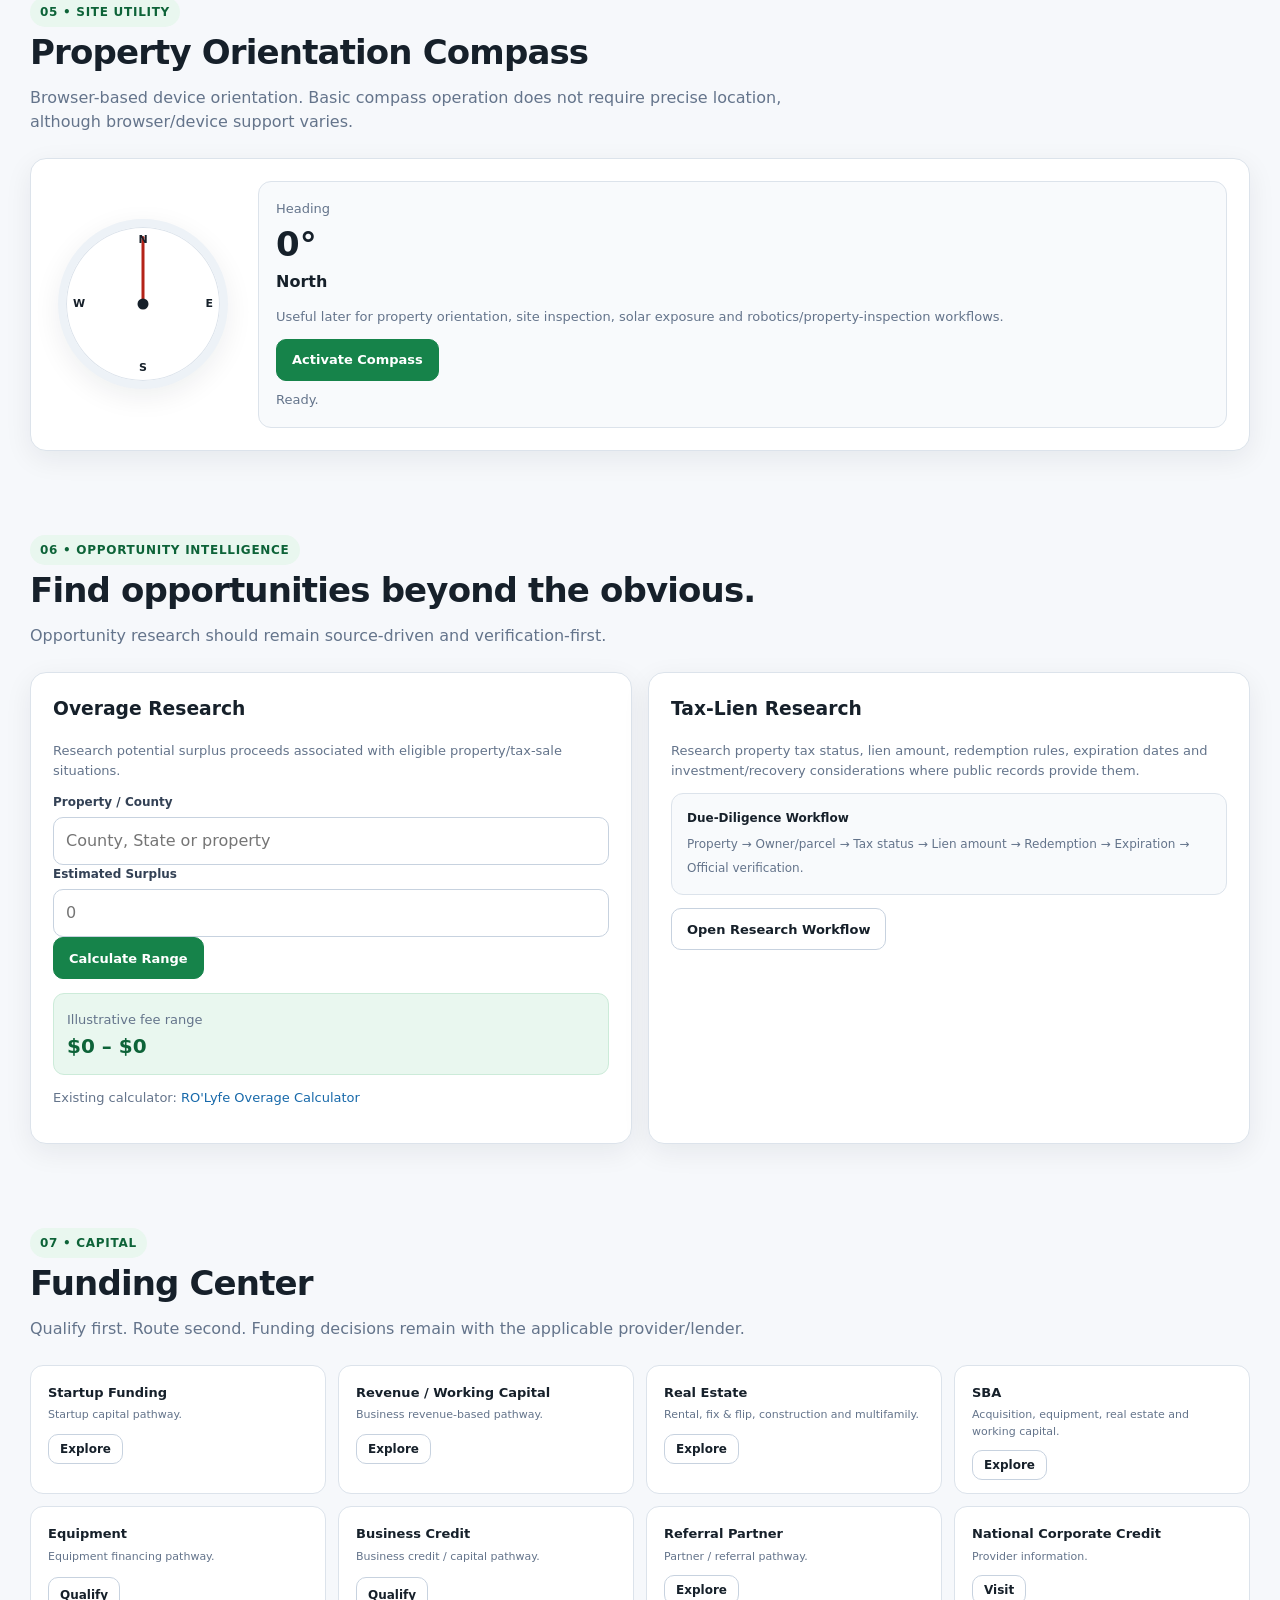
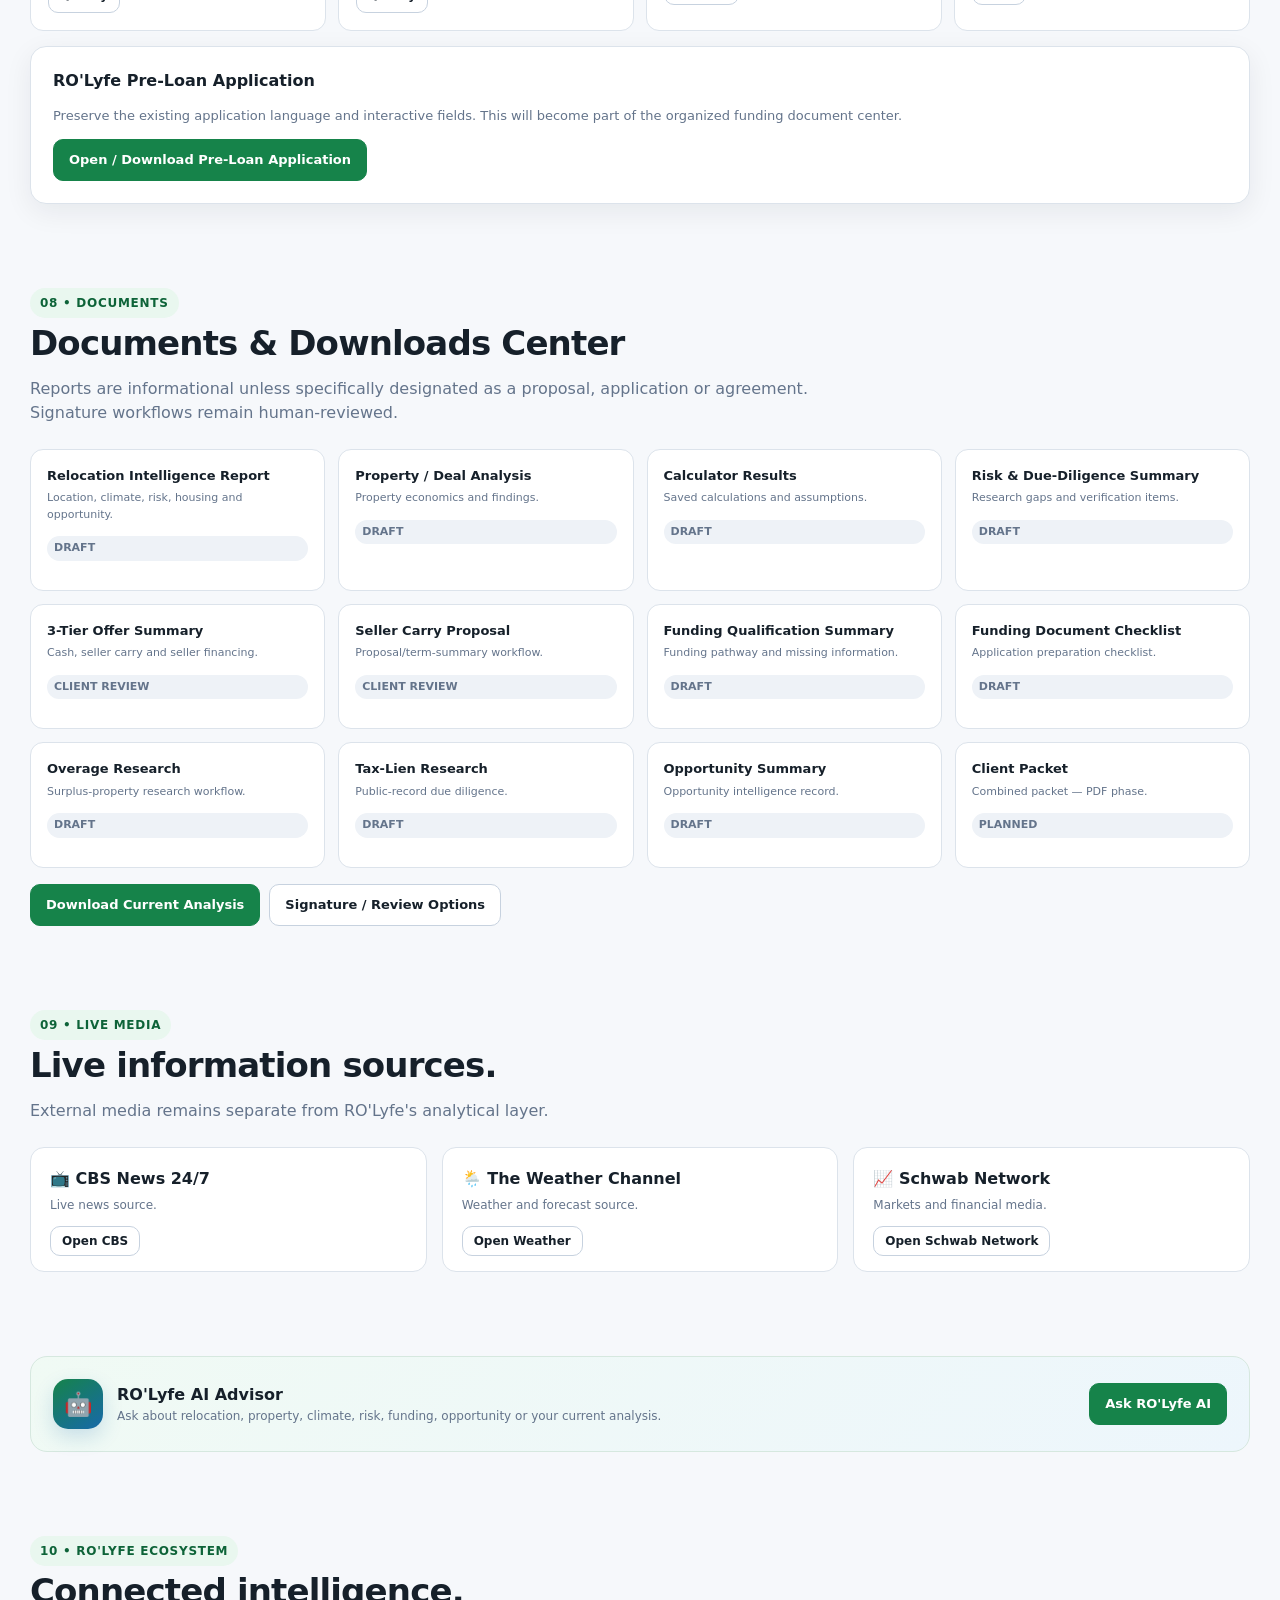
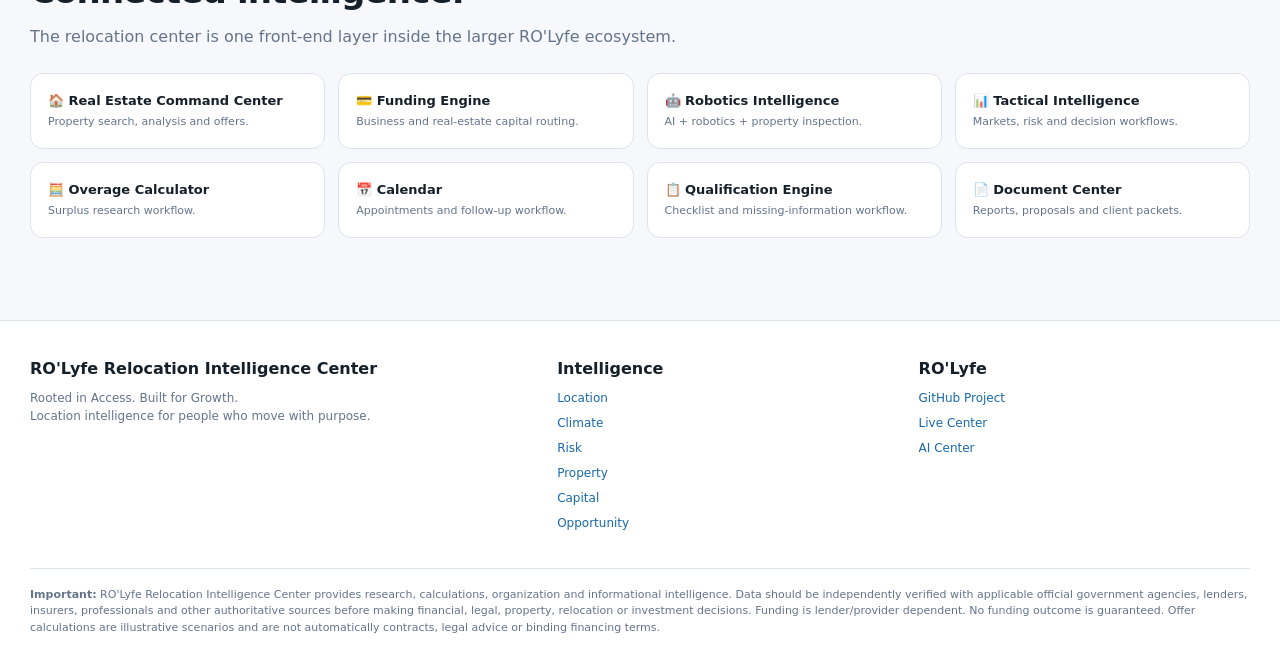
<file: index.backup-before-relocation-fix.html>
<!DOCTYPE html>
<html lang="en">
<head>
<meta charset="UTF-8">
<meta name="viewport" content="width=device-width, initial-scale=1.0, viewport-fit=cover">
<meta name="theme-color" content="#ffffff">
<meta name="description" content="RO'Lyfe Relocation Intelligence Center — location, climate, risk, property, financial, opportunity and funding intelligence.">
<title>RO'Lyfe Relocation Intelligence Center</title>

<!-- External UI layer -->
<link rel="stylesheet" href="./assets/css/rolyfe-ui.css?v=20260920">

<style>
/* =========================================================
   RO'LYFE RELOCATION INTELLIGENCE CENTER
   FRONT-END FOUNDATION
   Critical styles are intentionally inline.
   This prevents the previous browser-default rendering issue.
   ========================================================= */

:root{
  --bg:#f6f8fb;
  --surface:#ffffff;
  --surface-2:#f8fafc;
  --surface-3:#eef3f8;
  --text:#16202a;
  --muted:#64748b;
  --border:#dce3eb;
  --border-strong:#c7d2df;
  --green:#16834a;
  --green-dark:#0d6338;
  --green-soft:#e9f7ef;
  --blue:#1769aa;
  --blue-soft:#eaf4fc;
  --gold:#b77905;
  --gold-soft:#fff6df;
  --red:#b42318;
  --red-soft:#fff0ee;
  --shadow:0 8px 28px rgba(15,23,42,.07);
  --shadow-lg:0 18px 45px rgba(15,23,42,.10);
  --radius:16px;
  --radius-sm:11px;
  --max:1220px;
}

*{box-sizing:border-box}

html{
  scroll-behavior:smooth;
}

body{
  margin:0;
  background:var(--bg);
  color:var(--text);
  font-family:Inter,ui-sans-serif,system-ui,-apple-system,BlinkMacSystemFont,"Segoe UI",Arial,sans-serif;
  line-height:1.5;
}

button,
input,
select,
textarea{
  font:inherit;
}

button{
  cursor:pointer;
}

a{
  color:var(--blue);
  text-decoration:none;
}

a:hover{
  text-decoration:underline;
}

img{
  max-width:100%;
}

.container{
  width:min(var(--max),calc(100% - 32px));
  margin:auto;
}

.section{
  padding:42px 0;
}

.section-title{
  margin:0 0 8px;
  font-size:clamp(24px,3vw,34px);
  letter-spacing:-.025em;
}

.section-subtitle{
  margin:0 0 24px;
  color:var(--muted);
  max-width:800px;
}

.eyebrow{
  display:inline-flex;
  align-items:center;
  gap:7px;
  padding:6px 10px;
  border-radius:999px;
  background:var(--green-soft);
  color:var(--green-dark);
  font-size:12px;
  font-weight:800;
  letter-spacing:.06em;
  text-transform:uppercase;
}

.muted{
  color:var(--muted);
}

.small{
  font-size:13px;
}

.hidden{
  display:none!important;
}

/* =========================================================
   HEADER
   ========================================================= */

.site-header{
  position:sticky;
  top:0;
  z-index:1000;
  background:rgba(255,255,255,.96);
  border-bottom:1px solid var(--border);
  backdrop-filter:blur(14px);
}

.header-inner{
  min-height:70px;
  display:flex;
  align-items:center;
  justify-content:space-between;
  gap:18px;
}

.brand{
  display:flex;
  align-items:center;
  gap:11px;
  min-width:0;
}

.brand-mark{
  width:40px;
  height:40px;
  border-radius:12px;
  display:grid;
  place-items:center;
  background:linear-gradient(145deg,#16834a,#0d6338);
  color:#fff;
  font-weight:900;
  box-shadow:0 6px 18px rgba(22,131,74,.22);
}

.brand-copy{
  min-width:0;
}

.brand-name{
  font-size:15px;
  font-weight:900;
  white-space:nowrap;
}

.brand-sub{
  font-size:11px;
  color:var(--muted);
  white-space:nowrap;
}

.header-status{
  display:flex;
  align-items:center;
  gap:9px;
  font-size:12px;
  color:var(--muted);
  text-align:right;
}

.status-dot{
  width:8px;
  height:8px;
  border-radius:50%;
  background:#19a45a;
  box-shadow:0 0 0 4px #e6f6ed;
}

#headerDateTime{
  white-space:nowrap;
}

/* =========================================================
   HERO
   ========================================================= */

.hero{
  background:
    radial-gradient(circle at 10% 10%,rgba(22,131,74,.08),transparent 30%),
    radial-gradient(circle at 90% 15%,rgba(23,105,170,.07),transparent 28%),
    #fff;
  border-bottom:1px solid var(--border);
}

.hero-grid{
  display:grid;
  grid-template-columns:minmax(0,1.35fr) minmax(300px,.65fr);
  gap:28px;
  align-items:center;
  padding:58px 0 52px;
}

.hero h1{
  margin:14px 0 14px;
  font-size:clamp(36px,5vw,62px);
  line-height:1.02;
  letter-spacing:-.045em;
}

.hero h1 span{
  color:var(--green);
}

.hero p{
  margin:0;
  color:var(--muted);
  font-size:17px;
  max-width:720px;
}

.hero-actions{
  display:flex;
  flex-wrap:wrap;
  gap:10px;
  margin-top:25px;
}

.hero-panel{
  background:#fff;
  border:1px solid var(--border);
  border-radius:20px;
  padding:22px;
  box-shadow:var(--shadow-lg);
}

.hero-panel-title{
  font-size:14px;
  font-weight:900;
  margin-bottom:14px;
}

.hero-metric{
  display:flex;
  align-items:center;
  gap:12px;
  padding:12px 0;
  border-top:1px solid var(--border);
}

.hero-metric:first-of-type{
  border-top:0;
}

.metric-icon{
  width:36px;
  height:36px;
  display:grid;
  place-items:center;
  border-radius:10px;
  background:var(--surface-3);
}

.metric-copy strong{
  display:block;
  font-size:13px;
}

.metric-copy span{
  display:block;
  font-size:12px;
  color:var(--muted);
}

/* =========================================================
   BUTTONS
   ========================================================= */

.btn{
  border:1px solid var(--border-strong);
  border-radius:10px;
  min-height:42px;
  padding:9px 15px;
  background:#fff;
  color:var(--text);
  font-weight:800;
  font-size:13px;
  transition:.18s ease;
}

.btn:hover{
  transform:translateY(-1px);
  box-shadow:0 5px 14px rgba(15,23,42,.08);
}

.btn-primary{
  background:var(--green);
  border-color:var(--green);
  color:#fff;
}

.btn-primary:hover{
  background:var(--green-dark);
}

.btn-blue{
  background:var(--blue);
  border-color:var(--blue);
  color:#fff;
}

.btn-gold{
  background:var(--gold);
  border-color:var(--gold);
  color:#fff;
}

.btn-danger{
  background:#fff;
  border-color:#e3b2ae;
  color:var(--red);
}

.btn-small{
  min-height:36px;
  padding:7px 11px;
  font-size:12px;
}

/* =========================================================
   START HERE
   ========================================================= */

.workflow{
  display:grid;
  grid-template-columns:repeat(6,1fr);
  gap:10px;
}

.workflow-step{
  position:relative;
  min-height:130px;
  background:#fff;
  border:1px solid var(--border);
  border-radius:14px;
  padding:16px;
  box-shadow:0 4px 16px rgba(15,23,42,.04);
}

.workflow-number{
  display:inline-grid;
  place-items:center;
  width:30px;
  height:30px;
  border-radius:9px;
  background:var(--green-soft);
  color:var(--green-dark);
  font-weight:900;
  font-size:12px;
}

.workflow-step strong{
  display:block;
  margin-top:13px;
  font-size:13px;
}

.workflow-step span{
  display:block;
  margin-top:4px;
  color:var(--muted);
  font-size:12px;
}

/* =========================================================
   INTAKE
   ========================================================= */

.card{
  background:#fff;
  border:1px solid var(--border);
  border-radius:var(--radius);
  box-shadow:var(--shadow);
}

.card-pad{
  padding:22px;
}

.intake-grid{
  display:grid;
  grid-template-columns:1.1fr .9fr;
  gap:20px;
}

.form-grid{
  display:grid;
  grid-template-columns:repeat(2,minmax(0,1fr));
  gap:15px;
}

.form-group{
  min-width:0;
}

.form-group.full{
  grid-column:1/-1;
}

label{
  display:block;
  margin-bottom:6px;
  font-size:12px;
  font-weight:800;
  color:#334155;
}

input,
select,
textarea{
  width:100%;
  border:1px solid var(--border-strong);
  border-radius:10px;
  background:#fff;
  color:var(--text);
  padding:11px 12px;
  outline:none;
}

input:focus,
select:focus,
textarea:focus{
  border-color:var(--blue);
  box-shadow:0 0 0 3px rgba(23,105,170,.10);
}

textarea{
  min-height:100px;
  resize:vertical;
}

.priority-list{
  display:grid;
  gap:9px;
}

.priority-option{
  display:flex;
  align-items:center;
  gap:10px;
  padding:11px;
  border:1px solid var(--border);
  border-radius:10px;
  background:var(--surface-2);
}

.priority-option input{
  width:auto;
}

.priority-option label{
  margin:0;
  cursor:pointer;
}

/* =========================================================
   INTELLIGENCE CARDS
   ========================================================= */

.intelligence-grid{
  display:grid;
  grid-template-columns:repeat(3,1fr);
  gap:15px;
}

.intel-card{
  padding:20px;
  border:1px solid var(--border);
  background:#fff;
  border-radius:15px;
  box-shadow:var(--shadow);
}

.intel-icon{
  width:42px;
  height:42px;
  display:grid;
  place-items:center;
  border-radius:12px;
  background:var(--surface-3);
  font-size:20px;
}

.intel-card h3{
  margin:15px 0 5px;
  font-size:16px;
}

.intel-card p{
  margin:0;
  color:var(--muted);
  font-size:13px;
}

.intel-status{
  display:inline-flex;
  margin-top:14px;
  padding:5px 8px;
  border-radius:999px;
  background:#f1f5f9;
  color:#475569;
  font-size:10px;
  font-weight:900;
  text-transform:uppercase;
}

/* =========================================================
   RESULTS
   ========================================================= */

.results-layout{
  display:grid;
  grid-template-columns:minmax(0,1fr) 330px;
  gap:20px;
}

.result-stack{
  display:grid;
  gap:12px;
}

.result-box{
  background:#fff;
  border:1px solid var(--border);
  border-radius:14px;
  overflow:hidden;
}

.result-box summary{
  cursor:pointer;
  padding:17px 18px;
  font-weight:900;
  list-style:none;
  display:flex;
  align-items:center;
  justify-content:space-between;
  gap:12px;
}

.result-box summary::-webkit-details-marker{
  display:none;
}

.result-box summary:after{
  content:"+";
  color:var(--muted);
  font-size:20px;
}

.result-box[open] summary:after{
  content:"−";
}

.result-content{
  border-top:1px solid var(--border);
  padding:18px;
}

.intel-grid{
  display:grid;
  grid-template-columns:repeat(2,minmax(0,1fr));
  gap:12px;
}

.intel-panel{
  padding:15px;
  border:1px solid var(--border);
  border-radius:12px;
  background:var(--surface-2);
}

.intel-panel strong{
  display:block;
  font-size:12px;
  margin-bottom:4px;
}

.intel-panel span{
  color:var(--muted);
  font-size:12px;
}

/* =========================================================
   SAVED ANALYSIS
   ========================================================= */

.saved-card{
  position:sticky;
  top:90px;
  padding:20px;
}

.progress{
  height:9px;
  background:#e9eef4;
  border-radius:999px;
  overflow:hidden;
  margin:12px 0 7px;
}

.progress > span{
  display:block;
  height:100%;
  width:0;
  background:linear-gradient(90deg,var(--green),#41a86f);
  border-radius:inherit;
}

.saved-actions{
  display:grid;
  gap:9px;
  margin-top:15px;
}

/* =========================================================
   PROPERTY / FINANCE
   ========================================================= */

.tool-grid{
  display:grid;
  grid-template-columns:repeat(3,1fr);
  gap:16px;
}

.tool-card{
  padding:20px;
}

.tool-card h3{
  margin:0 0 5px;
  font-size:16px;
}

.tool-card p{
  color:var(--muted);
  font-size:12px;
  margin:0 0 16px;
}

.calculator-result{
  padding:13px;
  margin-top:14px;
  border-radius:11px;
  background:var(--green-soft);
  border:1px solid #ccebd9;
}

.calculator-result strong{
  display:block;
  font-size:20px;
  color:var(--green-dark);
}

/* =========================================================
   OFFER CALCULATOR
   ========================================================= */

.offer-grid{
  display:grid;
  grid-template-columns:repeat(3,1fr);
  gap:15px;
}

.offer-card{
  border:1px solid var(--border);
  border-radius:14px;
  overflow:hidden;
  background:#fff;
}

.offer-head{
  padding:15px;
  background:var(--surface-2);
  border-bottom:1px solid var(--border);
}

.offer-head strong{
  display:block;
  font-size:14px;
}

.offer-head span{
  color:var(--muted);
  font-size:11px;
}

.offer-body{
  padding:17px;
}

.offer-price{
  font-size:25px;
  font-weight:900;
  color:var(--green-dark);
}

.offer-detail{
  padding:7px 0;
  border-top:1px solid var(--border);
  font-size:12px;
}

.offer-detail:first-of-type{
  border-top:0;
}

/* =========================================================
   DOCUMENT CENTER
   ========================================================= */

.document-grid{
  display:grid;
  grid-template-columns:repeat(4,1fr);
  gap:13px;
}

.document-card{
  padding:16px;
  border:1px solid var(--border);
  border-radius:13px;
  background:#fff;
}

.document-card strong{
  display:block;
  font-size:13px;
}

.document-card span{
  display:block;
  color:var(--muted);
  font-size:11px;
  margin:5px 0 13px;
}

.doc-status{
  display:inline-block;
  padding:4px 7px;
  border-radius:999px;
  background:#eef2f7;
  color:#64748b;
  font-size:9px;
  font-weight:900;
}

/* =========================================================
   OPPORTUNITY
   ========================================================= */

.opportunity-grid{
  display:grid;
  grid-template-columns:repeat(2,1fr);
  gap:16px;
}

/* =========================================================
   FUNDING
   ========================================================= */

.funding-grid{
  display:grid;
  grid-template-columns:repeat(4,1fr);
  gap:12px;
}

.funding-card{
  padding:17px;
  border:1px solid var(--border);
  border-radius:13px;
  background:#fff;
}

.funding-card strong{
  display:block;
  font-size:13px;
}

.funding-card span{
  display:block;
  color:var(--muted);
  font-size:11px;
  margin:5px 0 12px;
}

/* =========================================================
   MEDIA
   ========================================================= */

.media-grid{
  display:grid;
  grid-template-columns:repeat(3,1fr);
  gap:15px;
}

.media-card{
  padding:19px;
  border:1px solid var(--border);
  border-radius:14px;
  background:#fff;
}

.media-card strong{
  display:block;
}

.media-card span{
  display:block;
  color:var(--muted);
  font-size:12px;
  margin:5px 0 14px;
}

/* =========================================================
   COMPASS
   ========================================================= */

.compass-wrap{
  display:grid;
  grid-template-columns:180px 1fr;
  align-items:center;
  gap:25px;
}

.compass{
  position:relative;
  width:170px;
  height:170px;
  margin:auto;
  border:8px solid #edf2f7;
  border-radius:50%;
  background:#fff;
  box-shadow:inset 0 0 0 1px var(--border),var(--shadow);
  transition:transform .2s ease;
}

.compass:before{
  content:"";
  position:absolute;
  left:50%;
  top:50%;
  width:3px;
  height:68px;
  transform:translate(-50%,-100%);
  background:var(--red);
  transform-origin:bottom center;
  border-radius:3px;
}

.compass:after{
  content:"";
  position:absolute;
  left:50%;
  top:50%;
  width:11px;
  height:11px;
  transform:translate(-50%,-50%);
  background:#16202a;
  border-radius:50%;
}

.direction{
  position:absolute;
  font-size:11px;
  font-weight:900;
}

.n{top:5px;left:50%;transform:translateX(-50%)}
.s{bottom:5px;left:50%;transform:translateX(-50%)}
.e{right:7px;top:50%;transform:translateY(-50%)}
.w{left:7px;top:50%;transform:translateY(-50%)}

.compass-reading{
  padding:17px;
  border-radius:13px;
  background:var(--surface-2);
  border:1px solid var(--border);
}

.compass-degrees{
  font-size:34px;
  font-weight:900;
}

/* =========================================================
   AI
   ========================================================= */

.ai-banner{
  display:flex;
  align-items:center;
  justify-content:space-between;
  gap:18px;
  padding:22px;
  background:linear-gradient(135deg,#f0faf4,#edf6fc);
  border:1px solid #d6e8df;
  border-radius:17px;
}

.ai-avatar{
  width:50px;
  height:50px;
  flex:0 0 auto;
  display:grid;
  place-items:center;
  border-radius:15px;
  background:linear-gradient(145deg,var(--green),var(--blue));
  color:#fff;
  font-size:23px;
  box-shadow:0 8px 20px rgba(23,105,170,.18);
}

.ai-content{
  display:flex;
  align-items:center;
  gap:14px;
}

.ai-content strong{
  display:block;
}

.ai-content span{
  display:block;
  color:var(--muted);
  font-size:12px;
}

/* =========================================================
   ECOSYSTEM
   ========================================================= */

.ecosystem{
  display:grid;
  grid-template-columns:repeat(4,1fr);
  gap:13px;
}

.eco{
  padding:17px;
  background:#fff;
  border:1px solid var(--border);
  border-radius:13px;
}

.eco strong{
  display:block;
  font-size:13px;
}

.eco span{
  display:block;
  color:var(--muted);
  font-size:11px;
  margin-top:4px;
}

/* =========================================================
   FLOATING UTILITY RAIL
   ========================================================= */

.utility-rail{
  position:fixed;
  right:16px;
  bottom:18px;
  z-index:950;
  display:flex;
  flex-direction:column;
  gap:8px;
}

.utility-btn{
  width:47px;
  height:47px;
  border:1px solid var(--border);
  border-radius:14px;
  background:#fff;
  color:var(--text);
  box-shadow:0 8px 22px rgba(15,23,42,.12);
  font-size:18px;
  display:grid;
  place-items:center;
}

.utility-btn.ai{
  background:var(--green);
  color:#fff;
  border-color:var(--green);
}

/* =========================================================
   MODAL
   ========================================================= */

.modal-backdrop{
  position:fixed;
  inset:0;
  z-index:2000;
  display:none;
  align-items:center;
  justify-content:center;
  padding:18px;
  background:rgba(15,23,42,.48);
}

.modal-backdrop.open{
  display:flex;
}

.modal{
  width:min(620px,100%);
  max-height:min(88vh,760px);
  overflow:auto;
  background:#fff;
  border-radius:18px;
  box-shadow:0 30px 80px rgba(15,23,42,.25);
}

.modal-header{
  display:flex;
  align-items:center;
  justify-content:space-between;
  gap:15px;
  padding:18px 20px;
  border-bottom:1px solid var(--border);
}

.modal-header h3{
  margin:0;
  font-size:18px;
}

.modal-body{
  padding:20px;
}

.modal-close{
  width:35px;
  height:35px;
  border:1px solid var(--border);
  border-radius:9px;
  background:#fff;
}

/* =========================================================
   FOOTER
   ========================================================= */

footer{
  margin-top:40px;
  background:#fff;
  border-top:1px solid var(--border);
}

.footer-grid{
  display:grid;
  grid-template-columns:1.5fr 1fr 1fr;
  gap:30px;
  padding:36px 0;
}

.footer-title{
  font-weight:900;
  margin-bottom:8px;
}

.footer-text{
  color:var(--muted);
  font-size:12px;
}

.footer-links{
  display:grid;
  gap:7px;
  font-size:12px;
}

.disclaimer{
  padding:18px 0 32px;
  border-top:1px solid var(--border);
  color:var(--muted);
  font-size:11px;
}

/* =========================================================
   MOBILE
   ========================================================= */

@media(max-width:1050px){
  .workflow{
    grid-template-columns:repeat(3,1fr);
  }

  .intelligence-grid{
    grid-template-columns:repeat(2,1fr);
  }

  .funding-grid{
    grid-template-columns:repeat(2,1fr);
  }

  .document-grid{
    grid-template-columns:repeat(2,1fr);
  }

  .ecosystem{
    grid-template-columns:repeat(2,1fr);
  }

  .tool-grid,
  .offer-grid{
    grid-template-columns:1fr;
  }
}

@media(max-width:820px){
  .hero-grid,
  .intake-grid,
  .results-layout{
    grid-template-columns:1fr;
  }

  .saved-card{
    position:static;
  }

  .media-grid{
    grid-template-columns:1fr;
  }

  .opportunity-grid{
    grid-template-columns:1fr;
  }

  .footer-grid{
    grid-template-columns:1fr;
  }
}

@media(max-width:640px){
  .container{
    width:min(100% - 22px,var(--max));
  }

  .section{
    padding:30px 0;
  }

  .header-inner{
    min-height:62px;
  }

  .brand-sub{
    display:none;
  }

  .header-status{
    font-size:10px;
  }

  #headerDateTime{
    white-space:normal;
    max-width:115px;
  }

  .hero-grid{
    padding:40px 0 35px;
  }

  .hero h1{
    font-size:39px;
  }

  .hero p{
    font-size:15px;
  }

  .workflow{
    grid-template-columns:repeat(2,1fr);
  }

  .form-grid,
  .intel-grid{
    grid-template-columns:1fr;
  }

  .form-group.full{
    grid-column:auto;
  }

  .intelligence-grid{
    grid-template-columns:1fr;
  }

  .funding-grid,
  .document-grid,
  .ecosystem{
    grid-template-columns:1fr;
  }

  .compass-wrap{
    grid-template-columns:1fr;
  }

  .ai-banner{
    align-items:flex-start;
    flex-direction:column;
  }

  .utility-rail{
    right:10px;
    bottom:calc(10px + env(safe-area-inset-bottom));
  }

  .utility-btn{
    width:44px;
    height:44px;
  }
}
</style>
</head>

<body>

<!-- ======================================================
     HEADER
     ====================================================== -->

<header class="site-header">
  <div class="container header-inner">

    <div class="brand">
      <div class="brand-mark">RO</div>
      <div class="brand-copy">
        <div class="brand-name">RO'Lyfe Relocation Intelligence</div>
        <div class="brand-sub">Location • Property • Capital • Opportunity</div>
      </div>
    </div>

    <div class="header-status">
      <span class="status-dot"></span>
      <span>Systems Online</span>
      <span id="headerDateTime">Loading time...</span>
    </div>

  </div>
</header>


<main>

<!-- ======================================================
     HERO
     ====================================================== -->

<section class="hero">
  <div class="container hero-grid">

    <div>
      <span class="eyebrow">RO'Lyfe Intelligence Center</span>

      <h1>
        Where should you
        <span>move, invest, live or build?</span>
      </h1>

      <p>
        Bring a location, property, business goal or relocation idea.
        RO'Lyfe organizes the intelligence around climate, risk, housing,
        property economics, financial pathways and opportunity.
      </p>

      <div class="hero-actions">
        <button class="btn btn-primary" onclick="scrollToId('start')">
          Start Your Analysis
        </button>

        <button class="btn" onclick="openModal('aiModal')">
          Ask RO'Lyfe AI
        </button>

        <button class="btn" onclick="scrollToId('documents')">
          Documents & Downloads
        </button>
      </div>
    </div>

    <div class="hero-panel">

      <div class="hero-panel-title">
        Intelligence Stack
      </div>

      <div class="hero-metric">
        <div class="metric-icon">📍</div>
        <div class="metric-copy">
          <strong>Location Intelligence</strong>
          <span>Where is the opportunity?</span>
        </div>
      </div>

      <div class="hero-metric">
        <div class="metric-icon">🌦️</div>
        <div class="metric-copy">
          <strong>Climate & Risk</strong>
          <span>What conditions should you understand?</span>
        </div>
      </div>

      <div class="hero-metric">
        <div class="metric-icon">🏠</div>
        <div class="metric-copy">
          <strong>Property & Finance</strong>
          <span>Does the economics make sense?</span>
        </div>
      </div>

      <div class="hero-metric">
        <div class="metric-icon">💼</div>
        <div class="metric-copy">
          <strong>Opportunity & Capital</strong>
          <span>What can you build or fund?</span>
        </div>
      </div>

    </div>

  </div>
</section>


<!-- ======================================================
     START HERE
     ====================================================== -->

<section class="section" id="start">
  <div class="container">

    <span class="eyebrow">Start Here</span>

    <h2 class="section-title">
      Turn an idea into an intelligence workflow.
    </h2>

    <p class="section-subtitle">
      RO'Lyfe is designed to move from qualification → intelligence →
      calculations → documents → action.
    </p>

    <div class="workflow">

      <div class="workflow-step">
        <span class="workflow-number">01</span>
        <strong>Choose location</strong>
        <span>City, state, ZIP or property.</span>
      </div>

      <div class="workflow-step">
        <span class="workflow-number">02</span>
        <strong>Choose purpose</strong>
        <span>Move, invest, live, work or build.</span>
      </div>

      <div class="workflow-step">
        <span class="workflow-number">03</span>
        <strong>Set priorities</strong>
        <span>Cost, climate, risk, income and opportunity.</span>
      </div>

      <div class="workflow-step">
        <span class="workflow-number">04</span>
        <strong>Let RO'Lyfe examine it</strong>
        <span>Organize the intelligence.</span>
      </div>

      <div class="workflow-step">
        <span class="workflow-number">05</span>
        <strong>Review intelligence</strong>
        <span>Findings, gaps, tradeoffs and calculations.</span>
      </div>

      <div class="workflow-step">
        <span class="workflow-number">06</span>
        <strong>Ask AI / act</strong>
        <span>Generate next steps and documents.</span>
      </div>

    </div>

  </div>
</section>


<!-- ======================================================
     INTAKE
     ====================================================== -->

<section class="section" id="qualification">
  <div class="container">

    <div class="intake-grid">

      <div class="card card-pad">

        <span class="eyebrow">01 • Qualification</span>

        <h2 class="section-title" style="margin-top:12px;">
          What are you trying to accomplish?
        </h2>

        <p class="section-subtitle">
          Start with enough information for RO'Lyfe to build the right
          intelligence checklist.
        </p>

        <div class="form-grid">

          <div class="form-group">
            <label for="locationInput">Location</label>
            <input
              id="locationInput"
              type="text"
              placeholder="Philadelphia, PA or ZIP"
            >
          </div>

          <div class="form-group">
            <label for="purposeSelect">Primary Purpose</label>
            <select id="purposeSelect">
              <option value="Relocation">Relocation</option>
              <option value="Remote Work">Remote Work</option>
              <option value="Live">Live</option>
              <option value="Invest">Invest</option>
              <option value="Fix & Flip">Fix & Flip</option>
              <option value="Wholesale">Wholesale</option>
              <option value="Rental">Rental</option>
              <option value="Build">Build</option>
              <option value="Business">Business</option>
              <option value="Opportunity">Opportunity Research</option>
            </select>
          </div>

          <div class="form-group">
            <label for="budgetInput">Budget / Capital Range</label>
            <input
              id="budgetInput"
              type="text"
              placeholder="$"
            >
          </div>

          <div class="form-group">
            <label for="timelineSelect">Timeline</label>
            <select id="timelineSelect">
              <option>Exploring</option>
              <option>0–30 days</option>
              <option>30–90 days</option>
              <option>3–6 months</option>
              <option>6–12 months</option>
              <option>12+ months</option>
            </select>
          </div>

          <div class="form-group full">
            <label>Priorities</label>

            <div class="priority-list">

              <div class="priority-option">
                <input id="pCost" type="checkbox" value="Cost">
                <label for="pCost">Cost of living / affordability</label>
              </div>

              <div class="priority-option">
                <input id="pClimate" type="checkbox" value="Climate">
                <label for="pClimate">Climate / weather</label>
              </div>

              <div class="priority-option">
                <input id="pRisk" type="checkbox" value="Risk">
                <label for="pRisk">Natural-hazard / environmental risk</label>
              </div>

              <div class="priority-option">
                <input id="pHousing" type="checkbox" value="Housing">
                <label for="pHousing">Housing / property</label>
              </div>

              <div class="priority-option">
                <input id="pBusiness" type="checkbox" value="Business">
                <label for="pBusiness">Business / employment opportunity</label>
              </div>

              <div class="priority-option">
                <input id="pFunding" type="checkbox" value="Funding">
                <label for="pFunding">Funding / capital access</label>
              </div>

            </div>
          </div>

          <div class="form-group full">
            <label for="notesInput">What else should RO'Lyfe know?</label>
            <textarea
              id="notesInput"
              placeholder="Example: I want a warmer climate, reasonable property taxes, business opportunities and room to invest."
            ></textarea>
          </div>

        </div>

        <div style="display:flex;flex-wrap:wrap;gap:9px;margin-top:18px;">
          <button class="btn btn-primary" onclick="runAnalysis()">
            Examine This Location
          </button>

          <button class="btn" onclick="saveAnalysis()">
            Save Analysis
          </button>

          <button class="btn" onclick="generateChecklist()">
            Build Checklist
          </button>
        </div>

      </div>


      <aside class="card saved-card">

        <span class="eyebrow">Saved Analysis</span>

        <h3 style="margin:13px 0 5px;">
          Your analysis
        </h3>

        <p id="savedSummary" class="small muted">
          No saved analysis yet.
        </p>

        <div class="progress">
          <span id="progressBar"></span>
        </div>

        <div id="progressText" class="small muted">
          0% complete
        </div>

        <div class="saved-actions">

          <button class="btn btn-primary" onclick="resumeAnalysis()">
            Resume
          </button>

          <button class="btn" onclick="downloadReport()">
            Download Intelligence JSON
          </button>

          <button class="btn" onclick="clearAnalysis()">
            Start New Analysis
          </button>

        </div>

      </aside>

    </div>

  </div>
</section>


<!-- ======================================================
     INTELLIGENCE DOMAINS
     ====================================================== -->

<section class="section">
  <div class="container">

    <span class="eyebrow">02 • Intelligence Stack</span>

    <h2 class="section-title">
      Six intelligence domains.
    </h2>

    <p class="section-subtitle">
      AI is the interpretation layer across the system — not a separate
      intelligence domain.
    </p>

    <div class="intelligence-grid">

      <div class="intel-card">
        <div class="intel-icon">📍</div>
        <h3>Location Intelligence</h3>
        <p>Geography, demographics, migration, infrastructure and local context.</p>
        <span class="intel-status">Online</span>
      </div>

      <div class="intel-card">
        <div class="intel-icon">🌦️</div>
        <h3>Climate Intelligence</h3>
        <p>Weather patterns, seasons, heat, precipitation and climate conditions.</p>
        <span class="intel-status">Online</span>
      </div>

      <div class="intel-card">
        <div class="intel-icon">⚠️</div>
        <h3>Risk Intelligence</h3>
        <p>Flood, wildfire, storm, hazard and due-diligence considerations.</p>
        <span class="intel-status">Online</span>
      </div>

      <div class="intel-card">
        <div class="intel-icon">🏠</div>
        <h3>Property Intelligence</h3>
        <p>Property economics, ARV, rehab, rent, comps and deal analysis.</p>
        <span class="intel-status">Online</span>
      </div>

      <div class="intel-card">
        <div class="intel-icon">💰</div>
        <h3>Financial & Cost Intelligence</h3>
        <p>Housing costs, affordability, financing, offer scenarios and capital.</p>
        <span class="intel-status">Online</span>
      </div>

      <div class="intel-card">
        <div class="intel-icon">🚀</div>
        <h3>Opportunity Intelligence</h3>
        <p>Business, incentives, overages, tax liens, development and opportunity research.</p>
        <span class="intel-status">Online</span>
      </div>

    </div>

  </div>
</section>


<!-- ======================================================
     RESULTS WORKSPACE
     ====================================================== -->

<section class="section" id="results">
  <div class="container">

    <span class="eyebrow">03 • Intelligence Workspace</span>

    <h2 class="section-title">
      Results
    </h2>

    <p class="section-subtitle">
      This workspace becomes the central record for the current analysis.
    </p>

    <div class="results-layout">

      <div class="result-stack">

        <details class="result-box" open>
          <summary>Location Intelligence</summary>

          <div class="result-content">

            <div class="intel-grid">

              <div class="intel-panel">
                <strong>Location</strong>
                <span id="resultLocation">No location selected.</span>
              </div>

              <div class="intel-panel">
                <strong>Purpose</strong>
                <span id="resultPurpose">No purpose selected.</span>
              </div>

              <div class="intel-panel">
                <strong>Population / Demographics</strong>
                <span>Connect verified public data through the location intelligence module.</span>
              </div>

              <div class="intel-panel">
                <strong>Housing</strong>
                <span>Connect housing intelligence module.</span>
              </div>

            </div>

          </div>
        </details>


        <details class="result-box">
          <summary>Climate & Weather Intelligence</summary>

          <div class="result-content">

            <div class="intel-grid">

              <div class="intel-panel">
                <strong>Current / Forecast Weather</strong>
                <span>Weather module connection point.</span>
              </div>

              <div class="intel-panel">
                <strong>Climate Pattern</strong>
                <span>Historical climate intelligence connection point.</span>
              </div>

              <div class="intel-panel">
                <strong>Seasonality</strong>
                <span>Seasonal comparison connection point.</span>
              </div>

              <div class="intel-panel">
                <strong>Climate Tradeoffs</strong>
                <span>AI interpretation layer.</span>
              </div>

            </div>

          </div>
        </details>


        <details class="result-box">
          <summary>Risk Intelligence</summary>

          <div class="result-content">

            <div class="intel-grid">

              <div class="intel-panel">
                <strong>Natural Hazards</strong>
                <span>Verify against authoritative hazard sources.</span>
              </div>

              <div class="intel-panel">
                <strong>Flood / Storm</strong>
                <span>Risk module connection point.</span>
              </div>

              <div class="intel-panel">
                <strong>Property Due Diligence</strong>
                <span>Inspection, insurance and local verification items.</span>
              </div>

              <div class="intel-panel">
                <strong>Risk Gaps</strong>
                <span id="riskGapText">No analysis performed yet.</span>
              </div>

            </div>

          </div>
        </details>


        <details class="result-box">
          <summary>Property Intelligence</summary>

          <div class="result-content">

            <div class="intel-grid">

              <div class="intel-panel">
                <strong>Purchase Price</strong>
                <span id="resultPurchase">$0</span>
              </div>

              <div class="intel-panel">
                <strong>ARV</strong>
                <span id="resultARV">$0</span>
              </div>

              <div class="intel-panel">
                <strong>Rehab</strong>
                <span id="resultRehab">$0</span>
              </div>

              <div class="intel-panel">
                <strong>Deal Status</strong>
                <span id="resultDealStatus">Waiting for property data.</span>
              </div>

            </div>

          </div>
        </details>


        <details class="result-box">
          <summary>Financial & Cost Intelligence</summary>

          <div class="result-content">

            <div class="intel-grid">

              <div class="intel-panel">
                <strong>Budget / Capital</strong>
                <span id="resultBudget">$0</span>
              </div>

              <div class="intel-panel">
                <strong>Timeline</strong>
                <span id="resultTimeline">Not selected.</span>
              </div>

              <div class="intel-panel">
                <strong>Financing</strong>
                <span>Funding router connection point.</span>
              </div>

              <div class="intel-panel">
                <strong>Financial Tradeoffs</strong>
                <span>AI interpretation connection point.</span>
              </div>

            </div>

          </div>
        </details>


        <details class="result-box">
          <summary>Opportunity Intelligence</summary>

          <div class="result-content">

            <div class="intel-grid">

              <div class="intel-panel">
                <strong>Business Opportunity</strong>
                <span>Business intelligence connection point.</span>
              </div>

              <div class="intel-panel">
                <strong>Incentives</strong>
                <span>Verify current programs before acting.</span>
              </div>

              <div class="intel-panel">
                <strong>Overage</strong>
                <span>Research potential surplus-property proceeds.</span>
              </div>

              <div class="intel-panel">
                <strong>Tax Lien</strong>
                <span>Research official tax and redemption records.</span>
              </div>

            </div>

          </div>
        </details>


        <details class="result-box">
          <summary>AI Findings, Gaps & Next Steps</summary>

          <div class="result-content">

            <div id="aiFindings">
              <div class="intel-panel">
                <strong>RO'Lyfe AI</strong>
                <span>
                  Run an analysis to populate findings, missing information,
                  tradeoffs and recommended next steps.
                </span>
              </div>
            </div>

          </div>
        </details>

      </div>


      <aside class="card card-pad">

        <span class="eyebrow">Analysis State</span>

        <h3 style="margin:13px 0 6px;">
          Current Intelligence
        </h3>

        <div class="small muted">
          Location
        </div>
        <strong id="sideLocation">—</strong>

        <div class="small muted" style="margin-top:14px;">
          Purpose
        </div>
        <strong id="sidePurpose">—</strong>

        <div class="small muted" style="margin-top:14px;">
          Status
        </div>
        <strong id="sideStatus">Not started</strong>

        <hr style="border:0;border-top:1px solid var(--border);margin:18px 0;">

        <button class="btn btn-primary" style="width:100%;" onclick="openModal('aiModal')">
          Ask AI About This
        </button>

      </aside>

    </div>

  </div>
</section>


<!-- ======================================================
     PROPERTY + FINANCE
     ====================================================== -->

<section class="section" id="property">
  <div class="container">

    <span class="eyebrow">04 • Property & Finance</span>

    <h2 class="section-title">
      Analyze the economics.
    </h2>

    <p class="section-subtitle">
      These front-end calculators establish the workflow. The deeper
      property-analysis engine can consume the same inputs.
    </p>


    <div class="tool-grid">

      <!-- Standard Calculator -->
      <div class="card tool-card">

        <h3>Standard Calculator</h3>

        <p>
          Quick arithmetic for purchase, rehab and other project numbers.
        </p>

        <label>Number A</label>
        <input id="calcA" type="number" placeholder="0">

        <label>Number B</label>
        <input id="calcB" type="number" placeholder="0">

        <button class="btn btn-primary" style="margin-top:7px;width:100%;" onclick="standardCalculate()">
          Calculate
        </button>

        <div class="calculator-result">
          <span class="small muted">Result</span>
          <strong id="standardResult">$0</strong>
        </div>

      </div>


      <!-- Property Deal -->
      <div class="card tool-card">

        <h3>Property Deal Analysis</h3>

        <p>
          Establish the basic acquisition and rehab economics.
        </p>

        <label>Purchase Price</label>
        <input id="purchasePrice" type="number" placeholder="150000">

        <label>ARV</label>
        <input id="arv" type="number" placeholder="300000">

        <label>Rehab</label>
        <input id="rehab" type="number" placeholder="75000">

        <button class="btn btn-primary" style="margin-top:7px;width:100%;" onclick="dealCalculate()">
          Analyze Deal
        </button>

        <div class="calculator-result">
          <span class="small muted">Gross Spread Before Other Costs</span>
          <strong id="dealResult">$0</strong>
        </div>

      </div>


      <!-- Real Estate Offer -->
      <div class="card tool-card">

        <h3>Real Estate Offer Calculator</h3>

        <p>
          Generate the three RO'Lyfe offer scenarios.
        </p>

        <label>ARV</label>
        <input id="offerARV" type="number" placeholder="300000">

        <button class="btn btn-gold" style="margin-top:7px;width:100%;" onclick="calculateOffers()">
          Generate 3 Offers
        </button>

        <div class="calculator-result">
          <span class="small muted">Cash Offer</span>
          <strong id="cashOfferResult">$0</strong>
        </div>

      </div>

    </div>


    <!-- 3 TIER OFFER -->
    <div class="card card-pad" style="margin-top:18px;">

      <span class="eyebrow">Three-Tier Offer Engine</span>

      <h3 style="margin:13px 0 5px;">
        Offer Scenarios
      </h3>

      <p class="small muted">
        Current RO'Lyfe defaults:
        All Cash 50% ARV • Seller Carry 65% ARV • Seller Financing 75% ARV.
      </p>

      <div class="offer-grid">

        <div class="offer-card">

          <div class="offer-head">
            <strong>All Cash Offer</strong>
            <span>50% of ARV</span>
          </div>

          <div class="offer-body">

            <div class="offer-price" id="cashOffer">$0</div>

            <div class="offer-detail">
              Target: 50% ARV
            </div>

            <div class="offer-detail">
              Cash acquisition
            </div>

            <button class="btn btn-small" style="margin-top:10px;width:100%;" onclick="prepareDocument('All Cash Offer')">
              Create Summary
            </button>

          </div>

        </div>


        <div class="offer-card">

          <div class="offer-head">
            <strong>Seller Carry Offer</strong>
            <span>65% ARV • 5% down • 5% interest • 4 years</span>
          </div>

          <div class="offer-body">

            <div class="offer-price" id="sellerCarryOffer">$0</div>

            <div class="offer-detail">
              Down Payment: <strong id="sellerCarryDown">$0</strong>
            </div>

            <div class="offer-detail">
              Financed Balance: <strong id="sellerCarryBalance">$0</strong>
            </div>

            <div class="offer-detail">
              Est. Monthly Payment: <strong id="sellerCarryPayment">$0</strong>
            </div>

            <button class="btn btn-small" style="margin-top:10px;width:100%;" onclick="prepareDocument('Seller Carry Offer')">
              Create Summary
            </button>

          </div>

        </div>


        <div class="offer-card">

          <div class="offer-head">
            <strong>Seller Financing Offer</strong>
            <span>75% ARV • 6% interest • 5-year balloon</span>
          </div>

          <div class="offer-body">

            <div class="offer-price" id="sellerFinanceOffer">$0</div>

            <div class="offer-detail">
              Interest: 6%
            </div>

            <div class="offer-detail">
              Term: 5 years
            </div>

            <div class="offer-detail">
              Balloon: End of term
            </div>

            <button class="btn btn-small" style="margin-top:10px;width:100%;" onclick="prepareDocument('Seller Financing Offer')">
              Create Summary
            </button>

          </div>

        </div>

      </div>

    </div>

  </div>
</section>


<!-- ======================================================
     COMPASS
     ====================================================== -->

<section class="section" id="compass">
  <div class="container">

    <span class="eyebrow">05 • Site Utility</span>

    <h2 class="section-title">
      Property Orientation Compass
    </h2>

    <p class="section-subtitle">
      Browser-based device orientation. Basic compass operation does not
      require precise location, although browser/device support varies.
    </p>

    <div class="card card-pad compass-wrap">

      <div class="compass" id="compassDial">
        <span class="direction n">N</span>
        <span class="direction e">E</span>
        <span class="direction s">S</span>
        <span class="direction w">W</span>
      </div>

      <div class="compass-reading">

        <div class="small muted">
          Heading
        </div>

        <div class="compass-degrees" id="headingDegrees">
          0°
        </div>

        <strong id="headingDirection">
          North
        </strong>

        <p class="small muted">
          Useful later for property orientation, site inspection,
          solar exposure and robotics/property-inspection workflows.
        </p>

        <button class="btn btn-primary" onclick="startCompass()">
          Activate Compass
        </button>

        <div id="compassStatus" class="small muted" style="margin-top:9px;">
          Ready.
        </div>

      </div>

    </div>

  </div>
</section>


<!-- ======================================================
     OPPORTUNITY
     ====================================================== -->

<section class="section" id="opportunity">
  <div class="container">

    <span class="eyebrow">06 • Opportunity Intelligence</span>

    <h2 class="section-title">
      Find opportunities beyond the obvious.
    </h2>

    <p class="section-subtitle">
      Opportunity research should remain source-driven and verification-first.
    </p>

    <div class="opportunity-grid">

      <div class="card card-pad">

        <h3 style="margin-top:0;">Overage Research</h3>

        <p class="small muted">
          Research potential surplus proceeds associated with eligible
          property/tax-sale situations.
        </p>

        <div class="form-group">
          <label>Property / County</label>
          <input id="overageLocation" placeholder="County, State or property">
        </div>

        <div class="form-group">
          <label>Estimated Surplus</label>
          <input id="overageAmount" type="number" placeholder="0">
        </div>

        <button class="btn btn-primary" onclick="calculateOverage()">
          Calculate Range
        </button>

        <div id="overageResult" class="calculator-result">
          <span class="small muted">Illustrative fee range</span>
          <strong>$0 – $0</strong>
        </div>

        <p class="small muted">
          Existing calculator:
          <a href="https://rolrichman.github.io/ROLyfe-Overage-Calculator/" target="_blank" rel="noopener">
            RO'Lyfe Overage Calculator
          </a>
        </p>

      </div>


      <div class="card card-pad">

        <h3 style="margin-top:0;">Tax-Lien Research</h3>

        <p class="small muted">
          Research property tax status, lien amount, redemption rules,
          expiration dates and investment/recovery considerations where
          public records provide them.
        </p>

        <div class="intel-panel">

          <strong>Due-Diligence Workflow</strong>

          <span>
            Property → Owner/parcel → Tax status → Lien amount →
            Redemption → Expiration → Official verification.
          </span>

        </div>

        <button
          class="btn"
          style="margin-top:13px;"
          onclick="openModal('taxLienModal')">
          Open Research Workflow
        </button>

      </div>

    </div>

  </div>
</section>


<!-- ======================================================
     FUNDING CENTER
     ====================================================== -->

<section class="section" id="funding">
  <div class="container">

    <span class="eyebrow">07 • Capital</span>

    <h2 class="section-title">
      Funding Center
    </h2>

    <p class="section-subtitle">
      Qualify first. Route second. Funding decisions remain with the
      applicable provider/lender.
    </p>

    <div class="funding-grid">

      <div class="funding-card">
        <strong>Startup Funding</strong>
        <span>Startup capital pathway.</span>
        <a
          class="btn btn-small"
          href="https://my.americasfundingexperts.com/f/startup-funding?id=1820217000190862001"
          target="_blank"
          rel="noopener">
          Explore
        </a>
      </div>

      <div class="funding-card">
        <strong>Revenue / Working Capital</strong>
        <span>Business revenue-based pathway.</span>
        <a
          class="btn btn-small"
          href="https://my.americasfundingexperts.com/f/revenue-based-funding?id=1820217000190862001"
          target="_blank"
          rel="noopener">
          Explore
        </a>
      </div>

      <div class="funding-card">
        <strong>Real Estate</strong>
        <span>Rental, fix & flip, construction and multifamily.</span>
        <a
          class="btn btn-small"
          href="https://my.americasfundingexperts.com/f/real-estate?id=1820217000190862001"
          target="_blank"
          rel="noopener">
          Explore
        </a>
      </div>

      <div class="funding-card">
        <strong>SBA</strong>
        <span>Acquisition, equipment, real estate and working capital.</span>
        <a
          class="btn btn-small"
          href="https://my.americasfundingexperts.com/f/sba?id=1820217000190862001"
          target="_blank"
          rel="noopener">
          Explore
        </a>
      </div>

      <div class="funding-card">
        <strong>Equipment</strong>
        <span>Equipment financing pathway.</span>
        <button class="btn btn-small" onclick="openModal('fundingModal')">
          Qualify
        </button>
      </div>

      <div class="funding-card">
        <strong>Business Credit</strong>
        <span>Business credit / capital pathway.</span>
        <button class="btn btn-small" onclick="openModal('fundingModal')">
          Qualify
        </button>
      </div>

      <div class="funding-card">
        <strong>Referral Partner</strong>
        <span>Partner / referral pathway.</span>
        <a
          class="btn btn-small"
          href="https://my.americasfundingexperts.com/f/partner?id=1820217000190862001"
          target="_blank"
          rel="noopener">
          Explore
        </a>
      </div>

      <div class="funding-card">
        <strong>National Corporate Credit</strong>
        <span>Provider information.</span>
        <a
          class="btn btn-small"
          href="https://www.nationalcorporatecredit.com/"
          target="_blank"
          rel="noopener">
          Visit
        </a>
      </div>

    </div>

    <div class="card card-pad" style="margin-top:15px;">

      <strong>RO'Lyfe Pre-Loan Application</strong>

      <p class="small muted">
        Preserve the existing application language and interactive fields.
        This will become part of the organized funding document center.
      </p>

      <button class="btn btn-primary" onclick="downloadPreLoanApplication()">
        Open / Download Pre-Loan Application
      </button>

    </div>

  </div>
</section>


<!-- ======================================================
     DOCUMENT CENTER
     ====================================================== -->

<section class="section" id="documents">
  <div class="container">

    <span class="eyebrow">08 • Documents</span>

    <h2 class="section-title">
      Documents & Downloads Center
    </h2>

    <p class="section-subtitle">
      Reports are informational unless specifically designated as a
      proposal, application or agreement. Signature workflows remain
      human-reviewed.
    </p>

    <div class="document-grid">

      <div class="document-card">
        <strong>Relocation Intelligence Report</strong>
        <span>Location, climate, risk, housing and opportunity.</span>
        <span class="doc-status">DRAFT</span>
      </div>

      <div class="document-card">
        <strong>Property / Deal Analysis</strong>
        <span>Property economics and findings.</span>
        <span class="doc-status">DRAFT</span>
      </div>

      <div class="document-card">
        <strong>Calculator Results</strong>
        <span>Saved calculations and assumptions.</span>
        <span class="doc-status">DRAFT</span>
      </div>

      <div class="document-card">
        <strong>Risk & Due-Diligence Summary</strong>
        <span>Research gaps and verification items.</span>
        <span class="doc-status">DRAFT</span>
      </div>

      <div class="document-card">
        <strong>3-Tier Offer Summary</strong>
        <span>Cash, seller carry and seller financing.</span>
        <span class="doc-status">CLIENT REVIEW</span>
      </div>

      <div class="document-card">
        <strong>Seller Carry Proposal</strong>
        <span>Proposal/term-summary workflow.</span>
        <span class="doc-status">CLIENT REVIEW</span>
      </div>

      <div class="document-card">
        <strong>Funding Qualification Summary</strong>
        <span>Funding pathway and missing information.</span>
        <span class="doc-status">DRAFT</span>
      </div>

      <div class="document-card">
        <strong>Funding Document Checklist</strong>
        <span>Application preparation checklist.</span>
        <span class="doc-status">DRAFT</span>
      </div>

      <div class="document-card">
        <strong>Overage Research</strong>
        <span>Surplus-property research workflow.</span>
        <span class="doc-status">DRAFT</span>
      </div>

      <div class="document-card">
        <strong>Tax-Lien Research</strong>
        <span>Public-record due diligence.</span>
        <span class="doc-status">DRAFT</span>
      </div>

      <div class="document-card">
        <strong>Opportunity Summary</strong>
        <span>Opportunity intelligence record.</span>
        <span class="doc-status">DRAFT</span>
      </div>

      <div class="document-card">
        <strong>Client Packet</strong>
        <span>Combined packet — PDF phase.</span>
        <span class="doc-status">PLANNED</span>
      </div>

    </div>

    <div style="display:flex;flex-wrap:wrap;gap:9px;margin-top:16px;">
      <button class="btn btn-primary" onclick="downloadReport()">
        Download Current Analysis
      </button>

      <button class="btn" onclick="openModal('signatureModal')">
        Signature / Review Options
      </button>
    </div>

  </div>
</section>


<!-- ======================================================
     MEDIA
     ====================================================== -->

<section class="section" id="media">
  <div class="container">

    <span class="eyebrow">09 • Live Media</span>

    <h2 class="section-title">
      Live information sources.
    </h2>

    <p class="section-subtitle">
      External media remains separate from RO'Lyfe's analytical layer.
    </p>

    <div class="media-grid">

      <div class="media-card">
        <strong>📺 CBS News 24/7</strong>
        <span>Live news source.</span>
        <a
          class="btn btn-small"
          href="https://www.cbsnews.com/live/"
          target="_blank"
          rel="noopener">
          Open CBS
        </a>
      </div>

      <div class="media-card">
        <strong>🌦️ The Weather Channel</strong>
        <span>Weather and forecast source.</span>
        <a
          class="btn btn-small"
          href="https://weather.com/"
          target="_blank"
          rel="noopener">
          Open Weather
        </a>
      </div>

      <div class="media-card">
        <strong>📈 Schwab Network</strong>
        <span>Markets and financial media.</span>
        <a
          class="btn btn-small"
          href="https://schwabnetwork.com/"
          target="_blank"
          rel="noopener">
          Open Schwab Network
        </a>
      </div>

    </div>

  </div>
</section>


<!-- ======================================================
     AI
     ====================================================== -->

<section class="section" id="ai">
  <div class="container">

    <div class="ai-banner">

      <div class="ai-content">

        <div class="ai-avatar">
          🤖
        </div>

        <div>
          <strong>RO'Lyfe AI Advisor</strong>

          <span>
            Ask about relocation, property, climate, risk, funding,
            opportunity or your current analysis.
          </span>
        </div>

      </div>

      <button class="btn btn-primary" onclick="openModal('aiModal')">
        Ask RO'Lyfe AI
      </button>

    </div>

  </div>
</section>


<!-- ======================================================
     ECOSYSTEM
     ====================================================== -->

<section class="section">
  <div class="container">

    <span class="eyebrow">10 • RO'Lyfe Ecosystem</span>

    <h2 class="section-title">
      Connected intelligence.
    </h2>

    <p class="section-subtitle">
      The relocation center is one front-end layer inside the larger
      RO'Lyfe ecosystem.
    </p>

    <div class="ecosystem">

      <div class="eco">
        <strong>🏠 Real Estate Command Center</strong>
        <span>Property search, analysis and offers.</span>
      </div>

      <div class="eco">
        <strong>💳 Funding Engine</strong>
        <span>Business and real-estate capital routing.</span>
      </div>

      <div class="eco">
        <strong>🤖 Robotics Intelligence</strong>
        <span>AI + robotics + property inspection.</span>
      </div>

      <div class="eco">
        <strong>📊 Tactical Intelligence</strong>
        <span>Markets, risk and decision workflows.</span>
      </div>

      <div class="eco">
        <strong>🧮 Overage Calculator</strong>
        <span>Surplus research workflow.</span>
      </div>

      <div class="eco">
        <strong>📅 Calendar</strong>
        <span>Appointments and follow-up workflow.</span>
      </div>

      <div class="eco">
        <strong>📋 Qualification Engine</strong>
        <span>Checklist and missing-information workflow.</span>
      </div>

      <div class="eco">
        <strong>📄 Document Center</strong>
        <span>Reports, proposals and client packets.</span>
      </div>

    </div>

  </div>
</section>

</main>


<!-- ======================================================
     FLOATING UTILITY RAIL
     ====================================================== -->

<div class="utility-rail">

  <button
    class="utility-btn ai"
    title="Ask AI"
    onclick="openModal('aiModal')">
    🤖
  </button>

  <button
    class="utility-btn"
    title="Calculator"
    onclick="scrollToId('property')">
    🧮
  </button>

  <button
    class="utility-btn"
    title="Calendar"
    onclick="openModal('calendarModal')">
    📅
  </button>

  <button
    class="utility-btn"
    title="Media"
    onclick="scrollToId('media')">
    📺
  </button>

  <button
    class="utility-btn"
    title="Compass"
    onclick="scrollToId('compass')">
    🧭
  </button>

</div>


<!-- ======================================================
     AI MODAL
     ====================================================== -->

<div class="modal-backdrop" id="aiModal">

  <div class="modal">

    <div class="modal-header">
      <h3>🤖 Ask RO'Lyfe AI</h3>

      <button class="modal-close" onclick="closeModal('aiModal')">
        ×
      </button>
    </div>

    <div class="modal-body">

      <p class="small muted">
        Ask about the current analysis or start a general question.
      </p>

      <label for="aiQuestion">
        Your question
      </label>

      <textarea
        id="aiQuestion"
        placeholder="Example: What should I investigate before moving to this location?"
      ></textarea>

      <button
        class="btn btn-primary"
        style="margin-top:10px;width:100%;"
        onclick="askAI()">
        Ask RO'Lyfe
      </button>

      <div id="aiResponse" class="calculator-result" style="margin-top:15px;">
        <span class="small muted">
          AI response will appear here.
        </span>
      </div>

    </div>

  </div>

</div>


<!-- ======================================================
     TAX LIEN MODAL
     ====================================================== -->

<div class="modal-backdrop" id="taxLienModal">

  <div class="modal">

    <div class="modal-header">
      <h3>Tax-Lien Research Workflow</h3>

      <button class="modal-close" onclick="closeModal('taxLienModal')">
        ×
      </button>
    </div>

    <div class="modal-body">

      <ol class="small" style="padding-left:20px;line-height:1.8;">
        <li>Identify property / parcel.</li>
        <li>Identify county and official tax authority.</li>
        <li>Verify tax status.</li>
        <li>Verify lien amount.</li>
        <li>Check redemption rules.</li>
        <li>Check expiration / sale dates where applicable.</li>
        <li>Verify against official public records.</li>
        <li>Document unresolved due-diligence items.</li>
      </ol>

      <div class="intel-panel">
        <strong>Important</strong>
        <span>
          Tax-lien information can vary substantially by jurisdiction.
          RO'Lyfe should treat third-party information as research leads
          until verified through the applicable official source.
        </span>
      </div>

    </div>

  </div>

</div>


<!-- ======================================================
     FUNDING MODAL
     ====================================================== -->

<div class="modal-backdrop" id="fundingModal">

  <div class="modal">

    <div class="modal-header">
      <h3>Capital Qualification</h3>

      <button class="modal-close" onclick="closeModal('fundingModal')">
        ×
      </button>
    </div>

    <div class="modal-body">

      <div class="form-grid">

        <div class="form-group">
          <label>Business / Project</label>
          <input id="fundBusiness" placeholder="Business or project name">
        </div>

        <div class="form-group">
          <label>Capital Needed</label>
          <input id="fundAmount" type="number" placeholder="0">
        </div>

        <div class="form-group">
          <label>Purpose</label>
          <select id="fundPurpose">
            <option>Working Capital</option>
            <option>Equipment</option>
            <option>Real Estate</option>
            <option>Acquisition</option>
            <option>Startup</option>
            <option>Other</option>
          </select>
        </div>

        <div class="form-group">
          <label>Timeline</label>
          <select id="fundTimeline">
            <option>Exploring</option>
            <option>30 days</option>
            <option>60 days</option>
            <option>90+ days</option>
          </select>
        </div>

      </div>

      <button
        class="btn btn-primary"
        style="margin-top:15px;width:100%;"
        onclick="saveFundingQualification()">
        Save Qualification
      </button>

      <div id="fundingSaved" class="calculator-result hidden">
        <span class="small muted">Status</span>
        <strong>Qualification saved.</strong>
      </div>

    </div>

  </div>

</div>


<!-- ======================================================
     SIGNATURE MODAL
     ====================================================== -->

<div class="modal-backdrop" id="signatureModal">

  <div class="modal">

    <div class="modal-header">
      <h3>Review & Signature Options</h3>

      <button class="modal-close" onclick="closeModal('signatureModal')">
        ×
      </button>
    </div>

    <div class="modal-body">

      <p class="small muted">
        Signatures should be used where they serve a clear business purpose.
        Informational intelligence reports do not need an automatic signature.
      </p>

      <div class="intel-grid">

        <div class="intel-panel">
          <strong>Informational Report</strong>
          <span>No signature required.</span>
        </div>

        <div class="intel-panel">
          <strong>Broker / Advisor Review</strong>
          <span>Optional acknowledgment/review signature.</span>
        </div>

        <div class="intel-panel">
          <strong>Offer Proposal</strong>
          <span>Signature can indicate proposal review or intent.</span>
        </div>

        <div class="intel-panel">
          <strong>Agreement</strong>
          <span>Use a proper agreement and appropriate legal review.</span>
        </div>

      </div>

      <div class="calculator-result">
        <span class="small muted">Document states</span>
        <strong>DRAFT → CLIENT REVIEW → SIGNED</strong>
      </div>

      <p class="small muted">
        RO'Lyfe AI may prepare and organize documents, but should not
        automatically sign or authorize documents on a user's behalf.
      </p>

    </div>

  </div>

</div>


<!-- ======================================================
     CALENDAR MODAL
     ====================================================== -->

<div class="modal-backdrop" id="calendarModal">

  <div class="modal">

    <div class="modal-header">
      <h3>📅 Calendar</h3>

      <button class="modal-close" onclick="closeModal('calendarModal')">
        ×
      </button>
    </div>

    <div class="modal-body">

      <p class="small muted">
        Calendar integration point. Future versions can connect the
        RO'Lyfe workflow to appointments, inspections, follow-ups and
        funding milestones.
      </p>

      <button
        class="btn btn-primary"
        onclick="closeModal('calendarModal');scrollToId('qualification')">
        Return to Qualification
      </button>

    </div>

  </div>

</div>


<!-- ======================================================
     FOOTER
     ====================================================== -->

<footer>

  <div class="container">

    <div class="footer-grid">

      <div>
        <div class="footer-title">
          RO'Lyfe Relocation Intelligence Center
        </div>

        <div class="footer-text">
          Rooted in Access. Built for Growth.
          <br>
          Location intelligence for people who move with purpose.
        </div>
      </div>

      <div>

        <div class="footer-title">
          Intelligence
        </div>

        <div class="footer-links">
          <a href="#results">Location</a>
          <a href="#results">Climate</a>
          <a href="#results">Risk</a>
          <a href="#property">Property</a>
          <a href="#funding">Capital</a>
          <a href="#opportunity">Opportunity</a>
        </div>

      </div>

      <div>

        <div class="footer-title">
          RO'Lyfe
        </div>

        <div class="footer-links">
          <a href="https://github.com/ROLRichman/rolyfe-relocation-intelligence" target="_blank" rel="noopener">
            GitHub Project
          </a>

          <a href="https://rolrichman.github.io/rolyfe-relocation-intelligence/" target="_blank" rel="noopener">
            Live Center
          </a>

          <a href="https://rolrichman.github.io/rolyfe-relocation-intelligence/modules/ai/" target="_blank" rel="noopener">
            AI Center
          </a>
        </div>

      </div>

    </div>


    <div class="disclaimer">

      <strong>Important:</strong>
      RO'Lyfe Relocation Intelligence Center provides research,
      calculations, organization and informational intelligence.
      Data should be independently verified with applicable official
      government agencies, lenders, insurers, professionals and other
      authoritative sources before making financial, legal, property,
      relocation or investment decisions.

      Funding is lender/provider dependent. No funding outcome is guaranteed.

      Offer calculations are illustrative scenarios and are not automatically
      contracts, legal advice or binding financing terms.

    </div>

  </div>

</footer>


<!-- ======================================================
     FRONT-END FOUNDATION JAVASCRIPT
     ====================================================== -->

<script>
/* =========================================================
   RO'LYFE FRONT-END FOUNDATION ENGINE
   ========================================================= */

(function(){

  "use strict";

  const STORAGE_KEY = "rolyfeRelocationAnalysisV1";

  const state = {
    location:"",
    purpose:"Relocation",
    budget:"",
    timeline:"Exploring",
    priorities:[],
    notes:"",
    status:"Not started",
    progress:0,
    updatedAt:null
  };


  /* =======================================================
     UTILITIES
     ======================================================= */

  window.scrollToId = function(id){

    const el = document.getElementById(id);

    if(el){
      el.scrollIntoView({
        behavior:"smooth",
        block:"start"
      });
    }

  };


  window.openModal = function(id){

    const modal = document.getElementById(id);

    if(modal){
      modal.classList.add("open");
      document.body.style.overflow="hidden";
    }

  };


  window.closeModal = function(id){

    const modal = document.getElementById(id);

    if(modal){
      modal.classList.remove("open");
      document.body.style.overflow="";
    }

  };


  document.querySelectorAll(".modal-backdrop").forEach(function(modal){

    modal.addEventListener("click",function(e){

      if(e.target === modal){
        modal.classList.remove("open");
        document.body.style.overflow="";
      }

    });

  });


  function money(value){

    const n = Number(value) || 0;

    return n.toLocaleString("en-US",{
      style:"currency",
      currency:"USD",
      maximumFractionDigits:0
    });

  }


  function getPriorities(){

    return Array.from(
      document.querySelectorAll(".priority-option input:checked")
    ).map(function(input){
      return input.value;
    });

  }


  function collectState(){

    state.location =
      document.getElementById("locationInput").value.trim();

    state.purpose =
      document.getElementById("purposeSelect").value;

    state.budget =
      document.getElementById("budgetInput").value.trim();

    state.timeline =
      document.getElementById("timelineSelect").value;

    state.priorities =
      getPriorities();

    state.notes =
      document.getElementById("notesInput").value.trim();

    state.updatedAt =
      new Date().toISOString();

    return state;

  }


  function updateProgress(){

    let progress = 0;

    if(state.location) progress += 25;

    if(state.purpose) progress += 15;

    if(state.budget) progress += 10;

    if(state.timeline) progress += 10;

    if(state.priorities.length) progress += 20;

    if(state.notes) progress += 10;

    if(state.status === "Analyzed") progress += 10;

    state.progress = Math.min(progress,100);

    const bar =
      document.getElementById("progressBar");

    const text =
      document.getElementById("progressText");

    if(bar){
      bar.style.width = state.progress + "%";
    }

    if(text){
      text.textContent =
        state.progress + "% complete";
    }

  }


  function renderState(){

    const location =
      state.location || "No location selected.";

    const purpose =
      state.purpose || "No purpose selected.";

    document.getElementById("resultLocation").textContent =
      location;

    document.getElementById("resultPurpose").textContent =
      purpose;

    document.getElementById("sideLocation").textContent =
      state.location || "—";

    document.getElementById("sidePurpose").textContent =
      state.purpose || "—";

    document.getElementById("sideStatus").textContent =
      state.status || "Not started";

    document.getElementById("resultBudget").textContent =
      state.budget ? state.budget : "$0";

    document.getElementById("resultTimeline").textContent =
      state.timeline || "Not selected.";

    const savedSummary =
      document.getElementById("savedSummary");

    if(savedSummary){

      if(state.location){

        savedSummary.textContent =
          state.location +
          " — Purpose: " +
          state.purpose +
          " — " +
          state.progress +
          "% complete — Last updated " +
          new Date(state.updatedAt || Date.now())
            .toLocaleString();

      }else{

        savedSummary.textContent =
          "No saved analysis yet.";

      }

    }

    updateProgress();

  }


  /* =======================================================
     DATE / TIME
     ======================================================= */

  function updateClock(){

    const el =
      document.getElementById("headerDateTime");

    if(!el) return;

    const now = new Date();

    const date =
      new Intl.DateTimeFormat("en-US",{
        weekday:"short",
        month:"short",
        day:"numeric",
        year:"numeric",
        timeZoneName:"short"
      }).format(now);

    const time =
      new Intl.DateTimeFormat("en-US",{
        hour:"numeric",
        minute:"2-digit",
        second:"2-digit",
        timeZoneName:"short"
      }).format(now);

    el.textContent =
      date + " • " + time;

  }

  updateClock();
  setInterval(updateClock,1000);


  /* =======================================================
     SAVE / RESUME
     ======================================================= */

  window.saveAnalysis = function(){

    collectState();

    state.status =
      state.status === "Analyzed"
        ? "Analyzed"
        : "Saved";

    updateProgress();

    localStorage.setItem(
      STORAGE_KEY,
      JSON.stringify(state)
    );

    renderState();

    alert("RO'Lyfe analysis saved on this device.");

  };


  window.resumeAnalysis = function(){

    const raw =
      localStorage.getItem(STORAGE_KEY);

    if(!raw){

      alert("No saved analysis was found on this device.");

      return;
    }

    try{

      const saved =
        JSON.parse(raw);

      Object.assign(state,saved);

      document.getElementById("locationInput").value =
        state.location || "";

      document.getElementById("purposeSelect").value =
        state.purpose || "Relocation";

      document.getElementById("budgetInput").value =
        state.budget || "";

      document.getElementById("timelineSelect").value =
        state.timeline || "Exploring";

      document.getElementById("notesInput").value =
        state.notes || "";

      document
        .querySelectorAll(".priority-option input")
        .forEach(function(input){

          input.checked =
            state.priorities.includes(input.value);

        });

      renderState();

      scrollToId("results");

    }catch(error){

      console.error(error);

      alert("The saved analysis could not be restored.");

    }

  };


  window.clearAnalysis = function(){

    if(!confirm("Start a new analysis? The current saved analysis will be removed from this device.")){
      return;
    }

    localStorage.removeItem(STORAGE_KEY);

    state.location="";
    state.purpose="Relocation";
    state.budget="";
    state.timeline="Exploring";
    state.priorities=[];
    state.notes="";
    state.status="Not started";
    state.progress=0;
    state.updatedAt=null;

    document.getElementById("locationInput").value="";
    document.getElementById("purposeSelect").value="Relocation";
    document.getElementById("budgetInput").value="";
    document.getElementById("timelineSelect").value="Exploring";
    document.getElementById("notesInput").value="";

    document
      .querySelectorAll(".priority-option input")
      .forEach(function(input){
        input.checked=false;
      });

    renderState();

  };


  /* =======================================================
     ANALYSIS
     ======================================================= */

  window.runAnalysis = function(){

    collectState();

    if(!state.location){

      alert("Enter a location first.");

      document
        .getElementById("locationInput")
        .focus();

      return;

    }

    state.status="Analyzed";

    updateProgress();

    localStorage.setItem(
      STORAGE_KEY,
      JSON.stringify(state)
    );

    renderState();

    document.getElementById("riskGapText").textContent =
      "Verify current local risk, insurance and property-specific information.";

    document.getElementById("aiFindings").innerHTML = `

      <div class="intel-grid">

        <div class="intel-panel">
          <strong>Primary Objective</strong>
          <span>
            ${escapeHTML(state.purpose)}
          </span>
        </div>

        <div class="intel-panel">
          <strong>Priority Areas</strong>
          <span>
            ${state.priorities.length
              ? escapeHTML(state.priorities.join(", "))
              : "No priorities selected."}
          </span>
        </div>

        <div class="intel-panel">
          <strong>Information Gaps</strong>
          <span>
            Verify current local data, property-specific facts,
            costs, regulations and applicable funding requirements.
          </span>
        </div>

        <div class="intel-panel">
          <strong>Next Step</strong>
          <span>
            Review the intelligence domains, then use the appropriate
            calculator, checklist or funding pathway.
          </span>
        </div>

      </div>

    `;

    scrollToId("results");

  };


  function escapeHTML(value){

    return String(value || "")
      .replace(/&/g,"&amp;")
      .replace(/</g,"&lt;")
      .replace(/>/g,"&gt;")
      .replace(/"/g,"&quot;")
      .replace(/'/g,"&#039;");

  }


  /* =======================================================
     CHECKLIST
     ======================================================= */

  window.generateChecklist = function(){

    collectState();

    const purpose =
      state.purpose.toLowerCase();

    let items = [
      "Confirm exact location",
      "Verify current housing/property information",
      "Review climate and weather conditions",
      "Review natural-hazard information",
      "Identify missing information",
      "Verify important information through authoritative sources"
    ];

    if(purpose.includes("flip")){

      items = [
        "Property identified",
        "Purchase price",
        "ARV",
        "Rehab estimate",
        "Financing plan",
        "Holding costs",
        "Selling costs",
        "Exit strategy",
        "Contractor / inspection",
        "Funding application",
        "Supporting documents"
      ];

    }else if(purpose.includes("wholesale")){

      items = [
        "Property identified",
        "Seller identified",
        "Purchase price",
        "ARV",
        "Repair estimate",
        "Contract status",
        "Assignment strategy",
        "Buyer identified",
        "Assignment fee",
        "Closing plan"
      ];

    }else if(purpose.includes("rental")){

      items = [
        "Property identified",
        "Purchase price",
        "Expected rent",
        "Taxes",
        "Insurance",
        "HOA",
        "Rehab",
        "Financing",
        "Monthly cash flow",
        "Exit strategy"
      ];

    }

    const html = `

      <div class="intel-panel">

        <strong>
          ${escapeHTML(state.purpose)} Qualification Checklist
        </strong>

        <div style="margin-top:10px;display:grid;gap:7px;">

          ${items.map(function(item,index){

            return `
              <label style="display:flex;gap:8px;align-items:center;font-weight:600;">
                <input type="checkbox" data-checklist-item="${index}" style="width:auto;">
                <span>${escapeHTML(item)}</span>
              </label>
            `;

          }).join("")}

        </div>

      </div>

    `;

    document.getElementById("aiFindings").innerHTML = html;

    scrollToId("results");

  };


  /* =======================================================
     STANDARD CALCULATOR
     ======================================================= */

  window.standardCalculate = function(){

    const a =
      Number(document.getElementById("calcA").value) || 0;

    const b =
      Number(document.getElementById("calcB").value) || 0;

    document.getElementById("standardResult").textContent =
      money(a+b);

  };


  /* =======================================================
     DEAL CALCULATOR
     ======================================================= */

  window.dealCalculate = function(){

    const purchase =
      Number(document.getElementById("purchasePrice").value) || 0;

    const arv =
      Number(document.getElementById("arv").value) || 0;

    const rehab =
      Number(document.getElementById("rehab").value) || 0;

    const spread =
      arv - purchase - rehab;

    document.getElementById("dealResult").textContent =
      money(spread);

    document.getElementById("resultPurchase").textContent =
      money(purchase);

    document.getElementById("resultARV").textContent =
      money(arv);

    document.getElementById("resultRehab").textContent =
      money(rehab);

    document.getElementById("resultDealStatus").textContent =
      spread > 0
        ? "Positive gross spread before other costs."
        : "Gross spread is zero or negative before other costs.";

  };


  /* =======================================================
     THREE-TIER OFFER CALCULATOR
     ======================================================= */

  window.calculateOffers = function(){

    const arv =
      Number(document.getElementById("offerARV").value) || 0;

    const cash =
      arv * .50;

    const carry =
      arv * .65;

    const finance =
      arv * .75;

    const carryDown =
      carry * .05;

    const carryBalance =
      carry - carryDown;

    const monthlyRate =
      .05 / 12;

    const numberPayments =
      48;

    let monthlyPayment = 0;

    if(carryBalance > 0){

      monthlyPayment =
        carryBalance *
        (
          monthlyRate *
          Math.pow(1+monthlyRate,numberPayments)
        ) /
        (
          Math.pow(1+monthlyRate,numberPayments)-1
        );

    }

    document.getElementById("cashOffer").textContent =
      money(cash);

    document.getElementById("sellerCarryOffer").textContent =
      money(carry);

    document.getElementById("sellerFinanceOffer").textContent =
      money(finance);

    document.getElementById("cashOfferResult").textContent =
      money(cash);

    document.getElementById("sellerCarryDown").textContent =
      money(carryDown);

    document.getElementById("sellerCarryBalance").textContent =
      money(carryBalance);

    document.getElementById("sellerCarryPayment").textContent =
      money(monthlyPayment);

  };


  /* =======================================================
     OFFER DOCUMENT
     ======================================================= */

  window.prepareDocument = function(type){

    collectState();

    alert(
      type +
      " summary prepared for " +
      (state.location || "current property") +
      "."
    );

  };


  /* =======================================================
     OVERAGE
     ======================================================= */

  window.calculateOverage = function(){

    const amount =
      Number(document.getElementById("overageAmount").value) || 0;

    const low =
      amount * .10;

    const high =
      amount * .40;

    document.getElementById("overageResult").innerHTML = `
      <span class="small muted">
        Illustrative 10%–40% fee range
      </span>
      <strong>
        ${money(low)} – ${money(high)}
      </strong>
    `;

  };


  /* =======================================================
     FUNDING
     ======================================================= */

  window.saveFundingQualification = function(){

    const business =
      document.getElementById("fundBusiness").value.trim();

    const amount =
      document.getElementById("fundAmount").value;

    const purpose =
      document.getElementById("fundPurpose").value;

    localStorage.setItem(
      "rolyfeFundingQualificationV1",
      JSON.stringify({
        business,
        amount,
        purpose,
        savedAt:new Date().toISOString()
      })
    );

    document
      .getElementById("fundingSaved")
      .classList.remove("hidden");

  };


  /* =======================================================
     PRE-LOAN APPLICATION
     ======================================================= */

  window.downloadPreLoanApplication = function(){

    const possiblePaths = [
      "./assets/docs/ROlyfe-Fillable-Pre-Loan-Application.pdf",
      "./assets/docs/RO'Lyfe Fillable-Pre-Loan-Application.pdf",
      "./assets/docs/ROlyfe%20Fillable-Pre-Loan-Application.pdf"
    ];

    /*
      Use the first expected public path.
      The actual file should be placed in assets/docs/.
    */

    window.open(
      possiblePaths[0],
      "_blank",
      "noopener"
    );

  };


  /* =======================================================
     DOWNLOAD REPORT
     ======================================================= */

  window.downloadReport = function(){

    collectState();

    const report = {

      product:
        "RO'Lyfe Relocation Intelligence Center",

      version:
        "Front-End Foundation",

      generatedAt:
        new Date().toISOString(),

      clientAnalysis:{
        location:state.location,
        purpose:state.purpose,
        budget:state.budget,
        timeline:state.timeline,
        priorities:state.priorities,
        notes:state.notes
      },

      intelligenceDomains:[
        "Location Intelligence",
        "Climate Intelligence",
        "Risk Intelligence",
        "Property Intelligence",
        "Financial & Cost Intelligence",
        "Opportunity Intelligence"
      ],

      workflowStatus:{
        status:state.status,
        progress:state.progress
      },

      offerDefaults:{
        cash:"50% ARV",
        sellerCarry:"65% ARV — 5% down — 5% interest — 4 years",
        sellerFinancing:"75% ARV — 6% interest — 5-year balloon"
      },

      fundingPathways:[
        "Startup",
        "Revenue / Working Capital",
        "Real Estate",
        "SBA",
        "Equipment",
        "Business Credit",
        "Referral Partner"
      ],

      verificationNote:
        "Important information should be independently verified with applicable authoritative sources."

    };

    const blob =
      new Blob(
        [JSON.stringify(report,null,2)],
        {type:"application/json"}
      );

    const url =
      URL.createObjectURL(blob);

    const a =
      document.createElement("a");

    a.href=url;

    a.download =
      "ROLyfe-Relocation-Intelligence-Report.json";

    document.body.appendChild(a);

    a.click();

    a.remove();

    URL.revokeObjectURL(url);

  };


  /* =======================================================
     AI BRIDGE
     ======================================================= */

  window.askAI = function(){

    const question =
      document.getElementById("aiQuestion")
        .value.trim();

    const response =
      document.getElementById("aiResponse");

    if(!question){

      response.innerHTML = `
        <span class="small muted">
          Enter a question first.
        </span>
      `;

      return;
    }


    /*
      Connect to the existing ROlyfeAI / Advisor engine
      when available.
    */

    try{

      if(
        window.ROlyfeAI &&
        typeof window.ROlyfeAI.ask === "function"
      ){

        const result =
          window.ROlyfeAI.ask(question);

        response.innerHTML = `
          <span class="small muted">
            RO'Lyfe AI
          </span>
          <strong style="font-size:15px;">
            ${escapeHTML(
              typeof result === "string"
                ? result
                : JSON.stringify(result)
            )}
          </strong>
        `;

        return;

      }

      if(
        window.ROLYFE_AI &&
        typeof window.ROLYFE_AI.ask === "function"
      ){

        const result =
          window.ROLYFE_AI.ask(question);

        response.innerHTML = `
          <span class="small muted">
            RO'Lyfe AI
          </span>
          <strong style="font-size:15px;">
            ${escapeHTML(
              typeof result === "string"
                ? result
                : JSON.stringify(result)
            )}
          </strong>
        `;

        return;

      }

    }catch(error){

      console.error("AI bridge error:",error);

    }


    response.innerHTML = `

      <span class="small muted">
        RO'Lyfe AI
      </span>

      <strong style="font-size:15px;">
        Your question has been captured.
      </strong>

      <p class="small muted" style="margin-bottom:0;">
        The AI Advisor module can consume this question together
        with the current location, purpose, priorities and analysis
        context.
      </p>

    `;

  };


  /* =======================================================
     COMPASS
     ======================================================= */

  let compassActive=false;

  window.startCompass = function(){

    const status =
      document.getElementById("compassStatus");

    if(!("DeviceOrientationEvent" in window)){

      status.textContent =
        "Device orientation is not supported by this browser.";

      return;

    }


    function begin(){

      compassActive=true;

      window.addEventListener(
        "deviceorientationabsolute",
        handleOrientation,
        true
      );

      window.addEventListener(
        "deviceorientation",
        handleOrientation,
        true
      );

      status.textContent =
        "Compass active.";

    }


    if(
      typeof DeviceOrientationEvent.requestPermission ===
      "function"
    ){

      DeviceOrientationEvent
        .requestPermission()
        .then(function(permission){

          if(permission === "granted"){

            begin();

          }else{

            status.textContent =
              "Compass permission was not granted.";

          }

        })
        .catch(function(){

          status.textContent =
            "Compass permission could not be requested.";

        });

    }else{

      begin();

    }

  };


  function handleOrientation(event){

    if(!compassActive) return;

    let heading = null;

    if(typeof event.webkitCompassHeading === "number"){

      heading =
        event.webkitCompassHeading;

    }else if(
      typeof event.alpha === "number"
    ){

      heading =
        360 - event.alpha;

    }

    if(heading === null) return;

    heading =
      (heading + 360) % 360;

    const degrees =
      Math.round(heading);

    const direction =
      getDirection(heading);

    document.getElementById("headingDegrees")
      .textContent =
      degrees + "°";

    document.getElementById("headingDirection")
      .textContent =
      direction;

    document.getElementById("compassDial")
      .style.transform =
      "rotate(" + (-heading) + "deg)";

  }


  function getDirection(degrees){

    const directions = [
      "North",
      "Northeast",
      "East",
      "Southeast",
      "South",
      "Southwest",
      "West",
      "Northwest"
    ];

    return directions[
      Math.round(degrees / 45) % 8
    ];

  }


  /* =======================================================
     INITIALIZATION
     ======================================================= */

  function initialize(){

    const raw =
      localStorage.getItem(STORAGE_KEY);

    if(raw){

      try{

        Object.assign(
          state,
          JSON.parse(raw)
        );

      }catch(error){

        console.warn(
          "RO'Lyfe saved state could not be restored.",
          error
        );

      }

    }

    renderState();

    /*
      Calculate offer defaults once so the cards
      never remain visually empty.
    */

    const offerARV =
      document.getElementById("offerARV");

    if(offerARV){

      offerARV.value =
        offerARV.value || "";

    }

    /*
      Let existing RO'Lyfe modules know the front-end
      is ready without requiring them to control the page.
    */

    window.dispatchEvent(
      new CustomEvent(
        "rolyfe:frontend-ready",
        {
          detail:{
            version:"front-end-foundation",
            state:state
          }
        }
      )
    );

  }

  initialize();

})();
</script>


<!-- ======================================================
     EXISTING RO'LYFE MODULE CONNECTIONS
     ====================================================== -->

<script src="./js/rolyfe-ui.js?v=20260920"></script>
<script src="./js/calculator.js?v=20260920"></script>
<script src="./js/calendar.js?v=20260920"></script>
<script src="./js/funding-router.js?v=20260920"></script>
<script src="./js/media.js?v=20260920"></script>

<!-- AI modules -->
<script src="./modules/ai/location-analysis.js?v=20260920"></script>
<script src="./modules/ai/property-analysis.js?v=20260920"></script>
<script src="./modules/ai/advisor.js?v=20260920"></script>
<script src="./modules/ai/ai.js?v=20260920"></script>

</body>
</html>
</file>
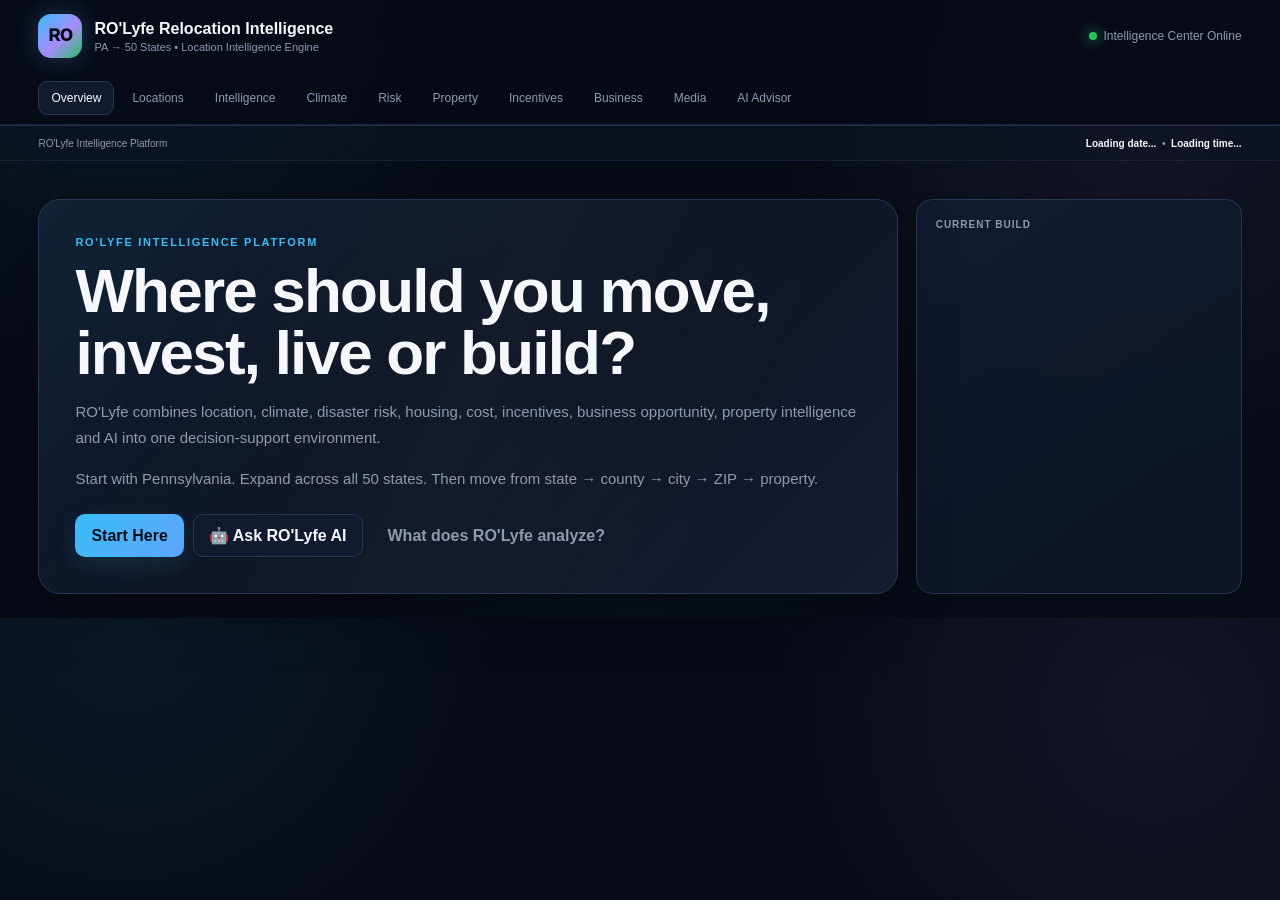
<file: index.html index.backup-before-ui-upgrade.html>
<!DOCTYPE html>
<html lang="en">
<head>
<meta charset="UTF-8">
<meta name="viewport" content="width=device-width, initial-scale=1.0">

<title>RO'Lyfe Relocation Intelligence Center™</title>

<meta name="description"
content="RO'Lyfe Relocation Intelligence Center — location, climate, risk, housing, incentives, business, property and opportunity intelligence. PA → 50 States.">

<link rel="stylesheet" href="./assets/css/rolyfe-ui.css">

<style>
/* =========================================================
   ROOT PAGE — PHASE 1 INTEGRATION LAYER
   ========================================================= */

:root{
    --ro-bg:#070b16;
    --ro-panel:#0d1424;
    --ro-panel-2:#111b30;
    --ro-border:#263653;
    --ro-text:#f5f7fb;
    --ro-muted:#8e9ab0;
    --ro-cyan:#38bdf8;
    --ro-purple:#a78bfa;
    --ro-green:#22c55e;
    --ro-amber:#f59e0b;
    --ro-red:#ef4444;
}

*{
    box-sizing:border-box;
}

html{
    scroll-behavior:smooth;
}

body{
    margin:0;
    background:
        radial-gradient(circle at 10% 0%,rgba(56,189,248,.08),transparent 28%),
        radial-gradient(circle at 90% 15%,rgba(167,139,250,.08),transparent 30%),
        radial-gradient(circle at 50% 100%,rgba(34,197,94,.035),transparent 30%),
        var(--ro-bg);
    color:var(--ro-text);
    font-family:Inter,Arial,Helvetica,sans-serif;
}

button,
input,
select{
    font:inherit;
}

button{
    cursor:pointer;
}

a{
    color:inherit;
    text-decoration:none;
}

button:focus-visible,
a:focus-visible,
input:focus-visible,
select:focus-visible{
    outline:2px solid var(--ro-cyan);
    outline-offset:2px;
}

.ro-container{
    width:min(1400px,94%);
    margin:auto;
}

/* =========================================================
   HEADER
   ========================================================= */

.ro-header{
    position:sticky;
    top:0;
    z-index:1000;
    backdrop-filter:blur(18px);
    background:rgba(7,11,22,.88);
    border-bottom:1px solid rgba(38,54,83,.85);
}

.ro-header-inner{
    min-height:72px;
    display:flex;
    align-items:center;
    justify-content:space-between;
    gap:20px;
}

.ro-brand{
    display:flex;
    align-items:center;
    gap:12px;
}

.ro-logo{
    width:44px;
    height:44px;
    border-radius:13px;
    display:grid;
    place-items:center;
    background:
        linear-gradient(135deg,
            var(--ro-cyan),
            var(--ro-purple) 55%,
            var(--ro-green));
    color:#050914;
    font-weight:950;
    box-shadow:
        0 0 25px rgba(56,189,248,.18),
        0 0 35px rgba(167,139,250,.12);
}

.ro-brand-title{
    font-size:16px;
    font-weight:850;
}

.ro-brand-sub{
    margin-top:3px;
    color:var(--ro-muted);
    font-size:11px;
}

.ro-header-right{
    display:flex;
    align-items:center;
    gap:12px;
}

.ro-status{
    display:flex;
    align-items:center;
    gap:7px;
    color:var(--ro-muted);
    font-size:12px;
}

.ro-status-dot{
    width:8px;
    height:8px;
    border-radius:50%;
    background:var(--ro-green);
    box-shadow:0 0 13px var(--ro-green);
}

/* =========================================================
   NAV
   ========================================================= */

.ro-nav{
    border-bottom:1px solid rgba(38,54,83,.65);
    overflow-x:auto;
}

.ro-nav-inner{
    display:flex;
    gap:5px;
    padding:9px 0;
    min-width:max-content;
}

.ro-nav-btn{
    border:1px solid transparent;
    background:transparent;
    color:var(--ro-muted);
    padding:9px 12px;
    border-radius:9px;
    font-size:12px;
    transition:.2s ease;
}

.ro-nav-btn:hover,
.ro-nav-btn.active{
    color:var(--ro-text);
    background:var(--ro-panel-2);
    border-color:var(--ro-border);
}

/* =========================================================
   TIME BAR
   ========================================================= */

.ro-timebar{
    border-bottom:1px solid rgba(38,54,83,.45);
    background:rgba(13,20,36,.52);
}

.ro-timebar-inner{
    min-height:34px;
    display:flex;
    justify-content:space-between;
    align-items:center;
    gap:15px;
    color:var(--ro-muted);
    font-size:10px;
}

.ro-timebar strong{
    color:var(--ro-text);
}

/* =========================================================
   HERO
   ========================================================= */

.ro-hero{
    padding:38px 0 24px;
}

.ro-hero-grid{
    display:grid;
    grid-template-columns:minmax(0,1.45fr) minmax(280px,.55fr);
    gap:18px;
}

.ro-hero-main{
    position:relative;
    overflow:hidden;
    padding:36px;
    border:1px solid var(--ro-border);
    border-radius:22px;
    background:
        linear-gradient(135deg,
            rgba(56,189,248,.085),
            transparent 42%),
        linear-gradient(315deg,
            rgba(167,139,250,.065),
            transparent 45%),
        var(--ro-panel);
    box-shadow:0 18px 55px rgba(0,0,0,.3);
}

.ro-hero-main::after{
    content:"";
    position:absolute;
    inset:-1px;
    pointer-events:none;
    border-radius:22px;
    background:
        linear-gradient(115deg,
            transparent 20%,
            rgba(255,255,255,.045) 50%,
            transparent 80%);
    opacity:.6;
}

.ro-eyebrow{
    position:relative;
    z-index:1;
    color:var(--ro-cyan);
    font-size:11px;
    font-weight:900;
    letter-spacing:1.7px;
    text-transform:uppercase;
}

.ro-hero h1{
    position:relative;
    z-index:1;
    max-width:850px;
    margin:12px 0 15px;
    font-size:clamp(34px,5.5vw,62px);
    line-height:1;
    letter-spacing:-1.8px;
}

.ro-hero-copy{
    position:relative;
    z-index:1;
    max-width:820px;
    color:var(--ro-muted);
    line-height:1.72;
    font-size:15px;
}

.ro-hero-actions{
    position:relative;
    z-index:2;
    display:flex;
    flex-wrap:wrap;
    gap:9px;
    margin-top:23px;
}

.ro-primary,
.ro-secondary,
.ro-ghost{
    border-radius:10px;
    padding:11px 15px;
    transition:.2s ease;
}

.ro-primary{
    border:1px solid rgba(56,189,248,.35);
    background:linear-gradient(135deg,var(--ro-cyan),#60a5fa);
    color:#03101b;
    font-weight:850;
    box-shadow:0 8px 25px rgba(56,189,248,.13);
}

.ro-secondary{
    border:1px solid var(--ro-border);
    background:var(--ro-panel-2);
    color:var(--ro-text);
    font-weight:750;
}

.ro-ghost{
    border:1px solid transparent;
    background:transparent;
    color:var(--ro-muted);
    font-weight:700;
}

.ro-primary:hover,
.ro-secondary:hover,
.ro-ghost:hover{
    transform:translateY(-1px);
}

/* =========================================================
   HERO SIDE
   ========================================================= */

.ro-stat-stack{
    display:grid;
    gap:10px;
}

.ro-stat{
    border:1px solid var(--ro-border);
    border-radius:16px;
    padding:19px;
    background:
        linear-gradient(145deg,
            rgba(17,27,48,.94),
            rgba(13,20,36,.96));
}

.ro-stat-label{
    color:var(--ro-muted);
    font-size:10px;
    letter-spacing:1px;
    font-weight:800;
}

.ro-stat-value{
    margin-top:7px;
    font-size:28px;
    font-weight:950;
}

.ro-stat-note{
    margin-top:4px;
    color:var(--ro-muted);
    font-size:10px;
}

/* =========================================================
   START HERE
   ========================================================= */

.ro-start{
    padding:18px 0 8px;
}

.ro-section-head{
    display:flex;
    align-items:end;
    justify-content:space-between;
    gap:15px;
    margin-bottom:14px;
}

.ro-section-head h2{
    margin:0;
    font-size:23px;
    letter-spacing:-.4px;
}

.ro-section-head p{
    margin:5px 0 0;
    color:var(--ro-muted);
    font-size:12px;
    line-height:1.5;
}

.ro-start-grid{
    display:grid;
    grid-template-columns:repeat(6,1fr);
    gap:8px;
}

.ro-start-step{
    position:relative;
    min-height:120px;
    padding:14px 10px;
    border:1px solid var(--ro-border);
    border-radius:13px;
    background:var(--ro-panel);
}

.ro-start-number{
    width:26px;
    height:26px;
    display:grid;
    place-items:center;
    border-radius:50%;
    margin-bottom:10px;
    background:var(--ro-panel-2);
    color:var(--ro-cyan);
    font-size:11px;
    font-weight:900;
}

.ro-start-step strong{
    display:block;
    font-size:12px;
}

.ro-start-step span{
    display:block;
    margin-top:5px;
    color:var(--ro-muted);
    font-size:10px;
    line-height:1.45;
}

/* =========================================================
   SEARCH / WORKSPACE
   ========================================================= */

.ro-workspace{
    margin-top:18px;
    padding:18px;
    border:1px solid var(--ro-border);
    border-radius:18px;
    background:
        linear-gradient(135deg,
            rgba(56,189,248,.035),
            transparent),
        var(--ro-panel);
}

.ro-workspace-top{
    display:flex;
    justify-content:space-between;
    align-items:end;
    gap:15px;
    margin-bottom:13px;
}

.ro-workspace-top h2{
    margin:0;
    font-size:21px;
}

.ro-workspace-top p{
    margin:5px 0 0;
    color:var(--ro-muted);
    font-size:12px;
}

.ro-search-grid{
    display:grid;
    grid-template-columns:2fr 1fr 1fr auto;
    gap:8px;
}

.ro-input,
.ro-select{
    width:100%;
    min-height:43px;
    border:1px solid var(--ro-border);
    border-radius:9px;
    background:#080e1b;
    color:var(--ro-text);
    padding:10px 11px;
    outline:none;
}

.ro-input:focus,
.ro-select:focus{
    border-color:var(--ro-cyan);
    box-shadow:0 0 0 3px rgba(56,189,248,.07);
}

.ro-search-result{
    min-height:20px;
    margin-top:9px;
    color:var(--ro-muted);
    font-size:11px;
    line-height:1.5;
}

/* =========================================================
   INTELLIGENCE OVERVIEW
   ========================================================= */

.ro-section{
    padding:25px 0;
}

.ro-intelligence-grid{
    display:grid;
    grid-template-columns:repeat(3,1fr);
    gap:11px;
}

.ro-intelligence-card{
    position:relative;
    padding:18px;
    border:1px solid var(--ro-border);
    border-radius:15px;
    background:linear-gradient(145deg,var(--ro-panel-2),var(--ro-panel));
    overflow:hidden;
}

.ro-intelligence-card::before{
    content:"";
    position:absolute;
    top:0;
    left:0;
    right:0;
    height:1px;
    background:linear-gradient(
        90deg,
        transparent,
        rgba(56,189,248,.5),
        rgba(167,139,250,.4),
        transparent
    );
    opacity:.7;
}

.ro-intelligence-icon{
    font-size:23px;
}

.ro-intelligence-card h3{
    margin:9px 0 7px;
    font-size:16px;
}

.ro-intelligence-card p{
    margin:0;
    color:var(--ro-muted);
    font-size:12px;
    line-height:1.6;
}

.ro-learn{
    margin-top:12px;
    border:1px solid var(--ro-border);
    background:rgba(255,255,255,.02);
    color:var(--ro-cyan);
    border-radius:8px;
    padding:7px 9px;
    font-size:10px;
    font-weight:800;
}

/* =========================================================
   LOCATION CARDS
   ========================================================= */

.ro-card-grid{
    display:grid;
    grid-template-columns:repeat(3,1fr);
    gap:11px;
}

.ro-card{
    padding:18px;
    border:1px solid var(--ro-border);
    border-radius:15px;
    background:var(--ro-panel);
}

.ro-card-icon{
    font-size:23px;
    margin-bottom:8px;
}

.ro-card h3{
    margin:0 0 7px;
    font-size:16px;
}

.ro-card p{
    margin:0;
    color:var(--ro-muted);
    font-size:12px;
    line-height:1.6;
}

.ro-card button{
    margin-top:11px;
}

/* =========================================================
   ACCORDION RESULTS
   ========================================================= */

.ro-accordion{
    border:1px solid var(--ro-border);
    border-radius:14px;
    overflow:hidden;
    background:var(--ro-panel);
}

.ro-accordion + .ro-accordion{
    margin-top:8px;
}

.ro-accordion summary{
    list-style:none;
    cursor:pointer;
    padding:15px 17px;
    display:flex;
    justify-content:space-between;
    align-items:center;
    gap:10px;
    font-weight:800;
    font-size:13px;
}

.ro-accordion summary::-webkit-details-marker{
    display:none;
}

.ro-accordion summary::after{
    content:"+";
    color:var(--ro-cyan);
    font-size:17px;
}

.ro-accordion[open] summary::after{
    content:"−";
}

.ro-accordion-content{
    padding:0 17px 17px;
    color:var(--ro-muted);
    font-size:12px;
    line-height:1.65;
}

/* =========================================================
   RISK GRID
   ========================================================= */

.ro-risk-grid{
    display:grid;
    grid-template-columns:repeat(4,1fr);
    gap:9px;
}

.ro-risk{
    padding:14px;
    border:1px solid var(--ro-border);
    border-radius:13px;
    background:var(--ro-panel);
}

.ro-risk-top{
    display:flex;
    align-items:center;
    justify-content:space-between;
    gap:7px;
}

.ro-risk-name{
    font-size:12px;
    font-weight:850;
}

.ro-badge{
    padding:4px 6px;
    border-radius:5px;
    font-size:9px;
    font-weight:900;
}

.ro-info{
    color:var(--ro-cyan);
    background:rgba(56,189,248,.1);
}

.ro-warn{
    color:var(--ro-amber);
    background:rgba(245,158,11,.1);
}

.ro-risk p{
    margin:8px 0 0;
    color:var(--ro-muted);
    font-size:10px;
    line-height:1.5;
}

/* =========================================================
   PROPERTY / FINANCE
   ========================================================= */

.ro-finance-grid{
    display:grid;
    grid-template-columns:1fr 1fr;
    gap:12px;
}

.ro-finance-card{
    padding:19px;
    border:1px solid var(--ro-border);
    border-radius:16px;
    background:
        linear-gradient(135deg,
            rgba(167,139,250,.055),
            transparent),
        var(--ro-panel);
}

.ro-finance-card h3{
    margin:0 0 7px;
}

.ro-finance-card p{
    color:var(--ro-muted);
    font-size:12px;
    line-height:1.6;
}

/* =========================================================
   3-TIER OFFER
   ========================================================= */

.ro-offer-grid{
    display:grid;
    grid-template-columns:repeat(3,1fr);
    gap:9px;
    margin-top:13px;
}

.ro-offer{
    padding:16px;
    border:1px solid var(--ro-border);
    border-radius:13px;
    background:var(--ro-panel);
}

.ro-offer h4{
    margin:0;
    font-size:13px;
}

.ro-offer-rate{
    margin-top:9px;
    font-size:24px;
    font-weight:950;
}

.ro-offer p{
    margin:5px 0 0;
    color:var(--ro-muted);
    font-size:10px;
    line-height:1.5;
}

/* =========================================================
   INCENTIVES
   ========================================================= */

.ro-incentive-grid{
    display:grid;
    grid-template-columns:repeat(3,1fr);
    gap:10px;
}

.ro-incentive{
    padding:17px;
    border:1px solid var(--ro-border);
    border-radius:14px;
    background:var(--ro-panel);
}

.ro-incentive-top{
    display:flex;
    align-items:center;
    justify-content:space-between;
    gap:8px;
}

.ro-incentive h3{
    margin:0;
    font-size:14px;
}

.ro-incentive p{
    color:var(--ro-muted);
    font-size:11px;
    line-height:1.55;
}

/* =========================================================
   MEDIA
   ========================================================= */

.ro-media-grid{
    display:grid;
    grid-template-columns:repeat(3,1fr);
    gap:10px;
}

.ro-media-card{
    min-height:205px;
    overflow:hidden;
    border:1px solid var(--ro-border);
    border-radius:15px;
    background:var(--ro-panel);
}

.ro-media-top{
    padding:17px;
}

.ro-media-top h3{
    margin:0;
    font-size:14px;
}

.ro-media-top p{
    color:var(--ro-muted);
    font-size:11px;
    line-height:1.5;
}

.ro-media-screen{
    min-height:105px;
    display:grid;
    place-items:center;
    text-align:center;
    padding:15px;
    border-top:1px solid var(--ro-border);
    background:
        radial-gradient(circle,
            rgba(56,189,248,.12),
            transparent 58%),
        #080e1b;
    color:var(--ro-muted);
    font-size:11px;
}

.ro-media-btn{
    display:inline-block;
    margin-top:8px;
    padding:8px 10px;
    border:1px solid var(--ro-border);
    border-radius:8px;
    background:var(--ro-panel-2);
    color:var(--ro-text);
    font-size:10px;
    font-weight:800;
}

/* =========================================================
   AI PANEL
   ========================================================= */

.ro-ai-panel{
    padding:21px;
    border:1px solid var(--ro-border);
    border-radius:18px;
    background:
        linear-gradient(135deg,
            rgba(167,139,250,.085),
            transparent 50%),
        var(--ro-panel);
}

.ro-ai-grid{
    display:grid;
    grid-template-columns:1fr 1fr;
    gap:14px;
}

.ro-ai-panel h3{
    margin-top:0;
}

.ro-preferences{
    display:grid;
    grid-template-columns:1fr 1fr;
    gap:7px;
    margin-top:13px;
}

.ro-preference{
    display:flex;
    align-items:center;
    gap:7px;
    color:var(--ro-muted);
    font-size:11px;
}

.ro-preference input{
    width:auto;
    accent-color:var(--ro-cyan);
}

.ro-ai-output{
    min-height:210px;
    padding:17px;
    border:1px solid var(--ro-border);
    border-radius:12px;
    background:#080e1b;
    color:var(--ro-muted);
    font-size:12px;
    line-height:1.65;
}

/* =========================================================
   PIPELINE
   ========================================================= */

.ro-pipeline{
    display:grid;
    grid-template-columns:repeat(6,1fr);
    gap:7px;
}

.ro-pipeline-step{
    padding:14px 7px;
    text-align:center;
    border:1px solid var(--ro-border);
    border-radius:11px;
    background:var(--ro-panel);
}

.ro-pipeline-number{
    width:27px;
    height:27px;
    margin:0 auto 7px;
    display:grid;
    place-items:center;
    border-radius:50%;
    background:var(--ro-panel-2);
    color:var(--ro-cyan);
    font-size:10px;
    font-weight:950;
}

.ro-pipeline-step strong{
    font-size:10px;
}

.ro-pipeline-step small{
    display:block;
    margin-top:4px;
    color:var(--ro-muted);
    font-size:9px;
}

/* =========================================================
   ECOSYSTEM
   ========================================================= */

.ro-ecosystem{
    display:grid;
    grid-template-columns:repeat(3,1fr);
    gap:9px;
}

.ro-eco{
    padding:15px;
    border:1px solid var(--ro-border);
    border-radius:13px;
    background:var(--ro-panel);
}

.ro-eco h3{
    margin:0 0 5px;
    font-size:13px;
}

.ro-eco p{
    margin:0;
    color:var(--ro-muted);
    font-size:10px;
    line-height:1.5;
}

.ro-eco a{
    display:inline-block;
    margin-top:9px;
    color:var(--ro-cyan);
    font-size:10px;
    font-weight:800;
}

/* =========================================================
   FLOATING RAIL
   ========================================================= */

.ro-utility-rail{
    position:fixed;
    right:15px;
    bottom:18px;
    z-index:1200;
    display:flex;
    flex-direction:column;
    gap:7px;
}

.ro-tool-btn{
    width:45px;
    height:45px;
    display:grid;
    place-items:center;
    border:1px solid rgba(56,189,248,.2);
    border-radius:13px;
    background:rgba(13,20,36,.93);
    backdrop-filter:blur(14px);
    color:var(--ro-text);
    box-shadow:0 10px 30px rgba(0,0,0,.25);
    font-size:18px;
}

.ro-tool-btn:hover{
    border-color:var(--ro-cyan);
    transform:translateY(-1px);
}

/* =========================================================
   AI FLOATING BUTTON
   ========================================================= */

.ro-ai-orb{
    position:fixed;
    right:15px;
    bottom:80px;
    z-index:1190;
    width:57px;
    height:57px;
    display:grid;
    place-items:center;
    border:1px solid rgba(167,139,250,.55);
    border-radius:50%;
    background:
        radial-gradient(circle at 35% 30%,
            rgba(255,255,255,.22),
            transparent 20%),
        linear-gradient(135deg,
            rgba(56,189,248,.95),
            rgba(167,139,250,.95));
    color:#050914;
    font-size:24px;
    box-shadow:
        0 0 25px rgba(56,189,248,.22),
        0 0 35px rgba(167,139,250,.16);
    transition:.25s ease;
}

.ro-ai-orb:hover{
    transform:scale(1.04);
}

/* =========================================================
   WELCOME PANEL
   ========================================================= */

.ro-ai-welcome{
    position:fixed;
    right:84px;
    bottom:78px;
    z-index:1180;
    width:min(340px,calc(100vw - 30px));
    padding:17px;
    border:1px solid rgba(167,139,250,.35);
    border-radius:17px;
    background:
        linear-gradient(135deg,
            rgba(167,139,250,.11),
            rgba(56,189,248,.045)),
        rgba(13,20,36,.97);
    backdrop-filter:blur(18px);
    box-shadow:0 20px 55px rgba(0,0,0,.4);
}

.ro-ai-welcome.hidden{
    display:none;
}

.ro-ai-welcome-head{
    display:flex;
    align-items:center;
    gap:10px;
}

.ro-ai-avatar{
    width:39px;
    height:39px;
    display:grid;
    place-items:center;
    border-radius:12px;
    background:linear-gradient(135deg,var(--ro-cyan),var(--ro-purple));
    color:#050914;
    font-weight:950;
}

.ro-ai-welcome h3{
    margin:0;
    font-size:14px;
}

.ro-ai-welcome p{
    margin:12px 0;
    color:var(--ro-muted);
    font-size:11px;
    line-height:1.6;
}

/* =========================================================
   MODAL
   ========================================================= */

.ro-modal{
    position:fixed;
    inset:0;
    z-index:2000;
    display:none;
    align-items:center;
    justify-content:center;
    padding:18px;
    background:rgba(0,0,0,.7);
    backdrop-filter:blur(7px);
}

.ro-modal.open{
    display:flex;
}

.ro-modal-card{
    width:min(680px,100%);
    max-height:88vh;
    overflow:auto;
    border:1px solid var(--ro-border);
    border-radius:18px;
    background:
        linear-gradient(145deg,
            rgba(17,27,48,.98),
            rgba(7,11,22,.99));
    box-shadow:0 30px 90px rgba(0,0,0,.55);
}

.ro-modal-head{
    display:flex;
    align-items:center;
    justify-content:space-between;
    gap:10px;
    padding:17px 18px;
    border-bottom:1px solid var(--ro-border);
}

.ro-modal-head h3{
    margin:0;
    font-size:16px;
}

.ro-close{
    width:32px;
    height:32px;
    border:1px solid var(--ro-border);
    border-radius:8px;
    background:var(--ro-panel);
    color:var(--ro-text);
}

.ro-modal-body{
    padding:18px;
    color:var(--ro-muted);
    font-size:12px;
    line-height:1.7;
}

.ro-modal-body h4{
    color:var(--ro-text);
    margin:15px 0 6px;
}

.ro-modal-body h4:first-child{
    margin-top:0;
}

/* =========================================================
   STANDARD CALCULATOR
   ========================================================= */

.ro-calc-grid{
    display:grid;
    grid-template-columns:1fr 1fr;
    gap:9px;
}

.ro-calc-grid label{
    color:var(--ro-muted);
    font-size:10px;
}

.ro-calc-grid input{
    margin-top:4px;
}

.ro-calc-result{
    margin-top:13px;
    padding:14px;
    border:1px solid var(--ro-border);
    border-radius:11px;
    background:#080e1b;
    color:var(--ro-text);
}

/* =========================================================
   CALENDAR
   ========================================================= */

.ro-calendar{
    display:grid;
    gap:8px;
}

.ro-calendar-row{
    display:grid;
    grid-template-columns:repeat(7,1fr);
    gap:4px;
}

.ro-calendar-cell{
    min-height:35px;
    display:grid;
    place-items:center;
    border:1px solid rgba(38,54,83,.65);
    border-radius:6px;
    background:#080e1b;
    color:var(--ro-muted);
    font-size:10px;
}

.ro-calendar-cell.today{
    border-color:var(--ro-cyan);
    color:var(--ro-text);
}

/* =========================================================
   QUALIFICATION
   ========================================================= */

.ro-checklist{
    display:grid;
    gap:7px;
}

.ro-check{
    display:flex;
    align-items:flex-start;
    gap:8px;
    padding:10px;
    border:1px solid var(--ro-border);
    border-radius:9px;
    background:#080e1b;
    color:var(--ro-muted);
    font-size:11px;
}

.ro-check input{
    width:auto;
    margin-top:2px;
    accent-color:var(--ro-green);
}

/* =========================================================
   FOOTER
   ========================================================= */

.ro-footer{
    margin-top:35px;
    padding:32px 0;
    border-top:1px solid var(--ro-border);
}

.ro-footer-grid{
    display:flex;
    justify-content:space-between;
    gap:30px;
    flex-wrap:wrap;
}

.ro-footer-note{
    max-width:680px;
    color:var(--ro-muted);
    font-size:10px;
    line-height:1.7;
}

/* =========================================================
   RESPONSIVE
   ========================================================= */

@media(max-width:1100px){

    .ro-start-grid{
        grid-template-columns:repeat(3,1fr);
    }

    .ro-risk-grid{
        grid-template-columns:repeat(2,1fr);
    }

    .ro-pipeline{
        grid-template-columns:repeat(3,1fr);
    }

    .ro-search-grid{
        grid-template-columns:1fr 1fr;
    }
}

@media(max-width:800px){

    .ro-hero-grid{
        grid-template-columns:1fr;
    }

    .ro-intelligence-grid,
    .ro-card-grid,
    .ro-incentive-grid,
    .ro-media-grid,
    .ro-ecosystem{
        grid-template-columns:1fr 1fr;
    }

    .ro-finance-grid,
    .ro-ai-grid{
        grid-template-columns:1fr;
    }

    .ro-offer-grid{
        grid-template-columns:1fr;
    }
}

@media(max-width:600px){

    .ro-container{
        width:94%;
    }

    .ro-header-right{
        display:none;
    }

    .ro-hero{
        padding-top:22px;
    }

    .ro-hero-main{
        padding:23px;
    }

    .ro-hero h1{
        font-size:35px;
        letter-spacing:-1px;
    }

    .ro-hero-copy{
        font-size:13px;
    }

    .ro-start-grid,
    .ro-intelligence-grid,
    .ro-card-grid,
    .ro-risk-grid,
    .ro-incentive-grid,
    .ro-media-grid,
    .ro-ecosystem{
        grid-template-columns:1fr;
    }

    .ro-search-grid{
        grid-template-columns:1fr;
    }

    .ro-pipeline{
        grid-template-columns:repeat(2,1fr);
    }

    .ro-preferences{
        grid-template-columns:1fr;
    }

    .ro-timebar-inner{
        justify-content:center;
    }

    .ro-timebar-inner span:first-child{
        display:none;
    }

    .ro-ai-welcome{
        right:15px;
        bottom:145px;
    }

    .ro-utility-rail{
        right:10px;
        bottom:10px;
        flex-direction:row;
    }

    .ro-tool-btn{
        width:41px;
        height:41px;
    }

    .ro-ai-orb{
        right:13px;
        bottom:67px;
    }
}
</style>
</head>

<body>

<!-- =========================================================
     HEADER
     ========================================================= -->

<header class="ro-header">

    <div class="ro-container ro-header-inner">

        <div class="ro-brand">

            <div class="ro-logo">RO</div>

            <div>
                <div class="ro-brand-title">
                    RO'Lyfe Relocation Intelligence
                </div>

                <div class="ro-brand-sub">
                    PA → 50 States • Location Intelligence Engine
                </div>
            </div>

        </div>

        <div class="ro-header-right">

            <div class="ro-status">
                <span class="ro-status-dot"></span>
                Intelligence Center Online
            </div>

        </div>

    </div>

    <nav class="ro-nav">

        <div class="ro-container ro-nav-inner">

            <button class="ro-nav-btn active"
                    onclick="ROlyfeUI.scrollTo('overview')">
                Overview
            </button>

            <button class="ro-nav-btn"
                    onclick="ROlyfeUI.scrollTo('locations')">
                Locations
            </button>

            <button class="ro-nav-btn"
                    onclick="ROlyfeUI.scrollTo('intelligence')">
                Intelligence
            </button>

            <button class="ro-nav-btn"
                    onclick="ROlyfeUI.scrollTo('climate')">
                Climate
            </button>

            <button class="ro-nav-btn"
                    onclick="ROlyfeUI.scrollTo('risk')">
                Risk
            </button>

            <button class="ro-nav-btn"
                    onclick="ROlyfeUI.scrollTo('housing')">
                Property
            </button>

            <button class="ro-nav-btn"
                    onclick="ROlyfeUI.scrollTo('incentives')">
                Incentives
            </button>

            <button class="ro-nav-btn"
                    onclick="ROlyfeUI.scrollTo('business')">
                Business
            </button>

            <button class="ro-nav-btn"
                    onclick="ROlyfeUI.scrollTo('media')">
                Media
            </button>

            <button class="ro-nav-btn"
                    onclick="ROlyfeUI.openAI()">
                AI Advisor
            </button>

        </div>

    </nav>

</header>


<!-- =========================================================
     TIME / STATUS
     ========================================================= -->

<div class="ro-timebar">

    <div class="ro-container ro-timebar-inner">

        <span>
            RO'Lyfe Intelligence Platform
        </span>

        <span>
            <strong id="roDate">Loading date...</strong>
            &nbsp;•&nbsp;
            <strong id="roTime">Loading time...</strong>
        </span>

    </div>

</div>


<main>

<!-- =========================================================
     HERO
     ========================================================= -->

<section id="overview" class="ro-hero">

    <div class="ro-container ro-hero-grid">

        <div class="ro-hero-main">

            <div class="ro-eyebrow">
                RO'Lyfe Intelligence Platform
            </div>

            <h1>
                Where should you move,
                invest, live or build?
            </h1>

            <p class="ro-hero-copy">
                RO'Lyfe combines location, climate, disaster risk,
                housing, cost, incentives, business opportunity,
                property intelligence and AI into one
                decision-support environment.
            </p>

            <p class="ro-hero-copy">
                Start with Pennsylvania. Expand across all 50 states.
                Then move from state → county → city → ZIP →
                property.
            </p>

            <div class="ro-hero-actions">

                <button class="ro-primary"
                        onclick="ROlyfeUI.focusWorkspace()">
                    Start Here
                </button>

                <button class="ro-secondary"
                        onclick="ROlyfeUI.openAI()">
                    🤖 Ask RO'Lyfe AI
                </button>

                <button class="ro-ghost"
                        onclick="ROlyfeUI.openModal('platform')">
                    What does RO'Lyfe analyze?
                </button>

            </div>

        </div>


        <div class="ro-stat-stack">

            <div class="ro-stat">

                <div class="ro-stat-label">
                    CURRENT BUILD
                </div>

                <div class="ro-stat-value">
</file>
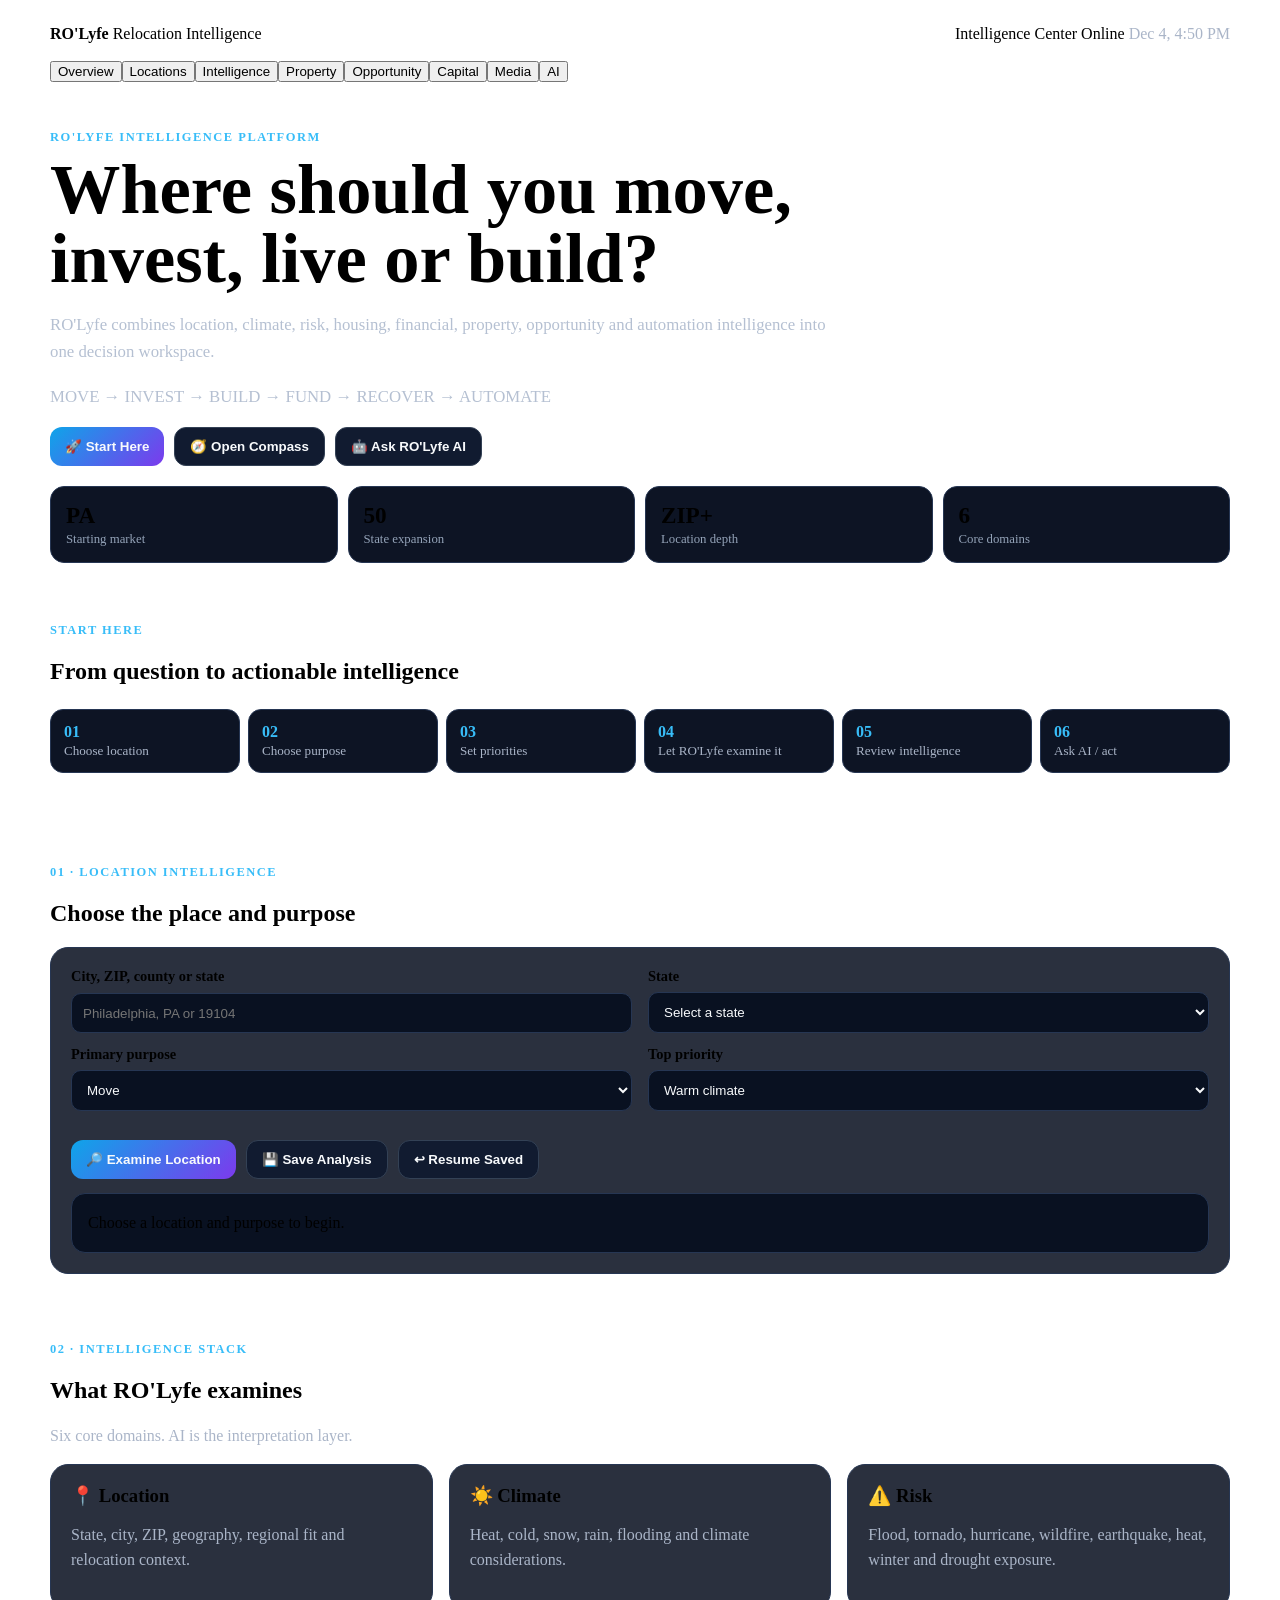
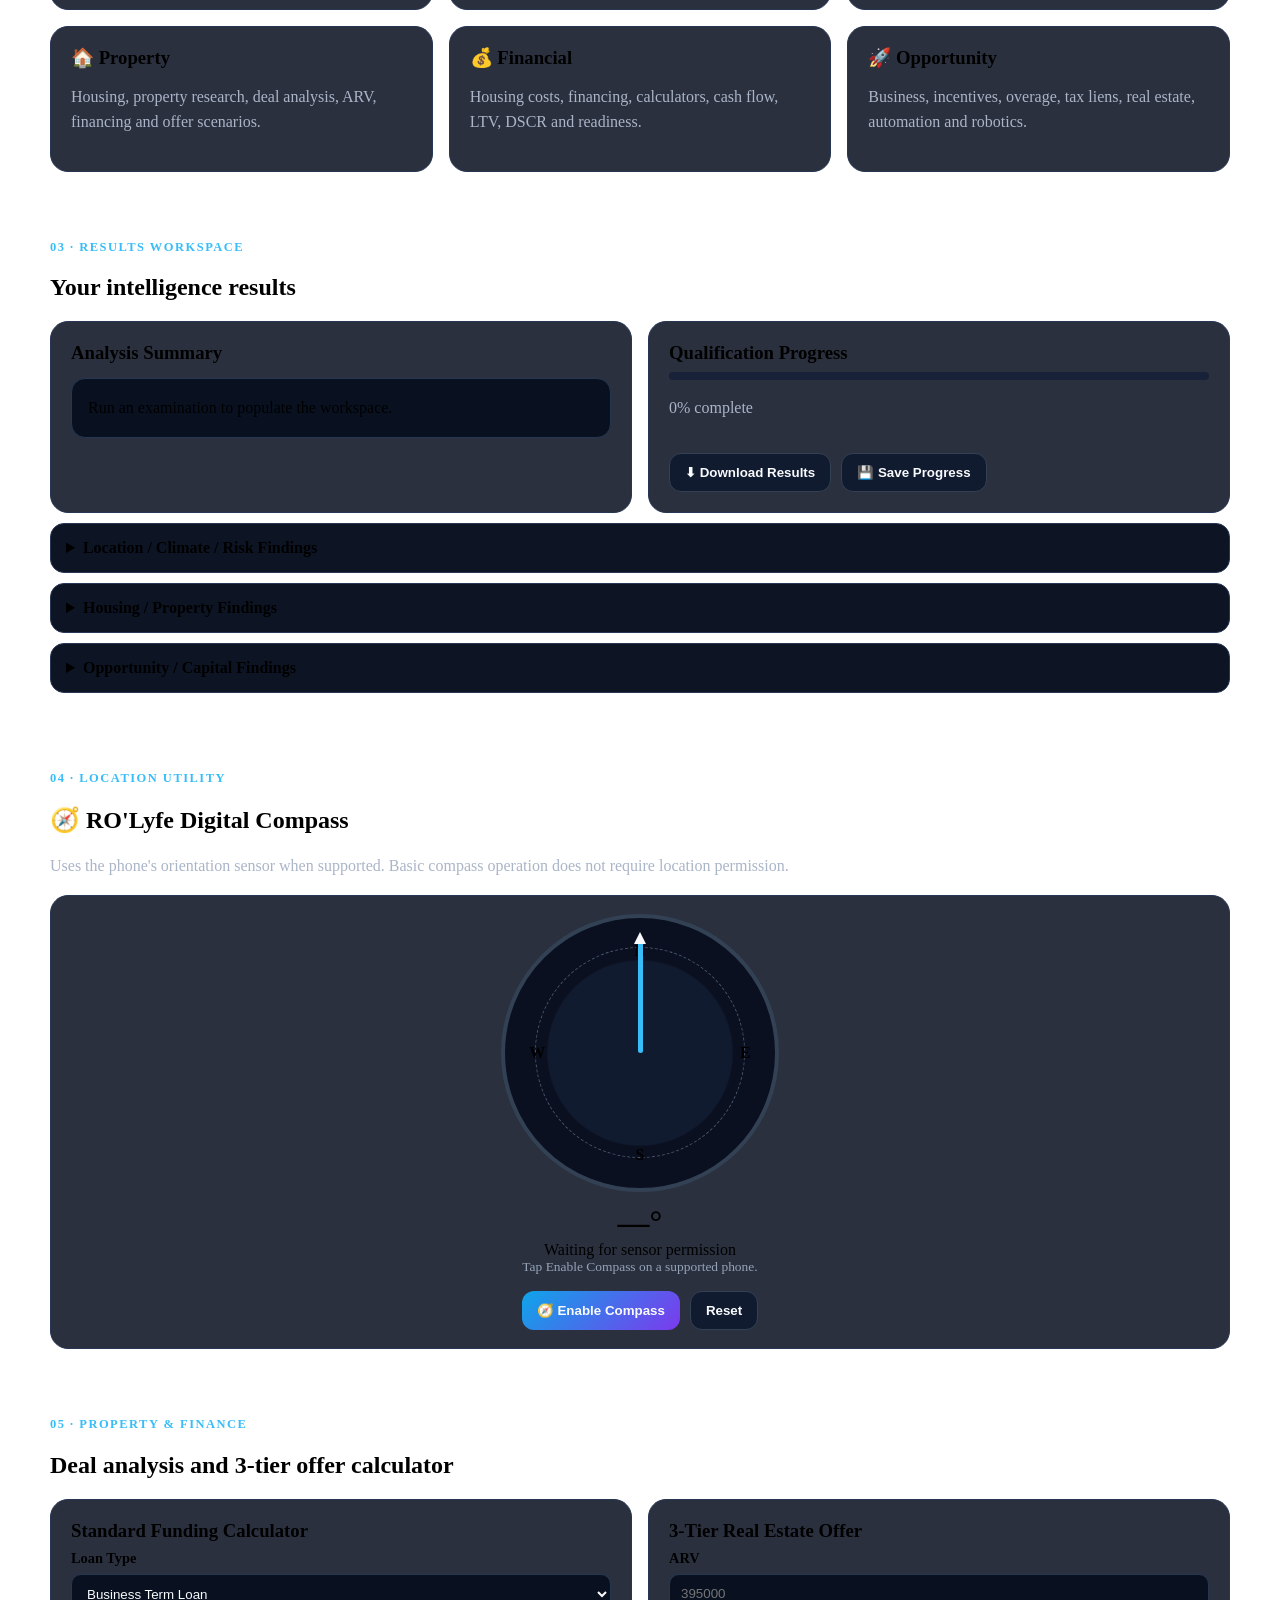
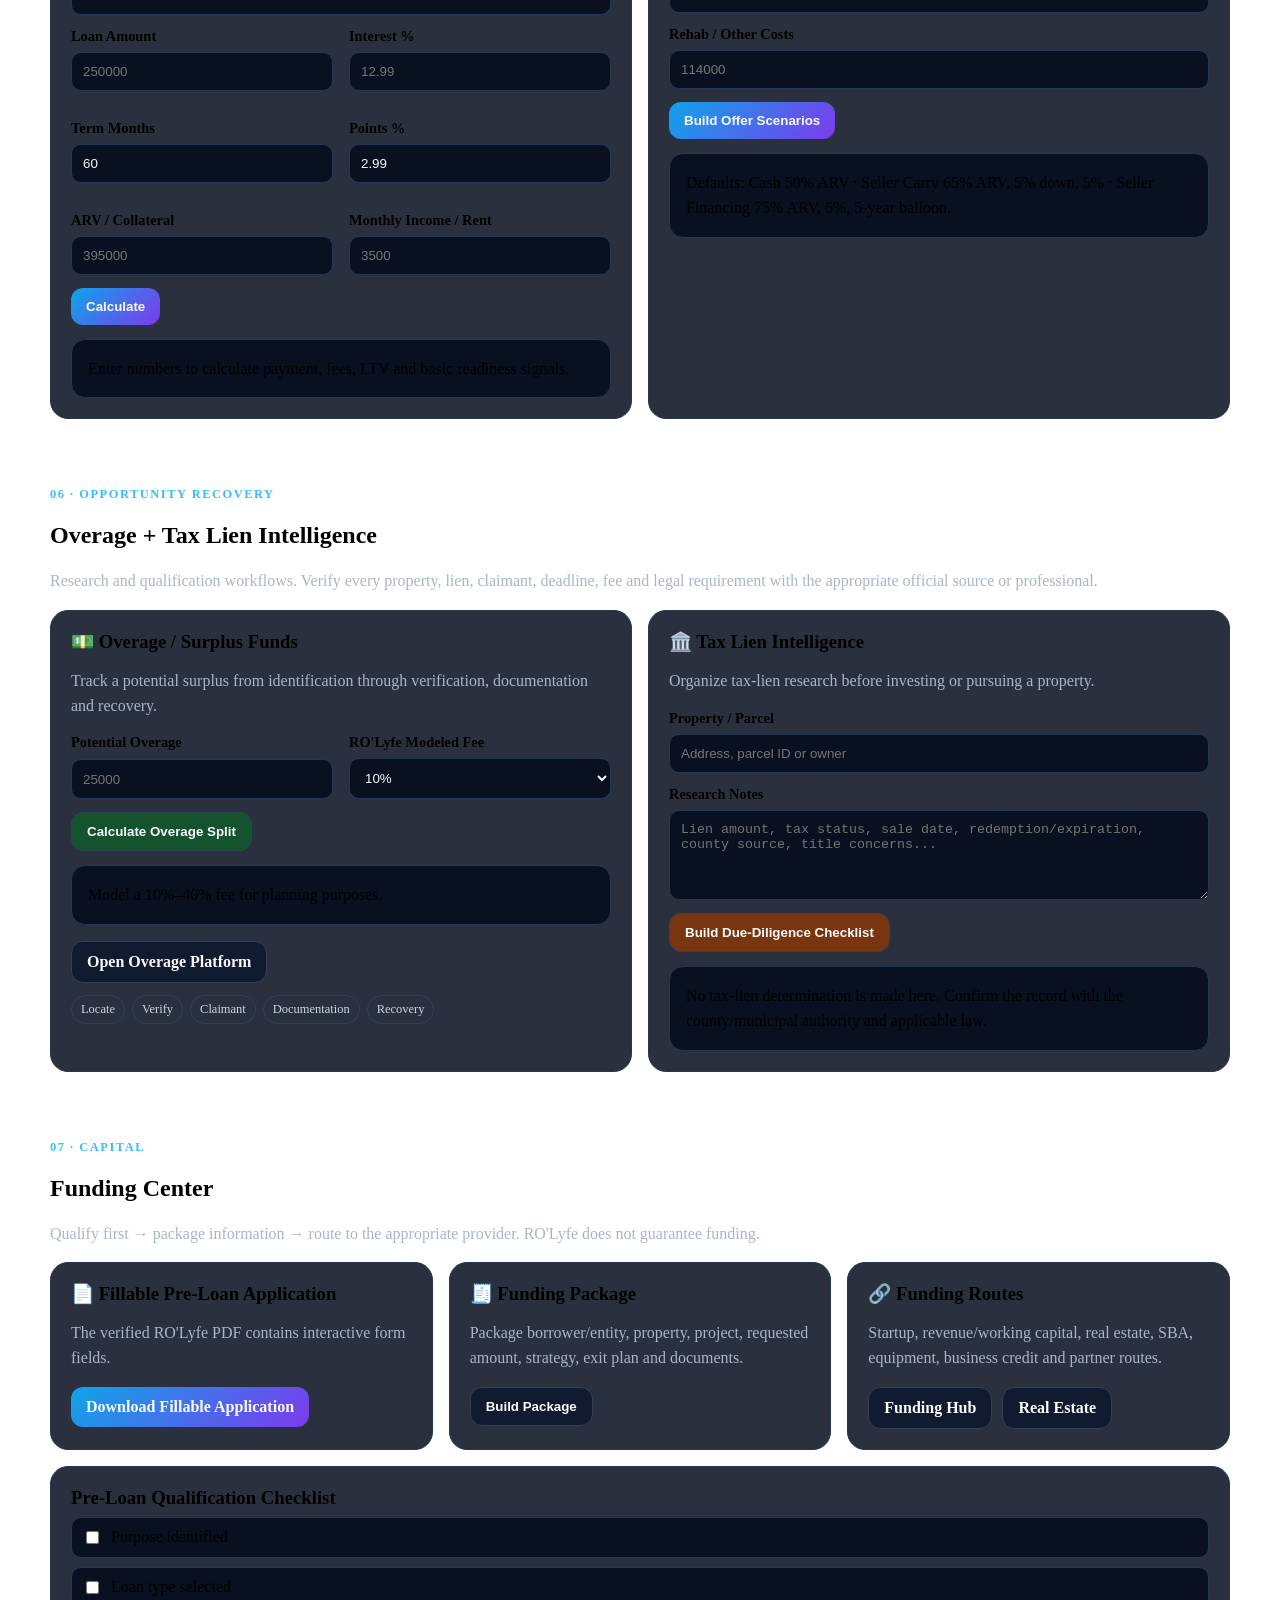
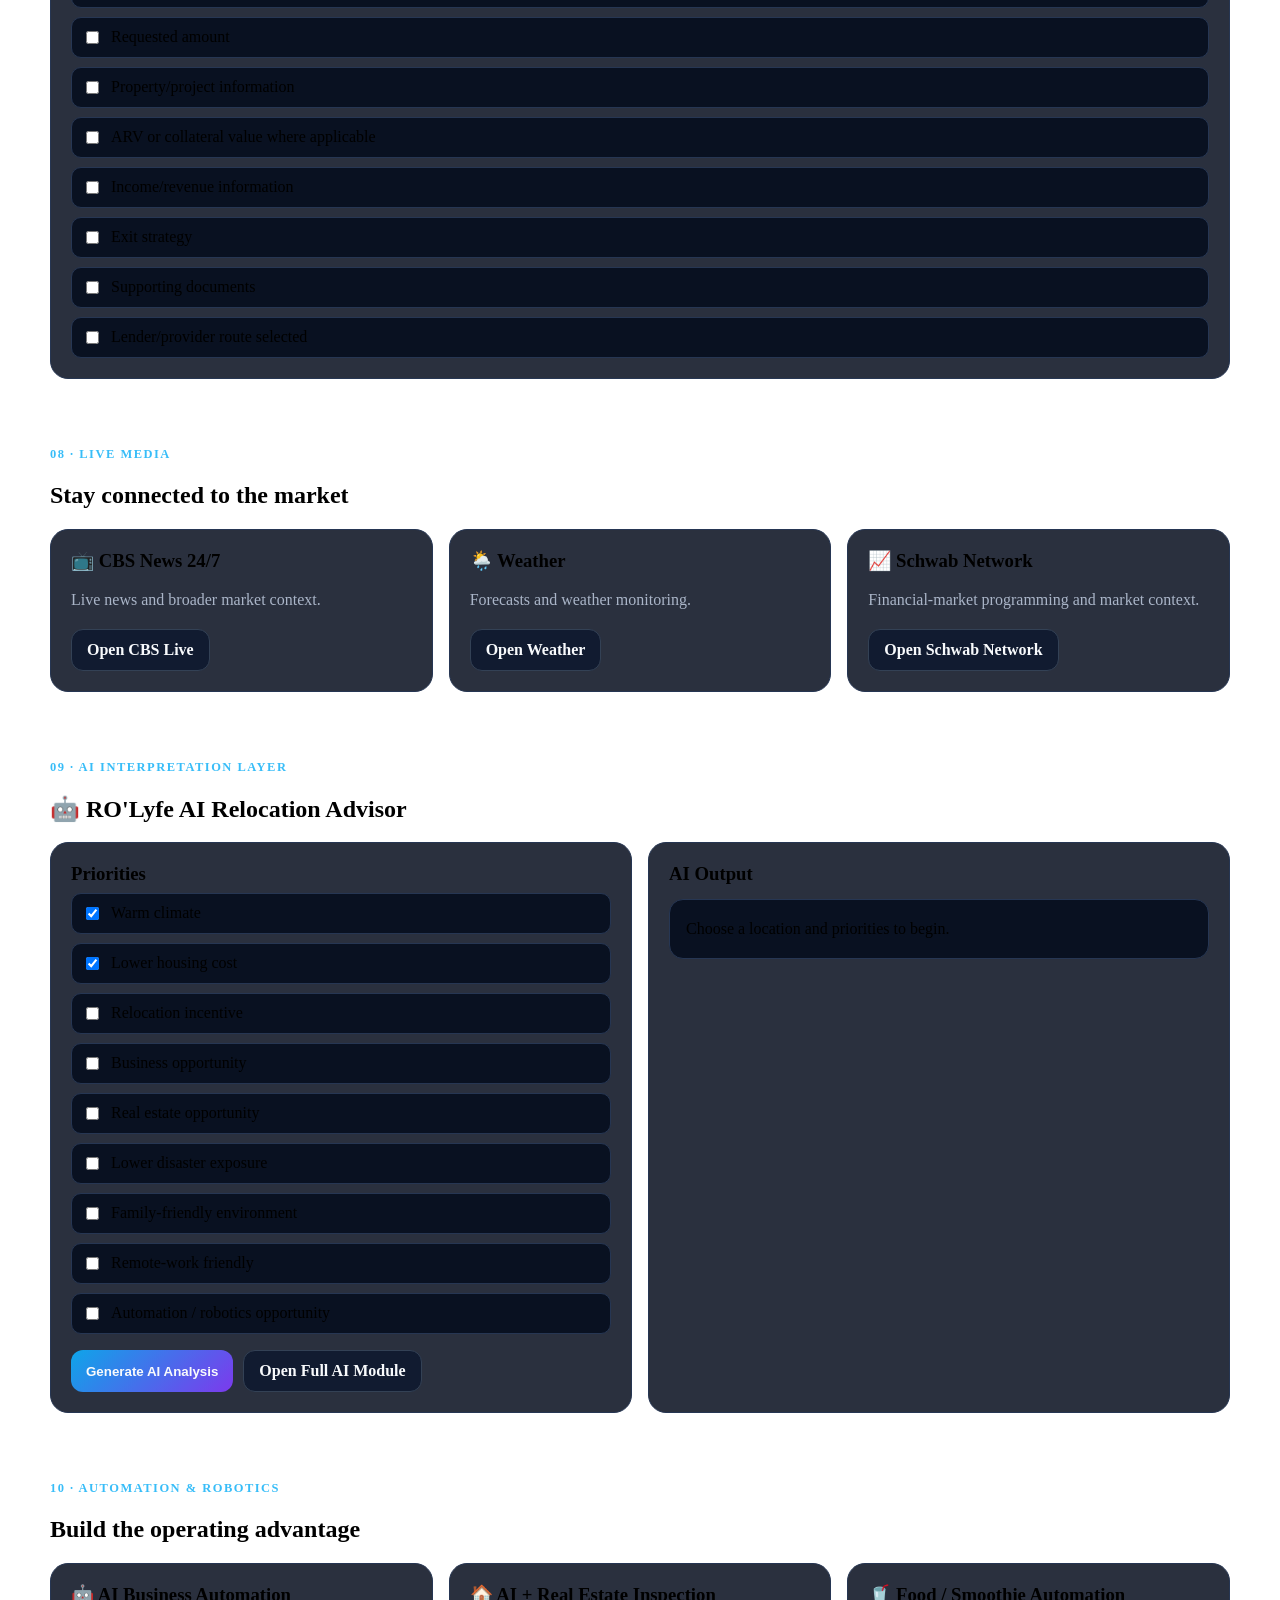
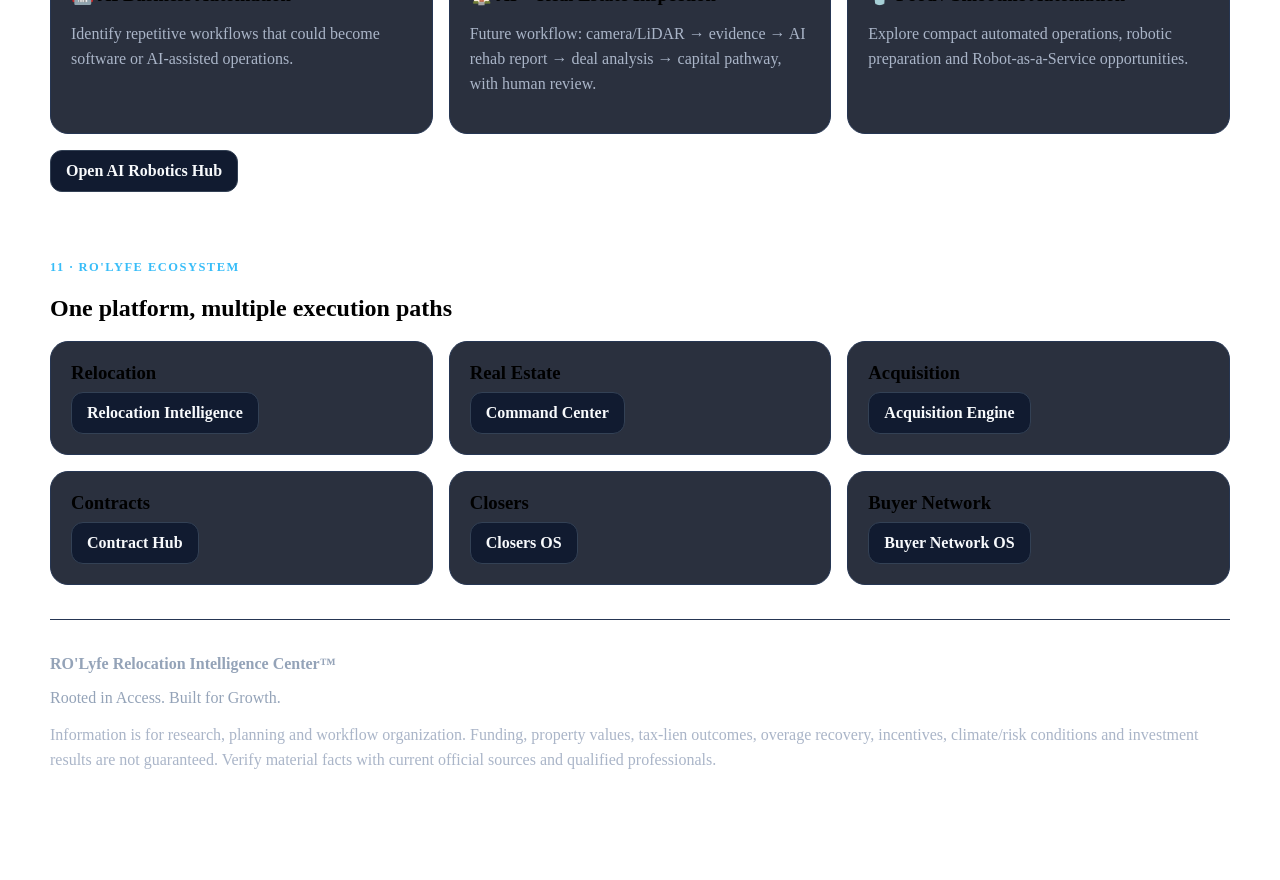
<file: ROlyfe-Relocation-Intelligence-Center-index-upgraded.html>
<!doctype html>
<html lang="en">
<head>
<meta charset="utf-8"><meta name="viewport" content="width=device-width,initial-scale=1,viewport-fit=cover"><meta name="theme-color" content="#070b16">
<meta name="description" content="RO'Lyfe Relocation Intelligence Center — location, climate, risk, housing, opportunity, recovery, capital, AI and automation intelligence.">
<title>RO'Lyfe Relocation Intelligence Center™</title>
<link rel="stylesheet" href="./assets/css/rolyfe-ui.css">
<style>
.ro-page{max-width:1180px;margin:auto;padding:0 18px 48px}.ro-section{scroll-margin-top:90px;padding:34px 0}.ro-grid{display:grid;grid-template-columns:repeat(3,minmax(0,1fr));gap:16px}.ro-grid2{display:grid;grid-template-columns:repeat(2,minmax(0,1fr));gap:16px}.ro-card{background:rgba(13,20,36,.88);border:1px solid #263653;border-radius:18px;padding:20px}.ro-card h3{margin:0 0 8px}.ro-card p,.muted{color:#aab5c8;line-height:1.55}.kicker{font-size:.78rem;letter-spacing:.12em;text-transform:uppercase;color:#38bdf8;font-weight:800}.actions{display:flex;flex-wrap:wrap;gap:10px;margin-top:16px}.btn{appearance:none;border:1px solid #334155;border-radius:12px;padding:11px 15px;background:#111b30;color:#f8fafc;font-weight:800;cursor:pointer;text-decoration:none;display:inline-flex;align-items:center;justify-content:center;gap:8px}.btn.primary{background:linear-gradient(135deg,#0ea5e9,#7c3aed);border:0}.btn.success{background:#14532d}.btn.warn{background:#78350f}.field{display:grid;gap:7px;margin-bottom:13px}.field label{font-weight:700;font-size:.9rem}.field input,.field select,.field textarea{width:100%;box-sizing:border-box;background:#091121;color:#f8fafc;border:1px solid #263653;border-radius:10px;padding:11px}.field textarea{min-height:90px}.result{margin-top:14px;padding:16px;border:1px solid #263653;border-radius:14px;background:#091121;line-height:1.6}.stats{display:grid;grid-template-columns:repeat(4,minmax(0,1fr));gap:10px;margin-top:20px}.stat{padding:15px;border-radius:14px;background:#0d1424;border:1px solid #263653}.stat b{display:block;font-size:1.45rem}.stat span{color:#94a3b8;font-size:.8rem}.hero{padding:48px 0 26px}.hero h1{font-size:clamp(2.1rem,6vw,4.4rem);line-height:.98;margin:10px 0 18px;max-width:850px}.hero p{max-width:780px;color:#b5c0d2;font-size:1.05rem;line-height:1.65}.workflow{display:grid;grid-template-columns:repeat(6,minmax(0,1fr));gap:8px;margin:24px 0}.step{padding:13px;border:1px solid #263653;border-radius:13px;background:#0d1424}.step strong{display:block;color:#38bdf8}.step span{font-size:.82rem;color:#aab5c8}.pills{display:flex;flex-wrap:wrap;gap:7px;margin-top:12px}.pill{padding:6px 9px;border:1px solid #334155;border-radius:999px;font-size:.78rem;color:#cbd5e1}.acc{border:1px solid #263653;border-radius:14px;margin:10px 0;background:#0d1424;overflow:hidden}.acc summary{cursor:pointer;padding:15px;font-weight:800}.acc .body{padding:0 15px 15px;color:#aab5c8}.table{width:100%;border-collapse:collapse}.table th,.table td{padding:10px;border-bottom:1px solid #263653;text-align:left}.table th{color:#38bdf8}.checklist{display:grid;gap:9px}.check{display:flex;gap:9px;align-items:flex-start;padding:10px;border:1px solid #263653;border-radius:10px;background:#091121}.progress{height:8px;background:#172238;border-radius:999px;overflow:hidden}.progress i{display:block;height:100%;width:0;background:linear-gradient(90deg,#22c55e,#38bdf8);transition:width .25s}.compass{display:grid;place-items:center;padding:18px}.dial{width:min(270px,72vw);aspect-ratio:1;border-radius:50%;border:4px solid #334155;position:relative;background:radial-gradient(circle,#111b30 0 48%,#0a1020 49% 100%);display:grid;place-items:center}.ring{position:absolute;inset:11%;border:1px dashed #475569;border-radius:50%}.needle{position:absolute;width:5px;height:42%;background:#38bdf8;transform-origin:50% 100%;bottom:50%;left:calc(50% - 2.5px);border-radius:5px;transition:transform .12s linear}.needle:after{content:"";position:absolute;top:-7px;left:-4px;border-left:6px solid transparent;border-right:6px solid transparent;border-bottom:12px solid #f8fafc}.clabel{position:absolute;font-weight:900}.n{top:9%}.s{bottom:9%}.e{right:9%}.w{left:9%}.readout{text-align:center;margin-top:12px}.degrees{font-size:2rem;font-weight:900}.status2{color:#94a3b8;font-size:.84rem}.hidden{display:none!important}.footer{padding:35px 0;color:#94a3b8;border-top:1px solid #263653}@media(max-width:900px){.ro-grid{grid-template-columns:repeat(2,minmax(0,1fr))}.workflow{grid-template-columns:repeat(3,minmax(0,1fr))}.stats{grid-template-columns:repeat(2,minmax(0,1fr))}}@media(max-width:620px){.ro-grid,.ro-grid2{grid-template-columns:1fr}.workflow{grid-template-columns:repeat(2,minmax(0,1fr))}.hero{padding-top:28px}.ro-page{padding-left:14px;padding-right:14px}}
</style></head>
<body>
<header class="site-header ro-header"><div class="ro-page" style="padding-bottom:0"><div style="display:flex;align-items:center;justify-content:space-between;gap:14px;padding:14px 0"><a href="./" style="text-decoration:none;color:inherit"><strong>RO'Lyfe</strong> <span>Relocation Intelligence</span></a><div><span class="status-dot"></span> Intelligence Center Online <span id="clock" class="muted"></span></div></div><nav class="main-nav" aria-label="Primary"><button onclick="go('overview')">Overview</button><button onclick="go('location')">Locations</button><button onclick="go('intelligence')">Intelligence</button><button onclick="go('property')">Property</button><button onclick="go('opportunity')">Opportunity</button><button onclick="go('capital')">Capital</button><button onclick="go('media')">Media</button><button onclick="go('ai')">AI</button></nav></div></header>
<main class="ro-page">
<section id="overview" class="ro-section hero"><div class="kicker">RO'Lyfe Intelligence Platform</div><h1>Where should you move, invest, live or build?</h1><p>RO'Lyfe combines location, climate, risk, housing, financial, property, opportunity and automation intelligence into one decision workspace.</p><p class="muted">MOVE → INVEST → BUILD → FUND → RECOVER → AUTOMATE</p><div class="actions"><button class="btn primary" onclick="go('location')">🚀 Start Here</button><button class="btn" onclick="go('compass')">🧭 Open Compass</button><button class="btn" onclick="go('ai')">🤖 Ask RO'Lyfe AI</button></div><div class="stats"><div class="stat"><b>PA</b><span>Starting market</span></div><div class="stat"><b>50</b><span>State expansion</span></div><div class="stat"><b>ZIP+</b><span>Location depth</span></div><div class="stat"><b>6</b><span>Core domains</span></div></div></section>
<section class="ro-section"><div class="kicker">Start Here</div><h2>From question to actionable intelligence</h2><div class="workflow"><div class="step"><strong>01</strong><span>Choose location</span></div><div class="step"><strong>02</strong><span>Choose purpose</span></div><div class="step"><strong>03</strong><span>Set priorities</span></div><div class="step"><strong>04</strong><span>Let RO'Lyfe examine it</span></div><div class="step"><strong>05</strong><span>Review intelligence</span></div><div class="step"><strong>06</strong><span>Ask AI / act</span></div></div></section>
<section id="location" class="ro-section"><div class="kicker">01 · Location Intelligence</div><h2>Choose the place and purpose</h2><div class="ro-card"><div class="ro-grid2"><div class="field"><label>City, ZIP, county or state</label><input id="locationSearch" placeholder="Philadelphia, PA or 19104"></div><div class="field"><label>State</label><select id="stateSelect"><option value="">Select a state</option><option>Alabama</option><option>Alaska</option><option>Arizona</option><option>Arkansas</option><option>California</option><option>Colorado</option><option>Connecticut</option><option>Delaware</option><option>Florida</option><option>Georgia</option><option>Hawaii</option><option>Idaho</option><option>Illinois</option><option>Indiana</option><option>Iowa</option><option>Kansas</option><option>Kentucky</option><option>Louisiana</option><option>Maine</option><option>Maryland</option><option>Massachusetts</option><option>Michigan</option><option>Minnesota</option><option>Mississippi</option><option>Missouri</option><option>Montana</option><option>Nebraska</option><option>Nevada</option><option>New Hampshire</option><option>New Jersey</option><option>New Mexico</option><option>New York</option><option>North Carolina</option><option>North Dakota</option><option>Ohio</option><option>Oklahoma</option><option>Oregon</option><option>Pennsylvania</option><option>Rhode Island</option><option>South Carolina</option><option>South Dakota</option><option>Tennessee</option><option>Texas</option><option>Utah</option><option>Vermont</option><option>Virginia</option><option>Washington</option><option>West Virginia</option><option>Wisconsin</option><option>Wyoming</option><option>All 50 States</option></select></div></div><div class="ro-grid2"><div class="field"><label>Primary purpose</label><select id="purpose"><option>Move</option><option>Remote Work</option><option>Family</option><option>Business</option><option>Real Estate</option><option>Investment</option><option>Retirement</option><option>Relocation Incentive</option><option>Overage</option><option>Tax Lien</option><option>Automation / Robotics</option></select></div><div class="field"><label>Top priority</label><select id="priority"><option>Warm climate</option><option>Lower housing cost</option><option>Relocation incentive</option><option>Business opportunity</option><option>Real estate opportunity</option><option>Lower disaster exposure</option><option>Family-friendly environment</option><option>Remote-work friendly</option><option>Automation / robotics opportunity</option></select></div></div><div class="actions"><button class="btn primary" onclick="runSearch()">🔎 Examine Location</button><button class="btn" onclick="save()">💾 Save Analysis</button><button class="btn" onclick="resume()">↩ Resume Saved</button></div><div id="searchResult" class="result">Choose a location and purpose to begin.</div></div></section>
<section id="intelligence" class="ro-section"><div class="kicker">02 · Intelligence Stack</div><h2>What RO'Lyfe examines</h2><p class="muted">Six core domains. AI is the interpretation layer.</p><div class="ro-grid"><article class="ro-card"><h3>📍 Location</h3><p>State, city, ZIP, geography, regional fit and relocation context.</p></article><article class="ro-card"><h3>☀️ Climate</h3><p>Heat, cold, snow, rain, flooding and climate considerations.</p></article><article class="ro-card"><h3>⚠️ Risk</h3><p>Flood, tornado, hurricane, wildfire, earthquake, heat, winter and drought exposure.</p></article><article class="ro-card"><h3>🏠 Property</h3><p>Housing, property research, deal analysis, ARV, financing and offer scenarios.</p></article><article class="ro-card"><h3>💰 Financial</h3><p>Housing costs, financing, calculators, cash flow, LTV, DSCR and readiness.</p></article><article class="ro-card"><h3>🚀 Opportunity</h3><p>Business, incentives, overage, tax liens, real estate, automation and robotics.</p></article></div></section>
<section id="results" class="ro-section"><div class="kicker">03 · Results Workspace</div><h2>Your intelligence results</h2><div class="ro-grid2"><div class="ro-card"><h3>Analysis Summary</h3><div id="summary" class="result">Run an examination to populate the workspace.</div></div><div class="ro-card"><h3>Qualification Progress</h3><div class="progress"><i id="bar"></i></div><p id="pct" class="muted">0% complete</p><div id="checks" class="checklist"></div><div class="actions"><button class="btn" onclick="downloadResults()">⬇ Download Results</button><button class="btn" onclick="save()">💾 Save Progress</button></div></div></div><details class="acc"><summary>Location / Climate / Risk Findings</summary><div class="body" id="locationFindings">Run an examination first.</div></details><details class="acc"><summary>Housing / Property Findings</summary><div class="body">Use the property workspace below for deal-level analysis.</div></details><details class="acc"><summary>Opportunity / Capital Findings</summary><div class="body">Opportunity and funding routes appear here as the workflow develops.</div></details></section>
<section id="compass" class="ro-section"><div class="kicker">04 · Location Utility</div><h2>🧭 RO'Lyfe Digital Compass</h2><p class="muted">Uses the phone's orientation sensor when supported. Basic compass operation does not require location permission.</p><div class="ro-card compass"><div class="dial"><div class="ring"></div><span class="clabel n">N</span><span class="clabel s">S</span><span class="clabel e">E</span><span class="clabel w">W</span><div id="needle" class="needle"></div></div><div class="readout"><div id="degrees" class="degrees">—°</div><div id="direction">Waiting for sensor permission</div><div id="compassStatus" class="status2">Tap Enable Compass on a supported phone.</div></div><div class="actions"><button class="btn primary" onclick="enableCompass()">🧭 Enable Compass</button><button class="btn" onclick="resetCompass()">Reset</button></div></div></section>
<section id="property" class="ro-section"><div class="kicker">05 · Property & Finance</div><h2>Deal analysis and 3-tier offer calculator</h2><div class="ro-grid2"><div class="ro-card"><h3>Standard Funding Calculator</h3><div class="field"><label>Loan Type</label><select id="loanType"><option>Business Term Loan</option><option>SBA 7(a)</option><option>SBA 504 / Real Estate</option><option>Real Estate LOC</option><option>HELOC / Equity Line</option><option>DSCR Rental Loan</option><option>Fix & Flip / Rehab Loan</option><option>Bridge Loan</option><option>Private Money Loan</option><option>Working Capital Loan</option><option>Equipment Financing</option></select></div><div class="ro-grid2"><div class="field"><label>Loan Amount</label><input id="loanAmount" type="number" placeholder="250000"></div><div class="field"><label>Interest %</label><input id="loanRate" type="number" step=".01" placeholder="12.99"></div><div class="field"><label>Term Months</label><input id="loanTerm" type="number" value="60"></div><div class="field"><label>Points %</label><input id="loanPoints" type="number" step=".01" value="2.99"></div><div class="field"><label>ARV / Collateral</label><input id="loanArv" type="number" placeholder="395000"></div><div class="field"><label>Monthly Income / Rent</label><input id="income" type="number" placeholder="3500"></div></div><button class="btn primary" onclick="calcFunding()">Calculate</button><div id="fundingResult" class="result">Enter numbers to calculate payment, fees, LTV and basic readiness signals.</div></div><div class="ro-card"><h3>3-Tier Real Estate Offer</h3><div class="field"><label>ARV</label><input id="arv" type="number" placeholder="395000"></div><div class="field"><label>Rehab / Other Costs</label><input id="rehab" type="number" placeholder="114000"></div><button class="btn primary" onclick="calcOffers()">Build Offer Scenarios</button><div id="offerResult" class="result">Defaults: Cash 50% ARV · Seller Carry 65% ARV, 5% down, 5% · Seller Financing 75% ARV, 6%, 5-year balloon.</div></div></div></section>
<section id="opportunity" class="ro-section"><div class="kicker">06 · Opportunity Recovery</div><h2>Overage + Tax Lien Intelligence</h2><p class="muted">Research and qualification workflows. Verify every property, lien, claimant, deadline, fee and legal requirement with the appropriate official source or professional.</p><div class="ro-grid2"><div class="ro-card"><h3>💵 Overage / Surplus Funds</h3><p>Track a potential surplus from identification through verification, documentation and recovery.</p><div class="ro-grid2"><div class="field"><label>Potential Overage</label><input id="overage" type="number" placeholder="25000"></div><div class="field"><label>RO'Lyfe Modeled Fee</label><select id="fee"><option value="10">10%</option><option value="15">15%</option><option value="20">20%</option><option value="25">25%</option><option value="30">30%</option><option value="35">35%</option><option value="40">40%</option></select></div></div><button class="btn success" onclick="calcOverage()">Calculate Overage Split</button><div id="overageResult" class="result">Model a 10%–40% fee for planning purposes.</div><div class="actions"><a class="btn" target="_blank" rel="noopener" href="https://rolrichman.github.io/ROLyfe-Overage-Calculator/">Open Overage Platform</a></div><div class="pills"><span class="pill">Locate</span><span class="pill">Verify</span><span class="pill">Claimant</span><span class="pill">Documentation</span><span class="pill">Recovery</span></div></div><div class="ro-card"><h3>🏛️ Tax Lien Intelligence</h3><p>Organize tax-lien research before investing or pursuing a property.</p><div class="field"><label>Property / Parcel</label><input id="parcel" placeholder="Address, parcel ID or owner"></div><div class="field"><label>Research Notes</label><textarea id="taxNotes" placeholder="Lien amount, tax status, sale date, redemption/expiration, county source, title concerns..."></textarea></div><button class="btn warn" onclick="taxChecklist()">Build Due-Diligence Checklist</button><div id="taxResult" class="result">No tax-lien determination is made here. Confirm the record with the county/municipal authority and applicable law.</div></div></div></section>
<section id="capital" class="ro-section"><div class="kicker">07 · Capital</div><h2>Funding Center</h2><p class="muted">Qualify first → package information → route to the appropriate provider. RO'Lyfe does not guarantee funding.</p><div class="ro-grid"><div class="ro-card"><h3>📄 Fillable Pre-Loan Application</h3><p>The verified RO'Lyfe PDF contains interactive form fields.</p><a class="btn primary" href="./assets/docs/ROlyfe-Fillable-Pre-Loan-Application.pdf" download>Download Fillable Application</a></div><div class="ro-card"><h3>🧾 Funding Package</h3><p>Package borrower/entity, property, project, requested amount, strategy, exit plan and documents.</p><button class="btn" onclick="alert('Funding Package workflow ready for the next intake layer.')">Build Package</button></div><div class="ro-card"><h3>🔗 Funding Routes</h3><p>Startup, revenue/working capital, real estate, SBA, equipment, business credit and partner routes.</p><div class="actions"><a class="btn" target="_blank" rel="noopener" href="https://my.americasfundingexperts.com/?id=1820217000190862001">Funding Hub</a><a class="btn" target="_blank" rel="noopener" href="https://my.americasfundingexperts.com/f/real-estate?id=1820217000190862001">Real Estate</a></div></div></div><div class="ro-card" style="margin-top:16px"><h3>Pre-Loan Qualification Checklist</h3><div id="fundingChecklist" class="checklist"></div></div></section>
<section id="media" class="ro-section"><div class="kicker">08 · Live Media</div><h2>Stay connected to the market</h2><div class="ro-grid"><div class="ro-card"><h3>📺 CBS News 24/7</h3><p>Live news and broader market context.</p><a class="btn" target="_blank" rel="noopener" href="https://www.cbsnews.com/live/">Open CBS Live</a></div><div class="ro-card"><h3>🌦️ Weather</h3><p>Forecasts and weather monitoring.</p><a class="btn" target="_blank" rel="noopener" href="https://weather.com/">Open Weather</a></div><div class="ro-card"><h3>📈 Schwab Network</h3><p>Financial-market programming and market context.</p><a class="btn" target="_blank" rel="noopener" href="https://schwabnetwork.com/">Open Schwab Network</a></div></div></section>
<section id="ai" class="ro-section"><div class="kicker">09 · AI Interpretation Layer</div><h2>🤖 RO'Lyfe AI Relocation Advisor</h2><div class="ro-grid2"><div class="ro-card"><h3>Priorities</h3><div class="checklist"><label class="check"><input data-priority="Warm climate" type="checkbox" checked> Warm climate</label><label class="check"><input data-priority="Lower housing cost" type="checkbox" checked> Lower housing cost</label><label class="check"><input data-priority="Relocation incentive" type="checkbox"> Relocation incentive</label><label class="check"><input data-priority="Business opportunity" type="checkbox"> Business opportunity</label><label class="check"><input data-priority="Real estate opportunity" type="checkbox"> Real estate opportunity</label><label class="check"><input data-priority="Lower disaster exposure" type="checkbox"> Lower disaster exposure</label><label class="check"><input data-priority="Family-friendly environment" type="checkbox"> Family-friendly environment</label><label class="check"><input data-priority="Remote-work friendly" type="checkbox"> Remote-work friendly</label><label class="check"><input data-priority="Automation / robotics opportunity" type="checkbox"> Automation / robotics opportunity</label></div><div class="actions"><button class="btn primary" onclick="aiAnalyze()">Generate AI Analysis</button><a class="btn" href="./modules/ai/">Open Full AI Module</a></div></div><div class="ro-card"><h3>AI Output</h3><div id="aiOutput" class="result">Choose a location and priorities to begin.</div></div></div></section>
<section class="ro-section"><div class="kicker">10 · Automation & Robotics</div><h2>Build the operating advantage</h2><div class="ro-grid"><div class="ro-card"><h3>🤖 AI Business Automation</h3><p>Identify repetitive workflows that could become software or AI-assisted operations.</p></div><div class="ro-card"><h3>🏠 AI + Real Estate Inspection</h3><p>Future workflow: camera/LiDAR → evidence → AI rehab report → deal analysis → capital pathway, with human review.</p></div><div class="ro-card"><h3>🥤 Food / Smoothie Automation</h3><p>Explore compact automated operations, robotic preparation and Robot-as-a-Service opportunities.</p></div></div><div class="actions"><a class="btn" target="_blank" rel="noopener" href="https://rolrichman.github.io/RO-Lyfe-AI-Robotics-Hub/">Open AI Robotics Hub</a></div></section>
<section class="ro-section"><div class="kicker">11 · RO'Lyfe Ecosystem</div><h2>One platform, multiple execution paths</h2><div class="ro-grid"><div class="ro-card"><h3>Relocation</h3><a class="btn" href="./">Relocation Intelligence</a></div><div class="ro-card"><h3>Real Estate</h3><a class="btn" target="_blank" rel="noopener" href="https://rolrichman.github.io/RO-Lyfe-Real-Estate-Command-Center/">Command Center</a></div><div class="ro-card"><h3>Acquisition</h3><a class="btn" target="_blank" rel="noopener" href="https://rolrichman.github.io/rolyfe-acquisition-engine/">Acquisition Engine</a></div><div class="ro-card"><h3>Contracts</h3><a class="btn" target="_blank" rel="noopener" href="https://rolrichman.github.io/rolyfe-contract-documents-hub/">Contract Hub</a></div><div class="ro-card"><h3>Closers</h3><a class="btn" target="_blank" rel="noopener" href="https://rolrichman.github.io/RO-Lyfe-Closers-OS/">Closers OS</a></div><div class="ro-card"><h3>Buyer Network</h3><a class="btn" target="_blank" rel="noopener" href="https://rolrichman.github.io/RO-Lyfe-Buyer-Network-OS/">Buyer Network OS</a></div></div></section>
<footer class="footer"><strong>RO'Lyfe Relocation Intelligence Center™</strong><p>Rooted in Access. Built for Growth.</p><p class="muted">Information is for research, planning and workflow organization. Funding, property values, tax-lien outcomes, overage recovery, incentives, climate/risk conditions and investment results are not guaranteed. Verify material facts with current official sources and qualified professionals.</p></footer>
</main>
<script src="./js/rolyfe-ui.js"></script><script src="./js/calculator.js"></script><script src="./js/calendar.js"></script><script src="./js/media.js"></script><script src="./js/funding-router.js"></script>
<script src="./modules/ai/ai.js"></script><script src="./modules/ai/advisor.js"></script><script src="./modules/ai/location-analysis.js"></script><script src="./modules/ai/property-analysis.js"></script>
<script>
const KEY='rolyfe-relocation-v2';function go(id){document.getElementById(id)?.scrollIntoView({behavior:'smooth',block:'start'})}function esc(v){return String(v??'').replace(/[&<>"']/g,c=>({'&':'&amp;','<':'&lt;','>':'&gt;','"':'&quot;',"'":'&#39;'}[c]))}function money(n){return Number(n||0).toLocaleString('en-US',{style:'currency',currency:'USD',maximumFractionDigits:2})}function priorities(){return [...document.querySelectorAll('[data-priority]:checked')].map(x=>x.dataset.priority)}
function runSearch(){const location=(document.getElementById('locationSearch').value||document.getElementById('stateSelect').value||'Selected market').trim(),purpose=document.getElementById('purpose').value,priority=document.getElementById('priority').value;const d={location,purpose,priority,priorities:priorities(),updatedAt:new Date().toISOString()};localStorage.setItem(KEY,JSON.stringify(d));document.getElementById('searchResult').innerHTML='<strong>Analysis started:</strong> '+esc(location)+' · <strong>Purpose:</strong> '+esc(purpose)+' · <strong>Priority:</strong> '+esc(priority);document.getElementById('summary').innerHTML='<strong>'+esc(location)+'</strong><br>Purpose: '+esc(purpose)+'<br>Priority: '+esc(priority);document.getElementById('locationFindings').textContent='Location selected: '+location+'. Current climate/risk facts should be populated from current source data before being treated as decision-grade.';buildChecks(purpose);try{window.ROlyfeAI?.setLocation?.(location);window.ROlyfeAI?.setPurpose?.(purpose);window.ROlyfeAI?.setPreferences?.({priorities:priorities()})}catch(e){console.debug(e)}go('results')}
function buildChecks(purpose){let a=purpose==='Overage'?['Opportunity identified','Official record verified','Surplus amount verified','Claimant eligibility reviewed','Documents identified','Fee agreement reviewed','Claim process verified']:purpose==='Tax Lien'?['Property/parcel identified','Official lien verified','Lien amount/date verified','Redemption rules verified','Title/encumbrances reviewed','Exit strategy documented','Professional review where needed']:['Location identified','Purpose selected','Priorities selected','Climate reviewed','Risk reviewed','Housing reviewed','Opportunity reviewed','Next action selected'];document.getElementById('checks').innerHTML=a.map(x=>'<label class="check"><input class="q" type="checkbox" onchange="progress()"> '+esc(x)+'</label>').join('');progress()}
function progress(){const q=[...document.querySelectorAll('.q')],n=q.filter(x=>x.checked).length,p=q.length?Math.round(n/q.length*100):0;document.getElementById('bar').style.width=p+'%';document.getElementById('pct').textContent=p+'% complete'}function save(){const d=JSON.parse(localStorage.getItem(KEY)||'{}');d.checks=[...document.querySelectorAll('.q')].map(x=>x.checked);d.savedAt=new Date().toISOString();localStorage.setItem(KEY,JSON.stringify(d));alert('RO’Lyfe analysis saved on this device.')}function resume(){const d=JSON.parse(localStorage.getItem(KEY)||'null');if(!d){alert('No saved analysis found on this device.');return}document.getElementById('locationSearch').value=d.location||'';document.getElementById('purpose').value=d.purpose||'Move';runSearch();(d.checks||[]).forEach((v,i)=>{const x=document.querySelectorAll('.q')[i];if(x)x.checked=v});progress()}
function downloadResults(){const d=JSON.parse(localStorage.getItem(KEY)||'{}');d.generatedAt=new Date().toISOString();d.priorities=priorities();d.funding=document.getElementById('fundingResult').innerText;d.offers=document.getElementById('offerResult').innerText;d.overage=document.getElementById('overageResult').innerText;d.taxLien=document.getElementById('taxResult').innerText;const a=document.createElement('a');a.href=URL.createObjectURL(new Blob([JSON.stringify(d,null,2)],{type:'application/json'}));a.download='ROlyfe-analysis-'+new Date().toISOString().slice(0,10)+'.json';a.click();setTimeout(()=>URL.revokeObjectURL(a.href),1000)}
function calcFunding(){const P=+document.getElementById('loanAmount').value||0,r=(+document.getElementById('loanRate').value||0)/1200,n=+document.getElementById('loanTerm').value||0,pts=+document.getElementById('loanPoints').value||0,arv=+document.getElementById('loanArv').value||0,inc=+document.getElementById('income').value||0,pay=P&&n?(r?P*r/(1-Math.pow(1+r,-n)):P/n):0;document.getElementById('fundingResult').innerHTML='<strong>Monthly payment:</strong> '+money(pay)+'<br><strong>Points/fees:</strong> '+money(P*pts/100)+'<br><strong>LTV:</strong> '+(arv?(P/arv*100).toFixed(1)+'%':'—')+'<br><strong>Income/payment:</strong> '+(pay?(inc/pay).toFixed(2)+'x':'—')+'<br><span class="muted">Scenario only; lender terms may differ.</span>'}
function calcOffers(){const a=+document.getElementById('arv').value||0;if(!a){document.getElementById('offerResult').textContent='Enter an ARV first.';return}const c=a*.5,s=a*.65,f=a*.75;document.getElementById('offerResult').innerHTML='<table class="table"><tr><th>Scenario</th><th>Offer</th><th>Terms</th></tr><tr><td>All Cash</td><td>'+money(c)+'</td><td>50% ARV</td></tr><tr><td>Seller Carry</td><td>'+money(s)+'</td><td>65% ARV · 5% down · 5% · 4 years</td></tr><tr><td>Seller Financing</td><td>'+money(f)+'</td><td>75% ARV · 6% · 5-year balloon</td></tr></table>'}
function calcOverage(){const a=+document.getElementById('overage').value||0,p=+document.getElementById('fee').value||10;if(!a){document.getElementById('overageResult').textContent='Enter a potential overage amount.';return}const fee=a*p/100;document.getElementById('overageResult').innerHTML='<strong>Potential overage:</strong> '+money(a)+'<br><strong>Modeled RO’Lyfe fee ('+p+'%):</strong> '+money(fee)+'<br><strong>Remaining:</strong> '+money(a-fee)+'<br><span class="muted">Planning calculation only; actual compensation and legal requirements depend on the agreement and jurisdiction.</span>'}
function taxChecklist(){const p=esc(document.getElementById('parcel').value||'Selected property'),items=['Confirm official parcel/property record','Confirm tax-lien amount and filing date','Identify taxing authority and procedure','Verify redemption period and deadlines','Review title, mortgages and encumbrances','Confirm economics and exit strategy','Document sources and retrieval date','Obtain appropriate legal/title/tax guidance'];document.getElementById('taxResult').innerHTML='<strong>Checklist for '+p+':</strong><ul>'+items.map(x=>'<li>'+x+'</li>').join('')+'</ul><span class="muted">Secondary databases are not the final legal record.</span>'}
async function aiAnalyze(){const place=document.getElementById('locationSearch').value||document.getElementById('stateSelect').value||'Selected market',purpose=document.getElementById('purpose').value;let out='<strong>RO’Lyfe AI Analysis</strong><br><br>Location: '+esc(place)+'<br>Purpose: '+esc(purpose)+'<br>Priorities: '+esc(priorities().join(', ')||'None')+'<br><br>';try{if(window.ROlyfeAI?.analyze){out+='<pre style="white-space:pre-wrap">'+esc(JSON.stringify(await window.ROlyfeAI.analyze({location:place,purpose,priorities:priorities()}),null,2))+'</pre>'}else if(window.ROlyfeAdvisor?.analyze){out+='<pre style="white-space:pre-wrap">'+esc(JSON.stringify(await window.ROlyfeAdvisor.analyze({question:'Analyze '+place+' for '+purpose,location:place,purpose,priorities:priorities()}),null,2))+'</pre>'}else out+='<span class="muted">AI engine is unavailable in this session. Open the full AI module to inspect engine status.</span>'}catch(e){out+='<span class="muted">AI bridge error; existing engine files were not modified.</span>';console.error(e)}document.getElementById('aiOutput').innerHTML=out}
let compassOn=false;function enableCompass(){if(!window.DeviceOrientationEvent){document.getElementById('compassStatus').textContent='Device orientation is not supported by this browser.';return}const start=()=>{compassOn=true;window.addEventListener('deviceorientationabsolute',orient,true);window.addEventListener('deviceorientation',orient,true);document.getElementById('compassStatus').textContent='Compass sensor active. Keep the phone level for best results.'};try{if(typeof DeviceOrientationEvent.requestPermission==='function'){DeviceOrientationEvent.requestPermission().then(p=>p==='granted'?start():document.getElementById('compassStatus').textContent='Sensor permission was not granted.').catch(()=>document.getElementById('compassStatus').textContent='Could not request sensor permission.')}else start()}catch(e){document.getElementById('compassStatus').textContent='Compass could not be initialized.'}}function orient(e){let h=typeof e.webkitCompassHeading==='number'?e.webkitCompassHeading:(typeof e.alpha==='number'?(360-e.alpha)%360:null);if(h==null||Number.isNaN(h))return;document.getElementById('needle').style.transform='rotate('+h+'deg)';document.getElementById('degrees').textContent=Math.round(h)+'°';document.getElementById('direction').textContent=['N','NE','E','SE','S','SW','W','NW'][Math.round(h/45)%8]}function resetCompass(){window.removeEventListener('deviceorientationabsolute',orient,true);window.removeEventListener('deviceorientation',orient,true);document.getElementById('needle').style.transform='rotate(0deg)';document.getElementById('degrees').textContent='—°';document.getElementById('direction').textContent='Waiting for sensor permission';document.getElementById('compassStatus').textContent='Tap Enable Compass on a supported phone.'}
function initFundingChecklist(){const a=['Purpose identified','Loan type selected','Requested amount','Property/project information','ARV or collateral value where applicable','Income/revenue information','Exit strategy','Supporting documents','Lender/provider route selected'];document.getElementById('fundingChecklist').innerHTML=a.map(x=>'<label class="check"><input type="checkbox"> '+x+'</label>').join('')}
setInterval(()=>{const x=document.getElementById('clock');if(x)x.textContent=new Date().toLocaleString([], {month:'short',day:'numeric',hour:'numeric',minute:'2-digit'})},1000);document.addEventListener('DOMContentLoaded',()=>{initFundingChecklist();const d=localStorage.getItem(KEY);if(d)document.getElementById('searchResult').innerHTML='<strong>Saved RO’Lyfe analysis detected.</strong> Use Resume Saved to continue.'});
</script></body></html>
</file>
<file: assets/css/rolyfe-ui.css>

</file>
